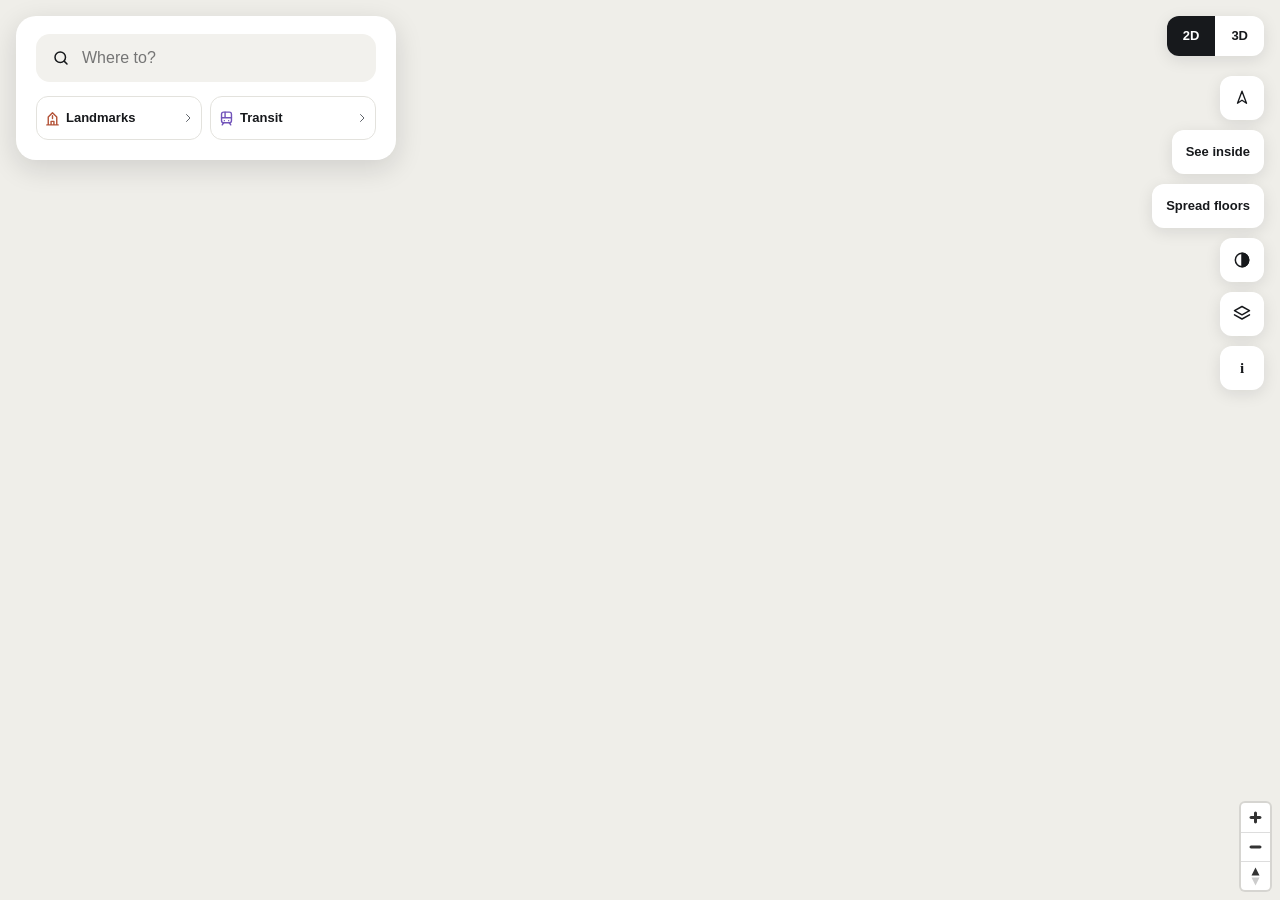
<file: index.html>
<!doctype html>
<html lang="en">
<head>
<meta charset="utf-8">
<meta name="viewport" content="width=device-width, initial-scale=1">
<title>Zed Maps</title>
<!-- The project's home is the global map. The first concept station that used to open here is concept.html. -->
<meta http-equiv="refresh" content="0; url=./map/index.html">
<script>location.replace('./map/index.html' + location.search + location.hash);</script>
</head>
<body>
<p><a href="./map/index.html">Open the map</a> · <a href="./concept.html">Concept station</a></p>
</body>
</html>
</file>
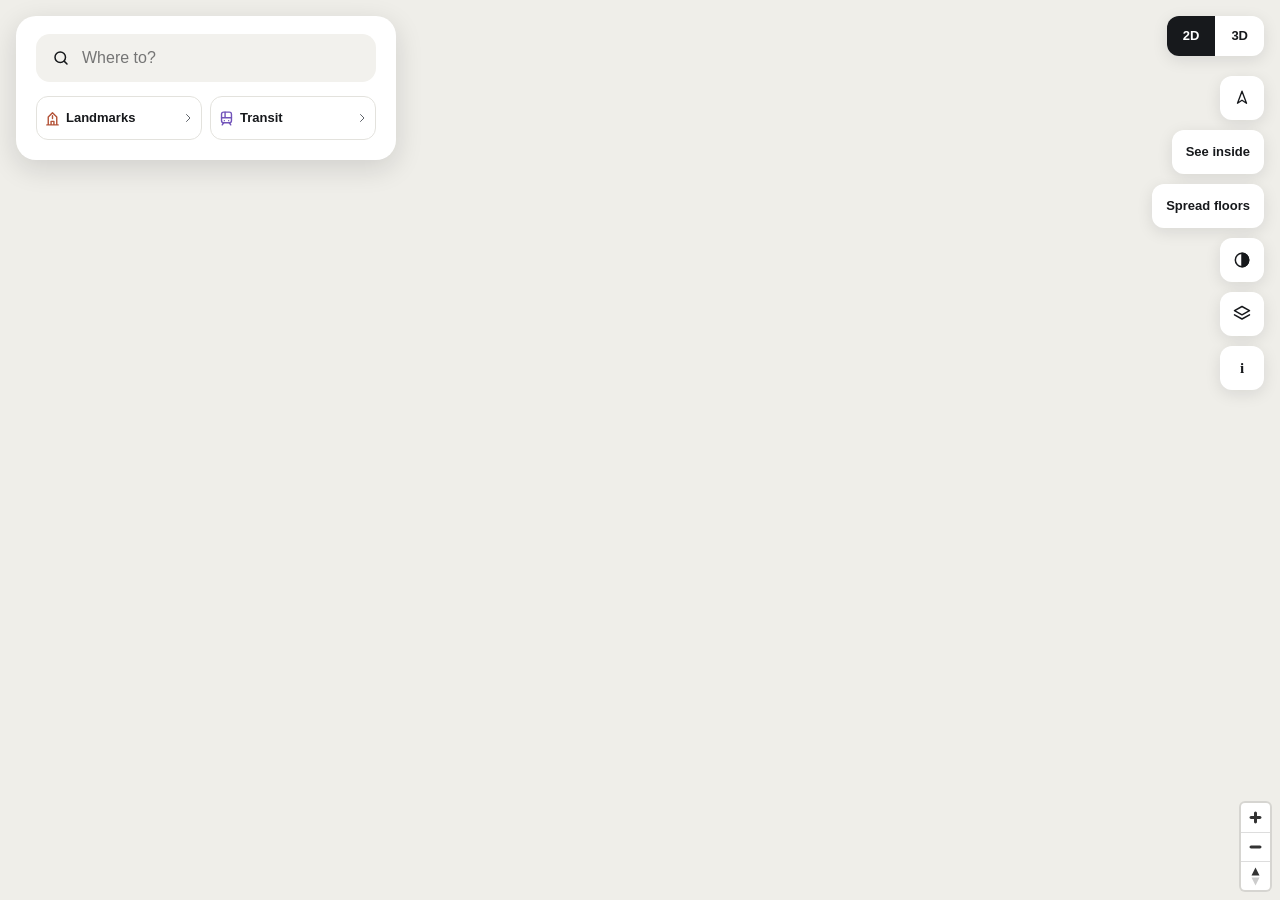
<file: map/index.html>
<!doctype html>
<html lang="en">
<head>
  <meta charset="utf-8">
  <meta name="viewport" content="width=device-width, initial-scale=1, viewport-fit=cover">
  <title>Zed Maps</title>
  <!-- display choice, settled before anything is drawn: interface (light / dark) and scene (day / night), each Auto unless chosen.
       Auto interface follows the device. Auto scene follows the interface: day with light, night with dark, so on Auto the two agree -->
  <script>
    (function () {
      var get = function (k) { try { return localStorage.getItem(k); } catch (e) { return null; } };
      var ui = get("zed.ui") || "auto", scene = get("zed.scene") || "auto", e = document.documentElement;
      // the same two rules, kept for the page to ask again when a choice changes (app.js, setDisplay)
      window.zedDisplay = {
        theme: function (p) { return p === "auto" ? (matchMedia("(prefers-color-scheme: dark)").matches ? "dark" : "light") : p; },
        scene: function (p, uiPref) { return p === "auto" ? (window.zedDisplay.theme(uiPref) === "dark" ? "night" : "day") : p; }
      };
      e.dataset.uiPref = ui; e.dataset.scenePref = scene;
      e.dataset.theme = window.zedDisplay.theme(ui);
      e.dataset.scene = window.zedDisplay.scene(scene, ui);
    })();
  </script>
  <meta name="description" content="From the subway to the door: arrival routes to 11 Manhattan landmarks, rebuilt from public evidence.">
  <!-- libraries ship with the site (web/vendor: MapLibre GL 4.7.1, BSD-3; three.js r160, MIT), fetched in parallel -->
  <!-- before any module or modulepreload: a cached preload resolves "three" at once, and fails without this map -->
  <script type="importmap">
    {
      "imports": {
        "three": "./vendor/three@0.160.0/build/three.module.min.js",
        "three/addons/": "./vendor/three@0.160.0/examples/jsm/",
        "../vendor/three.module.min.js": "./vendor/three@0.160.0/build/three.module.min.js",
        "./continuation.js": "./continuation.js?v=5b8f7ca2e3",
        "./penn-continuation.js": "./penn-continuation.js?v=ef05f94948",
        "./station-route-player.js": "./station-route-player.js?v=942fcf81c2",
        "./station-door-preview.js": "./station-door-preview.js?v=9e084ec2a5",
        "./station-fixtures.js": "./station-fixtures.js?v=e7e5880fd4",
        "./landmark.js": "./landmark.js?v=12b75b3168",
        "./entrances3d.js": "./entrances3d.js?v=ee4dd84a46",
        "./walker3d.js": "./walker3d.js?v=28aba42b0a",
        "./station3d.js": "./station3d.js?v=ab33850aa5",
        "./towers3d.js": "./towers3d.js?v=f59a71ef62",
        "./floorkit.js": "./floorkit.js?v=1e65d60056",
        "./symbols.js": "./symbols.js?v=61731e755e",
        "./journey.js": "./journey.js?v=9bc2f5fcc2",
        "./perf.js": "./perf.js?v=65faaaa38f",
        "./penn-map.js": "./penn-map.js?v=5572e8485d",
        "./penn-motion.js": "./penn-motion.js?v=3859ca25a8",
        "./cpt-station/station-fixtures.js": "./cpt-station/station-fixtures.js?v=b217499786",
        "./penn-station/anchors.js": "./penn-station/anchors.js?v=974dae663f",
        "./penn-station/app.js": "./penn-station/app.js?v=cc27887bb9",
        "./penn-station/circulation-layout.js": "./penn-station/circulation-layout.js?v=84020b2902",
        "./penn-station/connection-layout.js": "./penn-station/connection-layout.js?v=d50d7f58b3",
        "./penn-station/entrance-data.js": "./penn-station/entrance-data.js?v=603ab82eac",
        "./penn-station/entrance-model.js": "./penn-station/entrance-model.js?v=a371f87688",
        "./penn-station/exterior.js": "./penn-station/exterior.js?v=bad13c4ced",
        "./penn-station/floorkit.js": "./penn-station/floorkit.js?v=46db4ae176",
        "./penn-station/interior-clearance.js": "./penn-station/interior-clearance.js?v=3a7024638e",
        "./penn-station/journeys.js": "./penn-station/journeys.js?v=c8bd5a293e",
        "./penn-station/penn-interiors.js": "./penn-station/penn-interiors.js?v=6d173f5a48",
        "./penn-station/route-view.js": "./penn-station/route-view.js?v=9d15fada85",
        "./penn-station/scene.js": "./penn-station/scene.js?v=bd0ed01efe",
        "./penn-station/station-massing.js": "./penn-station/station-massing.js?v=3a7460b8b9",
        "./penn-station/subway-layout.js": "./penn-station/subway-layout.js?v=5c87955310",
        "./penn-station/upper-corridors.js": "./penn-station/upper-corridors.js?v=28abaacea8",
        "./hy-world.js": "./hy-world.js?v=2b658509fd",
        "./trip-card.js": "./trip-card.js?v=572c0e8314",
        "./grand-central-terminal/exterior.js": "./grand-central-terminal/exterior.js?v=4c770ef0ba",
        "./grand-central-terminal/architectural-details.js": "./grand-central-terminal/architectural-details.js?v=e3277c3f92",
        "./wtc/tower-exterior.js": "./wtc/tower-exterior.js?v=c2fe045415",
        "./wtc/tower.js": "./wtc/tower.js?v=111780d572",
        "./wtc/oculus-exterior.js": "./wtc/oculus-exterior.js?v=22ed21a34d"
      }
    }
  </script>
  <link rel="preconnect" href="https://tiles.openfreemap.org" crossorigin>
  <link rel="preload" href="vendor/maplibre-gl@4.7.1/dist/maplibre-gl.js" as="script">
  <link rel="modulepreload" href="vendor/three@0.160.0/build/three.module.min.js">
  <link rel="modulepreload" href="vendor/three@0.160.0/examples/jsm/loaders/GLTFLoader.js">
  <link rel="modulepreload" href="vendor/three@0.160.0/examples/jsm/utils/BufferGeometryUtils.js">
  <link rel="stylesheet" href="vendor/maplibre-gl@4.7.1/dist/maplibre-gl.css">
  <link rel="stylesheet" href="style.css?v=0378420141">
</head>
<!-- One question at a time (research/design/ui-spec-2026-11-05.md):
     explore (where to?) -> landmark (where inside?) -> route (from -> to) -> step (one step). Details open on demand. -->
<body data-ui="explore">
  <div id="map"></div>
  <div id="floor-labels" class="floor-labels" aria-hidden="true"></div>

  <!-- The route the router reads: start, destination and the two options. The panel and sheets set these. -->
  <div id="model" hidden>
    <select id="from" aria-label="Start"></select>
    <select id="to" aria-label="Destination"></select>
    <input type="checkbox" id="badge" aria-label="Badge or ticket">
    <input type="checkbox" id="accessible" aria-label="Step-free">
  </div>

  <aside id="panel" class="panel" aria-label="Directions">
    <button type="button" class="handle" id="handle" aria-label="Show or hide the panel" aria-expanded="true"><span></span></button>

    <!-- S0 · explore -->
    <section class="state" data-for="explore">
      <label class="search">
        <svg viewBox="0 0 24 24" aria-hidden="true"><circle cx="11" cy="11" r="7"/><path d="M20 20l-3.5-3.5"/></svg>
        <input id="search" type="search" placeholder="Where to?" autocomplete="off" aria-label="Search landmarks and stations">
      </label>
      <div class="home-categories" role="group" aria-label="Browse places">
        <div class="home-category home-category--landmarks">
          <button class="home-category-bar" type="button" data-home-category="landmarks" aria-expanded="false" aria-controls="chips">
            <svg class="home-category-icon" viewBox="0 0 24 24" aria-hidden="true"><path d="M4 21h16M6 21V10l6-6 6 6v11M10 21v-5h4v5M12 8v4"/></svg>
            <span>Landmarks</span>
            <svg class="home-category-chevron" viewBox="0 0 24 24" aria-hidden="true"><path d="m9 5 7 7-7 7"/></svg>
          </button>
          <div class="home-results" id="chips" role="group" aria-label="Landmark results" hidden></div>
        </div>
        <div class="home-category home-category--transit">
          <button class="home-category-bar" type="button" data-home-category="transit" aria-expanded="false" aria-controls="stations-list">
            <svg class="home-category-icon" viewBox="0 0 24 24" aria-hidden="true"><rect x="5" y="3" width="14" height="15" rx="3"/><path d="M5 11h14m-9-8v8M8 18l-2 3m10-3 2 3M9 15h.01m6 0h.01"/></svg>
            <span>Transit</span>
            <svg class="home-category-chevron" viewBox="0 0 24 24" aria-hidden="true"><path d="m9 5 7 7-7 7"/></svg>
          </button>
          <div class="home-results" id="stations-list" role="group" aria-label="Transit results" hidden></div>
        </div>
      </div>
      <p id="home-empty" role="status" hidden>No matching places</p>
    </section>

    <!-- S1 · landmark -->
    <section class="state" data-for="landmark">
      <div class="head">
        <button type="button" class="icon" data-back aria-label="All landmarks"><svg viewBox="0 0 24 24" aria-hidden="true"><path d="M15 5l-7 7 7 7"/></svg></button>
        <h1 id="lm-name"></h1>
        <button type="button" class="icon info" data-open="about" aria-label="About this landmark">i</button>
      </div>
      <p class="sub" id="lm-sub"></p>
      <p class="eyebrow">Where inside?</p>
      <div id="dests" class="choices" role="radiogroup" aria-label="Destination"></div>
      <button type="button" class="row" data-open="from">
        <span class="k" id="lm-from-k">From</span><span class="v" id="lm-from"></span><span class="act">Change</span>
      </button>
      <button type="button" class="primary" id="show-route">Show route</button>
    </section>

    <!-- S2 + S3 · the trip: from -> to (on phones it floats at the top of the screen) -->
    <section class="trip" data-for="route step" aria-label="Trip">
      <button type="button" class="icon" data-back aria-label="Back"><svg viewBox="0 0 24 24" aria-hidden="true"><path d="M15 5l-7 7 7 7"/></svg></button>
      <div class="ends">
        <button type="button" class="end" data-open="from"><span class="o" aria-hidden="true"></span><span class="lbl" id="trip-from-k">From</span><span id="trip-from"></span></button>
        <button type="button" class="end" data-open="to"><span class="d" aria-hidden="true"></span><span class="lbl" id="trip-to-k">To</span><span id="trip-to"></span></button>
        <div id="third-place-slot" class="trip-stop" hidden></div>
      </div>
      <div class="trip-tools">
      <button type="button" class="icon swap-direction" id="swap" aria-pressed="false" aria-label="Swap: leaving instead of arriving">
        <svg viewBox="0 0 24 24" aria-hidden="true"><path d="M8 4v16M4 8l4-4 4 4M16 20V4M12 16l4 4 4-4"/></svg>
      </button>
      <button type="button" class="icon add-stop" id="add-stop" aria-label="Add another stop" aria-expanded="false" aria-controls="third-place-slot" hidden>
        <svg viewBox="0 0 24 24" aria-hidden="true"><path d="M12 5v14M5 12h14"/></svg>
      </button>
      </div>
    </section>
    <div class="opts" data-for="route" role="group" aria-label="Options">
      <button type="button" class="opt" id="opt-free" aria-pressed="false">Step-free</button>
      <button type="button" class="opt" id="opt-badge" aria-pressed="false">I have a badge</button>
    </div>

    <!-- S2 · route -->
    <section class="state" data-for="route">
      <p class="big"><span id="rt-time"></span><span class="split" id="rt-split"></span></p>
      <p class="note" id="rt-note" hidden></p>
      <button type="button" class="meter" id="rt-meter" data-open="evidence"></button>
      <ol id="segments" class="segments"></ol>
      <div class="actions">
        <button type="button" class="primary" id="start">Start</button>
        <button type="button" class="secondary playbtn" id="play" aria-pressed="false"><svg class="i-play" viewBox="0 0 24 24" aria-hidden="true"><path d="M8 5l11 7-11 7z"/></svg><span>Play</span></button>
      </div>
    </section>

    <!-- S3 · one step -->
    <section class="state" data-for="step">
      <!-- while a preview runs (playing or paused): say so, and offer restart and end -->
      <div class="playbar" id="playbar" hidden>
        <span class="mono" id="pb-label">PREVIEW</span>
        <button type="button" class="pb" id="restart"><svg viewBox="0 0 24 24" aria-hidden="true"><path d="M4 4v6h6"/><path d="M5.5 15a7 7 0 1 0 1.6-7.3L4 10"/></svg>Restart</button>
        <button type="button" class="pb" id="end-play"><svg viewBox="0 0 24 24" aria-hidden="true"><path d="M6 6l12 12M18 6L6 18"/></svg>End preview</button>
      </div>
      <div id="route-view-modes" hidden>
        <button type="button" class="pb" id="route-global" aria-pressed="true">Global</button>
        <button type="button" class="pb" id="route-segmented" aria-pressed="false">Segmented</button>
        <span id="route-scene-name"></span>
        <button type="button" class="pb" id="route-follow">Follow me</button>
        <small id="route-next"></small>
        <input id="route-scrub" type="range" min="0" value="0" aria-label="Route step">
      </div>
      <div class="step-head"><span id="st-seg"></span><span class="mono" id="st-count"></span>
        <button type="button" class="speed" id="speed" title="Playback speed" aria-label="Playback speed: 1 times">1×</button></div>
      <div class="progress" id="st-progress" aria-hidden="true"></div>
      <div class="step-main">
        <p class="step-text" id="st-text" aria-live="polite"></p>
        <button type="button" class="thumb" id="st-thumb" data-open="sources" aria-label="Photo of this spot" hidden><img id="st-img" alt="" decoding="async"></button>
      </div>
      <p class="meta"><span id="st-meta"></span><button type="button" class="mark" id="st-mark" data-open="sources"></button></p>
      <p class="tip" id="st-tip" hidden></p>
      <p class="credit" id="st-credit" hidden></p>
      <button type="button" class="secondary handoff" id="handoff" hidden></button>
      <div class="actions">
        <button type="button" class="secondary square" id="prev" aria-label="Previous step"><svg viewBox="0 0 24 24" aria-hidden="true"><path d="M15 5l-7 7 7 7"/></svg></button>
        <button type="button" class="secondary square playbtn" id="play-step" aria-pressed="false" aria-label="Play the route from here"><svg class="i-play" viewBox="0 0 24 24" aria-hidden="true"><path d="M8 5l11 7-11 7z"/></svg><svg class="i-pause" viewBox="0 0 24 24" aria-hidden="true"><path d="M8 5v14M16 5v14"/></svg><span id="preview-step-label" hidden>Preview route</span></button>
        <button type="button" class="primary" id="next">Next</button>
      </div>
      <button type="button" class="link" data-open="steps">All steps</button>
    </section>
  </aside>

  <!-- map controls: one stack on the right edge -->
  <div class="controls" id="controls">
    <div class="seg" role="group" aria-label="View">
      <button type="button" id="btn2d" aria-pressed="true" title="Floor plan, step by step">2D</button>
      <button type="button" id="btn3d" aria-pressed="false" title="The building and the whole journey in 3D">3D</button>
    </div>
    <div id="levels" class="levels" role="group" aria-label="Floor"></div>
    <button type="button" class="ctl heading" id="heading" data-mode="grid" aria-label="Map turns: grid up. Tap to face your way">
      <svg viewBox="0 0 24 24" aria-hidden="true"><path d="M12 3l6 16-6-4-6 4z"/></svg>
    </button>
    <button type="button" class="ctl text" id="xray" aria-pressed="false">See inside</button>
    <button type="button" class="ctl text" id="explode" aria-pressed="false" title="Spread the route's floors apart at schematic spacing">Spread floors</button>
    <button type="button" class="ctl text" id="floors-btn" hidden title="Every floor of the buildings, with core and layout">All floors</button>
    <button type="button" class="ctl" data-open="display" aria-label="Display: light or dark, day or night">
      <svg viewBox="0 0 24 24" aria-hidden="true"><circle cx="12" cy="12" r="8"/><path d="M12 4a8 8 0 0 1 0 16z" fill="currentColor"/></svg>
    </button>
    <button type="button" class="ctl" data-open="layers" aria-label="Map layers and key">
      <svg viewBox="0 0 24 24" aria-hidden="true"><path d="M12 3l9 5-9 5-9-5 9-5z"/><path d="M3 13l9 5 9-5"/></svg>
    </button>
    <button type="button" class="ctl info" data-open="about" aria-label="About this map">i</button>
  </div>

  <p class="toast" id="toast" role="status" hidden></p>

  <!-- details on demand: a sheet on phones, a drawer on the right on wider screens -->
  <div class="scrim" id="scrim" hidden></div>
  <iframe id="route-scene" title="Route interior" hidden></iframe>
  <div id="floors-view" role="dialog" aria-label="All floors" hidden></div>
  <section class="sheet" id="sheet" role="dialog" aria-labelledby="sheet-title" hidden>
    <div class="sheet-top">
      <h2 id="sheet-title"></h2>
      <button type="button" class="icon" id="sheet-close" aria-label="Close"><svg viewBox="0 0 24 24" aria-hidden="true"><path d="M6 6l12 12M18 6L6 18"/></svg></button>
    </div>
    <div class="sheet-body">
      <div data-pane="from" data-title="Start from">
        <p class="detail" id="from-hint"></p>
        <div id="starts" class="entrances" role="radiogroup" aria-label="Subway entrance"></div>
        <p class="fine" id="from-note"></p>
      </div>
      <div data-pane="to" data-title="Where inside?"><div id="targets" class="list"></div></div>
      <div data-pane="sources" data-title="How we know this step">
        <figure class="photo" id="src-photo" hidden><img id="src-img" alt="" decoding="async"><figcaption id="src-cap"></figcaption></figure>
        <div id="src-tiers" class="tiers"></div>
        <div id="src-detail" class="detail"></div>
      </div>
      <div data-pane="evidence" data-title="How we know this route">
        <div id="ev-route" class="tiers"></div>
        <p class="detail">Every step is labelled twice: <b>what you do</b> (from the operator's or the MTA's own visitor information, or assumed) and <b>where</b> (placed from a public map, or assumed). Indoor layouts are not official building data.</p>
        <p class="links"><a id="evidence-link" href="evidence.html">Every step of this route, with sources →</a></p>
      </div>
      <div data-pane="steps" data-title="All steps"><ol id="steps" class="steps"></ol></div>
      <div data-pane="display" data-title="Display">
        <p class="display-k">Interface</p>
        <div class="display-row" role="group" aria-label="Interface">
          <button type="button" class="opt" data-display="ui:auto">Auto</button>
          <button type="button" class="opt" data-display="ui:light">Light</button>
          <button type="button" class="opt" data-display="ui:dark">Dark</button>
        </div>
        <p class="display-k">Scene</p>
        <div class="display-row" role="group" aria-label="Scene">
          <button type="button" class="opt" data-display="scene:auto">Auto</button>
          <button type="button" class="opt" data-display="scene:day">Day</button>
          <button type="button" class="opt" data-display="scene:night">Night</button>
        </div>
        <p class="display-note">On Auto the interface follows this device, and the scene follows the interface: day with light, night with dark. Changing the scene draws the map again and keeps your place.</p>
      </div>
      <div data-pane="layers" data-title="Map">
        <label class="switch"><input type="checkbox" id="prov"> Colour rooms, doors and lifts by evidence</label>
        <div id="prov-legend" class="prov-legend" hidden></div>
        <ul class="legend">
          <li><span class="sw sw-target"></span>The selected landmark (the other ten in a softer tone)</li>
          <li><span class="ln ln-route"></span>Your route: current step dark blue, next steps light blue, done grey</li>
          <li><span class="dot dot-subway"></span>Subway entrance: stairs (dark), street elevator (blue, step-free), in-building passage (grey); a ring marks your route's exit</li>
          <li><svg class="pin3d" viewBox="0 0 14 20" aria-hidden="true"><path fill-rule="evenodd" d="M7 19.5 L1.6 10.9 A6 6 0 1 1 12.4 10.9 Z M7 4.4 A2.6 2.6 0 1 0 7 9.6 A2.6 2.6 0 1 0 7 4.4 Z"/></svg>In 3D, pins mark the entrances; your route's is larger, in the start colour. Tap one to start from it</li>
          <li><span class="ln ln-gate"></span>Security turnstiles</li>
          <li><span class="ln ln-platform"></span>Subway platforms under the selected station (OpenStreetMap)</li>
          <li><span class="ln ln-passage"></span>Underground passages, where OpenStreetMap maps them</li>
        </ul>
      </div>
      <div data-pane="about" data-title="About this map">
        <div id="exterior-note" class="detail"></div>
        <p class="detail"><b>Every step is labelled by its evidence:</b> official source (NYC, MTA or the operator's own visitor information), rebuilt from public maps (OpenStreetMap), or scenario (assumed). "What you do" and "where" are labelled separately: a step can be officially documented while its exact position inside is approximate.</p>
        <p class="detail">Tower exteriors are built from OpenStreetMap 3D building parts; Avery Hall and the Columbia campus come from the city's own 3D model (NYC 3-D Building Model, 2014), on ground built from USGS LiDAR and the city's surveyed spot heights. Every Manhattan building comes from NYC Building Footprints. Facade patterns and colours are stylised unless a source gives the material.</p>
        <p class="links"><a href="evidence.html">Route evidence tables →</a> · <a id="qa-link" href="qa.html">Data quality report →</a></p>
        <p class="fine">Step photos: Wikimedia Commons contributors (author and licence on each photo). Data: NYC Open Data (Building Footprints, 3-D Building Model, Planimetric elevations) · USGS 3DEP and LiDAR · MTA Subway Entrances and Exits 2024 · © OpenStreetMap contributors (ODbL).</p>
      </div>
    </div>
  </section>

  <script defer src="vendor/maplibre-gl@4.7.1/dist/maplibre-gl.js"></script>
  <script type="module" src="app.js?v=634ee1fea6"></script>
</body>
</html>
</file>
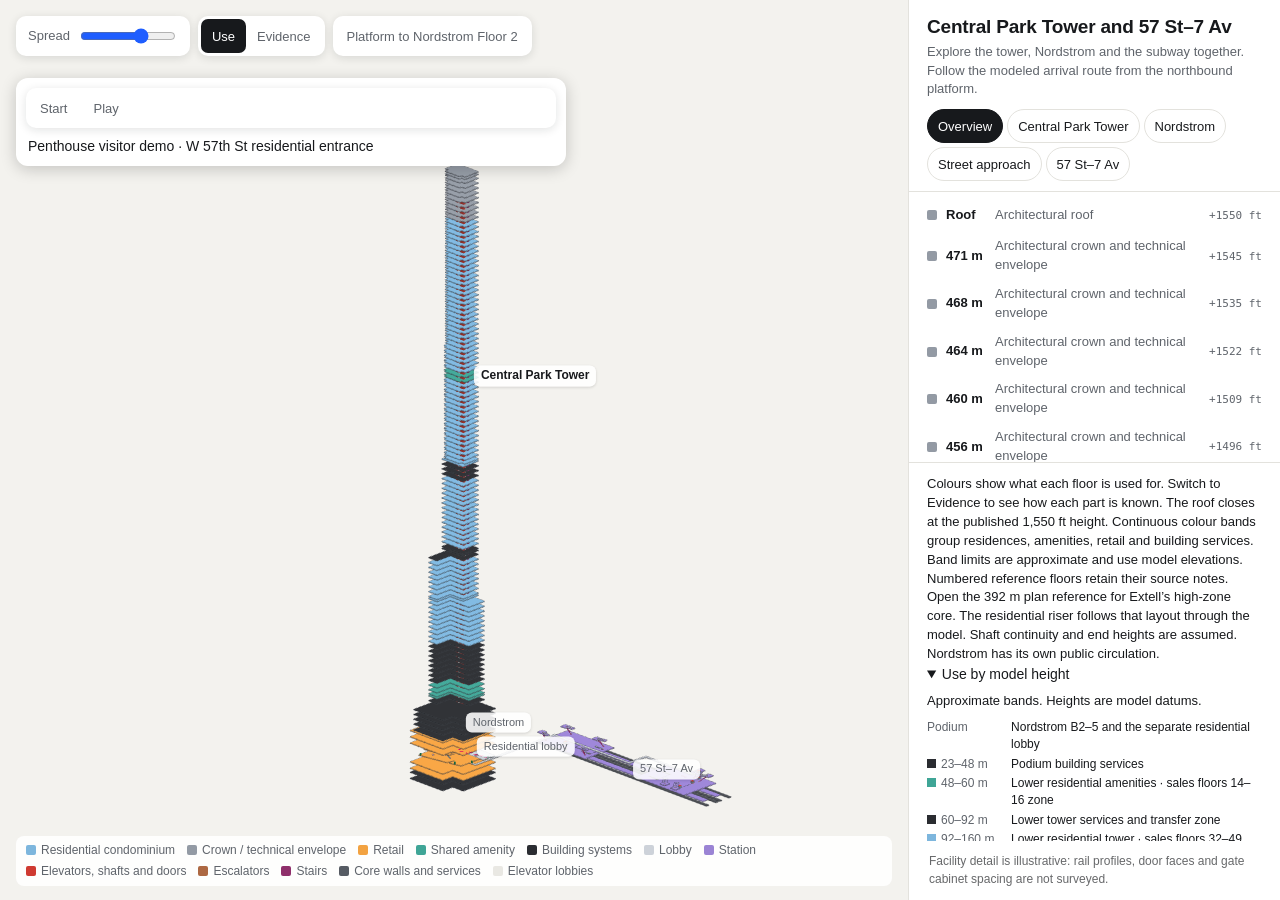
<file: map/cpt-station/index.html>
<!doctype html>
<html lang="en">
<head>
  <base href="../">
  <meta charset="utf-8">
  <meta name="viewport" content="width=device-width, initial-scale=1">
  <title>Floor by Floor</title>
  <style>
    :root {
      color-scheme: light dark;
      --bg: #f3f2ee; --card: #ffffff; --ink: #17191c; --muted: #5f646b; --line: #e3e2dd; --soft: #f2f1ed;
      --action: #1f5eff; --action-ink: #ffffff; --action-soft: #eef3ff; --route: #e0115f;
      --sys-structure: #1f4e8c; --sys-brace: #c8413a; --sys-mep: #2f9e94; --sys-vertical: #e8862e; --sys-facade: #c9b38a; --sys-public: #e3b93c; --sys-tenant: #e7e5df; --lirr: #2f9e94; --office: #7db6dd; --condo: #7db6dd; --unknown: #939aa4; --retail: #f2a241; --dining: #ea8a3f; --plant: #2a2c31; --amenity: #3fa596; --lobby: #cdd2d9; --observation: #ec8d97; --event: #cfa8df; --terrace: #7fb96c; --transit: #9a83d4; --track: #4a4d52;
      --escalators: #ad6842; --elevators: #cf3a31; --stairs: #8f2f6b; --service: #565b63; --restrooms: #b4bcc8; --corelobby: #e9e8e3; --desk: #2f6387; --room: #4d8db5; --meeting: #5f7fd0; --corridor: #fbe3bd; --edgeroom: #e9a9bd; --edgeshaft: #e8590c; --door: #1f7a4d; --gate: #b42318; --steps: #6b4f8f; --glassfloor: #bfe8ff; --glasswall: #9fd4ee;
      --tier-official: #1e7f4f; --tier-rebuilt: #2b6cb0; --tier-scenario: #b45309; --edge: #3f4349;
      --font: -apple-system, BlinkMacSystemFont, "SF Pro Text", "Inter", "Segoe UI", Helvetica, Arial, sans-serif;
      --mono: ui-monospace, "SF Mono", "IBM Plex Mono", Menlo, monospace;
    }
    @media (prefers-color-scheme: dark) {
      :root:not([data-theme="light"]) {
        --bg: #151514; --card: #1c1d20; --ink: #eeede9; --muted: #a3a29d; --line: #2e2f33; --soft: #26272b;
        --action: #6d97ff; --action-ink: #0d1014; --action-soft: #1c2740; --route: #ff5c9a;
        --plant: #55585f; --lobby: #8f949c; --corelobby: #6c6d6b; --corridor: #6d5a3c; --edgeroom: #b5688a; --edgeshaft: #ff8a3d; --door: #3ecf8e; --gate: #f0806f; --steps: #a98fd0; --service: #70757e; --restrooms: #8d95a1; --desk: #a8d3ef; --room: #5f9bc2;
        --tier-official: #5fc48f; --tier-rebuilt: #7fb0e8; --tier-scenario: #f0a457; --edge: #c5c4bf;
      }
    }
    * { box-sizing: border-box; }
    html, body { margin: 0; height: 100%; background: var(--bg); color: var(--ink); font: 14px/1.45 var(--font); }
    #app { display: grid; grid-template-columns: minmax(0, 1fr) 372px; height: 100%; }
    #stage { position: relative; min-height: 0; overflow: hidden; }
    #stage canvas { display: block; position: absolute; inset: 0; touch-action: none; }
    #labels { position: absolute; inset: 0; pointer-events: none; overflow: hidden; }
    .lbl { position: absolute; left: 0; top: 0; white-space: nowrap; font-size: 12px; font-weight: 600; padding: 2px 7px; border-radius: 6px;
      background: color-mix(in srgb, var(--card) 88%, transparent); color: var(--ink); box-shadow: 0 1px 3px rgba(0, 0, 0, .14); }
    .lbl.small { font-weight: 500; font-size: 11px; color: var(--muted); }
    #hover { position: absolute; left: 0; top: 0; pointer-events: none; font-size: 12px; padding: 3px 8px; border-radius: 6px; background: var(--ink); color: var(--card); white-space: nowrap; }
    #toolbar { position: absolute; left: 16px; top: 16px; right: 16px; display: flex; gap: 8px; flex-wrap: wrap; align-items: center; }
    .seg { display: inline-flex; background: var(--card); border-radius: 10px; padding: 3px; box-shadow: 0 2px 10px rgba(20, 22, 26, .12); }
    .seg button { border: 0; background: none; color: var(--muted); font: 500 13px var(--font); padding: 6px 11px; min-height: 34px; border-radius: 7px; cursor: pointer; }
    .seg button[aria-pressed="true"] { background: var(--ink); color: var(--card); }
    .spread { display: inline-flex; align-items: center; gap: 8px; background: var(--card); border-radius: 10px; padding: 3px 12px; min-height: 40px; box-shadow: 0 2px 10px rgba(20, 22, 26, .12); font-size: 13px; color: var(--muted); }
    .spread input { width: 96px; accent-color: var(--action); }
    #close { margin-left: auto; border: 0; background: var(--ink); color: var(--card); font: 500 13px var(--font); padding: 8px 14px; min-height: 40px; border-radius: 10px; cursor: pointer; }
    #close[hidden] { display: none; }
    #legend { position: absolute; left: 16px; bottom: 14px; display: flex; flex-wrap: wrap; gap: 3px 12px; max-width: calc(100% - 32px); padding: 6px 10px; font-size: 12px; color: var(--muted);
      background: color-mix(in srgb, var(--card) 88%, transparent); border-radius: 8px; }
    #legend i { display: inline-block; width: 10px; height: 10px; border-radius: 2px; margin-right: 5px; vertical-align: -1px; }
    #panel { background: var(--card); border-left: 1px solid var(--line); min-height: 0; display: grid; grid-template-rows: auto minmax(120px, 30%) minmax(0, 1fr); }
    #head { padding: 16px 18px 10px; border-bottom: 1px solid var(--line); }
    h1 { font-size: 19px; line-height: 1.2; margin: 0; letter-spacing: -.01em; }
    .sub { color: var(--muted); font-size: 13px; margin: 4px 0 0; }
    #tabs { display: flex; gap: 4px; flex-wrap: wrap; margin-top: 10px; }
    #floor-actions { display: flex; gap: 4px; flex-wrap: wrap; margin-top: 6px; align-items: center; }
    #floor-actions[hidden] { display: none; }
    #floor-actions small { color: var(--muted); }
    #floor-actions button, #tabs button { border: 1px solid var(--line); background: none; color: var(--ink); font: 500 13px var(--font); padding: 5px 10px; min-height: 34px; border-radius: 999px; cursor: pointer; }
    #floor-actions button[aria-pressed="true"], #tabs button[aria-pressed="true"] { background: var(--ink); color: var(--card); border-color: var(--ink); }
    #detail { padding: 12px 18px 24px; overflow-y: auto; min-height: 0; border-top: 1px solid var(--line); }
    #detail h2 { font-size: 16px; margin: 0; }
    #detail .facts { margin: 8px 0 0; display: grid; grid-template-columns: auto 1fr; gap: 2px 10px; font-size: 12px; }
    #detail .facts dt { color: var(--muted); } #detail .facts dd { margin: 0; }
    #detail p { margin: 8px 0 0; font-size: 13px; }
    #detail ul { margin: 6px 0 0; padding-left: 16px; font-size: 12px; } #detail a { color: inherit; }
    #plan { display: block; width: 100%; height: auto; max-height: 340px; margin-top: 10px; background: var(--soft); border-radius: 10px; }
    #plan text { font-family: var(--font); fill: var(--muted); }
    .keys { display: flex; flex-wrap: wrap; gap: 2px 10px; margin-top: 8px; font-size: 11.5px; color: var(--muted); }
    .keys i { display: inline-block; width: 9px; height: 9px; border-radius: 2px; margin-right: 4px; vertical-align: -1px; }
    .tier { display: inline-block; font-size: 11px; font-weight: 600; padding: 1px 7px; border-radius: 999px; margin: 6px 4px 0 0; color: var(--c); background: color-mix(in srgb, var(--c) 13%, transparent); }
    .tier[data-t="official"] { --c: var(--tier-official); } .tier[data-t="rebuilt"] { --c: var(--tier-rebuilt); } .tier[data-t="scenario"] { --c: var(--tier-scenario); }
    #floors { padding: 6px 8px; overflow-y: auto; min-height: 0; }
    .row { display: flex; align-items: center; gap: 9px; width: 100%; padding: 5px 10px; min-height: 34px; border: 0; background: none; color: inherit; font: inherit; font-size: 13px; text-align: left; border-radius: 8px; cursor: pointer; }
    .row:hover { background: var(--soft); }
    .row[aria-pressed="true"] { background: var(--action-soft); }
    .row i { flex: none; width: 10px; height: 10px; border-radius: 2px; }
    .row b { font-weight: 600; min-width: 40px; font-variant-numeric: tabular-nums; } .row span { flex: 1; color: var(--muted); }
    .row small { font: 11px var(--mono); color: var(--muted); }
    @media (max-width: 760px) {
      #app { grid-template-columns: 1fr; grid-template-rows: minmax(300px, 52%) minmax(0, 1fr); }
      #panel { border-left: 0; border-top: 1px solid var(--line); grid-template-rows: auto minmax(96px, 26%) minmax(0, 1fr); }
      #head { padding: 10px 14px 8px; } #head .sub { display: none; } #tabs { margin-top: 0; } #tabs button { padding: 4px 9px; }
      h1 { display: none; }
      #toolbar { left: 8px; right: 8px; top: 8px; gap: 6px; } .spread input { width: 70px; }
      #legend { display: none; }
    }
  </style>
</head>
<body>
  <div id="app">
    <div id="stage">
      <div id="labels" aria-hidden="true"></div>
      <div id="hover" hidden></div>
      <div id="toolbar">
        <label class="spread">Spread <input id="spread" type="range" min="0" max="1.5" step="0.05" value="1" aria-label="Spread the floors apart"></label>
        <div class="seg" id="modes" role="group" aria-label="Colour">
          <button data-mode="use" aria-pressed="true">Use</button>
          <button data-mode="evidence" aria-pressed="false">Evidence</button>
          <button data-mode="systems" aria-pressed="false" hidden>Systems</button>
        </div>
        <div class="seg" role="group" aria-label="Route"><button id="route-btn" aria-pressed="true">Edge route</button></div>
        <button id="close" hidden>Back to map</button>
      </div>
      <div id="legend"></div>
    </div>
    <aside id="panel">
      <div id="head">
        <h1 id="page-title">Floor by floor</h1>
        <p class="sub" id="page-sub"></p>
        <div id="tabs" role="group" aria-label="Building"></div>
        <div id="floor-actions" hidden>
          <button id="floor-context" aria-pressed="false">Isolate floor</button>
          <button id="locate-floor">Locate floor</button>
          <small id="floor-offscreen" hidden>Selected floor is out of view</small>
        </div>
      </div>
      <div id="floors"></div>
      <div id="detail"></div>
    </aside>
  </div>

  <script>
    // Opened as a file, the browser blocks the model's scripts and data: say so instead of showing an empty page
    if (location.protocol === "file:") {
      document.getElementById("detail").innerHTML = "<p style=\"margin:0\"><b>This page needs the local server.</b> Run it from the project folder, then open <code>http://localhost:8767/building.html</code>.</p>";
    }
  </script>
  <script type="importmap">
    {
      "imports": {
        "three": "./vendor/three@0.160.0/build/three.module.min.js",
        "three/addons/": "./vendor/three@0.160.0/examples/jsm/",
        "./continuation.js": "./continuation.js?v=5b8f7ca2e3",
        "./penn-continuation.js": "./penn-continuation.js?v=ef05f94948",
        "./station-route-player.js": "./station-route-player.js?v=0794041c3d",
        "./station-fixtures.js": "./station-fixtures.js?v=36cefa21d2",
        "./landmark.js": "./landmark.js?v=754232c5ce",
        "./entrances3d.js": "./entrances3d.js?v=ee4dd84a46",
        "./walker3d.js": "./walker3d.js?v=db73e1e2a0",
        "./station3d.js": "./station3d.js?v=ab33850aa5",
        "./towers3d.js": "./towers3d.js?v=f59a71ef62",
        "./floorkit.js": "./floorkit.js?v=c44076039d",
        "./symbols.js": "./symbols.js?v=13e20a81fa",
        "./journey.js": "./journey.js?v=9bc2f5fcc2",
        "./perf.js": "./perf.js?v=65faaaa38f",
        "./penn-map.js": "./penn-map.js?v=557b85dc2e",
        "./penn-motion.js": "./penn-motion.js?v=3859ca25a8",
        "./cpt-station/station-fixtures.js": "./cpt-station/station-fixtures.js?v=b217499786",
        "./penn-station/anchors.js": "./penn-station/anchors.js?v=974dae663f",
        "./penn-station/app.js": "./penn-station/app.js?v=caa1bc8408",
        "./penn-station/circulation-layout.js": "./penn-station/circulation-layout.js?v=84020b2902",
        "./penn-station/connection-layout.js": "./penn-station/connection-layout.js?v=d50d7f58b3",
        "./penn-station/entrance-data.js": "./penn-station/entrance-data.js?v=603ab82eac",
        "./penn-station/entrance-model.js": "./penn-station/entrance-model.js?v=a371f87688",
        "./penn-station/exterior.js": "./penn-station/exterior.js?v=bad13c4ced",
        "./penn-station/floorkit.js": "./penn-station/floorkit.js?v=46db4ae176",
        "./penn-station/interior-clearance.js": "./penn-station/interior-clearance.js?v=3a7024638e",
        "./penn-station/journeys.js": "./penn-station/journeys.js?v=c8bd5a293e",
        "./penn-station/penn-interiors.js": "./penn-station/penn-interiors.js?v=6d173f5a48",
        "./penn-station/route-view.js": "./penn-station/route-view.js?v=9d15fada85",
        "./penn-station/scene.js": "./penn-station/scene.js?v=bd0ed01efe",
        "./penn-station/station-massing.js": "./penn-station/station-massing.js?v=3a7460b8b9",
        "./penn-station/subway-layout.js": "./penn-station/subway-layout.js?v=5c87955310",
        "./penn-station/upper-corridors.js": "./penn-station/upper-corridors.js?v=28abaacea8"
      }
    }
  </script>
  <script type="module">
    // A building and its station as an exploded drawing, with a plan of any floor (scripts/build_buildings.py, scripts/build_ov_floors.py).
    import * as THREE from "three";
    import { visitorNavigation } from "./cpt-station/visitor-navigation.js";
    import { OrbitControls } from "three/addons/controls/OrbitControls.js";
    import { stationRoutePlayer } from "./station-route-player.js";
    import { facility, fareGates, openingGuards, landingPortal, heraldRailDetail, FIXTURE_NOTE } from "./cpt-station/station-fixtures.js";
    import { FT, ZONE_GAP, CORE_COLOR, floorOrder, spreadOffset, floorParts, desksMesh, layoutOf, coreBlocks as blocksOf, crownShapes, prism, edgeShaftSpan, edgeShaftGeo, blockGeo, onPlate, wallSegmentsGeo } from "./floorkit.js";

    const $ = (id) => document.getElementById(id);
    const esc = (s) => String(s ?? "").replace(/[&<>"]/g, (c) => ({ "&": "&amp;", "<": "&lt;", ">": "&gt;", '"': "&quot;" }[c]));
    const cssv = (name) => getComputedStyle(document.documentElement).getPropertyValue(name).trim();
    const params = new URLSearchParams(location.search);
    // Which model: each one's own wording and where its camera stands
    const VIEWS = {
      "hudson-yards": {
        title: "Hudson Yards, floor by floor", sub: "Two towers, The Shops between them, and the 7 station below. Tap a floor to open it.",
        tabs: { hy30: "30 Hudson Yards", hy10: "10 Hudson Yards", shops: "The Shops", station: "7 station" }, first: "hy30",
        center: [-20, -150], azimuth: -62, heightFrom: "10th Ave", observation: "Edge", routeWord: "Edge route",
        labels: [["30 Hudson Yards", "", "hy30:60", 8], ["10 Hudson Yards", "", "hy10:30", 8], ["The Shops", "", "shops:L4", 4], ["7 station", "", "station:LM", 6], ["Edge, Level 100", "small", "hy30:100", 14], ["Sky lobby, 35", "small", "hy30:35", 4], ["Lobby", "small", "hy30:1L", 4]],
        streets: { hy30: [["middle", "top", "33rd St"], ["end", "mid", "10th Ave"], ["start", "mid", "Hudson Blvd"]], hy10: [["end", "mid", "10th Ave"], ["middle", "bottom", "High Line, 30th St"]], shops: [["end", "mid", "10th Ave"], ["start", "mid", "Public Square"]] },
      },
      "one-vanderbilt": {
        title: "One Vanderbilt, floor by floor", sub: "Every floor from the building's own plans, Grand Central–42 St below, and the Long Island Rail Road under that. Tap a floor to open it.",
        tabs: { ov: "One Vanderbilt", station: "Grand Central–42 St", lirr: "LIRR" }, first: "ov",
        center: [75, -28], azimuth: -38, heightFrom: "42nd St", observation: "SUMMIT", routeWord: "Route to SUMMIT",
        labels: [["One Vanderbilt", "", "ov:50", 8], ["SUMMIT", "small", "ov:OB2", 8], ["Penthouse floors", "small", "ov:64", 8], ["Tower floors", "small", "ov:50", 8], ["Executive floors", "small", "ov:30", 8], ["Podium floors", "small", "ov:12", 8], ["Lobby", "small", "ov:L1", 6], ["Mezzanine and Shuttle", "small", "station:B2", 6], ["4 5 6", "small", "station:LX", 6], ["7", "small", "station:P7", 6], ["LIRR, Grand Central Madison", "", "lirr:MZ", 8]],
        streets: { ov: [["middle", "bottom", "42nd St"], ["end", "mid", "Vanderbilt Ave"], ["start", "mid", "Madison Ave"], ["middle", "top", "43rd St"]] },
      },
    };
    VIEWS["empire-state"] = {
      title: "Empire State Building, floor by floor", sub: "Every floor, with its setbacks, core and corridors, and 34 St–Herald Sq to the west. Four floors are measured from plans: the rest are labelled. Tap a floor to open it.",
      tabs: { esb: "Empire State Building", station: "34 St–Herald Sq" }, first: "esb",
      center: [0, -30], azimuth: -38, heightFrom: "the street", observation: "Observatory", routeWord: "Route to the 86th", legendSkip: ["Retail", "Shared amenity", "Terrace"], otherOperator: "PATH hall",
      labels: [["Empire State Building", "", "esb:50", 8], ["102nd Floor", "small", "esb:102", 6], ["86th Floor", "small", "esb:86", 8], ["Floors 72 to 85", "small", "esb:76", 8], ["Floors 30 to 71", "small", "esb:40", 8], ["Floors 25 to 29", "small", "esb:27", 8], ["Floors 21 to 24", "small", "esb:22", 8], ["Floors 6 to 20", "small", "esb:12", 8], ["Base and lobby", "small", "esb:3", 8], ["Herald Sq mezzanine and PATH hall", "small", "station:MZ", 6], ["N Q R W", "small", "station:BM", 6], ["B D F M", "small", "station:IP", 6]],
      streets: { esb: [["middle", "bottom", "33rd St"], ["end", "mid", "Fifth Ave"], ["middle", "top", "34th St"]] },
    };
    VIEWS["central-park-tower"] = {
      title:"Central Park Tower, floor by floor",
      sub:"Explore the residential core, elevator shafts and Nordstrom floor plans.",
      tabs:{cpt:"Central Park Tower",retail:"Nordstrom",site:"Street approach"},first:"cpt",
      center:[47,-29],azimuth:-45,heightFrom:"W 57th St",observation:"Observation deck",routeWord:"Route to Nordstrom Floor 2",
      legendSkip:["Office","Observation deck","Station","Terrace"],
      labels:[["Central Park Tower","","cpt:s300",8],["Residential lobby","small","cpt:lobby",4],["Nordstrom","small","retail:1",4]],
      streets:{cpt:[["middle","bottom","W 57th St"],["middle","top","W 58th St"]],retail:[["start","mid","Broadway"],["middle","top","W 58th St"]]}
    };
    VIEWS["57-st-7-av"] = {
      title:"57 St–7 Av, floor by floor",
      sub:"N Q R W · BMT Broadway Line. Explore entrances, fare control and the two island platforms.",
      tabs:{station:"57 St–7 Av"},first:"station",
      center:[166,101],azimuth:-47,heightFrom:"street",observation:"Observation deck",routeWord:"Northbound platform to W 55th St",
      legendSkip:["Office","Retail","Shared amenity","Building systems","Lobby","Terrace","Escalators","Core services","Observation deck"],
      labels:[["Street entrances","small","station:street",3],["Mezzanine","small","station:UM",3],["Island platforms","small","station:P",4]],
    };
    VIEWS["central-park-tower-station"] = {
      ...VIEWS["central-park-tower"],
      title:"Central Park Tower and 57 St–7 Av",
      sub:"Explore the tower, Nordstrom and the subway together. Follow the modeled arrival route from the northbound platform.",
      tabs:{...VIEWS["central-park-tower"].tabs,station:"57 St–7 Av"},
      legendSkip:VIEWS["central-park-tower"].legendSkip.filter(label => label !== "Station"),
      routeWord:"Platform to Nordstrom Floor 2",
      labels:[...VIEWS["central-park-tower"].labels,["57 St–7 Av","small","station:P",4]],
    };
    const MODEL = "central-park-tower-station";
    const joinedCpt = MODEL === "central-park-tower-station";
    const isCpt = MODEL === "central-park-tower" || joinedCpt;
    const stationEvidence = MODEL === "57-st-7-av" || joinedCpt;
    const VIEW = VIEWS[MODEL];
    const data = await (await fetch("cpt-station/model.json")).json();
    document.title = VIEW.title.replace(", floor by floor", " Floors");
    $("page-title").textContent = VIEW.title;
    $("page-sub").textContent = VIEW.sub;
    $("route-btn").textContent = VIEW.routeWord;
    const phone = matchMedia("(max-width: 760px)").matches;

    const refs = Object.fromEntries(data.references.map((r) => [r.id, r]));
    const floors = data.floors;
    const byId = Object.fromEntries(floors.map((f) => [f.id, f]));
    const BUILDINGS = Object.keys(VIEW.tabs);
    const USE_WORD = { condo: "Residential condominium", unknown: "Crown / technical envelope", service: "Core and services", office: VIEW.officeWord || "Office", retail: "Retail", dining: "Dining", plant: "Building systems", amenity: "Shared amenity", lobby: "Lobby", observation: "Observation deck", event: "Event space", transit: "Station" };

    const order = floorOrder(floors);

    const state = { spread: +(params.get("spread") ?? 1), mode: "use", route: !joinedCpt, tab: VIEW.first, scoped: false, focus: null, isolate: false };
    $("route-btn").setAttribute("aria-pressed", String(state.route));

    $("spread").value=state.spread;
    const stage = $("stage");
    const facilityNote=document.createElement("p"); facilityNote.textContent=FIXTURE_NOTE; facilityNote.style.cssText="font-size:12px;opacity:.65;padding:0 20px"; document.querySelector("aside")?.append(facilityNote);
    const renderer = new THREE.WebGLRenderer({ antialias: true, alpha: true, preserveDrawingBuffer: true });
    renderer.setPixelRatio(Math.min(devicePixelRatio, 2));
    stage.prepend(renderer.domElement);
    const scene = new THREE.Scene();
    scene.add(new THREE.HemisphereLight(0xffffff, 0xb8b8b8, 2.3));
    const sun = new THREE.DirectionalLight(0xffffff, 1.2);
    sun.position.set(100, 300, 160);
    scene.add(sun);
    const camera = new THREE.OrthographicCamera(-1, 1, 1, -1, -6000, 9000);
    const controls = new OrbitControls(camera, renderer.domElement);
    controls.enableDamping = true;
    controls.zoomToCursor = true;
    controls.dampingFactor = 0.12;
    controls.minPolarAngle = 0.05;
    controls.maxPolarAngle = Math.PI / 2;
    const root = new THREE.Group();
    scene.add(root);

    // --- materials, shared and cached ------------------------------------------------------------------------------
    const mats = new Map();
    function solid(color, opacity = 1) {
      const key = `${color}|${opacity}`;
      if (!mats.has(key)) mats.set(key, new THREE.MeshStandardMaterial({ color, roughness: 0.8, transparent: opacity < 1, opacity, depthWrite: opacity >= 1 }));
      return mats.get(key);
    }
    const lines = new Map();
    function lineMat(opacity) {
      const key = String(opacity);
      if (!lines.has(key)) lines.set(key, new THREE.LineBasicMaterial({ color: cssv("--edge"), transparent: true, opacity }));
      return lines.get(key);
    }
    const TIER = { official: "--tier-official", rebuilt: "--tier-rebuilt", scenario: "--tier-scenario" };
    // Systems view: each part by what it does in the building, as on the giantA cutaway
    const SYSTEM_OF = { transit: "public", lirr: "public", track: "mep", elevators: "vertical", escalators: "vertical", edgeshaft: "vertical", stairs: "vertical", service: "mep", plant: "mep", restrooms: "public", corelobby: "public", lobby: "public", observation: "public", corridor: "public", edgeroom: "public", event: "public", dining: "public", retail: "public", terrace: "public" };
    const colorOf = (key, tier) => {
      if (state.mode === "systems") return cssv(`--sys-${SYSTEM_OF[key] || "tenant"}`);
      return cssv(state.mode === "evidence" && tier ? TIER[tier] : `--${key}`);
    };

    // --- floors -----------------------------------------------------------------------------------------------------
    const groups = new Map();
    const pickables = [];
    function buildFloor(f) {
      const g = new THREE.Group();
      g.userData.floor = f;
      if (params.has("map") && f.id === "site:street") return g;
      const towerCore = isCpt && f.core_height_m;
      const visitorLobby = f.id === "cpt:lobby";
      const sourceFloor = visitorLobby ? {...f, features:f.features.filter(x => x.kind !== "door" && x.kind !== "gate")} : f;
      for (const p of floorParts(data, towerCore ? {...sourceFloor, core:null} : sourceFloor)) {
        const m = new THREE.Mesh(p.geo, solid(colorOf(p.key, p.tier), p.opacity ?? 1));
        if (p.opacity) { m.material.side = THREE.DoubleSide; m.material.depthWrite = false; }
        m.position.y = p.y;
        m.userData.circulationLanding = p.circulationLanding;
        m.userData.opaqueSlab = isCpt && f.building !== "station" && p.slab;
        g.add(m);
        if (p.edges) {
          const e = new THREE.LineSegments(p.edges, lineMat(0.42));
          e.position.y = p.y;
          g.add(e);
        }
        if (p.slab) { m.userData.floor = f; pickables.push(m); }
      }
      if (visitorLobby) {
        const frame = [[65.12,-.09,65.27,.09,2.4],[66.73,-.09,66.88,.09,2.4]];
        g.add(new THREE.Mesh(blockGeo(frame,2.4),solid(colorOf("door","scenario"))));
        g.add(new THREE.Mesh(blockGeo([[65.12,-.09,66.88,.09,.15]],.15,2.25),solid(colorOf("door","scenario"))));
        g.add(new THREE.Mesh(blockGeo([[64.62,23.82,64.98,24.18,.98]],.98),solid(colorOf("gate","scenario"))));
      }
      if (towerCore) {
        const parts = new Map();
        for (const b of blocksOf(data,f)) {
          const [x0,y0,x1,y1] = b.rect;
          const height = b.kind === "lobby" ? .12 : f.core_height_m;
          const tier = b.tier || f.evidence.core;
          const key = CORE_COLOR[b.kind];
          // Keep the enclosure separate from the solid service rooms. Its
          // continuous shell otherwise hides the circulation in Use view.
          const ghost = state.mode === "use" && b.name === "Core enclosure wall";
          const id = key + ":" + tier + (ghost ? ":enclosure" : "");
          if (!parts.has(id)) parts.set(id,{key,tier,ghost,boxes:[]});
          const boxes = parts.get(id).boxes;
          if (b.kind === "elevators") {
            const t=.13; // Match the inset of the slab opening in the floor data.
            const portal = f.core_portals?.find(p => p.shaft === b.name);
            const walls = {west:[x0,y0,x0+t,y1], east:[x1-t,y0,x1,y1],
                           south:[x0+t,y0,x1-t,y0+t], north:[x0+t,y1-t,x1-t,y1]};
            for (const [side,wall] of Object.entries(walls)) {
              if (side !== portal?.side) { boxes.push([...wall,height]); continue; }
              const axis = side === "east" ? 1 : 0;
              const lo = portal.seg[0][axis], hi = portal.seg[1][axis];
              const before = [...wall], after = [...wall], opening = [...wall];
              before[axis+2] = lo;
              after[axis] = hi;
              opening[axis] = lo;
              opening[axis+2] = hi;
              boxes.push([...before,height],[...after,height]);
              const head = Math.min(2.2,height);
              if (height > head) g.add(new THREE.Mesh(blockGeo([[...opening,height-head]],height-head,head),solid(colorOf(key,tier))));
              // Closed two-panel doors at the landing. Panel height and finish are indicative.
              const cross = 1-axis, mid = (opening[cross]+opening[cross+2])/2;
              opening[cross] = mid-.025;
              opening[cross+2] = mid+.025;
              const left = [...opening], right = [...opening], seam = (lo+hi)/2;
              left[axis+2] = seam-.009;
              right[axis] = seam+.009;
              if (!portal.demo_open) g.add(new THREE.Mesh(blockGeo([[...left,head],[...right,head]],head),solid(colorOf(CORE_COLOR.elevators,portal.tier))));
            }
          } else {
            boxes.push([...b.rect,height]);
          }
        }
        for (const {key,tier,ghost,boxes} of parts.values()) {
          const material = solid(colorOf(key,tier),ghost ? .16 : 1);
          if (ghost) material.depthWrite = false;
          g.add(new THREE.Mesh(blockGeo(boxes,f.core_height_m),material));
        }
      }
      for (const foyer of f.core_foyers || []) {
        const [x,y] = foyer.point;
        const [dx,dy] = foyer.direction;
        const arrow = new THREE.ArrowHelper(new THREE.Vector3(dx,0,-dy),
          new THREE.Vector3(x,.2,-y),1.05,colorOf("door",foyer.tier),.35,.32);
        arrow.name = foyer.name;
        g.add(arrow);
      }
      for (const path of f.core_paths || []) {
        const points = path.map(([x,y]) => new THREE.Vector3(x,.18,-y));
        const segments = points.slice(1).flatMap((point,i) => [points[i],point]);
        g.add(dashed(segments,cssv(state.mode === "evidence" ? "--tier-scenario" : "--route")));
      }
      if (f.layout) {
        g.userData.deskTier = f.evidence.layout;
        if (!phone) addDesks(g);
      }
      if (state.mode === "systems" && data.systems && f.building === "esb") addSystems(g, f);
      return g;
    }
    // What only the Systems view shows. What is assumed is drawn in dashes, so that it cannot pass for a measurement.
    function dashed(pts, color, opacity = 1) {
      const l = new THREE.LineSegments(new THREE.BufferGeometry().setFromPoints(pts), new THREE.LineDashedMaterial({ color, dashSize: 0.7, gapSize: 0.45, transparent: true, opacity, depthTest: false }));
      l.computeLineDistances();
      l.renderOrder = 6;
      return l;
    }
    function addSystems(g, f) {
      const S = data.systems, n = Number(f.label), inTower = Number.isFinite(n) && n <= 85;
      const up = Math.min(f.height_m * 0.9, 3.6), half = S.column_m / 2;
      if (inTower) {
        const list = S.columns.filter(([x, y]) => onPlate(f, x, y)).map(([x, y]) => [x - half, y - half, x + half, y + half, up]);
        if (list.length) g.add(new THREE.Mesh(blockGeo(list, up), solid(cssv("--sys-structure"))));
      }
      if (inTower && n >= S.bracing.from && n <= S.bracing.to) {
        const b = blocksOf(data, f).map((q) => q.rect);
        const [a0, c0, a1, c1] = [Math.min(...b.map((r) => r[0])), Math.min(...b.map((r) => r[1])), Math.max(...b.map((r) => r[2])), Math.max(...b.map((r) => r[3]))];
        const pts = [];
        for (const y of [c0, c1]) {
          const bays = Math.max(1, Math.round((a1 - a0) / 7));
          for (let i = 0; i < bays; i++) {
            const p = a0 + ((a1 - a0) * i) / bays, q = a0 + ((a1 - a0) * (i + 1)) / bays;
            pts.push(new THREE.Vector3(p, 0, -y), new THREE.Vector3(q, up, -y), new THREE.Vector3(q, 0, -y), new THREE.Vector3(p, up, -y));
          }
        }
        g.add(dashed(pts, cssv("--sys-brace")));
      }
      if (inTower || f.id === "esb:86") {
        const ring = f.plate[0], cx = ring.reduce((a, p) => a + p[0], 0) / ring.length, cy = ring.reduce((a, p) => a + p[1], 0) / ring.length;
        const segs = ring.map((p, i) => [p, ring[(i + 1) % ring.length]]).filter(([p, q]) => (p[0] + q[0]) / 2 > cx + 2 || (p[1] + q[1]) / 2 > cy + 2);
        const m = new THREE.Mesh(wallSegmentsGeo(segs, up), new THREE.MeshStandardMaterial({ color: cssv("--sys-facade"), transparent: true, opacity: 0.42, side: THREE.DoubleSide, depthWrite: false }));
        g.add(m);
      }
      if (f.id === "esb:C") {
        const depth = S.foundations.depth_m - f.height_m, w = 2.4, pts = [];
        const list = S.columns.map(([x, y]) => [x - w, y - w, x + w, y + w, depth]);
        const piers = new THREE.Mesh(blockGeo(list.map((q) => [q[0], q[1], q[2], q[3], depth - 0.7]), depth - 0.7, -depth), new THREE.MeshStandardMaterial({ color: cssv("--sys-structure"), transparent: true, opacity: 0.22, depthWrite: false }));
        g.add(piers);
        for (const [x0, y0, x1, y1] of list) {
          for (const [x, y] of [[x0, y0], [x1, y0], [x1, y1], [x0, y1]]) pts.push(new THREE.Vector3(x, 0, -y), new THREE.Vector3(x, -depth, -y));
          for (const [p, q] of [[[x0, y0], [x1, y0]], [[x1, y0], [x1, y1]], [[x1, y1], [x0, y1]], [[x0, y1], [x0, y0]]]) pts.push(new THREE.Vector3(p[0], -depth, -p[1]), new THREE.Vector3(q[0], -depth, -q[1]));
        }
        g.add(dashed(pts, cssv("--sys-structure")));
      }
    }
    function addDesks(g) {
      if (g.userData.deskMesh) return;
      const mesh = desksMesh(data, g.userData.floor, solid(colorOf("desk", g.userData.deskTier)));
      if (!mesh) return;
      g.add(mesh);
      g.userData.deskMesh = mesh;
    }

    const offsetOf = (f) => f.id === "site:street" || (joinedCpt && f.id === "station:street") ? spreadOffset(byId["retail:1"], order, state.spread) : spreadOffset(f, order, state.spread);
    // Selection changes emphasis and camera only. Spread is the sole height control.
    const yOf = (f) => f.elev_m + offsetOf(f);

    // --- the station's machines, its vault and the shafts ---------------------------------------------------------------
    const links = new THREE.Group();
    root.add(links);
    const LEVEL_FLOOR = data.station.level_floors || { street: "shops:L1", upper: "station:UM", lower: "station:LM", platform: "station:P" };
    const LEVEL_ID = Object.fromEntries(Object.entries(LEVEL_FLOOR).map(([k, v]) => [v, k]));
    function levelY(l) {
      if (l === "street" && !data.station.level_floors) return data.floors.find((f) => f.id === "station:UM").elev_m + 8.41 + offsetOf(byId["station:UM"]) + state.spread * ZONE_GAP * 0.75;
      return yOf(byId[LEVEL_FLOOR[l]]);
    }
    function band(a, b, width, thick, color, opacity = 1) {
      const mesh = new THREE.Mesh(new THREE.BoxGeometry(width, thick, a.distanceTo(b)), solid(color, opacity));
      mesh.position.copy(a).lerp(b, 0.5);
      mesh.lookAt(b);
      return mesh;
    }
    function buildLinks() {
      links.traverse((o) => { if (o.isMesh) { o.geometry.dispose(); if(o.isInstancedMesh) { o.material.dispose(); o.dispose(); } } });
      links.clear();
      const inScope = id => !state.scoped || byId[id]?.building === state.tab;
      const shafts = {};
      const here = state.focus && LEVEL_ID[state.focus];
      for (const it of data.station.items) {
        if (!inScope(LEVEL_FLOOR[it.a]) || !inScope(LEVEL_FLOOR[it.b])) continue;
        if (state.focus && data.station.level_floors && it.a !== here && it.b !== here) continue; // on one open floor, only what touches it
        const a = new THREE.Vector3(it.from[0], levelY(it.a), -it.from[1]), b = new THREE.Vector3(it.to[0], levelY(it.b), -it.to[1]);
        const tier = it.evidence.place;
        const access=l=>it.access?.[l]?new THREE.Vector3(it.access[l][0],levelY(l),-it.access[l][1]):undefined;
        links.add(facility({a,b,accessA:access(it.a),accessB:access(it.b),kind:it.kind,width:it.width_m,flushUpperLanding:it.flush_upper_landing,railDetail:MODEL==="empire-state"?heraldRailDetail(it.id):undefined,color:colorOf(it.kind==="stairs"||it.kind==="ramp"?"stairs":it.kind==="escalator"?"escalators":"elevators",tier),rise:Math.abs((byId[LEVEL_FLOOR[it.a]]?.elev_m??a.y)-(byId[LEVEL_FLOOR[it.b]]?.elev_m??b.y))}));
        if (data.station.section && it.link && Math.abs(a.y - b.y) > 15) (shafts[it.link] ||= []).push([a, b]);
      }
      for(const f of data.station.fare_lines||[]) {
        if(!inScope(LEVEL_FLOOR[f.level]) || here && f.level!==here) continue;
        links.add(fareGates(new THREE.Vector3(f.a[0],levelY(f.level),-f.a[1]),new THREE.Vector3(f.b[0],levelY(f.level),-f.b[1]),colorOf("stairs",f.evidence?.place||"scenario")));
      }
      for(const f of floors.filter(f=>inScope(f.id) && (f.zones || f.context_zones) && (!here || LEVEL_ID[f.id]===here || f.zones?.some(z=>z.circulation_landing)))) {
        const lv=LEVEL_ID[f.id], v=p=>new THREE.Vector3(p[0],levelY(lv),-p[1]);
        const portals=data.station.items.flatMap(it=>[[it.a,it.from],[it.b,it.to]].filter(([l])=>l===lv).map(([,p])=>landingPortal(v(p),v(p===it.from?it.to:it.from),it.kind,it.width_m,MODEL==="empire-state"?heraldRailDetail(it.id):undefined,levelY(lv)<=levelY(p===it.from?it.b:it.a))));
        const guardLevel={posts:[],beams:[]};
        for(const z of [...(f.zones||[]),...(f.context_zones||[])].filter(z=>z.kind!=="track")) {
          for(const r of z.shape) for(const h of z.guard_holes === false ? [] : r.holes||[]) links.add(openingGuards(h.map(v),portals,1,true,false,false,guardLevel));
          for(const path of z.flush_stair_guards||[]) links.add(openingGuards(path.map(v),[],1,false,false,true));
          for(const path of z.guard_paths||[]) links.add(openingGuards(path.map(v),portals,1,false,!!z.circulation_landing,false,guardLevel));
        }
      }
      for (const f of floors.filter(f => inScope(f.id) && f.guard_paths && (!here || here === "retail1" || LEVEL_ID[f.id] === here))) {
        for (const path of f.guard_paths) links.add(openingGuards(path.map(([x,y]) => new THREE.Vector3(x,yOf(f),-y)),[],1,false));
      }
      // The long shafts as Dattner draws them: a tube round the machines
      for (const list of Object.values(shafts)) {
        const a = new THREE.Vector3(), b = new THREE.Vector3();
        for (const [p, q] of list) { a.add(p); b.add(q); }
        a.divideScalar(list.length); b.divideScalar(list.length);
        const lift = new THREE.Vector3(0, 2.6, 0);
        const m = band(a.clone().add(lift), b.clone().add(lift), 11, 6.2, cssv("--transit"), 0.13);
        links.add(m);
      }
      // The vault over the lower mezzanine, from the scaled section
      if (data.station.section) {
      const [p0, p1] = data.station.axis, sec = data.station.section;
      const A = new THREE.Vector3(p0[0], 0, -p0[1]), B = new THREE.Vector3(p1[0], 0, -p1[1]);
      const along = new THREE.Vector3().subVectors(B, A), dir = along.clone().normalize();
      const east = new THREE.Vector3(-dir.z, 0, dir.x);
      if (east.x < 0) east.negate();
      const y0 = yOf(byId["station:LM"]);
      const pts = sec.vault.map(([x, y]) => A.clone().addScaledVector(east, x).add(new THREE.Vector3(0, y0 + y, 0)));
      const skin = prism(pts, along);
      links.add(new THREE.Mesh(skin, new THREE.MeshBasicMaterial({ color: cssv("--transit"), transparent: true, opacity: 0.1, side: THREE.DoubleSide, depthWrite: false })));
      const ribs = [];
      const L = along.length();
      for (let d = 0; d <= L; d += 8) for (let i = 1; i < pts.length; i++) {
        const u = pts[i - 1].clone().addScaledVector(dir, d), v = pts[i].clone().addScaledVector(dir, d);
        ribs.push(u, v);
      }
      links.add(new THREE.LineSegments(new THREE.BufferGeometry().setFromPoints(ribs), lineMat(0.16)));
      }
      // A cavern's shell, from its measured section
      for (const c of data.station.caverns || []) {
        const [p0, p1] = c.axis;
        const A = new THREE.Vector3(p0[0], 0, -p0[1]), along = new THREE.Vector3(p1[0] - p0[0], 0, -(p1[1] - p0[1]));
        const dir = along.clone().normalize(), east = new THREE.Vector3(-dir.z, 0, dir.x);
        if (east.x < 0) east.negate();
        const y0 = levelY(c.level);
        const pts = c.profile.map(([x, y]) => A.clone().addScaledVector(east, x).add(new THREE.Vector3(0, y0 + y, 0)));
        links.add(new THREE.Mesh(prism(pts, along), new THREE.MeshBasicMaterial({ color: cssv("--lirr"), transparent: true, opacity: 0.14, side: THREE.DoubleSide, depthWrite: false })));
        const ribs = [];
        for (let d = 0; d <= along.length(); d += 24) for (let i = 1; i < pts.length; i++) ribs.push(pts[i - 1].clone().addScaledVector(dir, d), pts[i].clone().addScaledVector(dir, d));
        links.add(new THREE.LineSegments(new THREE.BufferGeometry().setFromPoints(ribs), lineMat(0.2)));
      }
      // Entrance canopies at the street, as Dattner draws them
      const sy = data.station.entrances?.length ? levelY("street") : 0;
      for (const e of data.station.entrances || []) {
        if (e.id === "entrance-elevator") continue;
        const big = e.id === "entrance-main";
        const dome = new THREE.Mesh(new THREE.SphereGeometry(1, 16, 8, 0, Math.PI * 2, 0, Math.PI / 2), solid(cssv("--transit"), 0.32));
        dome.scale.set(big ? 15 : 9, big ? 5 : 4, big ? 11 : 7);
        dome.position.set(e.p[0], sy, -e.p[1]);
        links.add(dome);
      }
      // Edge's elevator shaft, from Level 4 up past Level 101
      const span = edgeShaftSpan(data, yOf);
      if (span) {
        const m = new THREE.Mesh(edgeShaftGeo(span).clone(), solid(colorOf("edgeshaft", span.evidence.place), 0.65));
        m.position.y = span.y0;
        links.add(m);
      }
      // The underground link to 30 Hudson Yards
      const c = data.connection;
      const cy = c ? yOf(byId["station:UM"]) : 0;
      for (let i = 1; c && i < c.line.length; i++) {
        const a = new THREE.Vector3(c.line[i - 1][0], cy + 0.2, -c.line[i - 1][1]), b = new THREE.Vector3(c.line[i][0], cy + 0.2, -c.line[i][1]);
        links.add(band(a, b, 5, 0.25, cssv("--transit"), 0.5));
      }
    }

    // --- crowns ---------------------------------------------------------------------------------------------------------
    const crownGroups = [];
    function buildCrowns() {
      for (const c of crownShapes(data)) {
        const g = new THREE.Group();
        g.userData.top = c.top;
        const pts = c.points, along = c.along;
        const geo = prism(pts, along);
        g.add(new THREE.Mesh(geo, new THREE.MeshStandardMaterial({ color: cssv("--lobby"), transparent: true, opacity: 0.35, side: THREE.DoubleSide, depthWrite: false })));
        const ribs = new THREE.EdgesGeometry(geo, 1);
        g.add(new THREE.LineSegments(ribs, lineMat(0.6)));
        // a diagonal lattice on the sloping faces, as on KPF's drawing
        const lat = [];
        const a = pts[1], b = pts[2], d = along;
        for (let t = 1; t < 6; t++) {
          const p = a.clone().lerp(b, t / 6);
          lat.push(p, p.clone().add(d));
          lat.push(a.clone().addScaledVector(d, t / 6), b.clone().addScaledVector(d, 1 - t / 6));
        }
        g.add(new THREE.LineSegments(new THREE.BufferGeometry().setFromPoints(lat), lineMat(0.35)));
        root.add(g);
        crownGroups.push(g);
      }
    }

    // --- the route --------------------------------------------------------------------------------------------------------
    const routeGroup = new THREE.Group();
    root.add(routeGroup);
    const showRoutePath = () => state.route || (state.scoped && state.tab === "site");
    function buildRoute() {
      routeGroup.traverse((o) => { if (o.isMesh) o.geometry.dispose(); });
      routeGroup.clear();
      if (!showRoutePath()) return;
      const mat = new THREE.MeshBasicMaterial({ color: cssv("--route"), depthTest: false, transparent: true });
      const cpt = isCpt;
      const path = data.route.path;
      const visible = step => state.focus && cpt ? step.floor === state.focus
        : !state.scoped || byId[step.floor].building === state.tab;
      if (!path.length) return;
      const pts = path.map((s) => new THREE.Vector3(s.p[0], yOf(byId[s.floor]) + (cpt || MODEL === "57-st-7-av" ? .24 : 1.5), -s.p[1]));
      const r = MODEL === "57-st-7-av" ? .28 : cpt ? .22 : state.focus ? 0.55 : Math.max(0.8, (camera.top - camera.bottom) / camera.zoom / 520);
      for (let i = 1; i < pts.length; i++) {
        if (!visible(path[i-1]) || !visible(path[i])) continue;
        const d = new THREE.Vector3().subVectors(pts[i], pts[i - 1]);
        const len = d.length();
        if (len < 0.01) continue;
        const t = new THREE.Mesh(new THREE.CylinderGeometry(r, r, len, 8), mat);
        t.position.copy(pts[i - 1]).addScaledVector(d, 0.5);
        t.quaternion.setFromUnitVectors(new THREE.Vector3(0, 1, 0), d.clone().normalize());
        t.renderOrder = 20;
        routeGroup.add(t);
      }
      [0, pts.length - 1].forEach((index, i) => {
        if (!visible(path[index])) return;
        const p = pts[index];
        const s = new THREE.Mesh(new THREE.SphereGeometry(r * (i ? 3 : 2.4), 16, 12), mat);
        s.position.copy(p);
        s.renderOrder = 21;
        routeGroup.add(s);
      });
    }

    // --- everything together -------------------------------------------------------------------------------------------
    function rebuildAll() {
      root.children.filter((c) => c !== links && c !== routeGroup).forEach((c) => root.remove(c));
      crownGroups.length = 0;
      pickables.length = 0;
      groups.clear();
      mats.clear(); lines.clear(); dimmed.clear();
      for (const f of floors) {
        const g = buildFloor(f);
        groups.set(f.id, g);
        root.add(g);
      }
      buildCrowns();
      placeAll();
      buildLegend();
    }
    function placeAll() {
      for (const [id, g] of groups) g.position.y = yOf(byId[id]);
      for (const g of crownGroups) g.position.y = yOf(g.userData.top) - g.userData.top.elev_m;
      buildLinks();
      buildRoute();
      fade();
    }
    // An open floor stays solid. Its neighbours fade, and everything else steps back, so the floor can be read.
    const dimmed = new Map();
    function dimOf(mat) {
      if (!dimmed.has(mat)) { const d = mat.clone(); d.transparent = true; d.opacity = (mat.opacity ?? 1) * (mat.isLineBasicMaterial ? 0.25 : 0.2); d.depthWrite = false; dimmed.set(mat, d); }
      return dimmed.get(mat);
    }
    function setDim(g, dim, fadeSlab = false) {
      g.traverse((o) => {
        if (!o.material) return;
        if (o.userData.circulationLanding && !fadeSlab) return;
        if (!o.userData.base) o.userData.base = o.material;
        const dimPart = dim && (fadeSlab || !o.userData.opaqueSlab);
        o.material = dimPart ? dimOf(o.userData.base) : o.userData.base;
        o.renderOrder = dimPart ? 5 : 0;
      });
    }
    function fade() {
      const foc = state.focus && byId[state.focus];
      for (const [id, g] of groups) {
        const f = byId[id];
        const near = foc && f.building === foc.building && Math.abs(order[id] - order[foc.id]) <= 1;
        g.visible = foc ? id === foc.id || (!state.isolate && near) : !state.scoped || f.building === state.tab;
        if (foc && near) setDim(g, id !== foc.id, true);
        else setDim(g, !foc && (MODEL === "57-st-7-av" ? id !== "station:P" : !state.scoped && (state.tab === "station" || state.tab === "lirr")));
        if (phone && id === state.focus) addDesks(g);
      }
      if (isCpt && state.route && !foc && !state.scoped) {
        for (const [id,g] of groups) {
          g.visible = ["site:street","retail:1","retail:2","cpt:lobby"].includes(id)
            || (joinedCpt && byId[id].building === "station");
          if (joinedCpt && byId[id].building === "station") setDim(g, id !== "station:P");
        }
        setDim(groups.get("retail:2"),true);
      }
      for (const g of crownGroups) g.visible = !foc && (!state.scoped || g.userData.top.building === state.tab) && !(isCpt && state.route && !state.scoped);
      links.visible = !foc || (isCpt && foc.building === "retail") || foc.building === "station" || foc.building === "lirr" || ["shops:L4", "hy30:100", "hy30:101", "ov:B1"].includes(foc.id);
      routeGroup.visible = !foc || data.route.path.some((p) => p.floor === foc.id);
      $("labels").style.display = foc ? "none" : "";
    }

    // --- framing ----------------------------------------------------------------------------------------------------------
    const CENTER = new THREE.Vector3(VIEW.center[0], 0, VIEW.center[1]);
    function modelSpan() {
      const ys = floors.map(yOf);
      return [Math.min(...ys) - 70, Math.max(...ys) + 130];
    }
    function setCam(target, viewH) {
      const w = stage.clientWidth, h = stage.clientHeight, aspect = w / h;
      const minWidth = MODEL === "57-st-7-av" ? 155 : isCpt && state.focus ? 24 : state.focus ? 90 : 280;
      const hh = Math.max(viewH / 2, minWidth / aspect);
      camera.left = -hh * aspect; camera.right = hh * aspect; camera.top = hh; camera.bottom = -hh;
      camera.zoom = 1;
      camera.updateProjectionMatrix();
      renderer.setSize(w, h);
      controls.target.copy(target);
      // Hudson Yards: from the west-south-west, above the Public Square, 30 Hudson Yards on the left, 10 Hudson Yards on the right
      const az = THREE.MathUtils.degToRad(VIEW.azimuth), el = THREE.MathUtils.degToRad(state.focus ? 34 : 22);
      camera.position.set(target.x + Math.sin(az) * Math.cos(el) * 2000, target.y + Math.sin(el) * 2000, target.z + Math.cos(az) * Math.cos(el) * 2000);
      controls.update();
    }
    const overview = () => { if (MODEL === "57-st-7-av") { stationOverviewCam(); return; } const [a, b] = modelSpan(); setCam(new THREE.Vector3(CENTER.x, (a + b) / 2, CENTER.z), (b - a) * 1.06); };
    function stationOverviewCam() {
      const fs=floors.filter(f=>f.zones && f.building===state.tab);
      const pts=fs.flatMap(f=>floorArea(f).map(p=>new THREE.Vector3(p[0],yOf(f),-p[1])));
      const bounds=new THREE.Box3().setFromPoints(pts),size=bounds.getSize(new THREE.Vector3());
      setCam(bounds.getCenter(new THREE.Vector3()),Math.max(size.x,size.z,size.y)*(MODEL === "57-st-7-av" ? .67 : 1.15));
    }
    function sectionCam() {
      const selected = floors.filter(f => f.building === state.tab);
      const points = selected.flatMap(f => floorArea(f).map(([x,y]) => new THREE.Vector3(x, yOf(f), -y)));
      if (!points.length) return overview();
      const bounds = new THREE.Box3().setFromPoints(points);
      setCam(bounds.getCenter(new THREE.Vector3()), Math.max(12, bounds.getSize(new THREE.Vector3()).length()));
      camera.updateMatrixWorld();
      const extent = Math.max(...points.map(p => {
        const q = p.project(camera);
        return Math.max(Math.abs(q.x), Math.abs(q.y));
      }));
      camera.zoom = .78 / Math.max(.01, extent);
      camera.updateProjectionMatrix();
    }
    function frameSelection() {
      if (state.focus) focusCam(byId[state.focus]);
      else if (state.scoped) sectionCam();
      else if (isCpt && state.route) cptRouteCam();
      else overview();
    }
    const sectionViews = new Map();
    const sectionKey = () => state.scoped ? state.tab : "overview";
    const rememberView = () => sectionViews.set(sectionKey(), {
      position: camera.position.clone(), target: controls.target.clone(), zoom: camera.zoom, half: camera.top,
    });
    function restoreView() {
      const saved = sectionViews.get(sectionKey());
      if (!saved) return frameSelection();
      camera.position.copy(saved.position); controls.target.copy(saved.target);
      camera.zoom = saved.zoom; camera.top = saved.half; camera.bottom = -saved.half;
      resizeView(); controls.update();
    }
    function resizeView() {
      const w = stage.clientWidth, h = stage.clientHeight;
      camera.right = camera.top * w / h; camera.left = -camera.right;
      camera.updateProjectionMatrix(); renderer.setSize(w, h);
    }
    const floorFrustum = new THREE.Frustum(), floorProjection = new THREE.Matrix4();
    function updateFloorControls() {
      $("floor-actions").hidden = !state.focus;
      if (!state.focus) return;
      $("floor-context").setAttribute("aria-pressed", String(state.isolate));
      camera.updateMatrixWorld();
      floorFrustum.setFromProjectionMatrix(floorProjection.multiplyMatrices(camera.projectionMatrix,camera.matrixWorldInverse));
      const f = byId[state.focus], y = yOf(f);
      const bounds = new THREE.Box3().setFromPoints(floorArea(f).map(([x,v])=>new THREE.Vector3(x,y,-v)));
      $("floor-offscreen").hidden = floorFrustum.intersectsBox(bounds);
    }
    let locating = 0;
    function locateFloor() {
      if (!state.focus) return;
      cancelAnimationFrame(locating);
      const f = byId[state.focus], y = yOf(f);
      const target = new THREE.Box3().setFromPoints(floorArea(f).map(([x,v])=>new THREE.Vector3(x,y,-v))).getCenter(new THREE.Vector3());
      const origin = controls.target.clone(), position = camera.position.clone(), start = performance.now();
      function move(now) {
        const t = Math.min(1,(now-start)/360);
        controls.target.copy(origin).lerp(target,1-(1-t)**3);
        camera.position.copy(position).add(controls.target).sub(origin);
        controls.update(); updateFloorControls();
        if (t < 1) locating = requestAnimationFrame(move);
      }
      locating = requestAnimationFrame(move);
    }
    controls.addEventListener("start", () => cancelAnimationFrame(locating));
    controls.addEventListener("change", updateFloorControls);
    function focusCam(f) {
      const g = groups.get(f.id);
      const area = edgeArea(f) || floorArea(f);
      const xs = area.map((p) => p[0]), ys = area.map((p) => p[1]);
      const span = Math.max(Math.max(...xs) - Math.min(...xs), Math.max(...ys) - Math.min(...ys));
      setCam(new THREE.Vector3((Math.min(...xs) + Math.max(...xs)) / 2, g.position.y + 4, -(Math.min(...ys) + Math.max(...ys)) / 2), Math.max(span * 1.25, isCpt ? 25 : 120));
    }

    // --- labels -------------------------------------------------------------------------------------------------------------
    const labels = [];
    function buildLabels() {
      labels.length = 0;
      const host = $("labels");
      host.textContent = "";
      const add = (html, cls, pos, floor) => { const d = document.createElement("div"); d.className = `lbl ${cls}`; d.innerHTML = html; host.append(d); labels.push({ d, pos, floor }); };
      const at = (fid, dx = 0, dy = 0) => () => { const f = byId[fid], g = groups.get(fid), p = f.plate[0]; const xs = p.map((q) => q[0]), ys = p.map((q) => q[1]); return new THREE.Vector3(Math.max(...xs) + dx, g.position.y + dy, -(Math.min(...ys) + Math.max(...ys)) / 2); };
      for (const [text, cls, fid, dx] of VIEW.labels) if (byId[fid]) add(text, cls, at(fid, dx), fid);
      if (isCpt && state.route) {
        for (const [step, name] of [[data.route.path[0],data.route.start],[data.route.path.at(-1),data.route.end]]) {
          add(esc(name),"small",() => new THREE.Vector3(step.p[0],yOf(byId[step.floor])+2,-step.p[1]),step.floor);
        }
      }
      if (state.mode === "systems" && data.systems) {
        add("Wind bracing: ASSUMED", "small", at("esb:60", 8));
        add("Footings: depth 55 ft, positions ASSUMED", "small", at("esb:C", 8, -8));
      }
    }
    const v = new THREE.Vector3();
    function placeLabels() {
      const w = stage.clientWidth, h = stage.clientHeight, placed = [];
      for (const { d, pos, floor } of labels) {
        if (state.scoped && (!floor || byId[floor].building !== state.tab)) { d.style.display = "none"; continue; }
        v.copy(pos()).project(camera);
        if (Math.abs(v.x) > 1 || Math.abs(v.y) > 1) { d.style.display = "none"; continue; }
        d.style.display = "";
        const lw = d.offsetWidth, lh = d.offsetHeight;
        const x = Math.max(4, Math.min(w - lw - 4, ((v.x + 1) / 2) * w));
        let y = ((1 - v.y) / 2) * h - lh / 2;
        for (let pass = 0; pass <= placed.length; pass++) {
          const hit = placed.find((p) => x < p.x + p.w + 4 && p.x < x + lw + 4 && y < p.y + p.h + 3 && p.y < y + lh + 3);
          if (!hit) break;
          y = hit.y - lh - 4;
        }
        placed.push({ x, y, w: lw, h: lh });
        d.style.transform = `translate(${x}px, ${y}px)`;
      }
    }

    function buildLegend() {
      const rows = state.mode === "systems"
        ? [["--sys-structure", "Structure (columns; footings assumed)"], ["--sys-brace", "Wind bracing, assumed: dashed"], ["--sys-mep", "Mechanical"], ["--sys-vertical", "Elevators and stairs"], ["--sys-facade", "Facade"], ["--sys-public", "Public"], ["--sys-tenant", "Office space"]]
        : state.mode === "evidence"
        ? [["--tier-official", "Official"], ["--tier-rebuilt", "Rebuilt from a drawing or data"], ["--tier-scenario", "Assumed or illustrative"]]
        : [["--office", VIEW.officeWord || "Office"], ["--retail", "Retail"], ["--amenity", "Shared amenity"], ["--plant", "Building systems"], ["--lobby", "Lobby"], ["--observation", VIEW.observation], ["--terrace", "Terrace"], ["--transit", "Station"], ...(VIEW.tabs.lirr ? [["--lirr", "LIRR"]] : VIEW.otherOperator ? [["--lirr", VIEW.otherOperator]] : []), ["--elevators", "Elevators (vertical / inclined)"], ["--escalators", "Escalators"], ["--stairs", "Stairs"], ["--service", "Core services"]];
      if (isCpt && state.mode === "use") {
        const elevator = rows.find(([color]) => color === "--elevators");
        elevator[1] = "Elevators, shafts and doors";
        const services = rows.find(([color]) => color === "--service");
        services[1] = "Core walls and services";
        rows.unshift(["--condo", "Residential condominium"], ["--unknown", "Crown / technical envelope"]);
        rows.push([`--${CORE_COLOR.lobby}`, "Elevator lobbies"]);
      }
      if (showRoutePath()) rows.push(["--route", VIEW.routeWord]);
      $("legend").innerHTML = rows.filter(([, t]) => !VIEW.legendSkip?.includes(t)).map(([c, t]) => `<span><i style="background:var(${c})"></i>${t}</span>`).join("");
    }

    // --- panel: floors and one floor's plan -----------------------------------------------------------------------------------
    function tabs() {
      const overview = BUILDINGS.length > 1
        ? `<button data-tab="overview" aria-pressed="${!state.scoped && !state.focus}">Overview</button>` : "";
      $("tabs").innerHTML = overview + BUILDINGS.map((b) => `<button data-tab="${b}" aria-pressed="${state.tab === b && (BUILDINGS.length === 1 || state.scoped || Boolean(state.focus))}">${VIEW.tabs[b]}</button>`).join("");
    }
    function list() {
      const rows = floors.filter((f) => f.building === state.tab).sort((a, b) => b.elev_m - a.elev_m);
      $("floors").innerHTML = rows.map((f) => {
        const ft = Math.round(f.street_ft ?? f.elev_m / FT);
        const col = f.building === "lirr" ? "lirr" : f.deck ? "observation" : f.use;
        return `<button class="row" data-floor="${f.id}" aria-pressed="${state.focus === f.id}"><i style="background:var(--${col})"></i><b>${esc(f.label)}</b><span>${esc(f.name)}</span><small>${ft >= 0 ? "+" : ""}${ft} ft</small></button>`;
      }).join("");
    }
    const KEY = { edgeshaft: "Edge elevator shaft", elevators: "Elevators", stairs: "Stairs", service: "Core services", restrooms: "Restrooms", lobby: "Elevator lobby and corridors" };
    // Level 4 of The Shops: the plan and the camera go to the part that is Edge's, from its entrance to its elevators
    function edgeArea(f) {
      if (f.id !== "shops:L4" || !data.edge_shaft) return null;
      const r = data.edge_shaft.rect;
      return [...f.features.filter((x) => x.kind === "room").flatMap((x) => x.poly), [r[0], r[1]], [r[2], r[3]]];
    }
    // What a floor covers: a station level has several halls, far apart, and no one outline
    function floorArea(f) {
      if (f.zones && data.station.level_floors) return f.zones.filter((z) => z.kind !== "track").flatMap((z) => z.shape.flatMap((r) => r.outer));
      return joinedCpt && f.id === "site:street" ? f.plate.flat() : f.plate[0];
    }
    function planSvg(f) {
      const all = edgeArea(f) || [...floorArea(f), ...(f.terrace?.[0] || []), ...(f.deck?.[0] || [])];
      const xs = all.map((p) => p[0]), ys = all.map((p) => p[1]);
      const padX = (Math.max(...xs) - Math.min(...xs)) * (f.building === "ov" ? 0.4 : 0.3), padY = (Math.max(...ys) - Math.min(...ys)) * 0.12 + 8;
      const x0 = Math.min(...xs) - padX, x1 = Math.max(...xs) + padX, y0 = Math.min(...ys) - padY, y1 = Math.max(...ys) + padY;
      const P = (p) => `${(p[0] - x0).toFixed(1)},${(y1 - p[1]).toFixed(1)}`;
      const poly = (r, fill, extra = "") => `<polygon points="${r.map(P).join(" ")}" fill="${fill}" stroke="var(--edge)" stroke-width="0.5" ${extra}/>`;
      const rect = (r, fill, extra = "") => `<rect x="${(Math.min(r[0], r[2]) - x0).toFixed(1)}" y="${(y1 - Math.max(r[1], r[3])).toFixed(1)}" width="${Math.abs(r[2] - r[0]).toFixed(1)}" height="${Math.abs(r[3] - r[1]).toFixed(1)}" fill="${fill}" ${extra}/>`;
      let s = "";
      const fillFor = (k) => `var(--${k})`;
      if (f.zones) {
        for (const z of f.zones) for (const r of z.shape) {
          const path = [r.outer, ...(r.holes || [])].map((h) => `M${h.map(P).join("L")}Z`).join("");
          s += `<path d="${path}" fill-rule="evenodd" fill="${z.kind === "track" ? "var(--track)" : z.operator ? "var(--lirr)" : "var(--transit)"}" fill-opacity="${z.kind === "track" ? 1 : 0.55}" stroke="var(--edge)" stroke-width="0.4"/>`;
        }
        if (stationEvidence && f.id === "station:UM") {
          for (const line of data.station.fare_lines) {
            s += `<path d="M${P(line.a)}L${P(line.b)}" stroke="var(--stairs)" stroke-width="1.2" stroke-dasharray="1.2 .7"><title>W 55th St fare control · approximate position</title></path>`;
          }
          for (const label of data.station.mezzanine_labels) {
            const [x, y] = P(label.p).split(",");
            s += `<text x="${x}" y="${y}" font-size="3.6" text-anchor="middle">${esc(label.name)}</text>`;
          }
        }
        for (const it of data.station.items) {
          const lv = data.station.level_floors ? Object.keys(LEVEL_FLOOR).find((k) => LEVEL_FLOOR[k] === f.id) : f.label === "UM" ? "upper" : f.label === "LM" ? "lower" : "platform";
          if (it.a !== lv && it.b !== lv) continue;
          const col = it.kind === "stairs" ? "var(--stairs)" : "var(--elevators)";
          if (stationEvidence && f.building === "station" && it.kind === "elevator") {
            const [cx,cy] = P(it.from).split(",");
            s += `<circle cx="${cx}" cy="${cy}" r="1.35" fill="${col}"><title>${esc(it.id)}</title></circle>`;
            continue;
          }
          s += `<line x1="${it.from[0] - x0}" y1="${y1 - it.from[1]}" x2="${it.to[0] - x0}" y2="${y1 - it.to[1]}" stroke="${col}" stroke-width="${it.kind === "elevator" ? 2.6 : 1.1}"/>`;
        }
      } else {
        if (f.terrace) s += poly(f.terrace[0], fillFor("terrace"));
        if (f.deck) s += poly(f.deck[0], fillFor("observation"));
        for (const shape of (joinedCpt && f.id === "site:street" ? f.plate : [(f.indoor || f.plate)[0]])) s += poly(shape, `color-mix(in srgb, var(--${f.use}) 26%, var(--card))`);
        for (const h of (f.hole || []).slice(0, isCpt ? undefined : 1)) s += poly(h, "var(--soft)", 'stroke-dasharray="2 2"');
        if (f.atrium_floor) s += poly(f.atrium_floor[0], "var(--corridor)", 'stroke-dasharray="2 2"');
        for (const c of f.corridors || []) s += poly(c, "var(--corridor)", 'stroke="none"');
        const feats = f.features || [];
        for (const x of feats) if (x.kind === "room") s += poly(x.poly, "var(--edgeroom)", 'fill-opacity=".55"');
        const systemsOn = state.mode === "systems" && data.systems && f.building === "esb";
        for (const b of blocksOf(data, f)) {
          const tier = b.tier || f.evidence.core;
          const color = f.core_height_m && state.mode === "evidence" ? `tier-${tier}` :
            systemsOn ? `sys-${SYSTEM_OF[CORE_COLOR[b.kind]] || "tenant"}` : CORE_COLOR[b.kind];
          s += rect(b.rect,`var(--${color})`,'stroke="var(--edge)" stroke-width="0.25"');
        }
        for (const path of f.core_paths || []) {
          const color = state.mode === "evidence" ? "--tier-scenario" : "--route";
          s += `<polyline points="${path.map(P).join(" ")}" fill="none" stroke="var(${color})" stroke-width=".35" stroke-dasharray=".7 .45"/>`;
        }
        for (const foyer of f.core_foyers || []) {
          const [x,y] = foyer.point, [dx,dy] = foyer.direction;
          const color = state.mode === "evidence" ? "--tier-scenario" : "--door";
          const head = [x+dx,y+dy];
          const left = [x+dx*.62-dy*.23,y+dy*.62+dx*.23];
          const right = [x+dx*.62+dy*.23,y+dy*.62-dx*.23];
          s += `<path d="M${P(foyer.point)}L${P(head)}M${P(left)}L${P(head)}L${P(right)}" fill="none" stroke="var(${color})" stroke-width=".27"><title>${esc(foyer.name)} · approximate registration</title></path>`;
        }
        for (const portal of f.core_portals || []) {
          const color = state.mode === "evidence" ? `--tier-${portal.tier}` : `--${CORE_COLOR.elevators}`;
          s += `<polyline points="${portal.seg.map(P).join(" ")}" fill="none" stroke="var(${color})" stroke-width=".5"><title>${esc(portal.shaft)} door · ${portal.tier}</title></polyline>`;
        }
        if (systemsOn && Number(f.label) <= 85) for (const [cx, cy] of data.systems.columns) if (onPlate(f, cx, cy)) s += `<rect x="${(cx - 0.9 - x0).toFixed(1)}" y="${(y1 - cy - 0.9).toFixed(1)}" width="1.8" height="1.8" fill="var(--sys-structure)"/>`;
        if (f.layout) {
          const lay = layoutOf(data, f);
          for (const r of lay.rooms) s += rect(r.slice(1), `var(--${r[0] === "office" ? "room" : "meeting"})`, 'fill-opacity=".62" stroke="var(--edge)" stroke-width="0.25"');
          for (const d of lay.desks) s += `<rect x="${(d[0] - 0.8 - x0).toFixed(1)}" y="${(y1 - d[1] - 0.4).toFixed(1)}" width="1.6" height="0.8" fill="var(--desk)"/>`;
        }
        // Inside Edge: steps with their treads, glass floor and walls, doors, the ticket line, and a name on each
        const small = Math.max(x1 - x0, y1 - y0) / 46;
        const label = (px, py, text) => `<text x="${(px - x0).toFixed(1)}" y="${(y1 - py).toFixed(1)}" font-size="${small}" text-anchor="middle" style="fill:var(--ink)">${esc(text)}</text>`;
        const centre = (pts) => [pts.reduce((a, p) => a + p[0], 0) / pts.length, pts.reduce((a, p) => a + p[1], 0) / pts.length];
        for (const x of feats) {
          if (x.kind === "steps") {
            s += poly(x.poly, "var(--steps)", 'fill-opacity=".7"');
            const ys = x.poly.map((p) => p[1]), a = Math.min(...ys), b = Math.max(...ys), left = Math.min(...x.poly.map((p) => p[0]));
            const right = (y) => { const t = (y - a) / (b - a); return Math.max(...x.poly.filter((p) => p[1] === a).map((p) => p[0])) * (1 - t) + Math.max(...x.poly.filter((p) => p[1] === b).map((p) => p[0])) * t; };
            for (let i = 1; i < x.treads; i++) { const y = a + ((b - a) * i) / x.treads; s += `<line x1="${left - x0}" y1="${y1 - y}" x2="${right(y) - x0}" y2="${y1 - y}" stroke="var(--card)" stroke-width="${small / 12}"/>`; }
          } else if (x.kind === "glass-floor") s += poly(x.poly, "var(--glassfloor)");
          else if (x.kind === "glass-wall") s += `<polyline points="${x.line.map(P).join(" ")}" fill="none" stroke="var(--glasswall)" stroke-width="${small / 2.4}"/>`;
          else if (x.kind === "door" || x.kind === "gate") s += `<line x1="${x.seg[0][0] - x0}" y1="${y1 - x.seg[0][1]}" x2="${x.seg[1][0] - x0}" y2="${y1 - x.seg[1][1]}" stroke="var(--${x.kind})" stroke-width="${small / 2.2}" ${x.kind === "gate" ? `stroke-dasharray="${small} ${small / 2}"` : ""}/>`;
        }
        if (data.edge_shaft && (f.id === "hy30:100" || f.id === "hy30:101" || f.id === "shops:L4")) {
          const r = data.edge_shaft.rect, mid = (r[1] + r[3]) / 2;
          s += rect([r[0], r[1], r[2], mid], "var(--edgeshaft)", 'stroke="var(--edge)" stroke-width="0.25"') + rect([r[0], mid, r[2], r[3]], "var(--edgeshaft)", 'stroke="var(--edge)" stroke-width="0.25"');
        }
        for (const x of feats) {
          if (x.kind === "room" || x.kind === "steps" || x.kind === "glass-floor") { const [cx, cy] = centre(x.poly); s += label(cx, cy, x.name.replace(/ \(.*\)$/, "")); }
          else if (x.kind === "door" || x.kind === "gate") { const [cx, cy] = centre(x.seg); s += label(cx, cy + small * 1.1, x.name); }
        }
        if (f.deck) { const d = f.deck[0]; s += label(d[2][0] - (d[2][0] - d[0][0]) * 0.28, d[2][1] + (d[1][1] - d[2][1]) * 0.42, data.deck_label || "Sky deck"); }
      }
      // Streets, scale and north: the plan is drawn on the street grid, so true north leans 29 degrees to the left
      if (isCpt) {
        for (const it of data.station.items) {
          const lv=LEVEL_ID[f.id];
          if ((lv !== it.a && lv !== it.b) || f.building === "station") continue;
          const [px,py]=P(lv === it.a ? it.from : it.to).split(",");
          s += `<circle cx="${px}" cy="${py}" r=".65" fill="var(--${it.kind === "escalator" ? "escalators" : "elevators"})" stroke="var(--ink)" stroke-width=".2" stroke-dasharray=".45 .3"><title>${it.kind === "escalator" ? "Escalator" : "Elevator"} · assumed landing</title></circle>`;
        }
        const points=data.route.path.filter(step=>step.floor===f.id).map(step=>P(step.p));
        if (state.route && points.length) s += `<polyline points="${points.join(" ")}" fill="none" stroke="var(--route)" stroke-width=".65" stroke-linejoin="round" stroke-linecap="round"/>`;
      }
      if (MODEL === "57-st-7-av" && state.route) {
        const points = data.route.path.filter(step => step.floor === f.id).map(step => P(step.p));
        if (points.length) s += `<polyline points="${points.join(" ")}" fill="none" stroke="var(--route)" stroke-width=".75" stroke-linecap="round"/>`;
      }
      const W = x1 - x0, H = y1 - y0, fs = Math.max(W, H) / 34;
      const t = [];
      for (const [anchor, side, text] of VIEW.streets?.[f.building] || []) {
        const at = side === "mid" ? H / 2 : side === "top" ? fs * 1.2 : H - fs * 0.3;
        t.push([anchor === "end" ? W - 2 : anchor === "start" ? 2 : W / 2, at, text, anchor]);
      }
      for (const [a, b, l, anchor] of t) s += `<text x="${a}" y="${b}" font-size="${fs}" text-anchor="${anchor || (a < 10 ? "start" : "middle")}">${l}</text>`;
      const bar = 50 * FT;
      s += `<g transform="translate(${fs * 0.6} ${H - fs * 0.8})"><line x1="0" y1="0" x2="${bar}" y2="0" stroke="var(--muted)" stroke-width="${fs / 7}"/><text x="0" y="${-fs / 3}" font-size="${fs}">50 ft</text></g>`;
      s += `<g transform="translate(${W - fs * 1.6} ${H - fs * 1.8}) rotate(-29) scale(${fs / 8})"><path d="M0 7 L0 -7 M-2.5 -3 L0 -7 L2.5 -3" fill="none" stroke="var(--muted)" stroke-width="0.9"/><text x="-2.8" y="-9" font-size="8">N</text></g>`;
      return `<svg id="plan" data-origin="${x0},${y1}" viewBox="0 0 ${W} ${H}" role="img" aria-label="Plan of ${esc(f.name)}">${s}</svg>`;
    }
    const tierWord = { height: "Height", outline: "Outline", core: "Core", layout: "Interior" };
    function detail(f) {
      const box = $("detail");
      if (!f && state.scoped && BUILDINGS.length > 1) {
        const section = floors.filter(f => f.building === state.tab);
        box.innerHTML = `<h2>${esc(VIEW.tabs[state.tab])}</h2><p>${section.length} modeled levels. Select a level to see its plan and sources.</p>`;
        return;
      }
      const southSection = stationEvidence && (!f || f.id === "station:UM")
        ? `<p><b>W 55th St · relative section</b><br>Street → mezzanine ${data.station.south_rises_m[0].toFixed(2)} m down (EL604).<br>Mezzanine → either platform ${data.station.south_rises_m[1].toFixed(2)} m down (EL282 / EL283).<br>Derived from MTA lift travel. The north end uses the same display levels provisionally.</p>`
        : "";
      if (!f && stationEvidence && state.tab === "station" && !joinedCpt) {
        box.innerHTML = `<p>Ten street entrances from the MTA inventory. Purple marks station floors. The street and mezzanine are translucent in the overview so both island platforms remain visible.</p>
          <p><b>Demonstrated route</b><br>Northbound island → EL283 → mezzanine and fare exit → EL604 → W 55th Street.</p>
          <p>The two ends are shown separately. A direct mezzanine connection remains unverified. W 57th St's EL281 reaches the mezzanine only.</p>
          <p>W 55th St's northeast stair and EL604 share a landing area in the MTA photographs. The south fare-control boundary is supported by the inventory, with approximate gate placement. W 57th St has a documented paid area, with its gate line unlocated.</p>
          ${southSection}
          <ul>${data.references.map(r => `<li><a href="${esc(r.url)}" target="_blank" rel="noopener">${esc(r.name)}</a></li>`).join("")}</ul>`;
        return;
      }
      if (!f) {
        const c = data.checks;
        const closes = MODEL === "empire-state"
          ? `34 St–Herald Sq's depths come from the MTA's own list of elevators and escalators, and no plan with dimensions was found for it. The floors add up to ${c.closure_to}${Math.abs(c.closure_ft) >= 1 ? `, within ${Math.abs(c.closure_ft)} ft` : ""}, and all the outlines to ${Math.round(100 * Math.abs(c.area_sf / c.published_sf - 1))} per cent of the published total area. Floors 41, 64, 68 and 78 are measured from plans, and they show the elevator banks dropping away with height. Everything else inside is marked assumed.`
          : MODEL === "one-vanderbilt"
          ? `The floors of One Vanderbilt add up to within ${Math.abs(c.closure_ft)} ft of ${c.closure_to}, and the station's depths come from the MTA's own list of escalators and elevators.`
          : isCpt
          ? "The roof closes at the published 1,550 ft height. Continuous colour bands group residences, amenities, retail and building services. Band limits are approximate and use model elevations. Numbered reference floors retain their source notes. Open the 392 m plan reference for Extell’s high-zone core. The residential riser follows that layout through the model. Shaft continuity and end heights are assumed. Nordstrom has its own public circulation."
          : `The floors of 30 Hudson Yards add up to within ${Math.abs(c.closure_ft)} ft of the leasing deck's height mark for Edge.`;
        if (state.mode === "systems" && data.systems) {
          box.innerHTML = `<h2>Systems view</h2><p style="margin:0">The building by what each part does. <b>Dashed lines are assumed.</b> Elements with no drawing behind them are only there to show that they exist.</p>
            <dl class="facts" style="grid-template-columns:1fr">${data.systems.rows.map((r) => `<dt style="margin-top:8px"><i style="display:inline-block;width:10px;height:10px;border-radius:2px;background:var(--${r.key});margin-right:6px"></i><b>${esc(r.name)}</b> <span class="tier" data-t="${r.tier}">${r.tier === "scenario" ? "assumed" : "rebuilt"}</span></dt><dd style="margin:2px 0 0">${esc(r.basis)}</dd>`).join("")}</dl>
            <p>Steel: ${data.systems.steel_short_tons.toLocaleString("en-US")} short tons ordered (secondary source). The idea of this view comes from a whiteboard by giantA, and nothing is measured from it.</p>`;
          return;
        }
        box.innerHTML = `<p style="margin:0">Colours show what each floor is used for. Switch to Evidence to see how each part is known. ${closes}</p>${MODEL === "one-vanderbilt" ? `<p><b>Not the subway:</b> the deep twin halls under the long escalators are the Long Island Rail Road's Grand Central Madison, though one of KPF's drawings labels them subway. They are in their own colour and tab, built from KPF's section and secondary sources. You can start the route from their platforms, by stairs and escalators only: where their elevators stand is not published.</p>` : ""}`;
        if (isCpt && data.occupancy_schedule) {
          box.innerHTML += `<details open><summary>Use by model height</summary>
            <p>Approximate bands. Heights are model datums.</p>
            <dl class="facts"><dt>Podium</dt><dd>Nordstrom B2–5 and the separate residential lobby</dd>
            ${data.use_bands.map(([lo,hi,use,name]) =>
              `<dt><i style="display:inline-block;width:9px;height:9px;margin-right:5px;background:var(--${use})"></i>${lo}–${hi > 472.44 ? "roof" : hi+" m"}</dt><dd>${esc(name)}</dd>`).join("")}</dl></details>`;
          const source = refs["dob-use"];
          box.innerHTML += `<details><summary>Certificate floor uses</summary>
            <p>DOB floor IDs are separate from sales labels. Model heights are indicative.</p>
            <dl class="facts">${data.occupancy_schedule.map(([floor,use,pages]) =>
              `<dt>${esc(floor)}</dt><dd>${esc(use)} (pp. ${esc(pages)})</dd>`).join("")}</dl>
            <p><a href="${esc(source.url)}" target="_blank" rel="noopener">${esc(source.name)}</a></p></details>`;
        }
        if (joinedCpt) box.innerHTML += `${southSection}
          <p>The direct W 55th–W 57th mezzanine link is unverified. The demo uses the W 55th St street exit.</p>`;
        if (joinedCpt && state.route) box.insertAdjacentHTML("afterbegin", `<h2>Platform to Nordstrom Floor 2</h2><ol>
          <li>From the northbound island, take EL283 to the W 55th St mezzanine.</li>
          <li>Exit fare control and take EL604 to the northeast corner.</li>
          <li>Follow sidewalks and crossings to the W 57th St Nordstrom door (about ${data.route.street_m} m).</li>
          <li>Take the modeled store elevator from Floor 1 to Floor 2 and continue to Beauty Services.</li></ol>
          <p>Lift connections in the station are documented. Gate placement, street tie-ins and store landings are approximate. This route illustrates an arrival and does not establish step-free access.</p>`);
        if (isCpt && !joinedCpt && state.route) box.innerHTML += `<ol><li>Start at the 57 St–7 Av street exit.</li><li>Follow the mapped sidewalks to the W 57th St retail entrance (about ${data.route.street_m} m).</li><li>Cross Floor 1 to the modeled elevator.</li><li>Exit the elevator on Floor 2 and follow the Beauty Services aisle.</li></ol><p>Indoor route is a reconstruction. Door alignment, elevator stops, exact landings and step-free access are unverified.</p>`;
        return;
      }
      const ev = f.evidence || {};
      const chips = Object.keys(tierWord).filter((k) => ev[k]).map((k) => `<span class="tier" data-t="${ev[k]}">${tierWord[k]}: ${ev[k]}</span>`).join("");
      const b = data.buildings[f.building].name;
      const facts = [];
      const ftUp = Math.round(f.street_ft ?? f.elev_m / FT);
      facts.push(["Height", ftUp >= 0 ? `${ftUp} ft above ${VIEW.heightFrom}` : `${-ftUp} ft below ${VIEW.heightFrom}`]);
      if (isCpt) {
        const reference = f.use === "condo" && /reference/i.test(f.name);
        const use = f.id === "site:street" ? "Street approach" : USE_WORD[f.use];
        facts.push(["Use", use + (f.use === "condo" ? reference ? " · plan reference" : " · indicative zone" : "")]);
      }
      if (!f.zones) facts.push(["Floor to floor", `${(f.height_ft ?? f.height_m / FT).toFixed(1)} ft`]);
      if (f.area_sf) facts.push(["Traced area", `about ${f.area_sf.toLocaleString("en-US")} sq ft`]);
      if (f.rsf) facts.push(["Rentable area", `${f.rsf.toLocaleString("en-US")} RSF (published)`]);
      if (f.width_ft && f.building === "hy30") facts.push(["Width", `${Math.round(f.width_ft)} ft, Hudson Blvd to the east face`]);
      const keys = new Set(blocksOf(data, f).map((x) => x.kind));
      const lay = f.layout && data.layouts[f.layout.template];
      const shown = f.layout ? layoutOf(data, f) : null;
      const counts = lay ? `<p>Desks and rooms show one possible layout, not a real tenant's office: they match the counts of ${MODEL === "hudson-yards" ? "the deck's test layout" : "the building's published test layout"} (${lay.from_test_fit.workstations} desks, ${lay.from_test_fit.offices} offices, ${lay.from_test_fit.meeting} meeting rooms)${MODEL === "hudson-yards" ? "" : ` on the floor it was drawn for. This floor shows the ${shown.desks.length} desks and ${shown.rooms.length} rooms that fit its own outline${MODEL === "one-vanderbilt" ? ". The number of meeting rooms is counted from the picture" : ""}`}.</p>` : "";
      const coreNote = f.core_note ? `<p>${esc(f.core_note)}</p>` : ev.core === "scenario" ? (MODEL === "empire-state" ? `<p>${esc(f.core_note || "No plan of this floor is available here: its core is assumed.")}</p>` : MODEL === "one-vanderbilt" ? `<p>No plan is published for this floor: its core block is assumed.</p>` : `<p>No plan is published for this floor: it uses the core of floors 37 to 51, keeping the banks the deck's section shows reaching this high.</p>`)
        : MODEL === "empire-state" && f.plan_floors ? `<p>${esc(f.plan_note)}</p>`
        : MODEL === "one-vanderbilt" && f.plan_floors ? `<p>Outline and core measured from the building's plan of floors ${esc(f.plan_floors)}, whose core-to-glass dimensions are printed on it. The banks inside the core are drawn as blocks. ${esc(data.plan_orientation)}</p>`
        : MODEL === "one-vanderbilt" && f.layout ? `<p>No plan is published for this floor: its outline is the nearest plan's, moved in or out on all sides to follow the published areas. The real facade slopes, so this is an approximation.</p>` : "";
      const edgeNotes = (f.features || []).filter((x) => x.note).map((x) => `<p><b>${esc(x.name)}.</b> ${esc(x.note)}</p>`).join("")
        + (["hy30:100", "shops:L4"].includes(f.id) ? `<p><b>${esc(data.edge_shaft.name)}.</b> ${esc(data.edge_shaft.note)}</p>` : "");
      const sysOn = state.mode === "systems" && data.systems && f.building === "esb";
      const key = sysOn ? `<div class="keys"><span><i style="background:var(--sys-vertical)"></i>Elevators and stairs</span><span><i style="background:var(--sys-mep)"></i>Mechanical</span><span><i style="background:var(--sys-public)"></i>Public</span><span><i style="background:var(--sys-structure)"></i>Columns</span>${f.label !== "C" && Number(f.label) >= 6 && Number(f.label) <= 85 ? `<span><i style="background:var(--sys-brace)"></i>Wind bracing, assumed: dashed in 3D</span>` : ""}${f.id === "esb:C" ? `<span><i style="background:var(--sys-structure)"></i>Footings, positions assumed: dashed in 3D</span>` : ""}</div>` : `<div class="keys">${[...keys].map((k) => `<span><i style="background:var(--${CORE_COLOR[k]})"></i>${KEY[k]}</span>`).join("")}${lay ? `<span><i style="background:var(--room)"></i>Offices</span><span><i style="background:var(--meeting)"></i>Meeting rooms</span><span><i style="background:var(--desk)"></i>Desks</span>` : ""}${f.terrace ? `<span><i style="background:var(--terrace)"></i>Terrace</span>` : ""}${f.corridors ? `<span><i style="background:var(--corridor)"></i>Public corridors</span>` : ""}${f.features?.some((x) => x.kind === "room") ? `<span><i style="background:var(--edgeroom)"></i>${MODEL === "hudson-yards" ? "Edge rooms (places assumed)" : "Rooms on the route (places approximate)"}</span>` : ""}${f.features?.some((x) => x.kind === "door") ? `<span><i style="background:var(--door)"></i>Doors</span>` : ""}${f.features?.some((x) => x.kind === "gate") ? `<span><i style="background:var(--gate)"></i>Ticket scan</span>` : ""}${f.features?.some((x) => x.kind === "steps") ? `<span><i style="background:var(--steps)"></i>Skyline steps</span><span><i style="background:var(--glassfloor)"></i>Glass floor</span><span><i style="background:var(--glasswall)"></i>Glass walls</span>` : ""}${f.id === "shops:L4" ? `<span><i style="background:var(--edgeshaft)"></i>Edge elevator shaft</span>` : ""}</div>`;
      const liftNotes = stationEvidence && f.building === "station" ? data.station.items.filter(it => it.kind === "elevator" &&
        [it.a,it.b].includes(LEVEL_ID[f.id])).map(it => `<li><b>${esc(it.id)}</b> · ${esc(it.note)}${it.rise_source ? ` · reported rise ${esc(it.rise_source)}` : ""}</li>`).join("") : "";
      const filingNote = f.core_height_m && data.residential_elevator_filings?.length
        ? `<p><a href="${esc(refs["dob-r1-r2"].url)}" target="_blank" rel="noopener">DOB filing M00664841-I1</a> reports Otis R1 and R2 from SC3 to 92 in filing labels, with 90 stops and 90 front openings each. The record gives no individual stop list, compass direction or assignment to these model shafts.</p>` : "";
      const src = (ev.sources || []).map((id) => refs[id] || refs[`st-${id}`]).filter(Boolean);
      box.innerHTML = `<h2>${esc(b)}, ${f.building === "shops" || f.zones ? esc(f.name) : `floor ${esc(f.label)}`}</h2>
        <p style="margin-top:2px;color:var(--muted)">${esc(f.zones ? "" : f.name)}</p>
        ${planSvg(f)}${key}
        <div>${chips}</div>
        <dl class="facts">${facts.map(([a, c]) => `<dt>${a}</dt><dd>${esc(c)}</dd>`).join("")}</dl>
        ${f.note ? `<p>${esc(f.note)}</p>` : ""}${f.corridor_note ? `<p><b>Corridors.</b> ${esc(f.corridor_note)}</p>` : ""}${counts}${coreNote}${filingNote}${edgeNotes}${southSection}${liftNotes ? `<ul>${liftNotes}</ul>` : ""}
        ${src.length ? `<ul>${src.map((r) => r.url ? `<li><a href="${esc(r.url)}" target="_blank" rel="noopener">${esc(r.publisher || r.name)}</a></li>` : `<li>${esc(r.publisher || r.name)}</li>`).join("")}</ul>` : ""}`;
    }

    function selectFloor(id, { scroll = true, frame = false } = {}) {
      cancelAnimationFrame(locating);
      state.focus = id && id !== state.focus ? id : (id === state.focus ? null : null);
      const f = state.focus && byId[state.focus];
      if (f) state.tab = f.building;
      tabs(); list(); detail(f || null);
      placeAll(); buildLegend();
      if (frame) frameSelection();
      updateFloorControls();
      if (f && scroll) document.querySelector(`#floors [data-floor="${CSS.escape(f.id)}"]`)?.scrollIntoView({ block: "nearest" });
    }
    // --- input ----------------------------------------------------------------------------------------------------------------
    $("tabs").addEventListener("click", (e) => {
      const button = e.target.closest("[data-tab]");
      if (!button) return;
      const tab = button.dataset.tab;
      cancelAnimationFrame(locating); rememberView();
      state.focus = null;
      state.scoped = tab !== "overview";
      state.tab = state.scoped ? tab : VIEW.first;
      tabs(); list(); detail(null); placeAll(); buildLegend();
      if (state.scoped) restoreView(); else frameSelection();
      updateFloorControls();
    });
    $("locate-floor").onclick = locateFloor;
    $("floor-context").onclick = () => { state.isolate = !state.isolate; fade(); updateFloorControls(); };
    $("floors").addEventListener("click", (e) => { const b = e.target.closest("[data-floor]"); if (b) selectFloor(b.dataset.floor, { scroll: false }); });
    $("modes").addEventListener("click", (e) => {
      const b = e.target.closest("[data-mode]"); if (!b) return;
      state.mode = b.dataset.mode;
      for (const x of document.querySelectorAll("#modes button")) x.setAttribute("aria-pressed", String(x === b));
      rebuildAll();
      buildLabels();
      detail(state.focus ? byId[state.focus] : null);
    });
    function cptRouteCam() {
      const points = data.route.path.map(s => new THREE.Vector3(s.p[0], yOf(byId[s.floor]), -s.p[1]));
      const bounds = new THREE.Box3().setFromPoints(points);
      setCam(bounds.getCenter(new THREE.Vector3()), Math.max(65,bounds.getSize(new THREE.Vector3()).length()*.72));
      if (joinedCpt) {
        camera.updateMatrixWorld();
        const extent = Math.max(...points.map(p => {
          const q = p.project(camera);
          return Math.max(Math.abs(q.x), Math.abs(q.y));
        }));
        camera.zoom = Math.min(.81 / extent, 3);
      } else camera.zoom = Math.min(stage.clientWidth / stage.clientHeight * (camera.top-camera.bottom) / 145, 3);
      camera.updateProjectionMatrix();
    }
    $("route-btn").addEventListener("click", (e) => {
      state.route = !state.route; e.currentTarget.setAttribute("aria-pressed", String(state.route));
      if (state.route && state.scoped) {
        state.scoped = false; state.focus = null;
        tabs(); list(); placeAll(); detail(null); frameSelection();
      }
      if (isCpt) {
        state.focus = null; state.tab = "retail";
        if (state.route) { state.spread = 0; $("spread").value = 0; }
        tabs(); list(); placeAll(); buildLabels(); detail(null);
        if (state.route) cptRouteCam(); else overview();
      }
      buildRoute(); buildLegend(); updateFloorControls();
      if (MODEL === "57-st-7-av") detail(state.focus ? byId[state.focus] : null);
    });
    $("spread").addEventListener("input", (e) => { state.spread = +e.target.value; placeAll(); updateFloorControls(); });

    const ray = new THREE.Raycaster();
    const canvas = renderer.domElement;
    function floorAt(ev) {
      const box = canvas.getBoundingClientRect();
      ray.setFromCamera(new THREE.Vector2(((ev.clientX - box.left) / box.width) * 2 - 1, 1 - ((ev.clientY - box.top) / box.height) * 2), camera);
      return ray.intersectObjects(pickables, false).find(hit => groups.get(hit.object.userData.floor?.id)?.visible)?.object.userData.floor ?? null;
    }
    let down = null;
    canvas.addEventListener("pointerdown", (e) => { down = [e.clientX, e.clientY]; });
    canvas.addEventListener("pointerup", (e) => {
      if (down && Math.hypot(e.clientX - down[0], e.clientY - down[1]) < 5) {
        const f = floorAt(e);
        if (f) selectFloor(f.id);
      }
      down = null;
    });
    let lastMove = 0;
    canvas.addEventListener("pointermove", (e) => {
      if (e.buttons || performance.now() - lastMove < 50 || e.pointerType === "touch") return;
      lastMove = performance.now();
      const f = floorAt(e);
      const hover = $("hover");
      hover.hidden = !f;
      canvas.style.cursor = f ? "pointer" : "grab";
      if (f) {
        const box = stage.getBoundingClientRect();
        hover.textContent = f.building === "shops" || f.zones ? `${data.buildings[f.building].name}: ${f.name}` : `${data.buildings[f.building].name}, ${f.label}: ${f.name}`;
        hover.style.transform = `translate(${Math.min(e.clientX - box.left + 12, box.width - 240)}px, ${e.clientY - box.top + 12}px)`;
      }
    });
    canvas.addEventListener("pointerleave", () => { $("hover").hidden = true; });

    // In the app this page opens over the map: the button goes back
    if (window.parent !== window) {
      $("close").hidden = false;
      $("close").addEventListener("click", () => window.parent.postMessage({ type: "close-floors" }, location.origin));
    }

    new ResizeObserver(() => { resizeView(); updateFloorControls(); }).observe(stage);
    matchMedia("(prefers-color-scheme: dark)").addEventListener("change", () => { rebuildAll(); buildLabels(); });

    root.add(links, routeGroup);
    if (data.systems) document.querySelector('[data-mode="systems"]').hidden = false;
    tabs(); list(); detail(null);
    rebuildAll();
    buildLabels();
    overview();
    placeAll();
    const startFloor = params.get("floor");
    if (startFloor && byId[startFloor]) selectFloor(startFloor, {frame: true});

    let stationPlayer;
    if(data.station_journeys){
      const btn=document.createElement('button');btn.textContent='Herald Route Play';btn.className='pill';btn.style.cssText='position:absolute;left:16px;top:78px;z-index:9;padding:10px 16px;border-radius:12px';stage.append(btn);
      stationPlayer=stationRoutePlayer({journeys:data.station_journeys,elevations:Object.fromEntries(floors.map(f=>[f.id,f.elev_m])),scene,camera,controls,stage,
        activate(on){if(on){state.spread=0;state.focus=null;state.scoped=false;state.tab='station';state.route=false;$('spread').value=0;$('route-btn').setAttribute('aria-pressed','false');tabs();list();detail(null);placeAll();buildRoute();buildLegend();} $('spread').disabled=on;}});
      btn.onclick=()=>stationPlayer.open();
    }
    const visitor = params.has("map") || window.parent !== window ? null : visitorNavigation({stage, scene, camera, controls, floors:byId, journey:data.visitor_journey, planSvg,
      prepare() {
        state.route = false; state.spread = 0; $("spread").value = 0; $("spread").disabled = true;
        $("route-btn").setAttribute("aria-pressed","false"); placeAll(); buildLabels(); buildLegend();
      },
      select(floor) {
        if (state.focus !== floor) selectFloor(floor,{frame:true});
      },
      close() { $("spread").disabled = false; },
    });
    renderer.setAnimationLoop((now) => {
      visitor?.update(now);
      stationPlayer?.update(now);
      controls.update();
      renderer.render(scene, camera);
      placeLabels();
    });

    window.floorsView = { data, state, camera, controls, selectFloor, overview, groups, ready: true };
  </script>
</body>
</html>
</file>
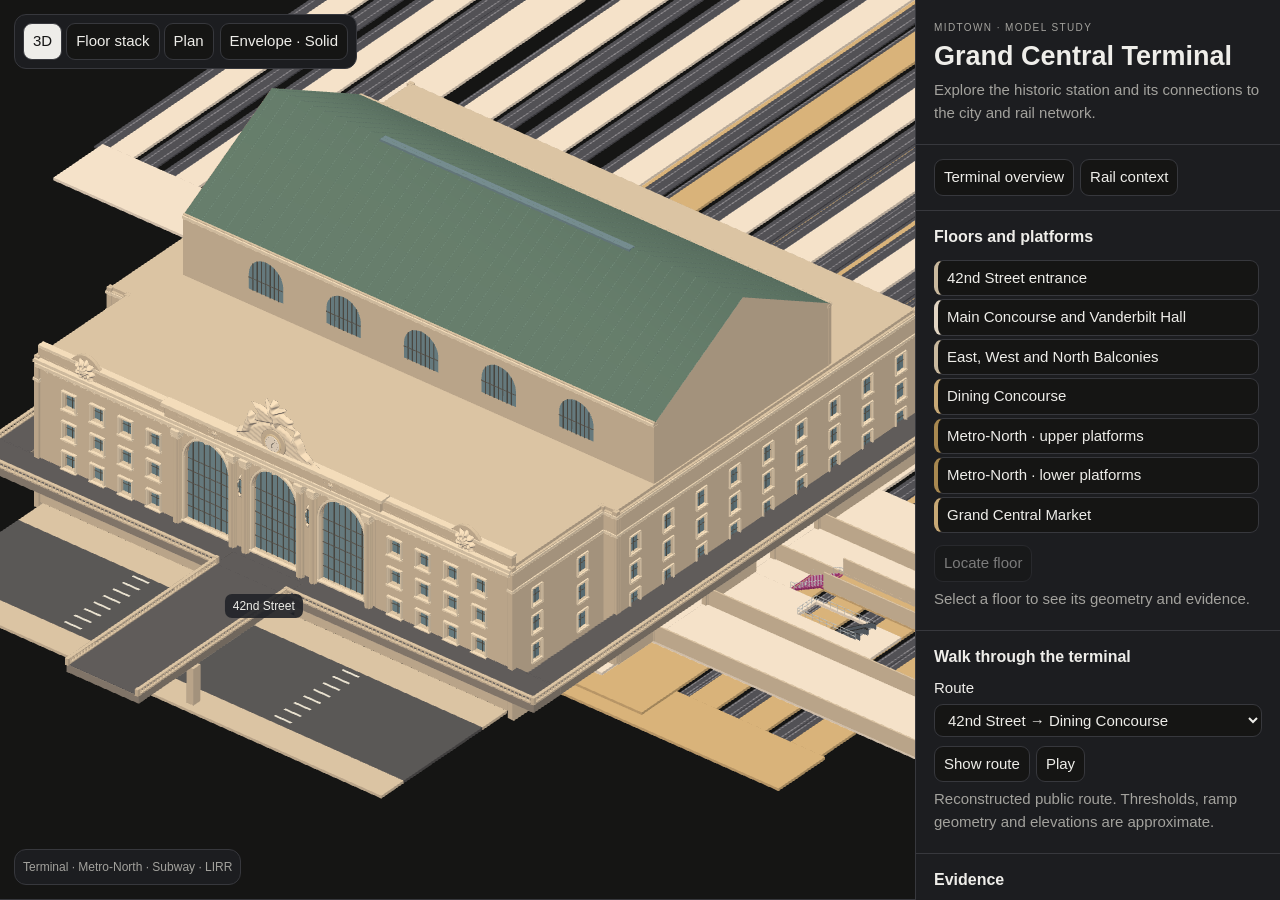
<file: map/grand-central-terminal/index.html>
<!doctype html>
<html lang="en">
<head>
<meta charset="utf-8">
<meta name="viewport" content="width=device-width, initial-scale=1">
<title>Grand Central Terminal · Model study</title>
<link rel="stylesheet" href="../wtc/style.css">
<style>#levels button[hidden]{display:none}</style>
<script type="importmap">{"imports":{"three":"../vendor/three@0.160.0/build/three.module.min.js","three/addons/":"../vendor/three@0.160.0/examples/jsm/"}}</script>
</head>
<body>
<main>
  <section id="stage" aria-label="Grand Central Terminal interactive model">
    <div class="toolbar">
      <button id="back" hidden>Back to map</button>
      <button id="view" aria-pressed="false">Plan view</button>
      <button id="shell" title="Cycle envelope display between solid, transparent, and hidden">Envelope · Solid</button>
      <label>Spread <input id="spread" type="range" min="0" max="12" value="0"></label>
    </div>
    <div id="labels" aria-hidden="true"></div>
    <div class="legend">Terminal · Metro-North · Subway · LIRR</div>
  </section>
  <aside>
    <header><p class="kicker">MIDTOWN · MODEL STUDY</p><h1>Grand Central Terminal</h1>
      <p>Explore the historic station and its connections to the city and rail network.</p></header>
    <nav aria-label="Model areas"><button id="terminal">Terminal overview</button><button id="context" aria-pressed="false">Rail context</button></nav>
    <section><h2>Floors and platforms</h2><div id="levels"></div>
      <div class="actions"><button id="locate" disabled>Locate floor</button></div>
      <p id="level-note" aria-live="polite">Select a floor to see its geometry and evidence.</p>
    </section>
    <section><h2>Walk through the terminal</h2>
      <label for="journey">Route</label> <select id="journey"></select>
      <div class="actions"><button id="route" aria-pressed="false">Show route</button><button id="play">Play</button></div>
      <p id="status" aria-live="polite">Reconstructed public route. Thresholds, ramp geometry and elevations are approximate.</p>
    </section>
    <section><h2>Evidence</h2>
      <p><a href="./interior-plan.svg">Open the interior floor plan</a>. The plan and 3D use the same circulation geometry. The East and West grand stairs follow the three-flight form in the balcony plan and landmark designation. The north balcony and side returns are modeled as architectural space; public access across tenant areas is unverified.</p>
      <p>The directory establishes public spaces and their connections. The supplied cutaway informs the balcony and ramp treatment. The model uses local metres. The section geometry, openings and dimensions remain approximate. Historic proposals are excluded from the current rail network.</p>
      <p>NYC Building Footprints BIN 1035381 sets the station outline and 45.8 m roof height. The 2010 building sections inform the pitched roof above the interior vault and the viaduct over the entrance. The 42nd Street route shares its threshold with the façade opening. Window spacing, sculpture, viaduct deck elevations and other architectural details are reconstructed. The viaduct shows the local approach.</p>
      <p>The 2010 Main and Lower Concourse plans locate the east and west escalator banks and the Biltmore, Graybar and Lexington passages. The model estimates the paired escalators at 11 m long in plan and 1.82 m per unit. Physical inclines are modeled separately from operating direction, which is unverified. The elevator shaft and its served levels are a reconstruction.</p>
      <p>The clock crest and surrounding ornaments use continuous relief surfaces reconstructed from BCA’s elevation and photos. Stone rails and interior columns use representative profiles. Bay spacing and molding dimensions are model estimates.</p>
      <p>The B1/B2 display decks merge overlapping slab surfaces and align the Shuttle threshold and two stair landings. The east branches terminate at modeled stair exits for the Chrysler Building and the south side of 42nd Street. The Third Avenue escalators connect the eastern 7 mezzanine to a separate street landing. Street landings and grades are reconstructed. The subway uses the project’s registered station geometry, including the fare lines and two stair connections from the Shuttle Passage and 42nd Street Passage to the historic terminal. The 4 5 6 islands run along Lexington Avenue. Island direction labels use the project’s reconstruction of track order. The 7 and Shuttle run across the street grid, with the Shuttle heading toward Times Square. Stair and escalator slope indicates which landing is higher. The two terminal approaches descend below the street deck before reaching the subway stairs. The approach profile is reconstructed using the terminal section and the mapped access points; exact clearances and escalator operating directions remain unverified.
      </p><p>Metro-North platform mouths continue north from the Main and Dining concourses. The directory establishes the gates and track order. Gibbs pages 2–4 establish the staggered platforms, track pairs and the shared southern lower-level approach to Dining, with two opposing flights. The 2010 section establishes the level order. The model uses a locally registered plan scale and a reconstructed 4 m drop; track widths, platform runs and the stair dimensions are estimates. The LIRR platforms use separate stacked caverns and connect through their mezzanine and long escalator banks to Madison Concourse. The MTA diagram reproduced in the State Comptroller audit identifies the 201–204 upper and 301–304 lower track groups, and locates the Metro-North connections relative to Madison Concourse.
      </p><p>MTA documents direct Madison access from the west side of the Dining Concourse, Track 112 and the 45th and 47th Street cross passages. The exact connecting geometry at these interfaces is still unverified. The rail walkthroughs show the documented terminal corridors and separate Madison access. Exact boarding edges, concourse junctions and gate locations remain reconstructed.</p>
      <ul>
        <li><a href="https://grandcentralterminal.com/wp-content/uploads/2023/05/23063-MTA-GCT-Map-Update_Digital-Directory_V5.1.pdf">Official terminal directory</a></li>
        <li><a href="https://www.nyc.gov/assets/planning/download/pdf/plans/east-midtown/presentation_042213.pdf">NYC Planning · Main Concourse dimensions</a></li>
        <li><a href="https://s-media.nyc.gov/agencies/lpc/lp/1099.pdf">NYC LPC · Interior designation</a></li>
        <li><a href="https://www.beyerblinderbelle.com/work/view/grand-central-terminal/">Terminal restoration · Beyer Blinder Belle</a></li>
        <li><a href="https://data.cityofnewyork.us/City-Government/Building-Footprints/5zhs-2jue">NYC Building Footprints</a></li>
        <li><a href="https://grandcentralterminal.com/wp-content/uploads/2024/01/GCT_RETAIL_ArchDesign_Guidelines_100720-20-July-2010.pdf#page=11">Terminal architectural guidelines · Building sections</a></li>
        <li><a href="https://bcausa.com/grand-central-terminal">BCA · Restoration photos and south elevation</a></li>
        <li><a href="https://www.meherbabatravels.com/location-gallery/usa/grand-central-station-new-york-ny-usa/">Historical and visitor photo gallery</a></li>
        <li><a href="https://npgallery.nps.gov/NRHP/GetAsset/NHLS/75001206_text">National Register · Terminal exterior</a></li>
        <li><a href="https://s-media.nyc.gov/agencies/lpc/lp/1127.pdf">NYC LPC · Pershing Square Viaduct</a></li>
        <li><a href="https://jasongibbs.com/grandcentral/">Jason Gibbs · Seven floor plans, rev. 2026-05-18</a></li>
        <li><a href="https://www.mta.info/document/22126#page=8">MTA · Subway platform topology</a></li>
        <li><a href="https://data.ny.gov/d/94fv-bak7">MTA · Elevator and escalator inventory</a></li>
        <li><a href="https://www.osc.ny.gov/files/state-agencies/audits/pdf/sga-2025-23s28.pdf#page=14">MTA Grand Central Madison map · State Comptroller audit, Exhibit A</a></li>
        <li><a href="https://aecom.com/projects/grand-central-madison/">AECOM · Dining Concourse and cross-passage connections</a></li>
        <li><a href="https://www.mta.info/agency/long-island-rail-road/grand-central-madison-guide">MTA · Madison connections</a></li>
      </ul>
    </section>
  </aside>
</main>
<script type="module" src="./view.js"></script>
</body>
</html>
</file>
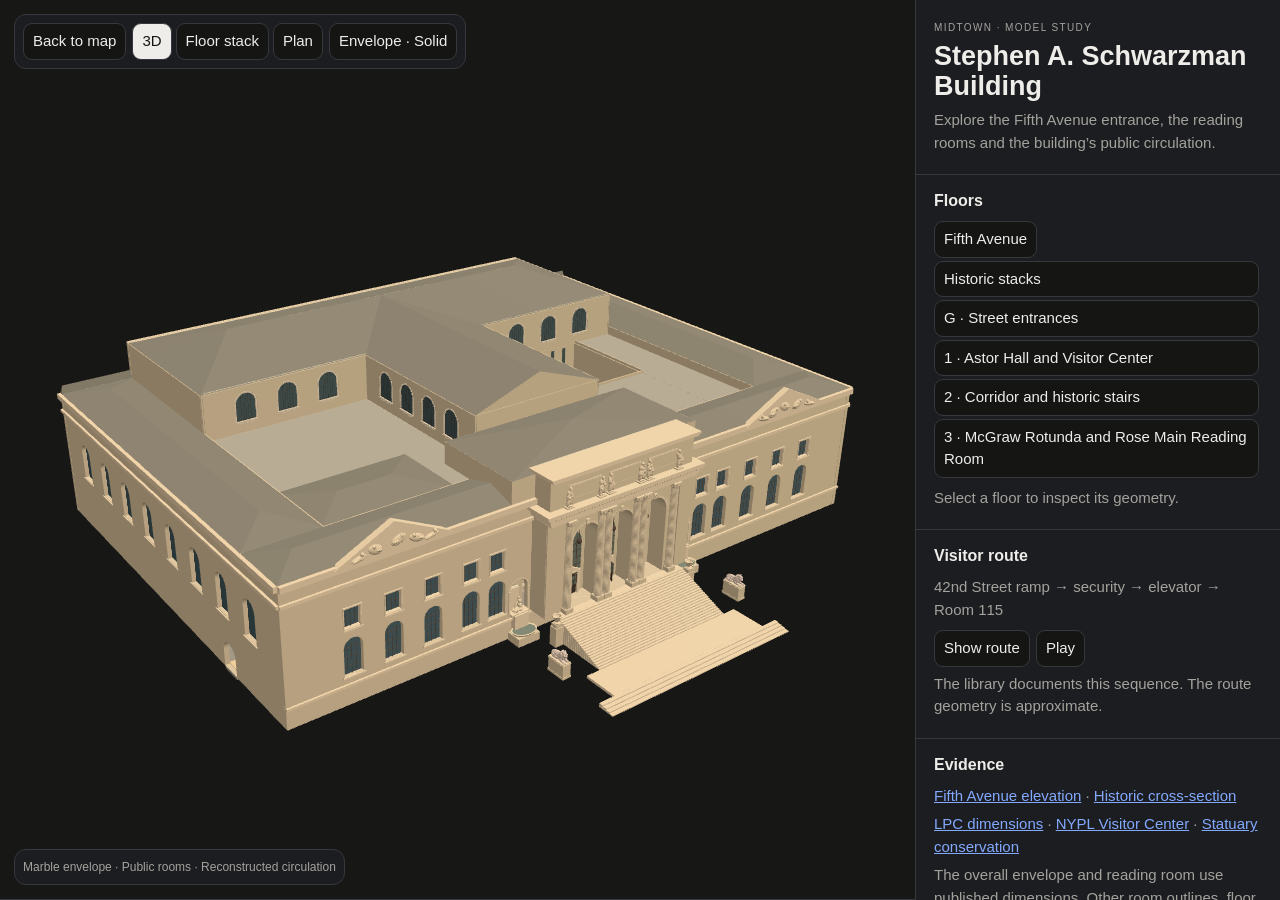
<file: map/nypl-schwarzman/index.html>
<!doctype html>
<html lang="en">
<meta charset="utf-8">
<meta name="viewport" content="width=device-width, initial-scale=1">
<title>NYPL · Schwarzman Building study</title>
<link rel="stylesheet" href="../wtc/style.css">
<script type="importmap">{"imports":{"three":"../vendor/three@0.160.0/build/three.module.min.js","three/addons/":"../vendor/three@0.160.0/examples/jsm/"}}</script>
<main>
<section id="stage" aria-label="Interactive Schwarzman Building model">
  <div class="toolbar">
    <button id="back-to-map" type="button">Back to map</button>
    <button id="view" aria-pressed="false">Plan view</button>
    <button id="shell">Envelope · Solid</button>
    <label>Spread <input id="spread" type="range" min="0" max="10" value="0"></label>
  </div>
  <div class="legend">Marble envelope · Public rooms · Reconstructed circulation</div>
</section>
<aside>
  <header><p class="kicker">MIDTOWN · MODEL STUDY</p><h1>Stephen A. Schwarzman Building</h1><p>Explore the Fifth Avenue entrance, the reading rooms and the building’s public circulation.</p></header>
  <section><h2>Floors</h2><button id="portico">Fifth Avenue</button><div id="levels"></div><p id="note" aria-live="polite">Select a floor to inspect its geometry.</p></section>
  <section><h2>Visitor route</h2><p>42nd Street ramp → security → elevator → Room 115</p><div class="actions"><button id="route" aria-pressed="false">Show route</button><button id="play">Play</button></div><p id="status" aria-live="polite">The library documents this sequence. The route geometry is approximate.</p></section>
  <section><h2>Evidence</h2>
    <p><a href="https://old-digitalcollections.nypl.org/items/510d47db-e2a2-a3d9-e040-e00a18064a99">Fifth Avenue elevation</a> · <a href="https://old-digitalcollections.nypl.org/items/510d47db-e2af-a3d9-e040-e00a18064a99">Historic cross-section</a></p>
    <p><a href="https://s-media.nyc.gov/agencies/lpc/lp/2592.pdf">LPC dimensions</a> · <a href="https://visitorcenter.nypl.org/">NYPL Visitor Center</a> · <a href="https://evergreene.com/projects/new-york-public-library/">Statuary conservation</a></p>
    <p>The overall envelope and reading room use published dimensions. Other room outlines, floor elevations, entrance landings and sculptural details are study geometry. Six attic figures use photo-guided poses and a published height. The pediment compositions and sculpture depths are reconstructed studies.</p>
  </section>
</aside>
</main>
<script type="module" src="./view.js"></script>
</html>
</file>
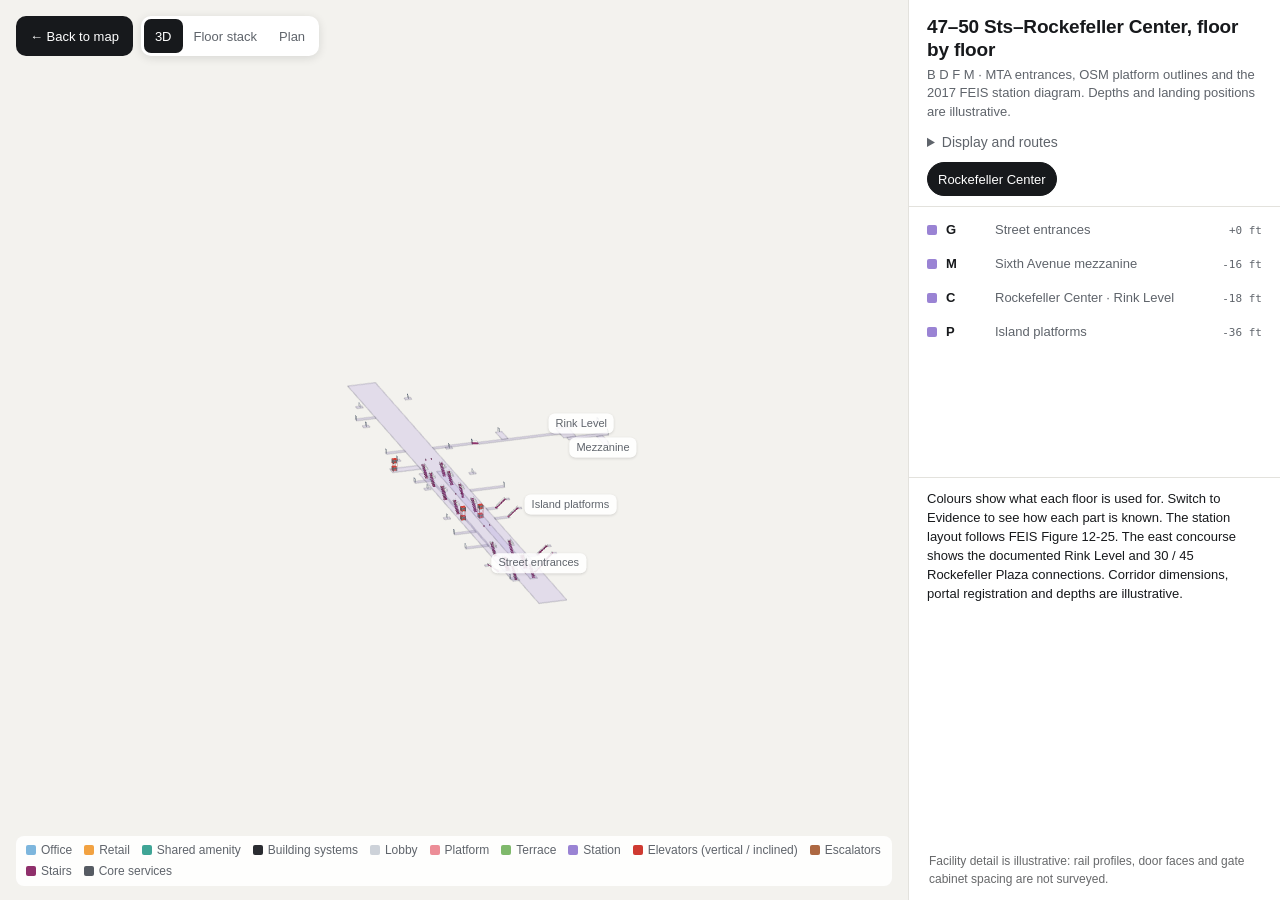
<file: map/rockefeller-station/index.html>
<!doctype html>
<html lang="en">
<meta charset="utf-8">
<title>47–50 Sts–Rockefeller Center</title>
<script>location.replace("../building.html?model=rockefeller-station");</script>
<a href="../building.html?model=rockefeller-station">Open Rockefeller Center station</a>
</html>
</file>
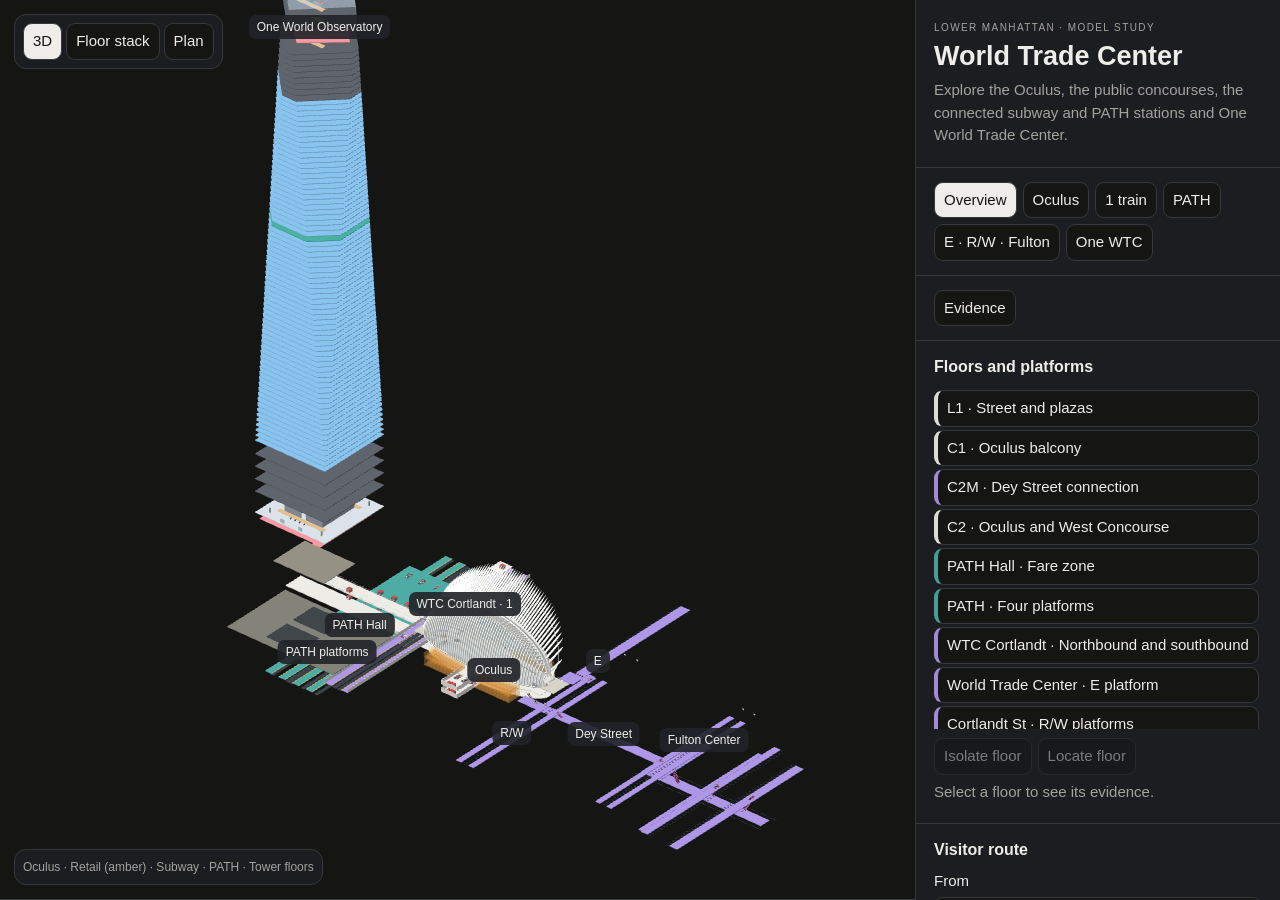
<file: map/wtc/index.html>
<!doctype html>
<html lang="en">
<head>
<meta charset="utf-8">
<meta name="viewport" content="width=device-width,initial-scale=1">
<title>World Trade Center · Model study</title>
<link rel="stylesheet" href="style.css">
<script type="importmap">{"imports":{"three":"../vendor/three@0.160.0/build/three.module.min.js","three/addons/":"../vendor/three@0.160.0/examples/jsm/"}}</script>
</head>
<body>
<main>
  <section id="stage" aria-label="World Trade Center interactive model">
    <div class="toolbar">
      <button id="back" hidden>Back to map</button>
      <button id="view" type="button" aria-pressed="false">Plan view</button>
      <button id="shell-mode" type="button">Envelope · Solid</button>
      <label>Spread <input id="spread" type="range" min="0" max="18" value="0" step="1"></label>
    </div>
    <div id="labels" aria-hidden="true"></div>
    <div class="legend" id="layer-key">Oculus · Retail (amber) · Subway · PATH · Tower floors</div>
  </section>
  <aside>
    <header><p class="kicker">LOWER MANHATTAN · MODEL STUDY</p><h1>World Trade Center</h1>
    <p>Explore the Oculus, the public concourses, the connected subway and PATH stations and One World Trade Center.</p></header>
    <nav id="districts" aria-label="Model areas"></nav>
    <section><button id="evidence" type="button" aria-pressed="false">Evidence</button></section>
    <section><h2>Floors and platforms</h2><div id="levels"></div>
      <div class="actions"><button id="isolate" disabled aria-pressed="false">Isolate floor</button><button id="locate" disabled>Locate floor</button></div>
      <p id="level-note">Select a floor to see the evidence for its layout.</p>
    </section>
    <section><h2>Visitor route</h2>
      <label for="journey">From</label><select id="journey"></select>
      <div id="path-destination" hidden><label for="destination">To</label>
        <select id="destination"><option value="path">One World Observatory</option></select></div>
      <div class="actions"><button id="show-route" aria-pressed="false">Show route</button><button id="play">Play</button></div>
      <p id="route-note" aria-live="polite"></p>
    </section>
    <section><h2>Evidence</h2>
      <p><strong>Reconstructed</strong> indicates a relationship supported by public references. <strong>Scenario</strong> marks modeled geometry or a route segment awaiting confirmation. Positions and heights are approximate.</p>
      <p>Oculus retail follows the campus directory. Apple spans the northwest side of C1 and C2. Both floors have a public entrance. The internal stair is on the left from the storefront. Door positions, stair dimensions and the modeled PATH gate lane are approximate.</p>
      <p>Official C1 and C2 photos show two escalators flanking the North Concourse walking aisle. Operating directions are unconfirmed. The Port Authority C2 photo shows a straight aisle through the South Concourse, with an escalator and an outer stair on either side. The C1 map locates both banks. Exact upper thresholds and escalator operating directions are unconfirmed. Passage widths, shafts and landing dimensions are reconstructed. Lifts 23 and 19/20 show their C2–C1 segments. The modeled doors for lifts 19 and 20 face the Oculus hall.</p>
      <p>Station detail: WTC Cortlandt shows two tracks, directional platform labels and its Oculus access. PATH shows four platform slabs, the fare hall and eight modeled lift connections. Platform-edge markings, wall and column positions and furniture are illustrative. PATH track relationships are reconstructed as A (1/2), B (2/3), C (4/5) and D (5, side platform). Geographic alignment, platform outlines, individual lift positions and the gate lane remain approximate. The public map confirms eight lifts between the platforms and the paid hall. The 1 train north mezzanine is below the tracks, with stairs from both platforms and a northbound escalator. The model approximates its boundaries and fare control. West Concourse lift 11 connects C2 and C1. Opening-day photos and observations identify the northbound C1 fare-control entry and a separate southbound middle stair to C2, as well as southbound stairs and an elevator to Vesey Street. Opening-day footage shows curvature along the 1 train platform edges. The model uses straight approximations until a dimensioned track or platform plan locates that curvature. Exact equipment landings remain unverified. This study shows the subway exits and documented lift 11. Opening-day observations document stairs, escalators and a lift between Greenwich Street and the west C1 headhouse. Lift 14 is shown on the Port Authority map. The modeled bank and landings are approximate. The north crossover and separate southbound exit have modeled fare boundaries. The Vesey Street elevator connects the street to the southbound platform. Port Authority lift 12 serves C1, C2UL and C2LL. Its shaft and doors await location verification. C2 access from the subway uses separate exits below the tracks.</p>
      <h3>PATH stair and escalator orientation</h3>
      <p>The model places the upper landing north of the lower landing for all 18 platform stairs and escalators. This orientation is a scenario. Escalator operating direction is also unverified.</p>
      <ul>
        <li><strong>A.</strong> Port Authority records confirm escalators. The two modeled units are representative. Individual landings and the fixed stairs await verification.</li>
        <li><strong>B.</strong> FTA records three escalators and two northern stair openings. It also describes emergency egress stairs at the north end during the opening phase. Public access for the modeled north stair route remains unverified.</li>
        <li><strong>C and D.</strong> FTA locates stairs 9 and 10 on C and stairs 4 and 5 on D at their south ends. Seven escalators are documented across the two platforms. The four on C and three on D are a provisional distribution.</li>
      </ul>
      <p>One WTC uses the podium and tapered floor outline described by SOM. Floors 59 and 73 use block-level core and elevator-bank geometry from Durst leasing plans. Floor 59 is an as-built reference. Floor 73 is a suggested layout. Floor 64 is a tenant amenity with illustrative internal zoning. Other floor interiors, exact elevations and elevator service remain approximate.</p>
      <p>Oculus envelope: the steel ribs remain at street level. Glazing fills the enclosed shell between the ribs, with the steel tips projecting outside. Spread moves the facade panels outward, raises the central skylight and separates the floors below. Layers at the same model elevation stay aligned. The twin arches, central skylight and 114 rafters follow the architect and FTA construction record. The transverse section and completed photographs inform the steel profile, glazing and recessed end portals. Wing blades and entrance returns are fitted to completed photographs. Wing ties and the curved end portals follow the published model views. Tie positions, portal profiles, blade angles and glazing divisions are approximate. Transit stair runs are fitted to model elevations with level approaches. Platform outlines and equipment coordinates remain approximate.</p>
      <ul id="sources"></ul>
    </section>
  </aside>
</main>
<script type="module" src="view.js"></script>
</body>
</html>
</file>
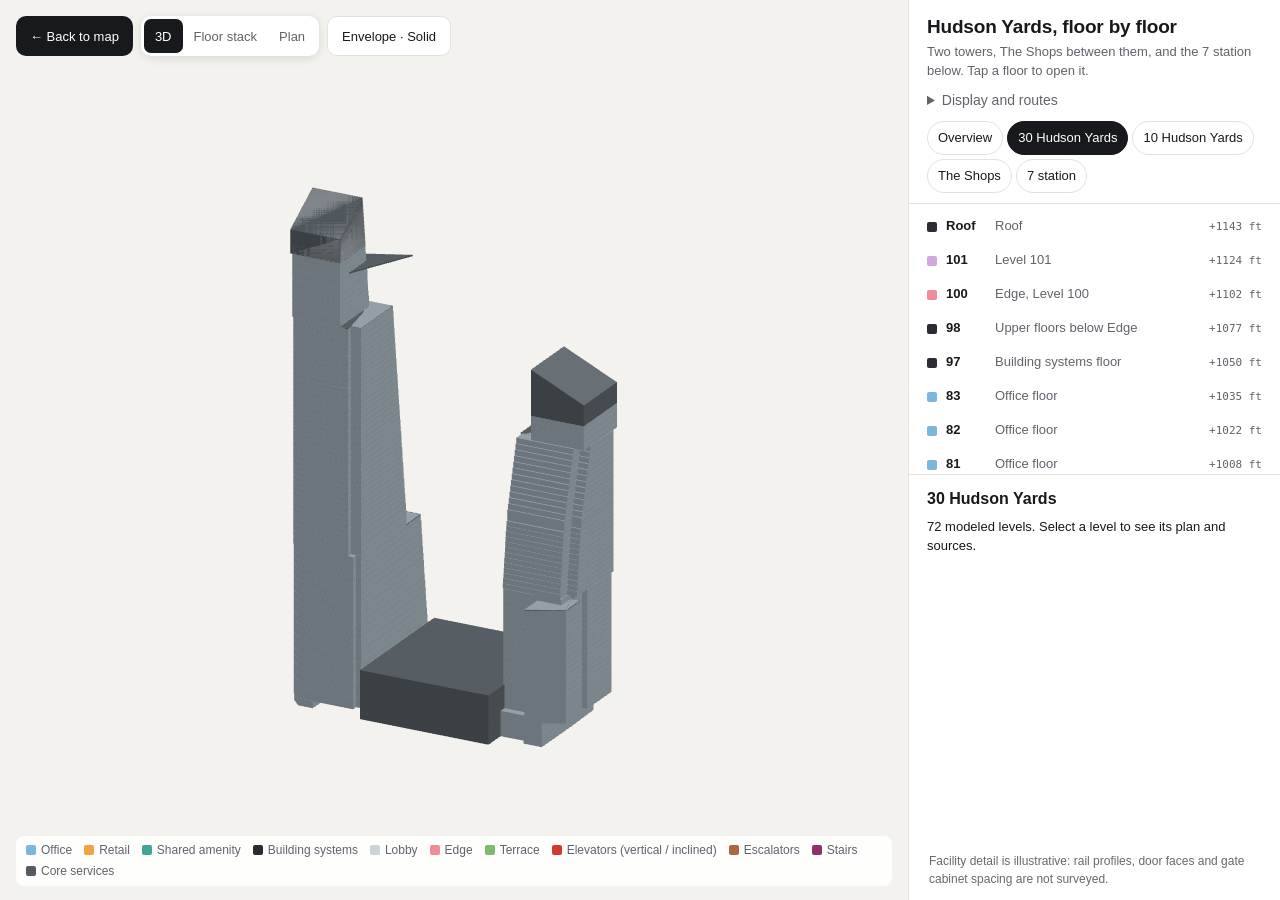
<file: map/building.html>
<!doctype html>
<html lang="en">
<head>
  <meta charset="utf-8">
  <meta name="viewport" content="width=device-width, initial-scale=1">
  <title>Floor by Floor</title>
  <style>
    :root {
      color-scheme: light dark;
      --bg: #f3f2ee; --card: #ffffff; --ink: #17191c; --muted: #5f646b; --line: #e3e2dd; --soft: #f2f1ed;
      --action: #1f5eff; --action-ink: #ffffff; --action-soft: #eef3ff; --route: #e0115f;
      --sys-structure: #1f4e8c; --sys-brace: #c8413a; --sys-mep: #2f9e94; --sys-vertical: #e8862e; --sys-facade: #c9b38a; --sys-public: #e3b93c; --sys-tenant: #e7e5df; --lirr: #2f9e94; --office: #7db6dd; --condo: #7db6dd; --unknown: #939aa4; --retail: #f2a241; --dining: #ea8a3f; --plant: #2a2c31; --amenity: #3fa596; --lobby: #cdd2d9; --observation: #ec8d97; --event: #cfa8df; --terrace: #7fb96c; --transit: #9a83d4; --track: #b9bdc3;
      --escalators: #ad6842; --elevators: #cf3a31; --stairs: #8f2f6b; --service: #565b63; --restrooms: #b4bcc8; --corelobby: #e9e8e3; --desk: #2f6387; --room: #4d8db5; --meeting: #5f7fd0; --corridor: #fbe3bd; --edgeroom: #e9a9bd; --edgeshaft: #e8590c; --door: #1f7a4d; --gate: #b42318; --steps: #6b4f8f; --glassfloor: #bfe8ff; --glasswall: #9fd4ee;
      --tier-official: #1e7f4f; --tier-rebuilt: #2b6cb0; --tier-scenario: #b45309; --edge: #3f4349;
      --font: -apple-system, BlinkMacSystemFont, "SF Pro Text", "Inter", "Segoe UI", Helvetica, Arial, sans-serif;
      --mono: ui-monospace, "SF Mono", "IBM Plex Mono", Menlo, monospace;
    }
    @media (prefers-color-scheme: dark) {
      :root:not([data-theme="light"]) {
        --bg: #151514; --card: #1c1d20; --ink: #eeede9; --muted: #a3a29d; --line: #2e2f33; --soft: #26272b;
        --action: #6d97ff; --action-ink: #0d1014; --action-soft: #1c2740; --route: #ff5c9a;
        --plant: #55585f; --lobby: #8f949c; --corelobby: #6c6d6b; --corridor: #6d5a3c; --edgeroom: #b5688a; --edgeshaft: #ff8a3d; --door: #3ecf8e; --gate: #f0806f; --steps: #a98fd0; --service: #70757e; --restrooms: #8d95a1; --desk: #a8d3ef; --room: #5f9bc2;
        --tier-official: #5fc48f; --tier-rebuilt: #7fb0e8; --tier-scenario: #f0a457; --edge: #c5c4bf;
      }
    }
    * { box-sizing: border-box; }
    html, body { margin: 0; height: 100%; background: var(--bg); color: var(--ink); font: 14px/1.45 var(--font); }
    #app { display: grid; grid-template-columns: minmax(0, 1fr) 372px; height: 100%; }
    #stage { position: relative; min-height: 0; overflow: hidden; }
    #stage canvas { display: block; position: absolute; inset: 0; touch-action: none; }
    #labels { position: absolute; inset: 0; pointer-events: none; overflow: hidden; }
    .lbl { position: absolute; left: 0; top: 0; white-space: nowrap; font-size: 12px; font-weight: 600; padding: 2px 7px; border-radius: 6px;
      background: color-mix(in srgb, var(--card) 88%, transparent); color: var(--ink); box-shadow: 0 1px 3px rgba(0, 0, 0, .14); }
    .lbl.small { font-weight: 500; font-size: 11px; color: var(--muted); }
    #hover { position: absolute; left: 0; top: 0; pointer-events: none; font-size: 12px; padding: 3px 8px; border-radius: 6px; background: var(--ink); color: var(--card); white-space: nowrap; }
    #toolbar { position: absolute; left: 16px; top: 16px; right: 16px; display: flex; gap: 8px; flex-wrap: wrap; align-items: center; }
    .seg { display: inline-flex; background: var(--card); border-radius: 10px; padding: 3px; box-shadow: 0 2px 10px rgba(20, 22, 26, .12); }
    .seg button { border: 0; background: none; color: var(--muted); font: 500 13px var(--font); padding: 6px 11px; min-height: 34px; border-radius: 7px; cursor: pointer; }
    .toolbar-action { flex: none; min-height: 40px; padding: 6px 14px; border: 1px solid var(--line); border-radius: 10px; background: var(--card); color: var(--ink); font: 500 13px var(--font); cursor: pointer; }
    .seg button[aria-pressed="true"] { background: var(--ink); color: var(--card); }
    .spread { display: inline-flex; align-items: center; gap: 8px; background: var(--card); border-radius: 10px; padding: 3px 12px; min-height: 40px; box-shadow: 0 2px 10px rgba(20, 22, 26, .12); font-size: 13px; color: var(--muted); }
    .spread input { width: 96px; accent-color: var(--action); }
    #close { margin-left: auto; border: 0; background: var(--ink); color: var(--card); font: 500 13px var(--font); padding: 8px 14px; min-height: 40px; border-radius: 10px; cursor: pointer; }
    #close[hidden] { display: none; }
    #legend { position: absolute; left: 16px; bottom: 14px; display: flex; flex-wrap: wrap; gap: 3px 12px; max-width: calc(100% - 32px); padding: 6px 10px; font-size: 12px; color: var(--muted);
      background: color-mix(in srgb, var(--card) 88%, transparent); border-radius: 8px; }
    #viewer-modes[hidden], #toolbar .spread[hidden] { display: none; }
    .shared-floor-view #toolbar { z-index: 2; }
    .shared-floor-view #close { margin-left: 0; }
    .shared-floor-view #toolbar :focus-visible, #viewer-options :focus-visible { outline: 2px solid var(--action); outline-offset: 2px; }
    #viewer-options { margin-top: 10px; }
    .route-segment #app { display: block; }
    .route-segment #stage { height: 100%; }
    .route-segment :is(#panel, #toolbar, #legend) { display: none; }
    .route-segment #app[data-view="plan"] :is(canvas, #labels) { visibility: hidden; }
    .route-segment #main-plan { inset: 48px 16px 16px; }
    #viewer-routes[hidden] { display: none; }
    #viewer-options summary { cursor: pointer; color: var(--muted); }
    #viewer-options > div { display: flex; flex-wrap: wrap; gap: 6px; margin-top: 6px; }
    #main-plan { background: var(--bg); position: absolute; inset: 64px 16px 16px; display: grid; place-items: center; overflow: auto; }
    .shared-floor-view[data-view="plan"] #main-plan { bottom: 82px; }
    #main-plan[hidden], .shared-floor-view[data-view="plan"] :is(#stage canvas, #labels, #legend, #locate-floor, #floor-context, #floor-offscreen) { display: none; }
    .shared-floor-view[data-view="plan"] #stage canvas { visibility: hidden; }
    .route-segment #main-plan svg { width: 100%; height: 100%; min-height: 0; }
    .route-segment #main-plan svg [stroke]:not([stroke="none"]) {
      vector-effect: non-scaling-stroke;
      stroke-linecap: butt;
      stroke-linejoin: round;
    }
    .route-segment #main-plan svg [stroke="var(--edge)"] { stroke-width: 1px; }
    .route-segment #main-plan svg [stroke="var(--glasswall)"],
    .route-segment #main-plan svg [stroke="var(--door)"] { stroke-width: 2px; }
    .route-segment #main-plan svg [stroke="var(--gate)"] { stroke-width: 1.5px; stroke-dasharray: 3 2; }
    .route-segment #main-plan svg .plan-treads line { stroke-width: .75px; }
    .route-segment #main-plan svg [stroke="var(--segment-route)"] { stroke-width: 3px; }
    #main-plan text { font-family: var(--font); fill: var(--ink); }
    #plan-kind[hidden], #plan-leader[hidden] { display: none !important; }
    #main-plan { cursor: grab; user-select: none; }
    #main-plan [data-plan-kind] { cursor: pointer; }
    #main-plan.is-panning, #main-plan.is-panning * { cursor: grabbing; }
    #main-plan .plan-selected { stroke: var(--ink); stroke-width: 2; vector-effect: non-scaling-stroke; }
    #plan-leader { position: absolute; inset: 0; width: 100%; height: 100%; pointer-events: none; }
    #plan-leader[hidden], .shared-floor-view:not([data-view="plan"]) #plan-leader { display: none; }
    #plan-leader polyline { fill: none; stroke: var(--muted); stroke-width: 1; }
    #plan-kind { position: absolute; box-sizing: border-box; width: max-content; max-width: calc(100% - 24px); padding: 7px 12px; border: 1px solid var(--line); border-inline-start: 3px solid var(--plan-swatch, var(--action)); border-radius: 6px; background: var(--card); pointer-events: none; }
    #plan-kind strong, #plan-kind small { display: block; }
    #plan-kind small { color: var(--muted); }
    @media (prefers-reduced-motion: no-preference) {
      #plan-kind:not([hidden]) { animation: plan-note-in .16s ease-out; }
      #plan-leader:not([hidden]) polyline { stroke-dasharray: 1; animation: plan-leader-in .16s ease-out; }
    }
    @keyframes plan-note-in { from { opacity: 0; transform: translateY(3px); } }
    @keyframes plan-leader-in { from { stroke-dashoffset: 1; } }
    #plan-controls { position: absolute; bottom: 16px; right: 16px; }
    .route-segment #plan-controls { bottom: 20px; }
    #plan-controls[hidden] { display: none; }
    #main-plan svg { max-width: 100%; max-height: 100%; width: min(100%, 760px); height: auto; margin: 0; }
    #legend i { display: inline-block; width: 10px; height: 10px; border-radius: 2px; margin-right: 5px; vertical-align: -1px; }
    #panel { background: var(--card); border-left: 1px solid var(--line); min-height: 0; display: grid; grid-template-rows: auto minmax(120px, 30%) minmax(0, 1fr); }
    #head { padding: 16px 18px 10px; border-bottom: 1px solid var(--line); }
    h1 { font-size: 19px; line-height: 1.2; margin: 0; letter-spacing: -.01em; }
    .sub { color: var(--muted); font-size: 13px; margin: 4px 0 0; }
    #tabs { display: flex; gap: 4px; flex-wrap: wrap; margin-top: 10px; }
    #floor-actions { display: flex; gap: 4px; flex-wrap: wrap; margin-top: 6px; align-items: center; }
    #floor-actions[hidden] { display: none; }
    #floor-actions small { color: var(--muted); }
    #floor-actions button, #tabs button { border: 1px solid var(--line); background: none; color: var(--ink); font: 500 13px var(--font); padding: 5px 10px; min-height: 34px; border-radius: 999px; cursor: pointer; }
    #floor-actions button[aria-pressed="true"], #tabs button[aria-pressed="true"] { background: var(--ink); color: var(--card); border-color: var(--ink); }
    #detail { padding: 12px 18px 24px; overflow-y: auto; min-height: 0; border-top: 1px solid var(--line); }
    #detail h2 { font-size: 16px; margin: 0; }
    #detail .facts { margin: 8px 0 0; display: grid; grid-template-columns: auto 1fr; gap: 2px 10px; font-size: 12px; }
    #detail .facts dt { color: var(--muted); } #detail .facts dd { margin: 0; }
    #detail p { margin: 8px 0 0; font-size: 13px; }
    #detail ul { margin: 6px 0 0; padding-left: 16px; font-size: 12px; } #detail a { color: inherit; }
    #plan { display: block; width: 100%; height: auto; max-height: 340px; margin-top: 10px; background: var(--soft); border-radius: 10px; }
    #plan text { font-family: var(--font); fill: var(--muted); }
    .keys { display: flex; flex-wrap: wrap; gap: 2px 10px; margin-top: 8px; font-size: 11.5px; color: var(--muted); }
    .keys i { display: inline-block; width: 9px; height: 9px; border-radius: 2px; margin-right: 4px; vertical-align: -1px; }
    .tier { display: inline-block; font-size: 11px; font-weight: 600; padding: 1px 7px; border-radius: 999px; margin: 6px 4px 0 0; color: var(--c); background: color-mix(in srgb, var(--c) 13%, transparent); }
    .tier[data-t="official"] { --c: var(--tier-official); } .tier[data-t="rebuilt"] { --c: var(--tier-rebuilt); } .tier[data-t="scenario"] { --c: var(--tier-scenario); }
    #floors { padding: 6px 8px; overflow-y: auto; min-height: 0; }
    .row { display: flex; align-items: center; gap: 9px; width: 100%; padding: 5px 10px; min-height: 34px; border: 0; background: none; color: inherit; font: inherit; font-size: 13px; text-align: left; border-radius: 8px; cursor: pointer; }
    .row:hover { background: var(--soft); }
    .row[aria-pressed="true"] { background: var(--action-soft); }
    .row i { flex: none; width: 10px; height: 10px; border-radius: 2px; }
    .row b { font-weight: 600; min-width: 40px; font-variant-numeric: tabular-nums; } .row span { flex: 1; color: var(--muted); }
    .row small { font: 11px var(--mono); color: var(--muted); }
    @media (max-width: 760px) {
      #app { grid-template-columns: 1fr; grid-template-rows: minmax(300px, 52%) minmax(0, 1fr); }
      #panel { border-left: 0; border-top: 1px solid var(--line); grid-template-rows: auto minmax(96px, 26%) minmax(0, 1fr); }
      #head { padding: 10px 14px 8px; } #head .sub { display: none; } #tabs { margin-top: 0; } #tabs button { padding: 4px 9px; }
      h1 { display: none; }
      #toolbar { left: 8px; right: 8px; top: 8px; gap: 6px; } .spread input { width: 70px; }
      #legend { display: none; }
    }
  </style>
</head>
<body>
  <div id="app">
    <div id="stage">
      <div id="labels" aria-hidden="true"></div>
      <div id="hover" hidden></div>
      <div id="main-plan" hidden></div>
      <svg id="plan-leader" aria-hidden="true" hidden><polyline pathLength="1"/></svg>
      <output id="plan-kind" aria-live="polite" hidden><strong></strong><small></small></output>
      <div class="seg" id="plan-controls" role="group" aria-label="Plan zoom" hidden>
        <button type="button" data-zoom="out" aria-label="Zoom out">−</button>
        <button type="button" data-zoom="in" aria-label="Zoom in">+</button>
        <button type="button" data-zoom="fit">Fit</button>
      </div>
      <div id="toolbar">
        <div class="seg" id="viewer-modes" role="group" aria-label="View" hidden>
          <button data-view="3d" aria-pressed="true">3D</button>
          <button data-view="stack" aria-pressed="false">Floor stack</button>
          <button data-view="plan" aria-pressed="false">Plan</button>
        </div>
        <label class="spread">Spread <input id="spread" type="range" min="0" max="1.5" step="0.05" value="1" aria-label="Spread the floors apart"></label>
        <div class="seg" id="modes" role="group" aria-label="Colour">
          <button data-mode="use" aria-pressed="true">Use</button>
          <button data-mode="evidence" aria-pressed="false">Evidence</button>
          <button data-mode="systems" aria-pressed="false" hidden>Systems</button>
        </div>
        <div class="seg" role="group" aria-label="Route"><button id="route-btn" aria-pressed="true">Edge route</button></div>
        <button id="empire-envelope" class="toolbar-action" hidden>Envelope · Transparent</button>
        <button id="close" hidden>Back to map</button>
      </div>
      <div id="legend"></div>
    </div>
    <aside id="panel">
      <div id="head">
        <h1 id="page-title">Floor by floor</h1>
        <p class="sub" id="page-sub"></p>
        <details id="viewer-options" hidden>
          <summary>Display and routes</summary>
          <div id="viewer-display" role="group" aria-label="Display"></div>
          <div id="viewer-routes" role="group" aria-label="Routes"></div>
        </details>
        <div id="tabs" role="group" aria-label="Building"></div>
        <div id="floor-actions" hidden>
          <button id="floor-context" aria-pressed="false">Isolate floor</button>
          <button id="locate-floor">Locate floor</button>
          <small id="floor-offscreen" hidden>Selected floor is out of view</small>
        </div>
      </div>
      <div id="floors"></div>
      <div id="detail"></div>
    </aside>
  </div>

  <script>
    // Opened as a file, the browser blocks the model's scripts and data: say so instead of showing an empty page
    if (location.protocol === "file:") {
      document.getElementById("detail").innerHTML = "<p style=\"margin:0\"><b>This page needs the local server.</b> Run it from the project folder, then open <code>http://localhost:8767/building.html</code>.</p>";
    }
  </script>
  <script type="importmap">
    {
      "imports": {
        "three": "./vendor/three@0.160.0/build/three.module.min.js",
        "three/addons/": "./vendor/three@0.160.0/examples/jsm/",
        "../vendor/three.module.min.js": "./vendor/three@0.160.0/build/three.module.min.js",
        "./continuation.js": "./continuation.js?v=5b8f7ca2e3",
        "./penn-continuation.js": "./penn-continuation.js?v=ef05f94948",
        "./station-route-player.js": "./station-route-player.js?v=942fcf81c2",
        "./station-door-preview.js": "./station-door-preview.js?v=9e084ec2a5",
        "./station-fixtures.js": "./station-fixtures.js?v=e7e5880fd4",
        "./landmark.js": "./landmark.js?v=12b75b3168",
        "./entrances3d.js": "./entrances3d.js?v=ee4dd84a46",
        "./walker3d.js": "./walker3d.js?v=28aba42b0a",
        "./station3d.js": "./station3d.js?v=ab33850aa5",
        "./towers3d.js": "./towers3d.js?v=f59a71ef62",
        "./floorkit.js": "./floorkit.js?v=1e65d60056",
        "./symbols.js": "./symbols.js?v=61731e755e",
        "./journey.js": "./journey.js?v=9bc2f5fcc2",
        "./perf.js": "./perf.js?v=65faaaa38f",
        "./penn-map.js": "./penn-map.js?v=5572e8485d",
        "./penn-motion.js": "./penn-motion.js?v=3859ca25a8",
        "./cpt-station/station-fixtures.js": "./cpt-station/station-fixtures.js?v=b217499786",
        "./penn-station/anchors.js": "./penn-station/anchors.js?v=974dae663f",
        "./penn-station/app.js": "./penn-station/app.js?v=cc27887bb9",
        "./penn-station/circulation-layout.js": "./penn-station/circulation-layout.js?v=84020b2902",
        "./penn-station/connection-layout.js": "./penn-station/connection-layout.js?v=d50d7f58b3",
        "./penn-station/entrance-data.js": "./penn-station/entrance-data.js?v=603ab82eac",
        "./penn-station/entrance-model.js": "./penn-station/entrance-model.js?v=a371f87688",
        "./penn-station/exterior.js": "./penn-station/exterior.js?v=bad13c4ced",
        "./penn-station/floorkit.js": "./penn-station/floorkit.js?v=46db4ae176",
        "./penn-station/interior-clearance.js": "./penn-station/interior-clearance.js?v=3a7024638e",
        "./penn-station/journeys.js": "./penn-station/journeys.js?v=c8bd5a293e",
        "./penn-station/penn-interiors.js": "./penn-station/penn-interiors.js?v=6d173f5a48",
        "./penn-station/route-view.js": "./penn-station/route-view.js?v=9d15fada85",
        "./penn-station/scene.js": "./penn-station/scene.js?v=bd0ed01efe",
        "./penn-station/station-massing.js": "./penn-station/station-massing.js?v=3a7460b8b9",
        "./penn-station/subway-layout.js": "./penn-station/subway-layout.js?v=5c87955310",
        "./penn-station/upper-corridors.js": "./penn-station/upper-corridors.js?v=28abaacea8",
        "./hy-world.js": "./hy-world.js?v=2b658509fd",
        "./trip-card.js": "./trip-card.js?v=572c0e8314",
        "./grand-central-terminal/exterior.js": "./grand-central-terminal/exterior.js?v=4c770ef0ba",
        "./grand-central-terminal/architectural-details.js": "./grand-central-terminal/architectural-details.js?v=e3277c3f92",
        "./wtc/tower-exterior.js": "./wtc/tower-exterior.js?v=c2fe045415",
        "./wtc/tower.js": "./wtc/tower.js?v=111780d572",
        "./wtc/oculus-exterior.js": "./wtc/oculus-exterior.js?v=22ed21a34d"
      }
    }
  </script>
  <script type="module">
    // A building and its station as an exploded drawing, with a plan of any floor (scripts/build_buildings.py, scripts/build_ov_floors.py).
    import * as THREE from "three";
    import { GLTFLoader } from "three/addons/loaders/GLTFLoader.js";
    import { OrbitControls } from "three/addons/controls/OrbitControls.js";
    import { stationRoutePlayer } from "./station-route-player.js";
    import { facility, fareGates, openingGuards, landingPortal, heraldRailDetail, FIXTURE_NOTE } from "./station-fixtures.js";
    import { FT, ZONE_GAP, CORE_COLOR, floorOrder, spreadOffset, floorParts, desksMesh, layoutOf, coreBlocks as blocksOf, crownShapes, prism, edgeShaftSpan, edgeShaftGeo, blockGeo, onPlate, wallSegmentsGeo } from "./floorkit.js";

    const $ = (id) => document.getElementById(id);
    const esc = (s) => String(s ?? "").replace(/[&<>"]/g, (c) => ({ "&": "&amp;", "<": "&lt;", ">": "&gt;", '"': "&quot;" }[c]));
    const cssv = (name) => getComputedStyle(document.documentElement).getPropertyValue(name).trim();
    const params = new URLSearchParams(location.search);
    // Which model: each one's own wording and where its camera stands
    const VIEWS = {
      "hudson-yards": {
        title: "Hudson Yards, floor by floor", sub: "Two towers, The Shops between them, and the 7 station below. Tap a floor to open it.",
        tabs: { hy30: "30 Hudson Yards", hy10: "10 Hudson Yards", shops: "The Shops", station: "7 station" }, first: "hy30",
        center: [-20, -150], azimuth: -62, heightFrom: "10th Ave", observation: "Edge", routeWord: "Edge route",
        labels: [["30 Hudson Yards", "", "hy30:60", 8], ["10 Hudson Yards", "", "hy10:30", 8], ["The Shops", "", "shops:L4", 4], ["7 station", "", "station:LM", 6], ["Edge, Level 100", "small", "hy30:100", 14], ["Sky lobby, 35", "small", "hy30:35", 4], ["Lobby", "small", "hy30:1L", 4]],
        streets: { hy30: [["middle", "top", "33rd St"], ["end", "mid", "10th Ave"], ["start", "mid", "Hudson Blvd"]], hy10: [["end", "mid", "10th Ave"], ["middle", "bottom", "High Line, 30th St"]], shops: [["end", "mid", "10th Ave"], ["start", "mid", "Public Square"]] },
      },
      "one-vanderbilt": {
        title: "One Vanderbilt, floor by floor", sub: "Every floor from the building's own plans, Grand Central–42 St below, and the Long Island Rail Road under that. Tap a floor to open it.",
        tabs: { ov: "One Vanderbilt", station: "Grand Central–42 St", lirr: "LIRR" }, first: "ov",
        center: [75, -28], azimuth: -38, heightFrom: "42nd St", observation: "SUMMIT", routeWord: "Route to SUMMIT",
        labels: [["One Vanderbilt", "", "ov:50", 8], ["SUMMIT", "small", "ov:OB2", 8], ["Penthouse floors", "small", "ov:64", 8], ["Tower floors", "small", "ov:50", 8], ["Executive floors", "small", "ov:30", 8], ["Podium floors", "small", "ov:12", 8], ["Lobby", "small", "ov:L1", 6], ["Mezzanine and Shuttle", "small", "station:B2", 6], ["4 5 6", "small", "station:LX", 6], ["7", "small", "station:P7", 6], ["LIRR, Grand Central Madison", "", "lirr:MZ", 8]],
        streets: { ov: [["middle", "bottom", "42nd St"], ["end", "mid", "Vanderbilt Ave"], ["start", "mid", "Madison Ave"], ["middle", "top", "43rd St"]] },
      },
    };
    VIEWS["empire-state"] = {
      title: "Empire State Building, floor by floor", sub: "Every floor, with its setbacks, core and corridors, and 34 St–Herald Sq to the west. Four floors are measured from plans: the rest are labelled. Tap a floor to open it.",
      tabs: { esb: "Empire State Building", station: "34 St–Herald Sq" }, first: "esb",
      center: [0, -30], azimuth: -38, heightFrom: "the street", observation: "Observatory", routeWord: "Route to the 86th", legendSkip: ["Retail", "Shared amenity", "Terrace"], otherOperator: "PATH hall",
      labels: [["Empire State Building", "", "esb:50", 8], ["102nd Floor", "small", "esb:102", 6], ["86th Floor", "small", "esb:86", 8], ["Floors 72 to 85", "small", "esb:76", 8], ["Floors 30 to 71", "small", "esb:40", 8], ["Floors 25 to 29", "small", "esb:27", 8], ["Floors 21 to 24", "small", "esb:22", 8], ["Floors 6 to 20", "small", "esb:12", 8], ["Base and lobby", "small", "esb:3", 8], ["Herald Sq mezzanine and PATH hall", "small", "station:MZ", 6], ["N Q R W", "small", "station:BM", 6], ["B D F M", "small", "station:IP", 6]],
      streets: { esb: [["middle", "bottom", "33rd St"], ["end", "mid", "Fifth Ave"], ["middle", "top", "34th St"]] },
    };
    VIEWS["central-park-tower"] = {
      title:"Central Park Tower, floor by floor",
      sub:"Explore the residential core, elevator shafts and Nordstrom floor plans.",
      tabs:{cpt:"Central Park Tower",retail:"Nordstrom",site:"Street approach"},first:"cpt",
      center:[47,-29],azimuth:-45,heightFrom:"W 57th St",observation:"Observation deck",routeWord:"Route to Nordstrom Floor 2",
      legendSkip:["Office","Observation deck","Station","Terrace"],
      labels:[["Central Park Tower","","cpt:s300",8],["Residential lobby","small","cpt:lobby",4],["Nordstrom","small","retail:1",4]],
      streets:{cpt:[["middle","bottom","W 57th St"],["middle","top","W 58th St"]],retail:[["start","mid","Broadway"],["middle","top","W 58th St"]]}
    };
    VIEWS["57-st-7-av"] = {
      title:"57 St–7 Av, floor by floor",
      sub:"N Q R W · BMT Broadway Line. Explore entrances, fare control and the two island platforms.",
      tabs:{station:"57 St–7 Av"},first:"station",
      center:[166,101],azimuth:-47,heightFrom:"street",observation:"Observation deck",routeWord:"Northbound platform to W 55th St",
      legendSkip:["Office","Retail","Shared amenity","Building systems","Lobby","Terrace","Escalators","Core services","Observation deck"],
      labels:[["Street entrances","small","station:street",3],["Mezzanine","small","station:UM",3],["Island platforms","small","station:P",4]],
    };
    VIEWS["central-park-tower-station"] = {
      ...VIEWS["central-park-tower"],
      title:"Central Park Tower and 57 St–7 Av",
      sub:"Explore the tower, Nordstrom and the subway together. Follow the modeled arrival route from the northbound platform.",
      tabs:{...VIEWS["central-park-tower"].tabs,station:"57 St–7 Av"},
      legendSkip:VIEWS["central-park-tower"].legendSkip.filter(label => label !== "Station"),
      routeWord:"Platform to Nordstrom Floor 2",
      labels:[...VIEWS["central-park-tower"].labels,["57 St–7 Av","small","station:P",4]],
    };
    VIEWS["rockefeller-station"] = {
      title:"47–50 Sts–Rockefeller Center, floor by floor",
      sub:"B D F M · MTA entrances, OSM platform outlines and the 2017 FEIS station diagram. Depths and landing positions are illustrative.",
      tabs:{station:"Rockefeller Center"},first:"station",center:[0,0],azimuth:-47,
      heightFrom:"street",observation:"Platform",routeWord:"Station route",legendSkip:[],
      labels:[["Street entrances","small","station:street",3],["Mezzanine","small","station:mezz",3],["Island platforms","small","station:platform",3],["Rink Level","small","station:concourse",3]],
    };
    const requestedModel = params.get("model") || "";
    const surveyStation = requestedModel.startsWith("survey-")
      ? Object.values(await (await fetch("data/buildings/survey-stations.json")).json()).find(s => s.model === requestedModel)
      : null;
    if (surveyStation) VIEWS[requestedModel] = {
      ...VIEWS["rockefeller-station"], title: surveyStation.name + ", floor by floor",
      sub:"MTA entrance points and OSM platform outlines. Depths are illustrative; interior connections are unverified.",
      tabs:{station:surveyStation.name},
      legendSkip:["Office","Retail","Shared amenity","Building systems","Lobby","Platform","Terrace","Elevators (vertical / inclined)","Escalators","Stairs","Core services"],
    };
    if (requestedModel === "survey-50-st-bway") {
      const view = VIEWS[requestedModel];
      view.labels = [["Street entrances","small","station:street",3],["Side platforms","small","station:platform",3]];
      view.legendSkip = view.legendSkip.filter(label => label !== "Stairs");
    }
    if (requestedModel === "survey-5av-53") {
      Object.assign(VIEWS[requestedModel], {
        sub: "Historical section study · two mezzanines and stacked E/M platforms. Facility positions and display depths are approximate.",
        labels: [["Street entrances","small","station:street",3],["Fifth Avenue","small","station:fifth",3],
          ["Madison Avenue","small","station:madison",3],["Southbound","small","station:upper",3],
          ["Northbound","small","station:lower",3]],
      });
      VIEWS[requestedModel].legendSkip = VIEWS[requestedModel].legendSkip.filter(label => !["Stairs","Escalators"].includes(label));
    }
    if (surveyStation && requestedModel === "survey-bryant-5av") {
      const view = VIEWS[requestedModel];
      view.sub = "2017 station reconstruction · north and south mezzanines, paid transfer passage and two platform depths.";
      view.labels = [["Street entrances","small","station:street",3],["North mezzanine","small","station:north",3],
        ["South mezzanine","small","station:south",3],["B/D/F/M","small","station:sixth",3],["7","small","station:flushing",3]];
      view.legendSkip = view.legendSkip.filter(label => label !== "Stairs");
    }
    if (surveyStation && requestedModel === "survey-lex-53-51") {
      const view = VIEWS[requestedModel];
      view.sub = "2017 station reconstruction · Lexington and Third Avenue halls, 6 platforms and deep E/M platform.";
      view.labels = [["Street entrances","small","station:street",3],["6 platforms","small","station:six",3],
        ["Lexington hall","small","station:west",3],["Third Avenue hall","small","station:east",3],["E/M platform","small","station:em",3]];
      view.legendSkip = view.legendSkip.filter(label => !["Stairs","Escalators","Elevators (vertical / inclined)"].includes(label));
    }
    if (surveyStation && requestedModel === "survey-times-sq") {
      const view = VIEWS[requestedModel];
      view.sub = "Mapped station levels · platforms, concourse areas and registered stair axes. Display depths are illustrative.";
      view.labels = [["Street","small","station:street",3],["−1","small","station:-1",3],
        ["−2","small","station:-2",3],["−3","small","station:-3",3],["−4","small","station:-4",3]];
      view.legendSkip = view.legendSkip.filter(label => label !== "Stairs");
    }
    const MODEL = VIEWS[params.get("model")] ? params.get("model") : "hudson-yards";
    const rockefeller = MODEL === "rockefeller-station";
    const joinedCpt = MODEL === "central-park-tower-station";
    const isCpt = MODEL === "central-park-tower" || joinedCpt;
    const stationEvidence = MODEL === "57-st-7-av" || joinedCpt;
    const VIEW = VIEWS[MODEL];
    const data = await (await fetch(`data/buildings/${MODEL}.json`)).json();
    document.title = VIEW.title.replace(", floor by floor", " Floors");
    $("page-title").textContent = VIEW.title;
    $("page-sub").textContent = VIEW.sub;
    $("route-btn").textContent = VIEW.routeWord;
    const phone = matchMedia("(max-width: 760px)").matches;

    const refs = Object.fromEntries(data.references.map((r) => [r.id, r]));
    const floors = data.floors;
    const byId = Object.fromEntries(floors.map((f) => [f.id, f]));
    const BUILDINGS = Object.keys(VIEW.tabs);
    const USE_WORD = { condo: "Residential condominium", unknown: "Crown / technical envelope", service: "Core and services", office: VIEW.officeWord || "Office", retail: "Retail", dining: "Dining", plant: "Building systems", amenity: "Shared amenity", lobby: "Lobby", observation: "Observation deck", event: "Event space", transit: "Station" };

    const order = floorOrder(floors);

    const empireExperience = MODEL === "empire-state" ? params.get("experience") : null;
    const routeSegmentView = params.get("experience") === "segment" && ["empire-state", "one-vanderbilt", "hudson-yards", "central-park-tower-station"].includes(MODEL);
    const empirePreview = empireExperience === "preview";
    const stationOnly = params.get("experience") === "station";
    const heraldOnly = stationOnly && MODEL === "empire-state";
    if (stationOnly && VIEW.tabs.station) {
      document.title = VIEW.tabs.station;
      $("page-title").textContent = VIEW.tabs.station;
      $("page-sub").textContent = "Explore the station levels, plans and connections.";
    }
    const empireScope = empireExperience === "building" ? "esb" : params.get("experience") === "station" || routeSegmentView ? "station" : null;
    if (routeSegmentView) document.body.classList.add("route-segment");
    const buildingMapEntry = ["one-vanderbilt", "hudson-yards", "central-park-tower-station"].includes(MODEL) && !routeSegmentView;
    const state = { spread: routeSegmentView ? 0 : +(params.get("spread") ?? 0), mode: "use", route: !rockefeller && !surveyStation && (empirePreview || (!routeSegmentView && !empireScope && !joinedCpt && !buildingMapEntry)), tab: empireScope || VIEW.first, scoped: Boolean(empireScope || buildingMapEntry), focus: null, isolate: false };
    $("route-btn").setAttribute("aria-pressed", String(state.route));

    $("spread").value=state.spread;
    const stage = $("stage");
    const facilityNote=document.createElement("p"); facilityNote.textContent=FIXTURE_NOTE; facilityNote.style.cssText="font-size:12px;opacity:.65;padding:0 20px"; document.querySelector("aside")?.append(facilityNote);
    const renderer = new THREE.WebGLRenderer({ antialias: true, alpha: true, preserveDrawingBuffer: true });
    renderer.setPixelRatio(Math.min(devicePixelRatio, 2));
    stage.prepend(renderer.domElement);
    const scene = new THREE.Scene();
    scene.add(new THREE.HemisphereLight(0xffffff, 0xb8b8b8, 2.3));
    const sun = new THREE.DirectionalLight(0xffffff, 1.2);
    sun.position.set(100, 300, 160);
    scene.add(sun);
    const camera = new THREE.OrthographicCamera(-1, 1, 1, -1, -6000, 9000);
    const controls = new OrbitControls(camera, renderer.domElement);
    controls.enableDamping = true;
    controls.dampingFactor = 0.12;
    controls.minPolarAngle = 0.05;
    controls.maxPolarAngle = Math.PI / 2;
    const root = new THREE.Group();
    scene.add(root);

    const exteriorAsset = { "one-vanderbilt": "one-vanderbilt", "hudson-yards": "hudson-yards-edge", "central-park-tower-station": "central-park-tower" }[MODEL];
    let exterior = null;
    if (exteriorAsset && !routeSegmentView && !stationOnly) {
      try {
        exterior = (await new GLTFLoader().loadAsync(`data/landmarks/${exteriorAsset}.glb`)).scene;
        const frame = joinedCpt
          ? (await (await fetch("data/buildings/cpt-map.json")).json()).model.frame
          : data.frame;
        exterior.rotation.y = -THREE.MathUtils.degToRad(frame.u_bearing_deg);
      } catch (error) {
        console.warn("Building exterior could not load", error);
      }
    }
    const empireEnvelope = MODEL === "empire-state" && !heraldOnly
      ? (await import("./empire-envelope.js")).createEmpireEnvelope(floors) : exterior;
    let envelopeMode = 0;
    let viewerMode = state.spread ? "stack" : "3d";
    let stackSpread = params.has("spread") || empireEnvelope ? state.spread : 1;
    let planZoom = 1;
    let planPan = [0, 0];
    let planFloor = null;
    let selectedPlanBlock = null;

    function selectPlanBlock(block) {
      selectedPlanBlock?.classList.remove("plan-selected");
      selectedPlanBlock = block;
      const note = $("plan-kind");
      note.hidden = true;
      $("plan-leader").setAttribute("hidden", "");
      $("plan-leader").querySelector("polyline").removeAttribute("points");
      if (!block) {
        note.querySelector("strong").textContent = "";
        note.querySelector("small").textContent = "";
        return;
      }
      block.classList.add("plan-selected");
      note.querySelector("strong").textContent = block.dataset.planKind;
      const floor = byId[planFloor];
      note.querySelector("small").textContent = block.dataset.planDetail || [floor.label,
        floor.name.length <= 32 ? floor.name : floor.evidence?.core === "scenario" ? "Illustrative layout" : null].filter(Boolean).join(" · ");
      note.style.setProperty("--plan-swatch", getComputedStyle(block)[block.tagName === "line" ? "stroke" : "fill"]);
      positionPlanNote();
    }

    function positionPlanNote() {
      if (!selectedPlanBlock) return;
      const note = $("plan-kind");
      const leader = $("plan-leader");
      const bounds = $("main-plan").getBoundingClientRect();
      const stageBounds = stage.getBoundingClientRect();
      const block = selectedPlanBlock.getBoundingClientRect();
      const visible = block.right > bounds.left && block.left < bounds.right &&
        block.bottom > bounds.top && block.top < bounds.bottom;
      note.hidden = !visible;
      leader.toggleAttribute("hidden", !visible);
      if (!visible) return;
      const width = note.offsetWidth, height = note.offsetHeight;
      const gap = 16;
      const anchorX = (Math.max(block.left, bounds.left) + Math.min(block.right, bounds.right)) / 2;
      const anchorY = (Math.max(block.top, bounds.top) + Math.min(block.bottom, bounds.bottom)) / 2;
      const clamp = (value, min, max) => Math.max(min, Math.min(max, value));
      const sideTop = clamp(anchorY - height / 2, bounds.top, bounds.bottom - height);
      const centeredLeft = clamp(anchorX - width / 2, bounds.left, bounds.right - width);
      const candidates = [
        [block.left - width - gap, sideTop], [block.right + gap, sideTop],
        [centeredLeft, block.top - height - gap], [centeredLeft, block.bottom + gap],
      ];
      const [left, top] = candidates.find(([x, y]) => x >= bounds.left && y >= bounds.top &&
        x + width <= bounds.right && y + height <= bounds.bottom) ||
        [bounds.left, stageBounds.bottom - height - 12];
      const edgeX = clamp(anchorX, left, left + width);
      const edgeY = clamp(anchorY, top, top + height);
      const startX = clamp(edgeX, block.left, block.right);
      const startY = clamp(edgeY, block.top, block.bottom);
      note.style.left = `${left - stageBounds.left}px`;
      note.style.top = `${top - stageBounds.top}px`;
      leader.querySelector("polyline").setAttribute("points", [
        [startX, startY], [(startX + edgeX) / 2, edgeY], [edgeX, edgeY],
      ].map(([x, y]) => `${x - stageBounds.left},${y - stageBounds.top}`).join(" "));
    }

    let segmentPlanCenter;
    function zoomPlan(factor) {
      const svg = $("main-plan").querySelector("svg");
      if (!svg) return;
      if (!factor) planPan = [0, 0];
      planZoom = Math.max(1, Math.min(4, factor ? planZoom * factor : 1));
      const [, , width, height] = svg.dataset.fitBox.split(" ").map(Number);
      if (routeSegmentView && segmentPlanCenter) {
        const aspect = svg.clientWidth / Math.max(1, svg.clientHeight);
        const h = Math.max(48, 72 / Math.max(.01, aspect)) / planZoom;
        const w = h * aspect;
        const [cx, cy] = segmentPlanCenter;
        svg.setAttribute("viewBox", `${cx - w / 2 + planPan[0]} ${cy - h / 2 + planPan[1]} ${w} ${h}`);
        return;
      }
      const w = width / planZoom, h = height / planZoom;
      const [cx, cy] = segmentPlanCenter || [width / 2, height / 2];
      const left = Math.max(0, Math.min(width - w, cx - w / 2)) + planPan[0];
      const top = Math.max(0, Math.min(height - h, cy - h / 2)) + planPan[1];
      svg.setAttribute("viewBox", `${left} ${top} ${w} ${h}`);
      positionPlanNote();
    }
    $("app").classList.add("shared-floor-view");
    $("toolbar").prepend($("close"));
    $("close").textContent = "← Back to map";
    $("close").hidden = false;
    $("viewer-modes").hidden = false;
    $("viewer-options").hidden = false;
    $("viewer-display").append($("modes"));
    $("viewer-routes").append($("route-btn").parentElement);
    $("toolbar").append($("spread").parentElement);

    $("plan-controls").onclick = (event) => {
      const action = event.target.closest("[data-zoom]")?.dataset.zoom;
      if (action && routeSegmentView) segmentFollowing = false;
      if (action) zoomPlan({ in: 1.25, out: 0.8, fit: 0 }[action]);
    };
    const planViewport = $("main-plan");
    let planDrag;
    let suppressPlanClick = false;
    planViewport.addEventListener("pointerdown", (event) => {
      if (!event.isPrimary || event.button !== 0 || event.pointerType !== "mouse") return;
      suppressPlanClick = false;
      const svg = planViewport.querySelector("svg");
      const matrix = svg?.getScreenCTM();
      if (!matrix) return;
      planDrag = { id: event.pointerId, svg, matrix: matrix.inverse(),
        x: event.clientX, y: event.clientY, pan: [...planPan] };
    });
    planViewport.addEventListener("pointermove", (event) => {
      if (event.pointerId !== planDrag?.id) return;
      if (!event.buttons || !planDrag.svg.isConnected || planViewport.hidden) {
        endPlanDrag(event);
        return;
      }
      const dx = event.clientX - planDrag.x, dy = event.clientY - planDrag.y;
      if (!suppressPlanClick && Math.hypot(dx, dy) < 5) return;
      if (!suppressPlanClick) {
        suppressPlanClick = true;
        planViewport.setPointerCapture(event.pointerId);
        planViewport.classList.add("is-panning");
        if (routeSegmentView) segmentFollowing = false;
      }
      const { a, b, c, d } = planDrag.matrix;
      planPan = [planDrag.pan[0] - (a * dx + c * dy), planDrag.pan[1] - (b * dx + d * dy)];
      zoomPlan(1);
    });
    function endPlanDrag(event) {
      if (event.pointerId !== planDrag?.id) return;
      planDrag = null;
      planViewport.classList.remove("is-panning");
    }
    for (const type of ["pointerup", "pointercancel", "lostpointercapture"]) {
      planViewport.addEventListener(type, endPlanDrag);
    }
    planViewport.addEventListener("click", (event) => {
      if (suppressPlanClick && event.detail) return;
      const block = event.target.closest("[data-plan-kind]");
      selectPlanBlock(block === selectedPlanBlock ? null : block);
    });
    document.addEventListener("keydown", (event) => {
      if (event.key === "Escape" && selectedPlanBlock) selectPlanBlock(null);
    });
    $("main-plan").addEventListener("wheel", (event) => {
      if (!event.deltaY || !planFloor) return;
      event.preventDefault();
      if (routeSegmentView) segmentFollowing = false;
      zoomPlan(event.deltaY < 0 ? 1.1 : 1 / 1.1);
    }, { passive: false });
    $("viewer-modes").onclick = (event) => {
      const button = event.target.closest("[data-view]");
      if (button && button.dataset.view !== viewerMode) setViewerMode(button.dataset.view);
    };


    function syncViewerMode() {
      $("app").dataset.view = viewerMode;
      $("spread").parentElement.hidden = viewerMode !== "stack";
      $("empire-envelope").hidden = !empireEnvelope || viewerMode === "plan";
      $("main-plan").hidden = viewerMode !== "plan";
      for (const button of $("viewer-modes").children) {
        button.setAttribute("aria-pressed", String(button.dataset.view === viewerMode));
      }
    }

    function setViewerMode(mode) {
      if (mode !== "plan") selectPlanBlock(null);
      if (viewerMode === "stack") stackSpread = state.spread;
      viewerMode = mode;
      state.spread = mode === "stack" ? stackSpread : 0;
      $("spread").value = state.spread;
      syncViewerMode();
      placeAll();
      if (!state.focus && mode !== "plan") frameSelection();
      detail(state.focus ? byId[state.focus] : null);
      updateFloorControls();
    }
    if (empireEnvelope) {
      root.add(empireEnvelope);
      $("empire-envelope").hidden = false;
      $("empire-envelope").onclick = () => {
        envelopeMode = (envelopeMode + 1) % 3;
        fade();
      };
    }

    function updateEmpireEnvelope() {
      if (!empireEnvelope) return;
      const hideEnvelope = viewerMode === "stack" || state.focus || (state.scoped && state.tab !== VIEW.first);
      const mode = hideEnvelope ? 2 : envelopeMode;
      empireEnvelope.visible = mode !== 2;
      $("empire-envelope").textContent = "Envelope · " + ["Solid","Transparent","Hidden"][mode];
      $("empire-envelope").disabled = Boolean(hideEnvelope);
      empireEnvelope.traverse(({material}) => {
        if (!material) return;
        material.opacity = mode === 1 ? .14 : 1;
        material.transparent = mode === 1;
        material.depthWrite = mode !== 1;
        material.needsUpdate = true;
      });
    }

    // --- materials, shared and cached ------------------------------------------------------------------------------
    const mats = new Map();
    function solid(color, opacity = 1) {
      const key = `${color}|${opacity}`;
      if (!mats.has(key)) mats.set(key, new THREE.MeshStandardMaterial({ color, roughness: 0.8, transparent: opacity < 1, opacity, depthWrite: opacity >= 1 }));
      return mats.get(key);
    }
    const lines = new Map();
    function lineMat(opacity) {
      const key = String(opacity);
      if (!lines.has(key)) lines.set(key, new THREE.LineBasicMaterial({ color: cssv("--edge"), transparent: true, opacity }));
      return lines.get(key);
    }
    const TIER = { official: "--tier-official", rebuilt: "--tier-rebuilt", scenario: "--tier-scenario" };
    // Systems view: each part by what it does in the building, as on the giantA cutaway
    const SYSTEM_OF = { transit: "public", lirr: "public", track: "mep", elevators: "vertical", escalators: "vertical", edgeshaft: "vertical", stairs: "vertical", service: "mep", plant: "mep", restrooms: "public", corelobby: "public", lobby: "public", observation: "public", corridor: "public", edgeroom: "public", event: "public", dining: "public", retail: "public", terrace: "public" };
    const colorOf = (key, tier) => {
      if (state.mode === "systems") return cssv(`--sys-${SYSTEM_OF[key] || "tenant"}`);
      return cssv(state.mode === "evidence" && tier ? TIER[tier] : `--${key}`);
    };

    // --- floors -----------------------------------------------------------------------------------------------------
    const groups = new Map();
    const pickables = [];
    function buildFloor(f) {
      const g = new THREE.Group();
      g.userData.floor = f;
      const towerCore = isCpt && f.core_height_m;
      for (const p of floorParts(data, towerCore ? {...f, core:null} : f)) {
        const m = new THREE.Mesh(p.geo, solid(colorOf(p.key, p.tier), p.opacity ?? 1));
        if (p.opacity) { m.material.side = THREE.DoubleSide; m.material.depthWrite = false; }
        m.position.y = p.y;
        m.userData.circulationLanding = p.circulationLanding;
        m.userData.opaqueSlab = isCpt && f.building !== "station" && p.slab;
        g.add(m);
        if (p.edges) {
          const e = new THREE.LineSegments(p.edges, lineMat(0.42));
          e.position.y = p.y;
          g.add(e);
        }
        if (p.slab) { m.userData.floor = f; pickables.push(m); }
      }
      if (towerCore) {
        const parts = new Map();
        for (const b of blocksOf(data,f)) {
          const [x0,y0,x1,y1] = b.rect;
          const height = b.kind === "lobby" ? .12 : f.core_height_m;
          const tier = b.tier || f.evidence.core;
          const key = CORE_COLOR[b.kind];
          // Keep the enclosure separate from the solid service rooms. Its
          // continuous shell otherwise hides the circulation in Use view.
          const ghost = state.mode === "use" && b.name === "Core enclosure wall";
          const id = key + ":" + tier + (ghost ? ":enclosure" : "");
          if (!parts.has(id)) parts.set(id,{key,tier,ghost,boxes:[]});
          const boxes = parts.get(id).boxes;
          if (b.kind === "elevators") {
            const t=.13; // Match the inset of the slab opening in the floor data.
            const portal = f.core_portals?.find(p => p.shaft === b.name);
            const walls = {west:[x0,y0,x0+t,y1], east:[x1-t,y0,x1,y1],
                           south:[x0+t,y0,x1-t,y0+t], north:[x0+t,y1-t,x1-t,y1]};
            for (const [side,wall] of Object.entries(walls)) {
              if (side !== portal?.side) { boxes.push([...wall,height]); continue; }
              const axis = side === "east" ? 1 : 0;
              const lo = portal.seg[0][axis], hi = portal.seg[1][axis];
              const before = [...wall], after = [...wall], opening = [...wall];
              before[axis+2] = lo;
              after[axis] = hi;
              opening[axis] = lo;
              opening[axis+2] = hi;
              boxes.push([...before,height],[...after,height]);
              const head = Math.min(2.2,height);
              if (height > head) g.add(new THREE.Mesh(blockGeo([[...opening,height-head]],height-head,head),solid(colorOf(key,tier))));
              // Closed two-panel doors at the landing. Panel height and finish are indicative.
              const cross = 1-axis, mid = (opening[cross]+opening[cross+2])/2;
              opening[cross] = mid-.025;
              opening[cross+2] = mid+.025;
              const left = [...opening], right = [...opening], seam = (lo+hi)/2;
              left[axis+2] = seam-.009;
              right[axis] = seam+.009;
              g.add(new THREE.Mesh(blockGeo([[...left,head],[...right,head]],head),solid(colorOf(CORE_COLOR.elevators,portal.tier))));
            }
          } else {
            boxes.push([...b.rect,height]);
          }
        }
        for (const {key,tier,ghost,boxes} of parts.values()) {
          const material = solid(colorOf(key,tier),ghost ? .16 : 1);
          if (ghost) material.depthWrite = false;
          g.add(new THREE.Mesh(blockGeo(boxes,f.core_height_m),material));
        }
      }
      for (const foyer of f.core_foyers || []) {
        const [x,y] = foyer.point;
        const [dx,dy] = foyer.direction;
        const arrow = new THREE.ArrowHelper(new THREE.Vector3(dx,0,-dy),
          new THREE.Vector3(x,.2,-y),1.05,colorOf("door",foyer.tier),.35,.32);
        arrow.name = foyer.name;
        g.add(arrow);
      }
      for (const path of f.core_paths || []) {
        const points = path.map(([x,y]) => new THREE.Vector3(x,.18,-y));
        const segments = points.slice(1).flatMap((point,i) => [points[i],point]);
        g.add(dashed(segments,cssv(state.mode === "evidence" ? "--tier-scenario" : "--route")));
      }
      if (f.layout) {
        g.userData.deskTier = f.evidence.layout;
        if (!phone) addDesks(g);
      }
      if (state.mode === "systems" && data.systems && f.building === "esb") addSystems(g, f);
      return g;
    }
    // What only the Systems view shows. What is assumed is drawn in dashes, so that it cannot pass for a measurement.
    function dashed(pts, color, opacity = 1) {
      const l = new THREE.LineSegments(new THREE.BufferGeometry().setFromPoints(pts), new THREE.LineDashedMaterial({ color, dashSize: 0.7, gapSize: 0.45, transparent: true, opacity, depthTest: false }));
      l.computeLineDistances();
      l.renderOrder = 6;
      return l;
    }
    function addSystems(g, f) {
      const S = data.systems, n = Number(f.label), inTower = Number.isFinite(n) && n <= 85;
      const up = Math.min(f.height_m * 0.9, 3.6), half = S.column_m / 2;
      if (inTower) {
        const list = S.columns.filter(([x, y]) => onPlate(f, x, y)).map(([x, y]) => [x - half, y - half, x + half, y + half, up]);
        if (list.length) g.add(new THREE.Mesh(blockGeo(list, up), solid(cssv("--sys-structure"))));
      }
      if (inTower && n >= S.bracing.from && n <= S.bracing.to) {
        const b = blocksOf(data, f).map((q) => q.rect);
        const [a0, c0, a1, c1] = [Math.min(...b.map((r) => r[0])), Math.min(...b.map((r) => r[1])), Math.max(...b.map((r) => r[2])), Math.max(...b.map((r) => r[3]))];
        const pts = [];
        for (const y of [c0, c1]) {
          const bays = Math.max(1, Math.round((a1 - a0) / 7));
          for (let i = 0; i < bays; i++) {
            const p = a0 + ((a1 - a0) * i) / bays, q = a0 + ((a1 - a0) * (i + 1)) / bays;
            pts.push(new THREE.Vector3(p, 0, -y), new THREE.Vector3(q, up, -y), new THREE.Vector3(q, 0, -y), new THREE.Vector3(p, up, -y));
          }
        }
        g.add(dashed(pts, cssv("--sys-brace")));
      }
      if (inTower || f.id === "esb:86") {
        const ring = f.plate[0], cx = ring.reduce((a, p) => a + p[0], 0) / ring.length, cy = ring.reduce((a, p) => a + p[1], 0) / ring.length;
        const segs = ring.map((p, i) => [p, ring[(i + 1) % ring.length]]).filter(([p, q]) => (p[0] + q[0]) / 2 > cx + 2 || (p[1] + q[1]) / 2 > cy + 2);
        const m = new THREE.Mesh(wallSegmentsGeo(segs, up), new THREE.MeshStandardMaterial({ color: cssv("--sys-facade"), transparent: true, opacity: 0.42, side: THREE.DoubleSide, depthWrite: false }));
        g.add(m);
      }
      if (f.id === "esb:C") {
        const depth = S.foundations.depth_m - f.height_m, w = 2.4, pts = [];
        const list = S.columns.map(([x, y]) => [x - w, y - w, x + w, y + w, depth]);
        const piers = new THREE.Mesh(blockGeo(list.map((q) => [q[0], q[1], q[2], q[3], depth - 0.7]), depth - 0.7, -depth), new THREE.MeshStandardMaterial({ color: cssv("--sys-structure"), transparent: true, opacity: 0.22, depthWrite: false }));
        g.add(piers);
        for (const [x0, y0, x1, y1] of list) {
          for (const [x, y] of [[x0, y0], [x1, y0], [x1, y1], [x0, y1]]) pts.push(new THREE.Vector3(x, 0, -y), new THREE.Vector3(x, -depth, -y));
          for (const [p, q] of [[[x0, y0], [x1, y0]], [[x1, y0], [x1, y1]], [[x1, y1], [x0, y1]], [[x0, y1], [x0, y0]]]) pts.push(new THREE.Vector3(p[0], -depth, -p[1]), new THREE.Vector3(q[0], -depth, -q[1]));
        }
        g.add(dashed(pts, cssv("--sys-structure")));
      }
    }
    function addDesks(g) {
      if (g.userData.deskMesh) return;
      const mesh = desksMesh(data, g.userData.floor, solid(colorOf("desk", g.userData.deskTier)));
      if (!mesh) return;
      g.add(mesh);
      g.userData.deskMesh = mesh;
    }

    const offsetOf = (f) => (rockefeller || surveyStation) ? state.spread * 18 * order[f.id] : f.id === "site:street" || (joinedCpt && f.id === "station:street") ? spreadOffset(byId["retail:1"], order, state.spread) : spreadOffset(f, order, state.spread);
    // Selection changes emphasis and camera only. Spread is the sole height control.
    const yOf = (f) => f.elev_m + offsetOf(f);

    // --- the station's machines, its vault and the shafts ---------------------------------------------------------------
    const links = new THREE.Group();
    root.add(links);
    const LEVEL_FLOOR = data.station.level_floors || { street: "shops:L1", upper: "station:UM", lower: "station:LM", platform: "station:P" };
    const LEVEL_ID = Object.fromEntries(Object.entries(LEVEL_FLOOR).map(([k, v]) => [v, k]));
    function levelY(l) {
      if (l === "street" && !data.station.level_floors) return data.floors.find((f) => f.id === "station:UM").elev_m + 8.41 + offsetOf(byId["station:UM"]) + state.spread * ZONE_GAP * 0.75;
      return yOf(byId[LEVEL_FLOOR[l]]);
    }
    function band(a, b, width, thick, color, opacity = 1) {
      const mesh = new THREE.Mesh(new THREE.BoxGeometry(width, thick, a.distanceTo(b)), solid(color, opacity));
      mesh.position.copy(a).lerp(b, 0.5);
      mesh.lookAt(b);
      return mesh;
    }
    function buildLinks() {
      links.traverse((o) => { if (o.isMesh) { o.geometry.dispose(); if(o.isInstancedMesh) { o.material.dispose(); o.dispose(); } } });
      links.clear();
      const inScope = id => !state.scoped || byId[id]?.building === state.tab;
      const shafts = {};
      const here = state.focus && LEVEL_ID[state.focus];
      for (const it of data.station.items) {
        if (!inScope(LEVEL_FLOOR[it.a]) || !inScope(LEVEL_FLOOR[it.b])) continue;
        if (state.focus && data.station.level_floors && it.a !== here && it.b !== here) continue;
        if (rockefeller && state.focus && viewerMode === "stack" && state.isolate && it.a !== it.b) continue; // on one open floor, only what touches it
        const a = new THREE.Vector3(it.from[0], levelY(it.a), -it.from[1]), b = new THREE.Vector3(it.to[0], levelY(it.b), -it.to[1]);
        const tier = it.evidence.place;
        const access=l=>it.access?.[l]?new THREE.Vector3(it.access[l][0],levelY(l),-it.access[l][1]):undefined;
        links.add(facility({a,b,accessA:access(it.a),accessB:access(it.b),kind:it.kind,width:it.width_m,railDetail:MODEL==="empire-state"?heraldRailDetail(it.id):undefined,color:colorOf(it.kind==="stairs"||it.kind==="ramp"?"stairs":it.kind==="escalator"?"escalators":"elevators",tier),rise:Math.abs((byId[LEVEL_FLOOR[it.a]]?.elev_m??a.y)-(byId[LEVEL_FLOOR[it.b]]?.elev_m??b.y))}));
        if (data.station.section && it.link && Math.abs(a.y - b.y) > 15) (shafts[it.link] ||= []).push([a, b]);
      }
      for (const portal of data.station.portals || []) {
        if (here && here !== portal.level) continue;
        const frame = new THREE.Group();
        frame.position.set(portal.p[0], levelY(portal.level), -portal.p[1]);
        frame.rotation.y = Math.atan2(portal.axis[1], portal.axis[0]);
        const material = new THREE.MeshStandardMaterial({color:0x687584});
        for (const [x,y,w,h] of [[-1.16,1.2,.16,2.4],[1.16,1.2,.16,2.4],[0,2.4,2.48,.18]]) {
          const piece = new THREE.Mesh(new THREE.BoxGeometry(w,h,.22), material);
          piece.position.set(x,y,0);
          frame.add(piece);
        }
        links.add(frame);
      }
      for(const f of data.station.fare_lines||[]) {
        if(!inScope(LEVEL_FLOOR[f.level]) || here && f.level!==here) continue;
        links.add(fareGates(new THREE.Vector3(f.a[0],levelY(f.level),-f.a[1]),new THREE.Vector3(f.b[0],levelY(f.level),-f.b[1]),colorOf("stairs",f.evidence?.place||"scenario"),1,f.lane_count));
      }
      for(const f of floors.filter(f=>inScope(f.id) && (f.zones || f.context_zones) && (!here || LEVEL_ID[f.id]===here || f.zones?.some(z=>z.circulation_landing)))) {
        const lv=LEVEL_ID[f.id], v=p=>new THREE.Vector3(p[0],levelY(lv),-p[1]);
        const portals=data.station.items.flatMap(it=>[[it.a,it.from],[it.b,it.to]].filter(([l])=>l===lv).map(([,p])=>landingPortal(v(p),v(p===it.from?it.to:it.from),it.kind,it.width_m,MODEL==="empire-state"?heraldRailDetail(it.id):undefined,levelY(lv)<=levelY(p===it.from?it.b:it.a))));
        const guardLevel={posts:[],beams:[]};
        for(const z of [...(f.zones||[]),...(f.context_zones||[])].filter(z=>z.kind!=="track")) {
          for(const r of z.shape) for(const h of z.guard_holes === false ? [] : r.holes||[]) links.add(openingGuards(h.map(v),portals,1,true,false,false,guardLevel));
          for(const path of z.guard_paths||[]) links.add(openingGuards(path.map(v),portals,1,false,!!z.circulation_landing,false,guardLevel));
        }
      }
      for (const f of floors.filter(f => inScope(f.id) && f.guard_paths && (!here || here === "retail1" || LEVEL_ID[f.id] === here))) {
        for (const path of f.guard_paths) links.add(openingGuards(path.map(([x,y]) => new THREE.Vector3(x,yOf(f),-y)),[],1,false));
      }
      // The long shafts as Dattner draws them: a tube round the machines
      for (const list of Object.values(shafts)) {
        const a = new THREE.Vector3(), b = new THREE.Vector3();
        for (const [p, q] of list) { a.add(p); b.add(q); }
        a.divideScalar(list.length); b.divideScalar(list.length);
        const lift = new THREE.Vector3(0, 2.6, 0);
        const m = band(a.clone().add(lift), b.clone().add(lift), 11, 6.2, cssv("--transit"), 0.13);
        links.add(m);
      }
      // The vault over the lower mezzanine, from the scaled section
      if (data.station.section && inScope("station:LM")) {
      const [p0, p1] = data.station.axis, sec = data.station.section;
      const A = new THREE.Vector3(p0[0], 0, -p0[1]), B = new THREE.Vector3(p1[0], 0, -p1[1]);
      const along = new THREE.Vector3().subVectors(B, A), dir = along.clone().normalize();
      const east = new THREE.Vector3(-dir.z, 0, dir.x);
      if (east.x < 0) east.negate();
      const y0 = yOf(byId["station:LM"]);
      const pts = sec.vault.map(([x, y]) => A.clone().addScaledVector(east, x).add(new THREE.Vector3(0, y0 + y, 0)));
      const skin = prism(pts, along);
      links.add(new THREE.Mesh(skin, new THREE.MeshBasicMaterial({ color: cssv("--transit"), transparent: true, opacity: 0.1, side: THREE.DoubleSide, depthWrite: false })));
      const ribs = [];
      const L = along.length();
      for (let d = 0; d <= L; d += 8) for (let i = 1; i < pts.length; i++) {
        const u = pts[i - 1].clone().addScaledVector(dir, d), v = pts[i].clone().addScaledVector(dir, d);
        ribs.push(u, v);
      }
      links.add(new THREE.LineSegments(new THREE.BufferGeometry().setFromPoints(ribs), lineMat(0.16)));
      }
      // A cavern's shell, from its measured section
      for (const c of data.station.caverns || []) {
        if (!inScope(LEVEL_FLOOR[c.level])) continue;
        const [p0, p1] = c.axis;
        const A = new THREE.Vector3(p0[0], 0, -p0[1]), along = new THREE.Vector3(p1[0] - p0[0], 0, -(p1[1] - p0[1]));
        const dir = along.clone().normalize(), east = new THREE.Vector3(-dir.z, 0, dir.x);
        if (east.x < 0) east.negate();
        const y0 = levelY(c.level);
        const pts = c.profile.map(([x, y]) => A.clone().addScaledVector(east, x).add(new THREE.Vector3(0, y0 + y, 0)));
        links.add(new THREE.Mesh(prism(pts, along), new THREE.MeshBasicMaterial({ color: cssv("--lirr"), transparent: true, opacity: 0.14, side: THREE.DoubleSide, depthWrite: false })));
        const ribs = [];
        for (let d = 0; d <= along.length(); d += 24) for (let i = 1; i < pts.length; i++) ribs.push(pts[i - 1].clone().addScaledVector(dir, d), pts[i].clone().addScaledVector(dir, d));
        links.add(new THREE.LineSegments(new THREE.BufferGeometry().setFromPoints(ribs), lineMat(0.2)));
      }
      // Entrance canopies at the street, as Dattner draws them
      const sy = data.station.entrances?.length ? levelY("street") : 0;
      for (const e of data.station.entrances || []) {
        if (state.scoped && state.tab !== "station") continue;
        if (e.id === "entrance-elevator") continue;
        const big = e.id === "entrance-main";
        const dome = new THREE.Mesh(new THREE.SphereGeometry(1, 16, 8, 0, Math.PI * 2, 0, Math.PI / 2), solid(cssv("--transit"), 0.32));
        dome.scale.set(big ? 15 : 9, big ? 5 : 4, big ? 11 : 7);
        dome.position.set(e.p[0], sy, -e.p[1]);
        links.add(dome);
      }
      // Edge's elevator shaft, from Level 4 up past Level 101
      const span = edgeShaftSpan(data, yOf);
      if (span) {
        const m = new THREE.Mesh(edgeShaftGeo(span).clone(), solid(colorOf("edgeshaft", span.evidence.place), 0.65));
        m.position.y = span.y0;
        links.add(m);
      }
      // The underground link to 30 Hudson Yards
      const c = !state.scoped ? data.connection : null;
      const cy = c ? yOf(byId["station:UM"]) : 0;
      for (let i = 1; c && i < c.line.length; i++) {
        const a = new THREE.Vector3(c.line[i - 1][0], cy + 0.2, -c.line[i - 1][1]), b = new THREE.Vector3(c.line[i][0], cy + 0.2, -c.line[i][1]);
        links.add(band(a, b, 5, 0.25, cssv("--transit"), 0.5));
      }
    }

    // --- crowns ---------------------------------------------------------------------------------------------------------
    const crownGroups = [];
    function buildCrowns() {
      if (MODEL === "empire-state") return;
      for (const c of crownShapes(data)) {
        const g = new THREE.Group();
        g.userData.top = c.top;
        const pts = c.points, along = c.along;
        const geo = prism(pts, along);
        g.add(new THREE.Mesh(geo, new THREE.MeshStandardMaterial({ color: cssv("--lobby"), transparent: true, opacity: 0.35, side: THREE.DoubleSide, depthWrite: false })));
        const ribs = new THREE.EdgesGeometry(geo, 1);
        g.add(new THREE.LineSegments(ribs, lineMat(0.6)));
        // a diagonal lattice on the sloping faces, as on KPF's drawing
        const lat = [];
        const a = pts[1], b = pts[2], d = along;
        for (let t = 1; t < 6; t++) {
          const p = a.clone().lerp(b, t / 6);
          lat.push(p, p.clone().add(d));
          lat.push(a.clone().addScaledVector(d, t / 6), b.clone().addScaledVector(d, 1 - t / 6));
        }
        g.add(new THREE.LineSegments(new THREE.BufferGeometry().setFromPoints(lat), lineMat(0.35)));
        root.add(g);
        crownGroups.push(g);
      }
    }

    // --- the route --------------------------------------------------------------------------------------------------------
    const routeGroup = new THREE.Group();
    root.add(routeGroup);
    const showRoutePath = () => state.route || (state.scoped && state.tab === "site");
    function buildRoute() {
      routeGroup.traverse((o) => { if (o.isMesh) o.geometry.dispose(); });
      routeGroup.clear();
      if (!showRoutePath()) return;
      const mat = new THREE.MeshBasicMaterial({ color: cssv("--route"), depthTest: false, transparent: true });
      const cpt = isCpt;
      const path = data.route.path;
      const visible = step => state.focus && cpt ? step.floor === state.focus
        : !state.scoped || byId[step.floor].building === state.tab;
      if (!path.length) return;
      const pts = path.map((s) => new THREE.Vector3(s.p[0], yOf(byId[s.floor]) + (cpt || MODEL === "57-st-7-av" ? .24 : 1.5), -s.p[1]));
      const r = MODEL === "57-st-7-av" ? .28 : cpt ? .22 : state.focus ? 0.55 : Math.max(0.8, (camera.top - camera.bottom) / camera.zoom / 520);
      for (let i = 1; i < pts.length; i++) {
        if (!visible(path[i-1]) || !visible(path[i])) continue;
        const d = new THREE.Vector3().subVectors(pts[i], pts[i - 1]);
        const len = d.length();
        if (len < 0.01) continue;
        const t = new THREE.Mesh(new THREE.CylinderGeometry(r, r, len, 8), mat);
        t.position.copy(pts[i - 1]).addScaledVector(d, 0.5);
        t.quaternion.setFromUnitVectors(new THREE.Vector3(0, 1, 0), d.clone().normalize());
        t.renderOrder = 20;
        routeGroup.add(t);
      }
      [0, pts.length - 1].forEach((index, i) => {
        if (!visible(path[index])) return;
        const p = pts[index];
        const s = new THREE.Mesh(new THREE.SphereGeometry(r * (i ? 3 : 2.4), 16, 12), mat);
        s.position.copy(p);
        s.renderOrder = 21;
        routeGroup.add(s);
      });
    }

    // --- everything together -------------------------------------------------------------------------------------------
    function rebuildAll() {
      root.children.filter((c) => c !== links && c !== routeGroup && c !== empireEnvelope).forEach((c) => root.remove(c));
      crownGroups.length = 0;
      pickables.length = 0;
      groups.clear();
      mats.clear(); lines.clear(); dimmed.clear();
      for (const f of floors) {
        const g = buildFloor(f);
        groups.set(f.id, g);
        root.add(g);
      }
      buildCrowns();
      placeAll();
      buildLegend();
    }
    function placeAll() {
      for (const [id, g] of groups) g.position.y = yOf(byId[id]);
      for (const g of crownGroups) g.position.y = yOf(g.userData.top) - g.userData.top.elev_m;
      buildLinks();
      buildRoute();
      fade();
    }
    // An open floor stays solid. Its neighbours fade, and everything else steps back, so the floor can be read.
    const dimmed = new Map();
    function dimOf(mat) {
      if (!dimmed.has(mat)) { const d = mat.clone(); d.transparent = true; d.opacity = (mat.opacity ?? 1) * (mat.isLineBasicMaterial ? 0.25 : 0.2); d.depthWrite = false; dimmed.set(mat, d); }
      return dimmed.get(mat);
    }
    function setDim(g, dim, fadeSlab = false) {
      g.traverse((o) => {
        if (!o.material) return;
        if (o.userData.circulationLanding && !fadeSlab) return;
        if (!o.userData.base) o.userData.base = o.material;
        const dimPart = dim && (fadeSlab || !o.userData.opaqueSlab);
        o.material = dimPart ? dimOf(o.userData.base) : o.userData.base;
        o.renderOrder = dimPart ? 5 : 0;
      });
    }
    function fade() {
      updateEmpireEnvelope();
      const foc = state.focus && byId[state.focus];
      for (const [id, g] of groups) {
        const f = byId[id];
        const near = foc && (rockefeller
          ? data.station.items.some(it => (LEVEL_FLOOR[it.a] === foc.id && LEVEL_FLOOR[it.b] === id) ||
              (LEVEL_FLOOR[it.b] === foc.id && LEVEL_FLOOR[it.a] === id))
          : f.building === foc.building && Math.abs(order[id] - order[foc.id]) <= 1);
        const singleLevel = rockefeller && viewerMode === "3d";
        g.visible = foc ? id === foc.id || (!singleLevel && !state.isolate && near) : !state.scoped || f.building === state.tab;
        if (exterior?.visible && envelopeMode === 0 && f.building === VIEW.first) g.visible = false;
        if (foc && near) setDim(g, id !== foc.id, true);
        else setDim(g, !foc && MODEL !== "survey-bryant-5av" && (MODEL === "57-st-7-av" ? id !== "station:P" : !state.scoped && (state.tab === "station" || state.tab === "lirr")));
        if (phone && id === state.focus) addDesks(g);
      }
      if (isCpt && state.route && !foc && !state.scoped) {
        for (const [id,g] of groups) {
          g.visible = ["site:street","retail:1","retail:2","cpt:lobby"].includes(id)
            || (joinedCpt && byId[id].building === "station");
          if (joinedCpt && byId[id].building === "station") setDim(g, id !== "station:P");
        }
        setDim(groups.get("retail:2"),true);
      }
      for (const g of crownGroups) g.visible = !foc && (!state.scoped || g.userData.top.building === state.tab) && !(isCpt && state.route && !state.scoped);
      links.visible = !(MODEL === "one-vanderbilt" && state.scoped && state.tab === "ov") && (!foc || (isCpt && foc.building === "retail") || foc.building === "station" || foc.building === "lirr" || ["shops:L4", "hy30:100", "hy30:101", "ov:B1"].includes(foc.id));
      routeGroup.visible = !foc || data.route.path.some((p) => p.floor === foc.id);
      $("labels").style.display = foc || (exterior?.visible && envelopeMode === 0) ? "none" : "";
    }

    // --- framing ----------------------------------------------------------------------------------------------------------
    const CENTER = new THREE.Vector3(VIEW.center[0], 0, VIEW.center[1]);
    function modelSpan() {
      const ys = floors.map(yOf);
      return [Math.min(...ys) - 70, Math.max(...ys) + 130];
    }
    function setCam(target, viewH) {
      const w = stage.clientWidth, h = stage.clientHeight, aspect = w / h;
      const minWidth = MODEL === "57-st-7-av" ? 155 : isCpt && state.focus ? 24 : state.focus ? 90 : 280;
      const hh = Math.max(viewH / 2, minWidth / aspect);
      camera.left = -hh * aspect; camera.right = hh * aspect; camera.top = hh; camera.bottom = -hh;
      camera.zoom = 1;
      camera.updateProjectionMatrix();
      renderer.setSize(w, h);
      controls.target.copy(target);
      // Hudson Yards: from the west-south-west, above the Public Square, 30 Hudson Yards on the left, 10 Hudson Yards on the right
      const az = THREE.MathUtils.degToRad(VIEW.azimuth), el = THREE.MathUtils.degToRad(state.focus ? 34 : 22);
      camera.position.set(target.x + Math.sin(az) * Math.cos(el) * 2000, target.y + Math.sin(el) * 2000, target.z + Math.cos(az) * Math.cos(el) * 2000);
      controls.update();
    }
    const overview = () => { if (MODEL === "57-st-7-av") { stationOverviewCam(); return; } const [a, b] = modelSpan(); setCam(new THREE.Vector3(CENTER.x, (a + b) / 2, CENTER.z), (b - a) * 1.06); };
    function stationOverviewCam() {
      const fs=floors.filter(f=>f.zones && f.building===state.tab);
      const pts=fs.flatMap(f=>floorArea(f).map(p=>new THREE.Vector3(p[0],yOf(f),-p[1])));
      const bounds=new THREE.Box3().setFromPoints(pts),size=bounds.getSize(new THREE.Vector3());
      setCam(bounds.getCenter(new THREE.Vector3()),Math.max(size.x,size.z,size.y)*(MODEL === "57-st-7-av" ? .67 : 1.15));
    }
    function sectionCam() {
      const selected = floors.filter(f => f.building === state.tab);
      const points = selected.flatMap(f => floorArea(f).map(([x,y]) => new THREE.Vector3(x, yOf(f), -y)));
      if (state.tab === VIEW.first && exterior?.visible) {
        const { min, max } = new THREE.Box3().setFromObject(exterior);
        for (const x of [min.x, max.x]) for (const y of [min.y, max.y]) for (const z of [min.z, max.z]) {
          points.push(new THREE.Vector3(x, y, z));
        }
      }
      if (!points.length) return overview();
      const bounds = new THREE.Box3().setFromPoints(points);
      setCam(bounds.getCenter(new THREE.Vector3()), Math.max(12, bounds.getSize(new THREE.Vector3()).length()));
      camera.updateMatrixWorld();
      const extent = Math.max(...points.map(p => {
        const q = p.project(camera);
        return Math.max(Math.abs(q.x), Math.abs(q.y));
      }));
      camera.zoom = .78 / Math.max(.01, extent);
      camera.updateProjectionMatrix();
    }
    function frameSelection() {
      if (state.focus) focusCam(byId[state.focus]);
      else if (state.scoped) sectionCam();
      else if (isCpt && state.route) cptRouteCam();
      else overview();
    }
    const sectionViews = new Map();
    const sectionKey = () => state.scoped ? state.tab : "overview";
    const rememberView = () => sectionViews.set(sectionKey(), {
      position: camera.position.clone(), target: controls.target.clone(), zoom: camera.zoom, half: camera.top,
    });
    function restoreView() {
      const saved = sectionViews.get(sectionKey());
      if (!saved) return frameSelection();
      camera.position.copy(saved.position); controls.target.copy(saved.target);
      camera.zoom = saved.zoom; camera.top = saved.half; camera.bottom = -saved.half;
      resizeView(); controls.update();
    }
    function resizeView() {
      const w = stage.clientWidth, h = stage.clientHeight;
      camera.right = camera.top * w / h; camera.left = -camera.right;
      camera.updateProjectionMatrix(); renderer.setSize(w, h);
    }
    const floorFrustum = new THREE.Frustum(), floorProjection = new THREE.Matrix4();
    function updateFloorControls() {
      $("floor-actions").hidden = !state.focus;
      if (!state.focus) return;
      $("floor-context").setAttribute("aria-pressed", String(state.isolate));
      camera.updateMatrixWorld();
      floorFrustum.setFromProjectionMatrix(floorProjection.multiplyMatrices(camera.projectionMatrix,camera.matrixWorldInverse));
      const f = byId[state.focus], y = yOf(f);
      const bounds = new THREE.Box3().setFromPoints(floorArea(f).map(([x,v])=>new THREE.Vector3(x,y,-v)));
      $("floor-offscreen").hidden = floorFrustum.intersectsBox(bounds);
    }
    let locating = 0;
    function locateFloor() {
      if (!state.focus) return;
      cancelAnimationFrame(locating);
      const f = byId[state.focus], y = yOf(f);
      const target = new THREE.Box3().setFromPoints(floorArea(f).map(([x,v])=>new THREE.Vector3(x,y,-v))).getCenter(new THREE.Vector3());
      const origin = controls.target.clone(), position = camera.position.clone(), start = performance.now();
      function move(now) {
        const t = Math.min(1,(now-start)/360);
        controls.target.copy(origin).lerp(target,1-(1-t)**3);
        camera.position.copy(position).add(controls.target).sub(origin);
        controls.update(); updateFloorControls();
        if (t < 1) locating = requestAnimationFrame(move);
      }
      locating = requestAnimationFrame(move);
    }
    controls.addEventListener("start", () => cancelAnimationFrame(locating));
    controls.addEventListener("change", updateFloorControls);
    function focusCam(f) {
      const g = groups.get(f.id);
      const area = edgeArea(f) || floorArea(f);
      const xs = area.map((p) => p[0]), ys = area.map((p) => p[1]);
      const span = Math.max(Math.max(...xs) - Math.min(...xs), Math.max(...ys) - Math.min(...ys));
      setCam(new THREE.Vector3((Math.min(...xs) + Math.max(...xs)) / 2, g.position.y + 4, -(Math.min(...ys) + Math.max(...ys)) / 2), Math.max(span * 1.25, isCpt ? 25 : 120));
    }

    // --- labels -------------------------------------------------------------------------------------------------------------
    const labels = [];
    function buildLabels() {
      labels.length = 0;
      const host = $("labels");
      host.textContent = "";
      const add = (html, cls, pos, floor) => { const d = document.createElement("div"); d.className = `lbl ${cls}`; d.innerHTML = html; host.append(d); labels.push({ d, pos, floor }); };
      const at = (fid, dx = 0, dy = 0) => () => { const f = byId[fid], g = groups.get(fid), p = f.plate[0]; const xs = p.map((q) => q[0]), ys = p.map((q) => q[1]); return new THREE.Vector3(Math.max(...xs) + dx, g.position.y + dy, -(Math.min(...ys) + Math.max(...ys)) / 2); };
      for (const [text, cls, fid, dx] of VIEW.labels) if (byId[fid]) add(text, cls, at(fid, dx), fid);
      if (isCpt && state.route) {
        for (const [step, name] of [[data.route.path[0],data.route.start],[data.route.path.at(-1),data.route.end]]) {
          add(esc(name),"small",() => new THREE.Vector3(step.p[0],yOf(byId[step.floor])+2,-step.p[1]),step.floor);
        }
      }
      if (state.mode === "systems" && data.systems) {
        add("Wind bracing: ASSUMED", "small", at("esb:60", 8));
        add("Footings: depth 55 ft, positions ASSUMED", "small", at("esb:C", 8, -8));
      }
    }
    const v = new THREE.Vector3();
    function placeLabels() {
      const w = stage.clientWidth, h = stage.clientHeight, placed = [];
      for (const { d, pos, floor } of labels) {
        if (state.scoped && (!floor || byId[floor].building !== state.tab)) { d.style.display = "none"; continue; }
        v.copy(pos()).project(camera);
        if (Math.abs(v.x) > 1 || Math.abs(v.y) > 1) { d.style.display = "none"; continue; }
        d.style.display = "";
        const lw = d.offsetWidth, lh = d.offsetHeight;
        const x = Math.max(4, Math.min(w - lw - 4, ((v.x + 1) / 2) * w));
        let y = ((1 - v.y) / 2) * h - lh / 2;
        for (let pass = 0; pass <= placed.length; pass++) {
          const hit = placed.find((p) => x < p.x + p.w + 4 && p.x < x + lw + 4 && y < p.y + p.h + 3 && p.y < y + lh + 3);
          if (!hit) break;
          y = hit.y - lh - 4;
        }
        placed.push({ x, y, w: lw, h: lh });
        d.style.transform = `translate(${x}px, ${y}px)`;
      }
    }

    function buildLegend() {
      const rows = state.mode === "systems"
        ? [["--sys-structure", "Structure (columns; footings assumed)"], ["--sys-brace", "Wind bracing, assumed: dashed"], ["--sys-mep", "Mechanical"], ["--sys-vertical", "Elevators and stairs"], ["--sys-facade", "Facade"], ["--sys-public", "Public"], ["--sys-tenant", "Office space"]]
        : state.mode === "evidence"
        ? [["--tier-official", "Official"], ["--tier-rebuilt", "Rebuilt from a drawing or data"], ["--tier-scenario", "Assumed or illustrative"]]
        : [["--office", VIEW.officeWord || "Office"], ["--retail", "Retail"], ["--amenity", "Shared amenity"], ["--plant", "Building systems"], ["--lobby", "Lobby"], ["--observation", VIEW.observation], ["--terrace", "Terrace"], ["--transit", "Station"], ...(VIEW.tabs.lirr ? [["--lirr", "LIRR"]] : VIEW.otherOperator ? [["--lirr", VIEW.otherOperator]] : []), ["--elevators", "Elevators (vertical / inclined)"], ["--escalators", "Escalators"], ["--stairs", "Stairs"], ["--service", "Core services"]];
      if (isCpt && state.mode === "use") {
        const elevator = rows.find(([color]) => color === "--elevators");
        elevator[1] = "Elevators, shafts and doors";
        const services = rows.find(([color]) => color === "--service");
        services[1] = "Core walls and services";
        rows.unshift(["--condo", "Residential condominium"], ["--unknown", "Crown / technical envelope"]);
        rows.push([`--${CORE_COLOR.lobby}`, "Elevator lobbies"]);
      }
      if (showRoutePath()) rows.push(["--route", VIEW.routeWord]);
      $("legend").innerHTML = rows.filter(([color, t]) => !VIEW.legendSkip?.includes(t) &&
        (!state.scoped || (color !== "--transit" || state.tab === "station") && (color !== "--lirr" || state.tab === "lirr"))).map(([c, t]) => `<span><i style="background:var(${c})"></i>${t}</span>`).join("");
    }

    // --- panel: floors and one floor's plan -----------------------------------------------------------------------------------
    function tabs() {
      if (empireScope) {
        $("tabs").replaceChildren();
        return;
      }
      const overview = BUILDINGS.length > 1
        ? `<button data-tab="overview" aria-pressed="${!state.scoped && !state.focus}">Overview</button>` : "";
      $("tabs").innerHTML = overview + BUILDINGS.map((b) => `<button data-tab="${b}" aria-pressed="${state.tab === b && (BUILDINGS.length === 1 || state.scoped || Boolean(state.focus))}">${VIEW.tabs[b]}</button>`).join("");
    }
    function list() {
      const rows = floors.filter((f) => f.building === state.tab).sort((a, b) => b.elev_m - a.elev_m);
      $("floors").innerHTML = rows.map((f) => {
        const ft = Math.round(f.street_ft ?? f.elev_m / FT);
        const col = f.building === "lirr" ? "lirr" : f.deck ? "observation" : f.use;
        return `<button class="row" data-floor="${f.id}" aria-pressed="${state.focus === f.id}"><i style="background:var(--${col})"></i><b>${esc(f.label)}</b><span>${esc(f.name)}</span><small>${ft >= 0 ? "+" : ""}${ft} ft</small></button>`;
      }).join("");
    }
    const KEY = { edgeshaft: "Edge elevator shaft", elevators: "Elevators", stairs: "Stairs", service: "Core services", restrooms: "Restrooms", lobby: "Elevator lobby and corridors" };
    // Level 4 of The Shops: the plan and the camera go to the part that is Edge's, from its entrance to its elevators
    function edgeArea(f) {
      if (f.id !== "shops:L4" || !data.edge_shaft) return null;
      const r = data.edge_shaft.rect;
      return [...f.features.filter((x) => x.kind === "room").flatMap((x) => x.poly), [r[0], r[1]], [r[2], r[3]]];
    }
    // What a floor covers: a station level has several halls, far apart, and no one outline
    function floorArea(f) {
      if (f.zones && data.station.level_floors) return f.zones.filter((z) => z.kind !== "track").flatMap((z) => z.shape.flatMap((r) => r.outer));
      return joinedCpt && f.id === "site:street" ? f.plate.flat() : f.plate[0];
    }
    let segmentPoints = [];
    let segmentPlanProject;
    function planSvg(f, inspect = false) {
      const tag = (label, detail = "") => inspect && label ? ` data-plan-kind="${esc(label)}" data-plan-detail="${esc(detail)}"` : "";
      const coreLabels = { elevators: "Elevator", stairs: "Stairs", restrooms: "Restroom", service: "Core services", corridor: "Corridor", corelobby: "Elevator lobby" };
      const all = edgeArea(f) || [...floorArea(f), ...(f.terrace?.[0] || []), ...(f.deck?.[0] || [])];
      const xs = all.map((p) => p[0]), ys = all.map((p) => p[1]);
      const padX = (Math.max(...xs) - Math.min(...xs)) * (f.building === "ov" ? 0.4 : 0.3), padY = (Math.max(...ys) - Math.min(...ys)) * 0.12 + 8;
      const x0 = Math.min(...xs) - padX, x1 = Math.max(...xs) + padX, y0 = Math.min(...ys) - padY, y1 = Math.max(...ys) + padY;
      const P = (p) => `${(p[0] - x0).toFixed(1)},${(y1 - p[1]).toFixed(1)}`;
      if (routeSegmentView) segmentPlanProject = P;
      const poly = (r, fill, extra = "") => `<polygon points="${r.map(P).join(" ")}" fill="${fill}" stroke="var(--edge)" stroke-width="0.5" ${extra}/>`;
      const rect = (r, fill, extra = "") => `<rect x="${(Math.min(r[0], r[2]) - x0).toFixed(1)}" y="${(y1 - Math.max(r[1], r[3])).toFixed(1)}" width="${Math.abs(r[2] - r[0]).toFixed(1)}" height="${Math.abs(r[3] - r[1]).toFixed(1)}" fill="${fill}" ${extra}/>`;
      let s = "";
      const fillFor = (k) => `var(--${k})`;
      if (f.zones) {
        for (const z of f.zones) for (const r of z.shape) {
          const path = [r.outer, ...(r.holes || [])].map((h) => `M${h.map(P).join("L")}Z`).join("");
          s += `<path d="${path}" fill-rule="evenodd" fill="${z.kind === "survey-stair-trace" ? "var(--stairs)" : z.kind === "track" ? "var(--track)" : z.operator ? "var(--lirr)" : "var(--transit)"}" fill-opacity="${z.kind === "track" ? 1 : 0.55}" stroke="var(--edge)" stroke-width="0.4"${(rockefeller || surveyStation) ? tag(z.name, z.note) : ""}/>`;
        }
        if (stationEvidence && f.id === "station:UM") {
          for (const line of data.station.fare_lines) {
            s += `<path d="M${P(line.a)}L${P(line.b)}" stroke="var(--stairs)" stroke-width="1.2" stroke-dasharray="1.2 .7"${tag(line.name || "Fare gates", "Approximate location")}><title>W 55th St fare control · approximate position</title></path>`;
          }
          for (const label of data.station.mezzanine_labels) {
            const [x, y] = P(label.p).split(",");
            s += `<text x="${x}" y="${y}" font-size="3.6" text-anchor="middle">${esc(label.name)}</text>`;
          }
        }
        const lv = data.station.level_floors ? LEVEL_ID[f.id] : f.label === "UM" ? "upper" : f.label === "LM" ? "lower" : "platform";
        if (inspect && !(stationEvidence && f.id === "station:UM")) {
          for (const gate of data.station.fare_lines || []) {
            if (gate.level !== lv) continue;
            const [x1,y1] = P(gate.a).split(",");
            const [x2,y2] = P(gate.b).split(",");
            s += `<line x1="${x1}" y1="${y1}" x2="${x2}" y2="${y2}" stroke="var(--stairs)" stroke-width="1.4" stroke-dasharray="1.2 .7"${tag(gate.name || "Fare gates", gate.note || "Fare control")}/>`;
          }
        }
        if (routeSegmentView) {
          const shapes = f.zones.filter(z => !["track", "survey-stair-trace"].includes(z.kind))
            .flatMap(z => z.shape).map(r => `<path clip-rule="evenodd" d="${[r.outer, ...(r.holes || [])].map(ring => `M${ring.map(P).join("L")}Z`).join("")}"/>`).join("");
          s += `<defs><clipPath id="segment-walkable">${shapes}</clipPath></defs>`;
        }
        for (const it of data.station.items) {
          if (it.a !== lv && it.b !== lv) continue;
          const kind = {stairs:"Stairs", escalator:"Escalator", elevator:"Elevator", ramp:"Ramp"}[it.kind] || it.kind;
          const other = it.a === lv ? it.b : it.a;
          const detail = [it.name, byId[LEVEL_FLOOR[other]]?.name, surveyStation && it.width_m ? `Model width ${it.width_m.toFixed(2)} m` : null, it.evidence?.place === "scenario" ? "Approximate location" : null].filter(Boolean).join(" · ");
          const attrs = tag(`${kind} · ${it.id}`, detail);
          const col = it.kind === "stairs" || it.kind === "ramp" ? "var(--stairs)" : it.kind === "escalator" ? "var(--escalators)" : "var(--elevators)";
          if (it.kind === "elevator" && (inspect || stationEvidence)) {
            const [cx,cy] = P(it.a === lv ? it.from : it.to).split(",");
            if (it.access?.[lv]) {
              const [ax, ay] = P(it.access[lv]).split(",").map(Number);
              const angle = Math.atan2(ay - Number(cy), ax - Number(cx)) * 180 / Math.PI;
              s += `<rect x="${Number(cx)-1.4}" y="${Number(cy)-1.1}" width="2.8" height="2.2" transform="rotate(${angle} ${cx} ${cy})" fill="${col}"${attrs}><title>${esc(it.id)}</title></rect>`;
            } else {
              s += `<circle cx="${cx}" cy="${cy}" r="1.35" fill="${col}"${attrs}><title>${esc(it.id)}</title></circle>`;
            }
            continue;
          }
          s += `<line x1="${it.from[0] - x0}" y1="${y1 - it.from[1]}" x2="${it.to[0] - x0}" y2="${y1 - it.to[1]}" stroke="${col}" stroke-width="${it.kind === "elevator" ? 2.6 : 1.1}"${routeSegmentView ? ' clip-path="url(#segment-walkable)"' : ""}${attrs}/>`;
        }
      } else {
        if (f.terrace) s += poly(f.terrace[0], fillFor("terrace"));
        if (f.deck) s += poly(f.deck[0], fillFor("observation"));
        for (const shape of (joinedCpt && f.id === "site:street" ? f.plate : [(f.indoor || f.plate)[0]])) s += poly(shape, `color-mix(in srgb, var(--${f.use}) 26%, var(--card))`, tag(USE_WORD[f.use]));
        for (const h of (f.hole || []).slice(0, isCpt ? undefined : 1)) s += poly(h, "var(--soft)", 'stroke-dasharray="2 2"');
        if (f.atrium_floor) s += poly(f.atrium_floor[0], "var(--corridor)", 'stroke-dasharray="2 2"');
        for (const c of f.corridors || []) s += poly(c, "var(--corridor)", 'stroke="none"' + tag('Corridor'));
        const feats = f.features || [];
        for (const x of feats) if (x.kind === "room") s += poly(x.poly, "var(--edgeroom)", 'fill-opacity=".55"');
        const systemsOn = state.mode === "systems" && data.systems && f.building === "esb";
        for (const b of blocksOf(data, f)) {
          const tier = b.tier || f.evidence.core;
          const color = f.core_height_m && state.mode === "evidence" ? `tier-${tier}` :
            systemsOn ? `sys-${SYSTEM_OF[CORE_COLOR[b.kind]] || "tenant"}` : CORE_COLOR[b.kind];
          s += rect(b.rect,`var(--${color})`,'stroke="var(--edge)" stroke-width="0.25"' + tag(coreLabels[CORE_COLOR[b.kind]]));
        }
        for (const path of f.core_paths || []) {
          const color = state.mode === "evidence" ? "--tier-scenario" : "--route";
          s += `<polyline points="${path.map(P).join(" ")}" fill="none" stroke="var(${color})" stroke-width=".35" stroke-dasharray=".7 .45"/>`;
        }
        for (const foyer of f.core_foyers || []) {
          const [x,y] = foyer.point, [dx,dy] = foyer.direction;
          const color = state.mode === "evidence" ? "--tier-scenario" : "--door";
          const head = [x+dx,y+dy];
          const left = [x+dx*.62-dy*.23,y+dy*.62+dx*.23];
          const right = [x+dx*.62+dy*.23,y+dy*.62-dx*.23];
          s += `<path d="M${P(foyer.point)}L${P(head)}M${P(left)}L${P(head)}L${P(right)}" fill="none" stroke="var(${color})" stroke-width=".27"><title>${esc(foyer.name)} · approximate registration</title></path>`;
        }
        for (const portal of f.core_portals || []) {
          const color = state.mode === "evidence" ? `--tier-${portal.tier}` : `--${CORE_COLOR.elevators}`;
          s += `<polyline points="${portal.seg.map(P).join(" ")}" fill="none" stroke="var(${color})" stroke-width=".5"><title>${esc(portal.shaft)} door · ${portal.tier}</title></polyline>`;
        }
        if (systemsOn && Number(f.label) <= 85) for (const [cx, cy] of data.systems.columns) if (onPlate(f, cx, cy)) s += `<rect x="${(cx - 0.9 - x0).toFixed(1)}" y="${(y1 - cy - 0.9).toFixed(1)}" width="1.8" height="1.8" fill="var(--sys-structure)"/>`;
        if (f.layout) {
          const lay = layoutOf(data, f);
          for (const r of lay.rooms) s += rect(r.slice(1), `var(--${r[0] === "office" ? "room" : "meeting"})`, 'fill-opacity=".62" stroke="var(--edge)" stroke-width="0.25"' + tag(r[0] === "office" ? "Office" : "Meeting room"));
          for (const d of lay.desks) s += `<rect x="${(d[0] - 0.8 - x0).toFixed(1)}" y="${(y1 - d[1] - 0.4).toFixed(1)}" width="1.6" height="0.8" fill="var(--desk)"${tag("Desk")}/>`;
        }
        // Inside Edge: steps with their treads, glass floor and walls, doors, the ticket line, and a name on each
        const small = Math.max(x1 - x0, y1 - y0) / 46;
        const label = (px, py, text) => `<text x="${(px - x0).toFixed(1)}" y="${(y1 - py).toFixed(1)}" font-size="${small}" text-anchor="middle" style="fill:var(--ink)">${esc(text)}</text>`;
        const centre = (pts) => [pts.reduce((a, p) => a + p[0], 0) / pts.length, pts.reduce((a, p) => a + p[1], 0) / pts.length];
        let treadIndex = 0;
        for (const x of feats) {
          if (x.kind === "steps") {
            const clip = `plan-treads-${inspect ? "main" : "detail"}-${treadIndex++}`;
            s += poly(x.poly, "var(--steps)", 'fill-opacity=".7"');
            const ys = x.poly.map((p) => p[1]), a = Math.min(...ys), b = Math.max(...ys), left = Math.min(...x.poly.map((p) => p[0]));
            const right = (y) => { const t = (y - a) / (b - a); return Math.max(...x.poly.filter((p) => p[1] === a).map((p) => p[0])) * (1 - t) + Math.max(...x.poly.filter((p) => p[1] === b).map((p) => p[0])) * t; };
            s += `<defs><clipPath id="${clip}"><polygon points="${x.poly.map(P).join(" ")}"/></clipPath></defs><g class="plan-treads" clip-path="url(#${clip})">`;
            for (let i = 1; i < x.treads; i++) { const y = a + ((b - a) * i) / x.treads; s += `<line x1="${left - x0}" y1="${y1 - y}" x2="${right(y) - x0}" y2="${y1 - y}" stroke="var(--card)" stroke-width="${small / 12}"/>`; }
            s += "</g>";
          } else if (x.kind === "glass-floor") s += poly(x.poly, "var(--glassfloor)");
          else if (x.kind === "glass-wall") s += `<polyline points="${x.line.map(P).join(" ")}" fill="none" stroke="var(--glasswall)" stroke-width="${small / 2.4}"/>`;
          else if (x.kind === "door" || x.kind === "gate") s += `<line x1="${x.seg[0][0] - x0}" y1="${y1 - x.seg[0][1]}" x2="${x.seg[1][0] - x0}" y2="${y1 - x.seg[1][1]}" stroke="var(--${x.kind})" stroke-width="${small / 2.2}" ${x.kind === "gate" ? `stroke-dasharray="${small} ${small / 2}"` : ""}/>`;
        }
        if (data.edge_shaft && (f.id === "hy30:100" || f.id === "hy30:101" || f.id === "shops:L4")) {
          const r = data.edge_shaft.rect, mid = (r[1] + r[3]) / 2;
          s += rect([r[0], r[1], r[2], mid], "var(--edgeshaft)", 'stroke="var(--edge)" stroke-width="0.25"') + rect([r[0], mid, r[2], r[3]], "var(--edgeshaft)", 'stroke="var(--edge)" stroke-width="0.25"');
        }
        if (!routeSegmentView) for (const x of feats) {
          if (x.kind === "room" || x.kind === "steps" || x.kind === "glass-floor") { const [cx, cy] = centre(x.poly); s += label(cx, cy, x.name.replace(/ \(.*\)$/, "")); }
          else if (x.kind === "door" || x.kind === "gate") { const [cx, cy] = centre(x.seg); s += label(cx, cy + small * 1.1, x.name); }
        }
        if (!routeSegmentView && f.deck) { const d = f.deck[0]; s += label(d[2][0] - (d[2][0] - d[0][0]) * 0.28, d[2][1] + (d[1][1] - d[2][1]) * 0.42, data.deck_label || "Sky deck"); }
      }
      // Streets, scale and north: the plan is drawn on the street grid, so true north leans 29 degrees to the left
      if (isCpt) {
        for (const it of data.station.items) {
          const lv=LEVEL_ID[f.id];
          if ((lv !== it.a && lv !== it.b) || f.building === "station") continue;
          const [px,py]=P(lv === it.a ? it.from : it.to).split(",");
          s += `<circle cx="${px}" cy="${py}" r=".65" fill="var(--${it.kind === "escalator" ? "escalators" : "elevators"})" stroke="var(--ink)" stroke-width=".2" stroke-dasharray=".45 .3"><title>${it.kind === "escalator" ? "Escalator" : "Elevator"} · assumed landing</title></circle>`;
        }
        const points=data.route.path.filter(step=>step.floor===f.id).map(step=>P(step.p));
        if (state.route && points.length) s += `<polyline points="${points.join(" ")}" fill="none" stroke="var(--route)" stroke-width=".65" stroke-linejoin="round" stroke-linecap="round"/>`;
      }
      if (MODEL === "57-st-7-av" && state.route) {
        const points = data.route.path.filter(step => step.floor === f.id).map(step => P(step.p));
        if (points.length) s += `<polyline points="${points.join(" ")}" fill="none" stroke="var(--route)" stroke-width=".75" stroke-linecap="round"/>`;
      }
      if (empirePreview) {
        const path = data.route.path;
        for (let i = 1; i < path.length; i++) {
          if (path[i - 1].floor === f.id && path[i].floor === f.id) {
            s += `<line x1="${P(path[i - 1].p).split(",")[0]}" y1="${P(path[i - 1].p).split(",")[1]}" x2="${P(path[i].p).split(",")[0]}" y2="${P(path[i].p).split(",")[1]}" stroke="var(--route)" stroke-width=".65"/>`;
          }
        }
      }
      if (routeSegmentView) {
        for (let i = 1; i < segmentPoints.length; i++) {
          const a = segmentPoints[i - 1], b = segmentPoints[i];
          if (a.floor === f.id && b.floor === f.id) {
            s += `<polyline points="${P(a.p)} ${P(b.p)}" fill="none" stroke="var(--segment-route)" stroke-width=".65"/>`;
          }
        }
        s += '<defs><radialGradient id="segment-beam" gradientUnits="userSpaceOnUse" cx="0" cy="0" r="4"><stop offset="0" stop-color="var(--segment-route)" stop-opacity=".55"/><stop offset="1" stop-color="var(--segment-route)" stop-opacity="0"/></radialGradient></defs><g id="segment-dot"><path d="M0 0 L-1.8 -3.6 Q0 -4.5 1.8 -3.6 Z" fill="url(#segment-beam)"/><circle r="1.1" fill="white"/><circle r=".79" fill="var(--segment-route)"/></g>';
      }
      const W = x1 - x0, H = y1 - y0, fs = Math.max(W, H) / 34;
      const t = [];
      for (const [anchor, side, text] of (routeSegmentView ? [] : VIEW.streets?.[f.building] || [])) {
        const at = side === "mid" ? H / 2 : side === "top" ? fs * 1.2 : H - fs * 0.3;
        t.push([anchor === "end" ? W - 2 : anchor === "start" ? 2 : W / 2, at, text, anchor]);
      }
      for (const [a, b, l, anchor] of t) s += `<text x="${a}" y="${b}" font-size="${fs}" text-anchor="${anchor || (a < 10 ? "start" : "middle")}">${l}</text>`;
      const bar = 50 * FT;
      s += `<g transform="translate(${fs * 0.6} ${H - fs * 0.8})"><line x1="0" y1="0" x2="${bar}" y2="0" stroke="var(--muted)" stroke-width="${fs / 7}"/><text x="0" y="${-fs / 3}" font-size="${fs}">50 ft</text></g>`;
      s += `<g transform="translate(${W - fs * 1.6} ${H - fs * 1.8}) rotate(-29) scale(${fs / 8})"><path d="M0 7 L0 -7 M-2.5 -3 L0 -7 L2.5 -3" fill="none" stroke="var(--muted)" stroke-width="0.9"/><text x="-2.8" y="-9" font-size="8">N</text></g>`;
      return `<svg id="plan" viewBox="0 0 ${W} ${H}" role="img" aria-label="Plan of ${esc(f.name)}">${s}</svg>`;
    }
    const tierWord = { height: "Height", outline: "Outline", core: "Core", layout: "Interior" };
    function detail(f) {
      selectPlanBlock(null);
      $("main-plan").innerHTML = viewerMode !== "plan" ? "" : f
        ? planSvg(f, true) : "<p>Select a floor to view its plan.</p>";
      const svg = $("main-plan").querySelector("svg");
      $("plan-controls").hidden = !svg;
      if (svg) {
        if (planFloor !== f.id) {
          planZoom = 1;
          planPan = [0, 0];
        }
        planFloor = f.id;
        svg.removeAttribute("id");
        svg.dataset.fitBox = svg.getAttribute("viewBox");
        zoomPlan(1);
      }

      const box = $("detail");
      if (surveyStation && !f) {
        const inventory = data.station.inventory || [];
        const topology = data.station.historical_topology || [];
        box.innerHTML = `<p>Street points and platform outlines share one horizontal frame. Stair traces show the mapped approach; station depths and lower landings still need verification.</p>
          ${topology.length ? `<h2>Documented historical connections</h2><ul>${topology.map(t => `<li><b>${esc(t.name)}</b> · ${esc(t.detail)} <a href="${esc(t.source)}" target="_blank" rel="noopener">${esc(t.locator)}</a></li>`).join("")}</ul>` : ""}
          <h2>Elevator and escalator inventory</h2>
          <p>Equipment records do not establish door direction, measured clear width or current service.</p>
          ${inventory.length ? `<ul>${inventory.map(m => `<li><b>${esc(m.id)} · ${esc(m.kind)}</b> — ${esc(m.notes || "Landing description unavailable")}${m.rise_m == null ? "" : ` · reported travel ${m.rise_m.toFixed(2)} m`}</li>`).join("")}</ul>` : "<p>No matched equipment record in this snapshot.</p>"}
          <p><a href="https://data.ny.gov/d/94fv-bak7" target="_blank" rel="noopener">MTA equipment inventory</a></p>`;
        return;
      }
      if (!f && state.scoped && BUILDINGS.length > 1) {
        const section = floors.filter(f => f.building === state.tab);
        box.innerHTML = `<h2>${esc(VIEW.tabs[state.tab])}</h2><p>${section.length} modeled levels. Select a level to see its plan and sources.</p>`;
        return;
      }
      const southSection = stationEvidence && (!f || f.id === "station:UM")
        ? `<p><b>W 55th St · relative section</b><br>Street → mezzanine ${data.station.south_rises_m[0].toFixed(2)} m down (EL604).<br>Mezzanine → either platform ${data.station.south_rises_m[1].toFixed(2)} m down (EL282 / EL283).<br>Derived from MTA lift travel. The north end uses the same display levels provisionally.</p>`
        : "";
      if (!f && stationEvidence && state.tab === "station" && !joinedCpt) {
        box.innerHTML = `<p>Ten street entrances from the MTA inventory. Purple marks station floors. The street and mezzanine are translucent in the overview so both island platforms remain visible.</p>
          <p><b>Demonstrated route</b><br>Northbound island → EL283 → mezzanine and fare exit → EL604 → W 55th Street.</p>
          <p>The two ends are shown separately. A direct mezzanine connection remains unverified. W 57th St's EL281 reaches the mezzanine only.</p>
          <p>W 55th St's northeast stair and EL604 share a landing area in the MTA photographs. The south fare-control boundary is supported by the inventory, with approximate gate placement. W 57th St has a documented paid area, with its gate line unlocated.</p>
          ${southSection}
          <ul>${data.references.map(r => `<li><a href="${esc(r.url)}" target="_blank" rel="noopener">${esc(r.name)}</a></li>`).join("")}</ul>`;
        return;
      }
      if (!f) {
        const c = data.checks;
        const closes = surveyStation ? "Entrance markers show MTA coordinates. Platform outlines come from OSM. Displayed depths are illustrative." : rockefeller ? "The station layout follows FEIS Figure 12-25. The east concourse shows the documented Rink Level and 30 / 45 Rockefeller Plaza connections. Corridor dimensions, portal registration and depths are illustrative." : MODEL === "empire-state"
          ? `34 St–Herald Sq's depths come from the MTA's own list of elevators and escalators, and no plan with dimensions was found for it. The floors add up to ${c.closure_to}${Math.abs(c.closure_ft) >= 1 ? `, within ${Math.abs(c.closure_ft)} ft` : ""}, and all the outlines to ${Math.round(100 * Math.abs(c.area_sf / c.published_sf - 1))} per cent of the published total area. Floors 41, 64, 68 and 78 are measured from plans, and they show the elevator banks dropping away with height. Everything else inside is marked assumed.`
          : MODEL === "one-vanderbilt"
          ? `The floors of One Vanderbilt add up to within ${Math.abs(c.closure_ft)} ft of ${c.closure_to}, and the station's depths come from the MTA's own list of escalators and elevators.`
          : isCpt
          ? "The roof closes at the published 1,550 ft height. Continuous colour bands group residences, amenities, retail and building services. Band limits are approximate and use model elevations. Numbered reference floors retain their source notes. Open the 392 m plan reference for Extell’s high-zone core. The residential riser follows that layout through the model. Shaft continuity and end heights are assumed. Nordstrom has its own public circulation."
          : `The floors of 30 Hudson Yards add up to within ${Math.abs(c.closure_ft)} ft of the leasing deck's height mark for Edge.`;
        if (state.mode === "systems" && data.systems) {
          box.innerHTML = `<h2>Systems view</h2><p style="margin:0">The building by what each part does. <b>Dashed lines are assumed.</b> Elements with no drawing behind them are only there to show that they exist.</p>
            <dl class="facts" style="grid-template-columns:1fr">${data.systems.rows.map((r) => `<dt style="margin-top:8px"><i style="display:inline-block;width:10px;height:10px;border-radius:2px;background:var(--${r.key});margin-right:6px"></i><b>${esc(r.name)}</b> <span class="tier" data-t="${r.tier}">${r.tier === "scenario" ? "assumed" : "rebuilt"}</span></dt><dd style="margin:2px 0 0">${esc(r.basis)}</dd>`).join("")}</dl>
            <p>Steel: ${data.systems.steel_short_tons.toLocaleString("en-US")} short tons ordered (secondary source). The idea of this view comes from a whiteboard by giantA, and nothing is measured from it.</p>`;
          return;
        }
        box.innerHTML = `<p style="margin:0">Colours show what each floor is used for. Switch to Evidence to see how each part is known. ${closes}</p>${MODEL === "one-vanderbilt" ? `<p><b>Not the subway:</b> the deep twin halls under the long escalators are the Long Island Rail Road's Grand Central Madison, though one of KPF's drawings labels them subway. They are in their own colour and tab, built from KPF's section and secondary sources. You can start the route from their platforms, by stairs and escalators only: where their elevators stand is not published.</p>` : ""}`;
        if (isCpt && data.occupancy_schedule) {
          box.innerHTML += `<details open><summary>Use by model height</summary>
            <p>Approximate bands. Heights are model datums.</p>
            <dl class="facts"><dt>Podium</dt><dd>Nordstrom B2–5 and the separate residential lobby</dd>
            ${data.use_bands.map(([lo,hi,use,name]) =>
              `<dt><i style="display:inline-block;width:9px;height:9px;margin-right:5px;background:var(--${use})"></i>${lo}–${hi > 472.44 ? "roof" : hi+" m"}</dt><dd>${esc(name)}</dd>`).join("")}</dl></details>`;
          const source = refs["dob-use"];
          box.innerHTML += `<details><summary>Certificate floor uses</summary>
            <p>DOB floor IDs are separate from sales labels. Model heights are indicative.</p>
            <dl class="facts">${data.occupancy_schedule.map(([floor,use,pages]) =>
              `<dt>${esc(floor)}</dt><dd>${esc(use)} (pp. ${esc(pages)})</dd>`).join("")}</dl>
            <p><a href="${esc(source.url)}" target="_blank" rel="noopener">${esc(source.name)}</a></p></details>`;
        }
        if (joinedCpt) box.innerHTML += `${southSection}
          <p>The direct W 55th–W 57th mezzanine link is unverified. The demo uses the W 55th St street exit.</p>`;
        if (joinedCpt && state.route) box.insertAdjacentHTML("afterbegin", `<h2>Platform to Nordstrom Floor 2</h2><ol>
          <li>From the northbound island, take EL283 to the W 55th St mezzanine.</li>
          <li>Exit fare control and take EL604 to the northeast corner.</li>
          <li>Follow sidewalks and crossings to the W 57th St Nordstrom door (about ${data.route.street_m} m).</li>
          <li>Take the modeled store elevator from Floor 1 to Floor 2 and continue to Beauty Services.</li></ol>
          <p>Lift connections in the station are documented. Gate placement, street tie-ins and store landings are approximate. This route illustrates an arrival and does not establish step-free access.</p>`);
        if (isCpt && !joinedCpt && state.route) box.innerHTML += `<ol><li>Start at the 57 St–7 Av street exit.</li><li>Follow the mapped sidewalks to the W 57th St retail entrance (about ${data.route.street_m} m).</li><li>Cross Floor 1 to the modeled elevator.</li><li>Exit the elevator on Floor 2 and follow the Beauty Services aisle.</li></ol><p>Indoor route is a reconstruction. Door alignment, elevator stops, exact landings and step-free access are unverified.</p>`;
        return;
      }
      const ev = f.evidence || {};
      const chips = Object.keys(tierWord).filter((k) => ev[k]).map((k) => `<span class="tier" data-t="${ev[k]}">${tierWord[k]}: ${ev[k]}</span>`).join("");
      const b = data.buildings[f.building].name;
      const facts = [];
      const ftUp = Math.round(f.street_ft ?? f.elev_m / FT);
      facts.push(["Height", ftUp >= 0 ? `${ftUp} ft above ${VIEW.heightFrom}` : `${-ftUp} ft below ${VIEW.heightFrom}`]);
      if (isCpt) {
        const reference = f.use === "condo" && /reference/i.test(f.name);
        const use = f.id === "site:street" ? "Street approach" : USE_WORD[f.use];
        facts.push(["Use", use + (f.use === "condo" ? reference ? " · plan reference" : " · indicative zone" : "")]);
      }
      if (!f.zones) facts.push(["Floor to floor", `${(f.height_ft ?? f.height_m / FT).toFixed(1)} ft`]);
      if (f.area_sf) facts.push(["Traced area", `about ${f.area_sf.toLocaleString("en-US")} sq ft`]);
      if (f.rsf) facts.push(["Rentable area", `${f.rsf.toLocaleString("en-US")} RSF (published)`]);
      if (f.width_ft && f.building === "hy30") facts.push(["Width", `${Math.round(f.width_ft)} ft, Hudson Blvd to the east face`]);
      const keys = new Set(blocksOf(data, f).map((x) => x.kind));
      const lay = f.layout && data.layouts[f.layout.template];
      const shown = f.layout ? layoutOf(data, f) : null;
      const counts = lay ? `<p>Desks and rooms show one possible layout, not a real tenant's office: they match the counts of ${MODEL === "hudson-yards" ? "the deck's test layout" : "the building's published test layout"} (${lay.from_test_fit.workstations} desks, ${lay.from_test_fit.offices} offices, ${lay.from_test_fit.meeting} meeting rooms)${MODEL === "hudson-yards" ? "" : ` on the floor it was drawn for. This floor shows the ${shown.desks.length} desks and ${shown.rooms.length} rooms that fit its own outline${MODEL === "one-vanderbilt" ? ". The number of meeting rooms is counted from the picture" : ""}`}.</p>` : "";
      const coreNote = f.core_note ? `<p>${esc(f.core_note)}</p>` : ev.core === "scenario" ? (MODEL === "empire-state" ? `<p>${esc(f.core_note || "No plan of this floor is available here: its core is assumed.")}</p>` : MODEL === "one-vanderbilt" ? `<p>No plan is published for this floor: its core block is assumed.</p>` : `<p>No plan is published for this floor: it uses the core of floors 37 to 51, keeping the banks the deck's section shows reaching this high.</p>`)
        : MODEL === "empire-state" && f.plan_floors ? `<p>${esc(f.plan_note)}</p>`
        : MODEL === "one-vanderbilt" && f.plan_floors ? `<p>Outline and core measured from the building's plan of floors ${esc(f.plan_floors)}, whose core-to-glass dimensions are printed on it. The banks inside the core are drawn as blocks. ${esc(data.plan_orientation)}</p>`
        : MODEL === "one-vanderbilt" && f.layout ? `<p>No plan is published for this floor: its outline is the nearest plan's, moved in or out on all sides to follow the published areas. The real facade slopes, so this is an approximation.</p>` : "";
      const edgeNotes = (f.features || []).filter((x) => x.note).map((x) => `<p><b>${esc(x.name)}.</b> ${esc(x.note)}</p>`).join("")
        + (["hy30:100", "shops:L4"].includes(f.id) ? `<p><b>${esc(data.edge_shaft.name)}.</b> ${esc(data.edge_shaft.note)}</p>` : "");
      const sysOn = state.mode === "systems" && data.systems && f.building === "esb";
      const key = sysOn ? `<div class="keys"><span><i style="background:var(--sys-vertical)"></i>Elevators and stairs</span><span><i style="background:var(--sys-mep)"></i>Mechanical</span><span><i style="background:var(--sys-public)"></i>Public</span><span><i style="background:var(--sys-structure)"></i>Columns</span>${f.label !== "C" && Number(f.label) >= 6 && Number(f.label) <= 85 ? `<span><i style="background:var(--sys-brace)"></i>Wind bracing, assumed: dashed in 3D</span>` : ""}${f.id === "esb:C" ? `<span><i style="background:var(--sys-structure)"></i>Footings, positions assumed: dashed in 3D</span>` : ""}</div>` : `<div class="keys">${[...keys].map((k) => `<span><i style="background:var(--${CORE_COLOR[k]})"></i>${KEY[k]}</span>`).join("")}${lay ? `<span><i style="background:var(--room)"></i>Offices</span><span><i style="background:var(--meeting)"></i>Meeting rooms</span><span><i style="background:var(--desk)"></i>Desks</span>` : ""}${f.terrace ? `<span><i style="background:var(--terrace)"></i>Terrace</span>` : ""}${f.corridors ? `<span><i style="background:var(--corridor)"></i>Public corridors</span>` : ""}${f.features?.some((x) => x.kind === "room") ? `<span><i style="background:var(--edgeroom)"></i>${MODEL === "hudson-yards" ? "Edge rooms (places assumed)" : "Rooms on the route (places approximate)"}</span>` : ""}${f.features?.some((x) => x.kind === "door") ? `<span><i style="background:var(--door)"></i>Doors</span>` : ""}${f.features?.some((x) => x.kind === "gate") ? `<span><i style="background:var(--gate)"></i>Ticket scan</span>` : ""}${f.features?.some((x) => x.kind === "steps") ? `<span><i style="background:var(--steps)"></i>Skyline steps</span><span><i style="background:var(--glassfloor)"></i>Glass floor</span><span><i style="background:var(--glasswall)"></i>Glass walls</span>` : ""}${f.id === "shops:L4" ? `<span><i style="background:var(--edgeshaft)"></i>Edge elevator shaft</span>` : ""}</div>`;
      const liftNotes = stationEvidence && f.building === "station" ? data.station.items.filter(it => it.kind === "elevator" &&
        [it.a,it.b].includes(LEVEL_ID[f.id])).map(it => `<li><b>${esc(it.id)}</b> · ${esc(it.note)}${it.rise_source ? ` · reported rise ${esc(it.rise_source)}` : ""}</li>`).join("") : "";
      const filingNote = f.core_height_m && data.residential_elevator_filings?.length
        ? `<p><a href="${esc(refs["dob-r1-r2"].url)}" target="_blank" rel="noopener">DOB filing M00664841-I1</a> reports Otis R1 and R2 from SC3 to 92 in filing labels, with 90 stops and 90 front openings each. The record gives no individual stop list, compass direction or assignment to these model shafts.</p>` : "";
      const src = (ev.sources || []).map((id) => refs[id] || refs[`st-${id}`]).filter(Boolean);
      box.innerHTML = `<h2>${esc(b)}, ${f.building === "shops" || f.zones ? esc(f.name) : `floor ${esc(f.label)}`}</h2>
        <p style="margin-top:2px;color:var(--muted)">${esc(f.zones ? "" : f.name)}</p>
        ${viewerMode === "plan" ? "" : planSvg(f)}${key}
        <div>${chips}</div>
        <dl class="facts">${facts.map(([a, c]) => `<dt>${a}</dt><dd>${esc(c)}</dd>`).join("")}</dl>
        ${f.note ? `<p>${esc(f.note)}</p>` : ""}${f.corridor_note ? `<p><b>Corridors.</b> ${esc(f.corridor_note)}</p>` : ""}${counts}${coreNote}${filingNote}${edgeNotes}${southSection}${liftNotes ? `<ul>${liftNotes}</ul>` : ""}
        ${src.length ? `<ul>${src.map((r) => r.url ? `<li><a href="${esc(r.url)}" target="_blank" rel="noopener">${esc(r.publisher || r.name)}</a></li>` : `<li>${esc(r.publisher || r.name)}</li>`).join("")}</ul>` : ""}`;
    }

    function selectFloor(id, { scroll = true, frame = false } = {}) {
      cancelAnimationFrame(locating);
      state.focus = id && id !== state.focus ? id : (id === state.focus ? null : null);
      const f = state.focus && byId[state.focus];
      if (f) state.tab = f.building;
      tabs(); list(); detail(f || null);
      placeAll(); buildLegend();
      if ((rockefeller || surveyStation) && viewerMode === "stack") fitStationStack();
      else if (frame) frameSelection();
      updateFloorControls();
      if (f && scroll) document.querySelector(`#floors [data-floor="${CSS.escape(f.id)}"]`)?.scrollIntoView({ block: "nearest" });
    }
    // --- input ----------------------------------------------------------------------------------------------------------------
    $("tabs").addEventListener("click", (e) => {
      const button = e.target.closest("[data-tab]");
      if (!button) return;
      const tab = button.dataset.tab;
      cancelAnimationFrame(locating); rememberView();
      state.focus = null;
      state.scoped = tab !== "overview";
      state.tab = state.scoped ? tab : VIEW.first;
      tabs(); list(); detail(null); placeAll(); buildLegend();
      if (state.scoped) restoreView(); else frameSelection();
      updateFloorControls();
    });
    $("locate-floor").onclick = locateFloor;
    $("floor-context").onclick = () => { state.isolate = !state.isolate; fade(); updateFloorControls(); };
    $("floors").addEventListener("click", (e) => { const b = e.target.closest("[data-floor]"); if (b) selectFloor(b.dataset.floor, { scroll: false }); });
    $("modes").addEventListener("click", (e) => {
      const b = e.target.closest("[data-mode]"); if (!b) return;
      state.mode = b.dataset.mode;
      for (const x of document.querySelectorAll("#modes button")) x.setAttribute("aria-pressed", String(x === b));
      rebuildAll();
      buildLabels();
      detail(state.focus ? byId[state.focus] : null);
    });
    function cptRouteCam() {
      const points = data.route.path.map(s => new THREE.Vector3(s.p[0], yOf(byId[s.floor]), -s.p[1]));
      const bounds = new THREE.Box3().setFromPoints(points);
      setCam(bounds.getCenter(new THREE.Vector3()), Math.max(65,bounds.getSize(new THREE.Vector3()).length()*.72));
      if (joinedCpt) {
        camera.updateMatrixWorld();
        const extent = Math.max(...points.map(p => {
          const q = p.project(camera);
          return Math.max(Math.abs(q.x), Math.abs(q.y));
        }));
        camera.zoom = Math.min(.81 / extent, 3);
      } else camera.zoom = Math.min(stage.clientWidth / stage.clientHeight * (camera.top-camera.bottom) / 145, 3);
      camera.updateProjectionMatrix();
    }
    $("route-btn").addEventListener("click", (e) => {
      state.route = !state.route; e.currentTarget.setAttribute("aria-pressed", String(state.route));
      if (state.route && state.scoped) {
        state.scoped = false; state.focus = null;
        tabs(); list(); placeAll(); detail(null); frameSelection();
      }
      if (isCpt) {
        state.focus = null; state.tab = "retail";
        if (state.route) { state.spread = 0; $("spread").value = 0; }
        tabs(); list(); placeAll(); buildLabels(); detail(null);
        if (state.route) cptRouteCam(); else overview();
      }
      buildRoute(); buildLegend(); updateFloorControls();
      if (MODEL === "57-st-7-av") detail(state.focus ? byId[state.focus] : null);
    });
    function fitStationStack() {
      const bounds = new THREE.Box3();
      for (const group of [...groups.values(), links]) {
        if (group.visible) bounds.expandByObject(group);
      }
      if (bounds.isEmpty()) return;
      const center = bounds.getCenter(new THREE.Vector3());
      camera.position.add(center.clone().sub(controls.target));
      controls.target.copy(center);
      controls.update();
      camera.updateMatrixWorld();
      let extent = 0;
      for (const x of [bounds.min.x,bounds.max.x]) for (const y of [bounds.min.y,bounds.max.y]) {
        for (const z of [bounds.min.z,bounds.max.z]) {
          const point = new THREE.Vector3(x,y,z).project(camera);
          extent = Math.max(extent,Math.abs(point.x),Math.abs(point.y));
        }
      }
      camera.zoom *= .82 / Math.max(.01,extent);
      camera.updateProjectionMatrix();
    }
    $("spread").addEventListener("input", (e) => {
      state.spread = +e.target.value;
      placeAll();
      if ((rockefeller || surveyStation) && viewerMode === "stack") fitStationStack();
      updateFloorControls();
    });

    const ray = new THREE.Raycaster();
    const canvas = renderer.domElement;
    function floorAt(ev) {
      const box = canvas.getBoundingClientRect();
      ray.setFromCamera(new THREE.Vector2(((ev.clientX - box.left) / box.width) * 2 - 1, 1 - ((ev.clientY - box.top) / box.height) * 2), camera);
      return ray.intersectObjects(pickables, false).find(hit => groups.get(hit.object.userData.floor?.id)?.visible)?.object.userData.floor ?? null;
    }
    let down = null;
    canvas.addEventListener("pointerdown", (e) => { down = [e.clientX, e.clientY]; });
    canvas.addEventListener("pointerup", (e) => {
      if (down && Math.hypot(e.clientX - down[0], e.clientY - down[1]) < 5) {
        const f = floorAt(e);
        if (f) selectFloor(f.id);
      }
      down = null;
    });
    let lastMove = 0;
    canvas.addEventListener("pointermove", (e) => {
      if (e.buttons || performance.now() - lastMove < 50 || e.pointerType === "touch") return;
      lastMove = performance.now();
      const f = floorAt(e);
      const hover = $("hover");
      hover.hidden = !f;
      canvas.style.cursor = f ? "pointer" : "grab";
      if (f) {
        const box = stage.getBoundingClientRect();
        hover.textContent = f.building === "shops" || f.zones ? `${data.buildings[f.building].name}: ${f.name}` : `${data.buildings[f.building].name}, ${f.label}: ${f.name}`;
        hover.style.transform = `translate(${Math.min(e.clientX - box.left + 12, box.width - 240)}px, ${e.clientY - box.top + 12}px)`;
      }
    });
    canvas.addEventListener("pointerleave", () => { $("hover").hidden = true; });

    // In the app this page opens over the map: the button goes back
    if (window.parent !== window) {
      $("close").hidden = false;
      $("close").addEventListener("click", () => window.parent.postMessage({ type: "close-floors" }, location.origin));
    }

    if (window.parent === window) $("close").onclick = () => location.assign("./");
    syncViewerMode();

    new ResizeObserver(() => { resizeView(); updateFloorControls(); positionPlanNote(); }).observe(stage);
    matchMedia("(prefers-color-scheme: dark)").addEventListener("change", () => { rebuildAll(); buildLabels(); });

    root.add(links, routeGroup);
    if (data.systems) document.querySelector('[data-mode="systems"]').hidden = false;
    tabs(); list(); detail(null);
    rebuildAll();
    buildLabels();
    frameSelection();
    placeAll();
    const startFloor = params.get("floor");
    const empireMapEntry = MODEL === "empire-state" && window.parent !== window;
    if (!empireMapEntry && startFloor && byId[startFloor]) selectFloor(startFloor, {frame: true});

    const broadwayStation = MODEL === "57-st-7-av";
    let stationPlayer;
    if(data.station_journeys && !empireScope && !empirePreview){
      const btn=document.createElement('button');btn.textContent=(rockefeller || surveyStation || broadwayStation) ? 'Preview station route' : 'Herald Route Play';btn.id='herald-route-play';btn.className='toolbar-action';$(empireEnvelope || rockefeller || surveyStation || broadwayStation ? 'viewer-routes' : 'toolbar').append(btn);
      const pilot = MODEL === "survey-28-st-bway" && !routeSegmentView
        ? await import("./station-door-preview.js") : null;
      const journeys = pilot ? pilot.doorJourneys(data.station_journeys, floors) : data.station_journeys;
      stationPlayer=stationRoutePlayer({journeys,pilot:pilot && {create:pilot.createDoorPreview},scenarioLabels:rockefeller || Boolean(surveyStation) || broadwayStation,elevations:Object.fromEntries(floors.map(f=>[f.id,f.elev_m])),scene,camera,controls,stage,
        activate(on){if(on){if (empireEnvelope || surveyStation || broadwayStation) setViewerMode("3d");state.spread=0;state.focus=null;state.scoped=false;state.tab='station';state.route=false;$('spread').value=0;$('route-btn').setAttribute('aria-pressed','false');tabs();list();detail(null);placeAll();buildRoute();buildLegend();} $('spread').disabled=on;}});
      btn.onclick=()=>stationPlayer.open();
    }
    if (empireScope || empirePreview) $("viewer-routes").hidden = true;
    if (rockefeller || surveyStation) $("route-btn").hidden = true;
    let routePreview;
    if (empirePreview) {
      envelopeMode = 1;
      updateEmpireEnvelope();
      const path = data.route.path;
      const points = path.map(({p, floor}) => new THREE.Vector3(p[0], yOf(byId[floor]) + 1.5, -p[1]));
      const track = new THREE.CurvePath();
      const segments = [];
      for (let i = 1; i < points.length; i++) {
        if (points[i - 1].distanceToSquared(points[i]) > 0) {
          track.add(new THREE.LineCurve3(points[i - 1], points[i]));
          segments.push([path[i - 1].floor, path[i].floor]);
        }
      }
      const marker = new THREE.Mesh(new THREE.SphereGeometry(3, 12, 8),
        new THREE.MeshBasicMaterial({ color: cssv("--ink"), depthTest: false }));
      marker.renderOrder = 22;
      scene.add(marker);
      const panel = document.createElement("div");
      panel.className = "seg";
      panel.setAttribute("role", "group");
      panel.setAttribute("aria-label", "Route preview");
      panel.innerHTML = '<button type="button">Pause</button><input type="range" min="0" max="1000" value="0" aria-label="Route progress">';
      $("toolbar").append(panel);
      const [play, progress] = panel.children;
      const status = document.createElement("p");
      status.className = "sub";
      $("head").append(status);
      const lengths = track.getCurveLengths();
      const total = lengths.at(-1);
      let shownFloor;
      let previousMode;
      let elapsed = 0;
      let previous = null;
      let playing = true;
      function syncPlayback() {
        play.textContent = playing ? "Pause" : elapsed >= 22000 ? "Replay" : "Play";
      }
      play.onclick = () => {
        if (elapsed >= 22000) elapsed = 0;
        playing = !playing;
        syncPlayback();
      };
      progress.oninput = () => { elapsed = Number(progress.value) * 22; };
      routePreview = (now) => {
        if (playing && previous !== null) elapsed = Math.min(22000, elapsed + now - previous);
        previous = now;
        progress.value = elapsed / 22;
        const fraction = elapsed / 22000;
        marker.position.copy(track.getPoint(fraction));
        const distance = fraction * total;
        const index = lengths.findIndex(length => length >= distance);
        const [from, to] = segments[index < 0 ? segments.length - 1 : index];
        const floor = byId[distance < ((lengths[index - 1] || 0) + lengths[index]) / 2 ? from : to];
        if (shownFloor !== floor.id || previousMode !== viewerMode) {
          status.textContent = `Route preview · ${floor.name}`;
          if (viewerMode === "plan") detail(floor);
          shownFloor = floor.id;
          previousMode = viewerMode;
        }
        if (playing && elapsed >= 22000) {
          playing = false;
          syncPlayback();
        }
        marker.visible = viewerMode === "3d";
      };
      $("viewer-modes").querySelector('[data-view="stack"]').hidden = true;
    }
    let showRouteSegment, resumeRouteFollow, updateSegmentCamera, routeEyeCamera;
    let segmentFollowing = true;
    if (routeSegmentView) {
      envelopeMode = 1;
      const { createWalkerFigure } = await import("./walker3d.js");
      let walker;
      controls.addEventListener("start", () => { segmentFollowing = false; });
      resumeRouteFollow = () => { segmentFollowing = true; };
      let zoomStarted = performance.now();
      const offset = new THREE.Vector3();
      const target = new THREE.Vector3();
      const trail = new THREE.Group();
      const band = new THREE.MeshBasicMaterial({ transparent: true, opacity: .62, depthWrite: false });
      scene.add(trail);
      const cabin = new THREE.Group();
      const cabinMetal = new THREE.MeshStandardMaterial({ color: "#9eabb8", roughness: .6 });
      const cabinGlass = new THREE.MeshStandardMaterial({ color: "#8eb8df", transparent: true, opacity: .34, depthWrite: false });
      for (const [width, height, depth, x, y, z, material] of [
        [2.4, .16, 2.4, 0, -.08, 0, cabinMetal],
        [2.4, .16, 2.4, 0, 2.48, 0, cabinMetal],
        [.10, 2.4, 2.4, -1.15, 1.2, 0, cabinGlass],
        [.10, 2.4, 2.4, 1.15, 1.2, 0, cabinGlass],
        [2.4, 2.4, .10, 0, 1.2, 1.15, cabinGlass],
      ]) {
        const part = new THREE.Mesh(new THREE.BoxGeometry(width, height, depth), material);
        part.position.set(x, y, z);
        cabin.add(part);
      }
      cabin.visible = false;
      scene.add(cabin);
      // The map bundle registers the same CPT floor geometry to the venue frame.
      const frame = joinedCpt
        ? (await (await fetch("data/buildings/cpt-map.json")).json()).model.frame
        : data.frame;
      const [lon, lat] = frame.origin_lonlat;
      const theta = frame.u_bearing_deg * Math.PI / 180;
      const metresX = 111320 * Math.cos(lat * Math.PI / 180);
      function localPoint([lng, latitude]) {
        const x = (lng - lon) * metresX, y = (latitude - lat) * 110540;
        return [x * Math.cos(theta) + y * Math.sin(theta), -x * Math.sin(theta) + y * Math.cos(theta)];
      }
      const towerFloors = floors.filter(f => f.building === VIEW.first).sort((a, b) => b.elev_m - a.elev_m);
      const trainGuide = MODEL === "empire-state"
        ? (await import("./station-door-preview.js")).createDoorPreview(scene) : null;
      trainGuide?.setCarVisible(false);
      const uptownPlatform = byId["station:IP"]?.zones?.find(zone => zone.name === "B D F M platform, uptown side");
      let lastStep;
      showRouteSegment = ({ scope, floor, progress, is3d, coordinates, altitude, heading, color, rim, walking, phase, points, step, doorGuide }) => {
        if (!walker) {
          walker = createWalkerFigure({ color, rim });
          scene.add(walker.fig, walker.marker);
          band.color.set(color);
          stage.style.setProperty("--segment-route", color);
        }
        const { fig, marker, swingLimbs } = walker;
        const floorBuilding = byId[floor]?.building;
        const tab = scope === "station" ? (floorBuilding === "lirr" ? "lirr" : "station")
          : floorBuilding && !["station", "lirr"].includes(floorBuilding) ? floorBuilding : VIEW.first;
        let selected = byId[floor]?.building === tab ? byId[floor] : floors.find(f => f.building === tab);
        const liftStart = byId[points[0]?.floor];
        const liftEnd = byId[points.at(-1)?.floor];
        const ridingLift = is3d && scope === "building" && step.kind === "elevator" &&
          liftStart && liftEnd && !["station", "lirr"].includes(liftStart.building) &&
          !["station", "lirr"].includes(liftEnd.building) && liftStart !== liftEnd;
        if (ridingLift) {
          const elevation = THREE.MathUtils.lerp(liftStart.elev_m, liftEnd.elev_m, progress);
          const low = Math.min(liftStart.elev_m, liftEnd.elev_m);
          selected = progress === 1 ? liftEnd : progress === 0 ? liftStart
            : towerFloors.find(f => f.elev_m >= low && f.elev_m <= elevation + .001) || liftStart;
          altitude = elevation + 1.1;
        }
        const liftOverview = ridingLift && progress < 1;
        const indoorWalk = is3d && scope === "building" && !ridingLift && step.kind !== "escalator" && step.kind !== "stairs";
        if (indoorWalk) altitude = selected.elev_m + .32;
        band.depthTest = scope !== "building";
        marker.traverse(object => { if (object.material) {
          object.material.depthTest = scope !== "building";
          object.renderOrder = 23;
        } });
        const mode = is3d ? "3d" : "plan";
        const changedScope = state.tab !== tab;
        const isolate = is3d && scope === "building";
        const changedFloor = state.focus !== selected.id || changedScope || state.isolate !== isolate;
        const changedMode = viewerMode !== mode;
        if (lastStep !== step || changedMode) {
          segmentPoints = points.map(point => ({ ...point, p: localPoint(point.coordinates) }));
          for (const mesh of trail.children) mesh.geometry.dispose();
          trail.clear();
          const vertices = segmentPoints.map(({p, floor, altitude}) =>
            new THREE.Vector3(p[0], (ridingLift ? byId[floor].elev_m + 1.1 : indoorWalk && byId[floor] ? byId[floor].elev_m + .32 : altitude) - .18, -p[1]));
          for (let i = 1; i < vertices.length; i++) {
            const a = vertices[i - 1], b = vertices[i];
            const direction = new THREE.Vector3().subVectors(b, a);
            const length = direction.length();
            if (length < .01) continue;
            const mesh = new THREE.Mesh(new THREE.BoxGeometry(.95, .22, length), band);
            mesh.position.copy(a).lerp(b, .5);
            mesh.quaternion.setFromUnitVectors(new THREE.Vector3(0, 0, 1), direction.normalize());
            mesh.renderOrder = 22;
            trail.add(mesh);
          }
        }
        if (changedFloor || changedMode || lastStep !== step) {
          state.tab = tab;
          state.focus = selected.id;
          state.isolate = isolate;
          viewerMode = mode;
          syncViewerMode();
          if (changedFloor || changedMode) {
            placeAll();
            if (is3d && (segmentFollowing || changedMode) && (!ridingLift || changedMode || changedScope)) frameSelection();
            if (changedMode) zoomStarted = performance.now();
          }
          if (!is3d) detail(selected);
          lastStep = step;
        }
        if (ridingLift) {
          groups.get(liftStart.id).visible = liftOverview || selected === liftStart;
          groups.get(liftEnd.id).visible = true;
        }
        const p = localPoint(coordinates);
        routeEyeCamera = null;
        if (trainGuide) {
          trainGuide.setCarVisible(false);
          trainGuide.clearArrows();
          const guided = doorGuide && is3d;
          trail.visible = !guided || ridingLift;
          fig.visible = marker.visible = true;
          const doorShot = guided && floor === "station:IP" && step.kind === "start" && uptownPlatform;
          if (doorShot) {
            // The eastern platform edge adjoins the outer uptown track.
            const ring = uptownPlatform.shape[0].outer;
            const edge = ring.map((a, i) => [a, ring[(i + 1) % ring.length]])
              .filter(([a, b]) => p[1] >= Math.min(a[1], b[1]) && p[1] < Math.max(a[1], b[1]))
              .map(([a, b]) => ({ x: THREE.MathUtils.lerp(a[0], b[0], (p[1] - a[1]) / (b[1] - a[1])), edge: [b[0] - a[0], b[1] - a[1]] }))
              .sort((a, b) => b.x - a.x)[0];
            if (edge && edge.x > p[0]) {
              const door = new THREE.Vector3(edge.x, selected.elev_m, -p[1]);
              const end = new THREE.Vector3(p[0], selected.elev_m, -p[1]);
              const toward = end.clone().sub(door);
              trainGuide.reset({doorEdge: edge.edge}, door, toward, true);
              trainGuide.draw(step, door, end, progress, toward.length(), t => door.clone().lerp(end, t));
              routeEyeCamera = trainGuide.camera;
              routeEyeCamera.aspect = stage.clientWidth / Math.max(1, stage.clientHeight);
              routeEyeCamera.updateProjectionMatrix();
              routeEyeCamera.position.copy(door).lerp(end, progress);
              routeEyeCamera.position.y += 1.62;
              routeEyeCamera.position.x += .25 * (1 - progress);
              routeEyeCamera.lookAt(routeEyeCamera.position.clone().add(new THREE.Vector3(-3, -.36, 0)));
              fig.visible = marker.visible = false;
            }
          } else if (guided && !ridingLift && segmentPoints.length > 1) {
            const vertices = segmentPoints.map(point => new THREE.Vector3(point.p[0],
              indoorWalk && byId[point.floor] ? byId[point.floor].elev_m : point.altitude - 1.1, -point.p[1]));
            const spans = vertices.slice(1).map((end, i) => ({start: vertices[i], end, run: end.distanceTo(vertices[i])}));
            let distance = progress * spans.reduce((total, span) => total + span.run, 0);
            const span = spans.find(({run}) => {
              if (distance <= run) return true;
              distance -= run;
              return false;
            });
            if (span?.run > .5) trainGuide.draw(step, span.start, span.end, distance / span.run, span.run,
              t => span.start.clone().lerp(span.end, t));
          }
        }
        // Keep the car at the threshold while the visitor boards or exits on Floor 2.
        const storeLanding = joinedCpt && is3d && selected.id === "retail:2" && step.kind === "walk"
          ? [segmentPoints[0], segmentPoints.at(-1)].find(point => point &&
            point.p[0] > 40.6 && point.p[0] < 43.4 && point.p[1] > 34.41 && point.p[1] < 37.21)
          : null;
        cabin.visible = ridingLift || Boolean(storeLanding);
        const [cabinX, cabinY] = storeLanding?.p || p;
        cabin.position.set(cabinX, storeLanding ? selected.elev_m : altitude - 1.1, -cabinY);
        cabin.rotation.y = joinedCpt ? Math.PI / 2 : 0;
        cabin.scale.set(joinedCpt ? 2.8 / 2.4 : 1, 1, joinedCpt ? 2.8 / 2.4 : 1);
        marker.position.set(p[0], altitude, -p[1]);
        fig.position.copy(marker.position);
        const localHeading = heading + theta;
        fig.rotation.y = marker.rotation.y = -localHeading;
        swingLimbs(walking ? Math.sin(phase) * .6 : 0);
        updateSegmentCamera = () => {
          if (!is3d) return;
          const metresPerPixel = 2 * camera.top / camera.zoom / Math.max(1, stage.clientHeight);
          fig.scale.setScalar(THREE.MathUtils.clamp(30 * metresPerPixel, 1.75, 3));
          marker.scale.setScalar(THREE.MathUtils.clamp(7 * metresPerPixel, .48, 1.3));
          if (!segmentFollowing) return;
          const blend = Math.min(1, (performance.now() - zoomStarted) / 750);
          const ease = .12 + .22 * blend;
          target.set(p[0] + Math.sin(localHeading) * 3, altitude + .6, -p[1] - Math.cos(localHeading) * 3);
          if (liftOverview) {
            const low = Math.min(liftStart.elev_m, liftEnd.elev_m);
            const high = Math.max(liftStart.elev_m, liftEnd.elev_m);
            target.set(p[0], (low + high) / 2, -p[1]);
          }
          offset.subVectors(camera.position, controls.target);
          controls.target.lerp(target, ease);
          camera.position.copy(controls.target).add(offset);
          const aspectHeight = stage.clientHeight / Math.max(1, stage.clientWidth);
          const visibleHeight = liftOverview
            ? Math.max(Math.abs(liftEnd.elev_m - liftStart.elev_m) + 35, 145 * aspectHeight)
            : Math.max(17, 24 * aspectHeight);
          camera.zoom = THREE.MathUtils.lerp(camera.zoom, 2 * camera.top / visibleHeight, ease);
          camera.updateProjectionMatrix();
        };
        if (!is3d) {
          const dot = $("segment-dot");
          const [x, y] = segmentPlanProject(p).split(",");
          dot.setAttribute("transform", `translate(${x} ${y}) rotate(${localHeading * 180 / Math.PI})`);
          if (segmentFollowing) {
            segmentPlanCenter = [Number(x), Number(y)];

            zoomPlan(1);
          }
        }
      };
    }
    renderer.setAnimationLoop((now) => {
      routePreview?.(now);
      stationPlayer?.update(now);
      updateSegmentCamera?.();
      controls.update();
      if (viewerMode === "plan") return;
      const eyeCamera = stationPlayer?.viewCamera || routeEyeCamera;
      $("labels").hidden = Boolean(eyeCamera);
      renderer.render(scene, eyeCamera || camera);
      if (!eyeCamera) placeLabels();
    });

    window.floorsView = { data, state, camera, controls, selectFloor, overview, groups, showRouteSegment, resumeRouteFollow, ready: true };
    if (routeSegmentView && window.frameElement) window.frameElement.dispatchEvent(new Event("route-ready"));
  </script>
</body>
</html>
</file>
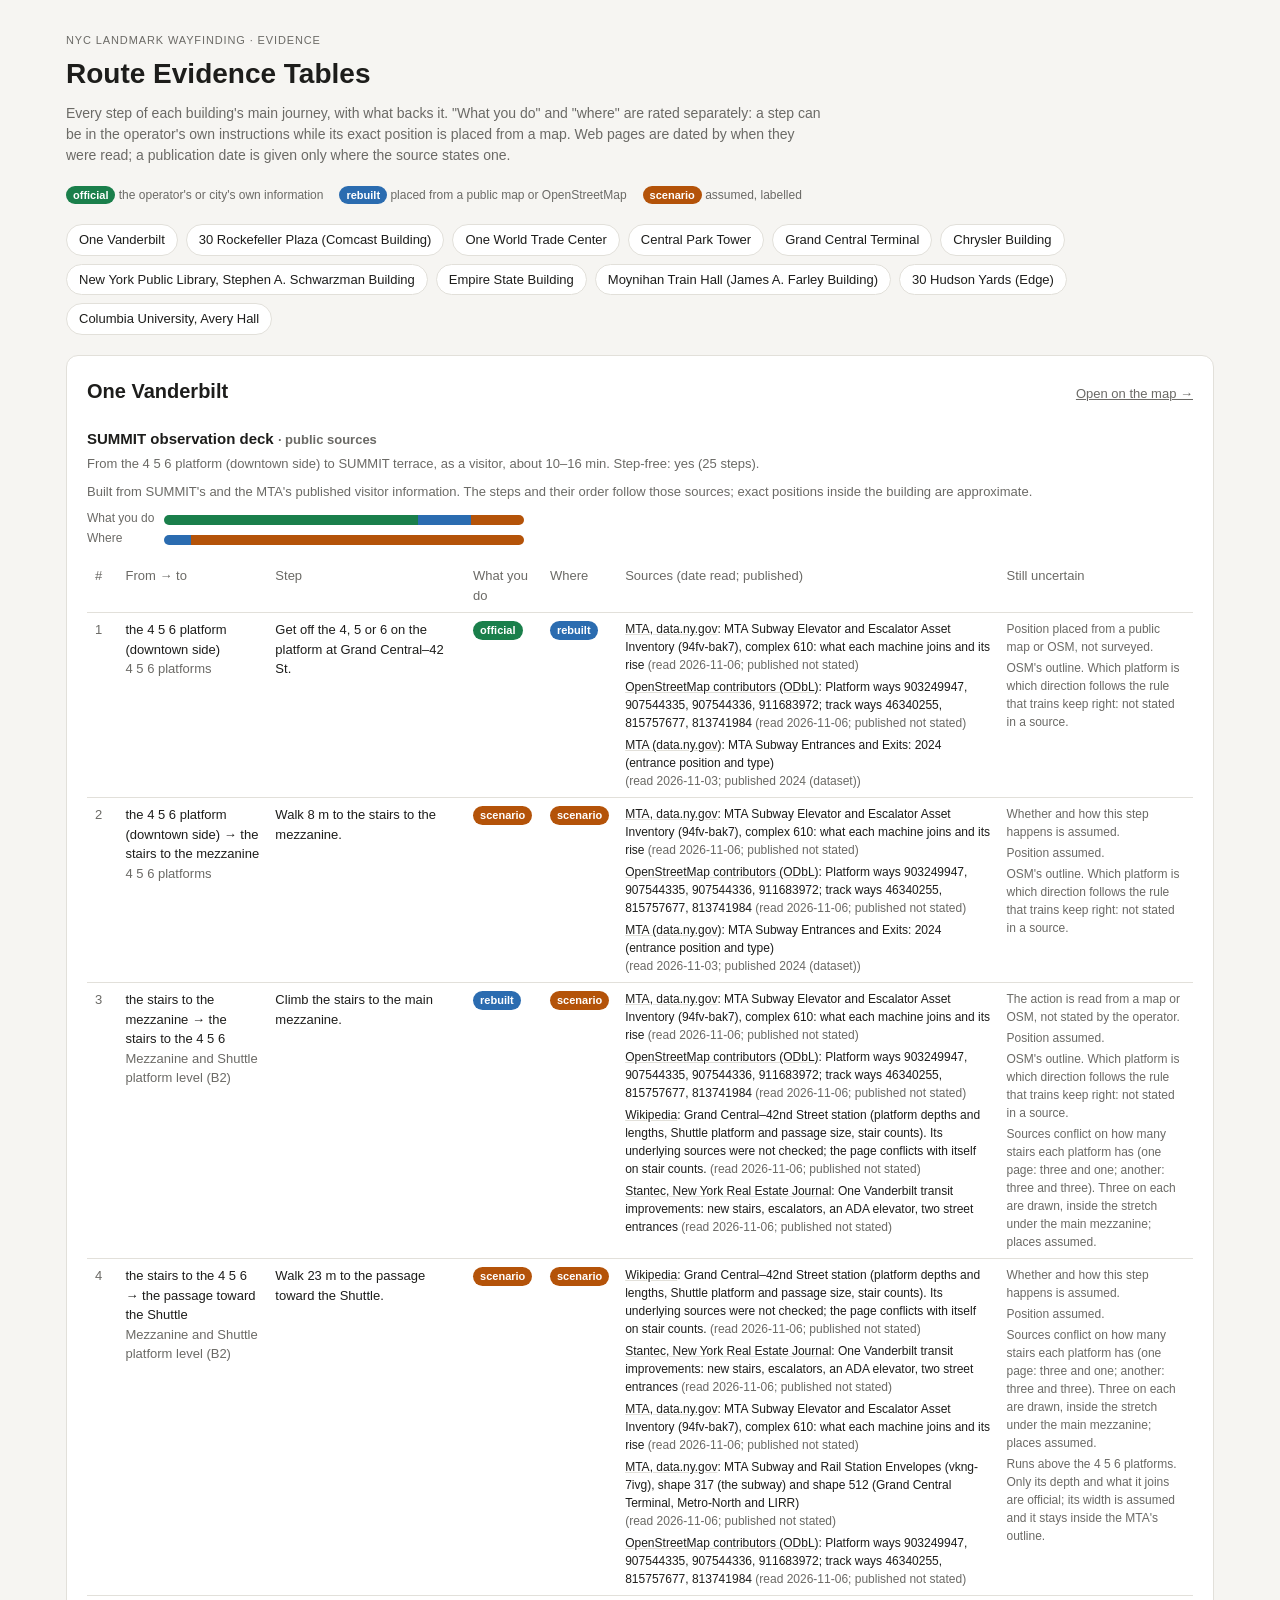
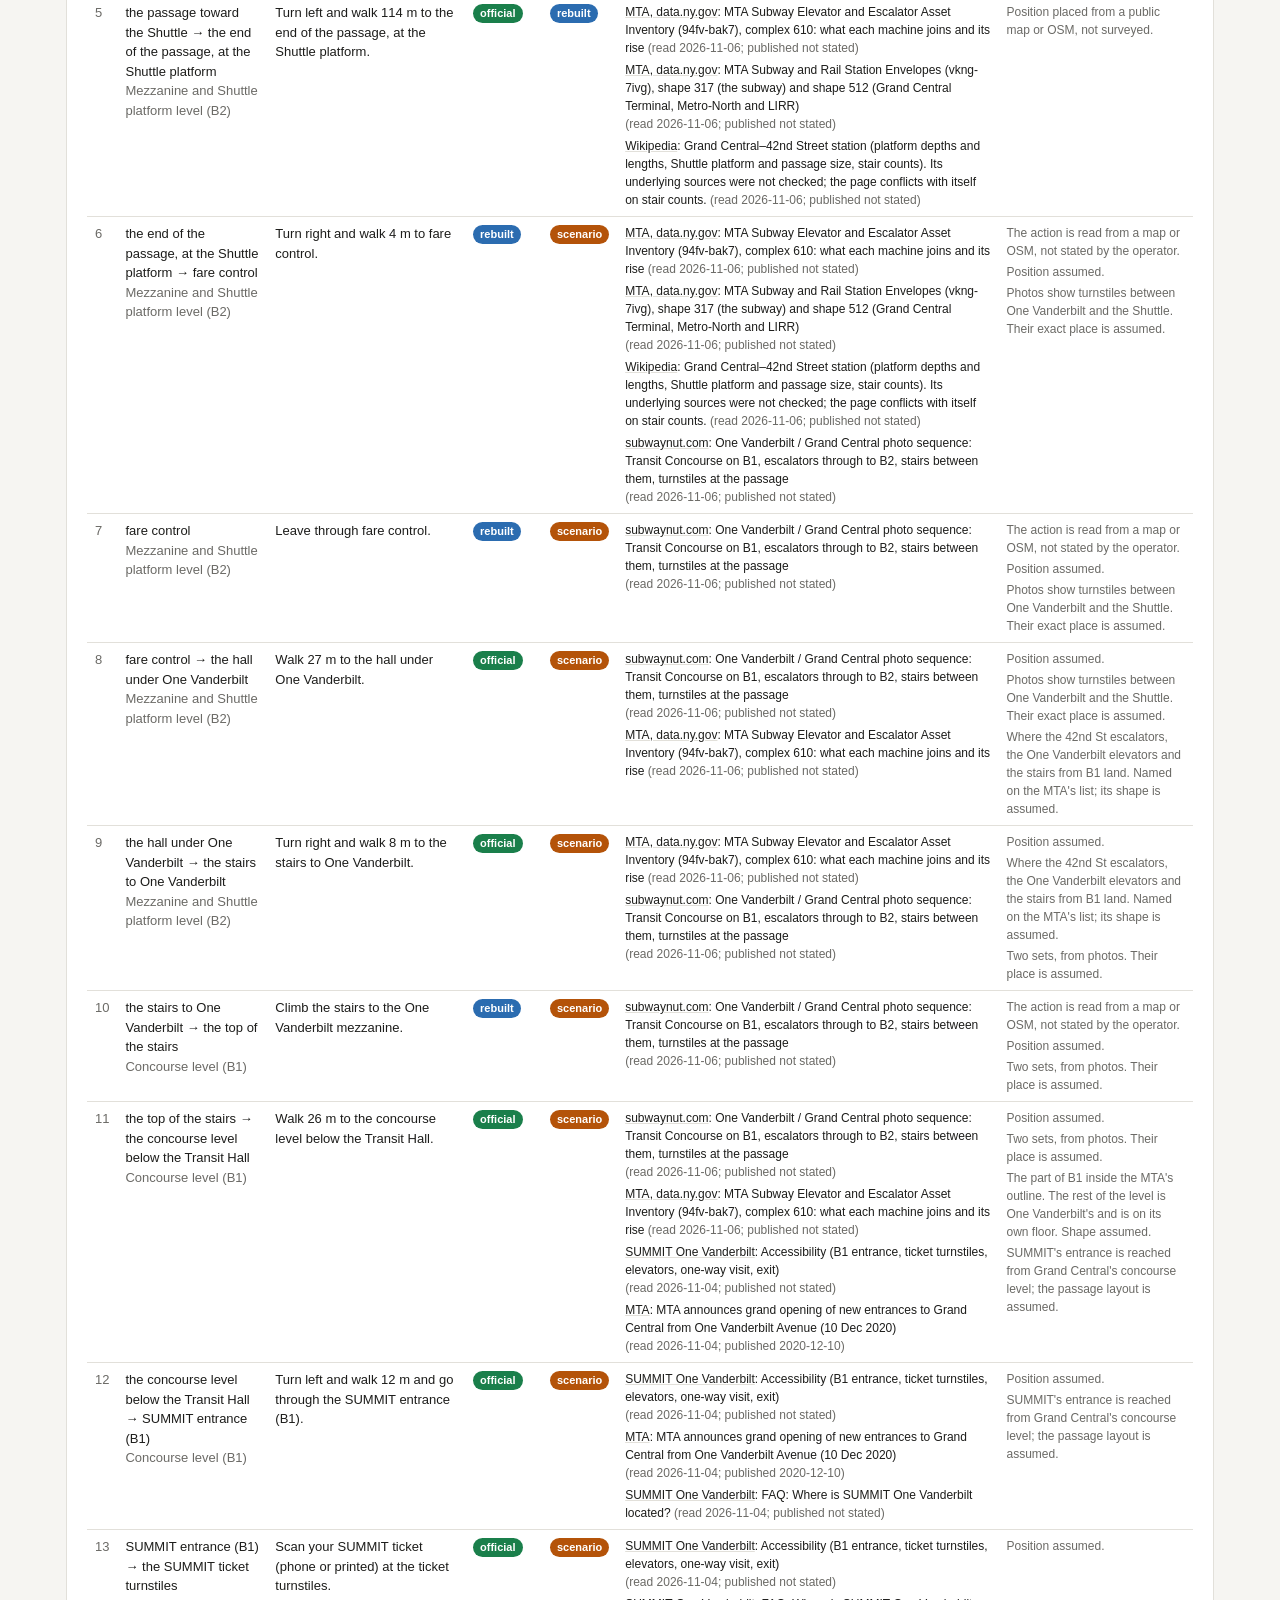
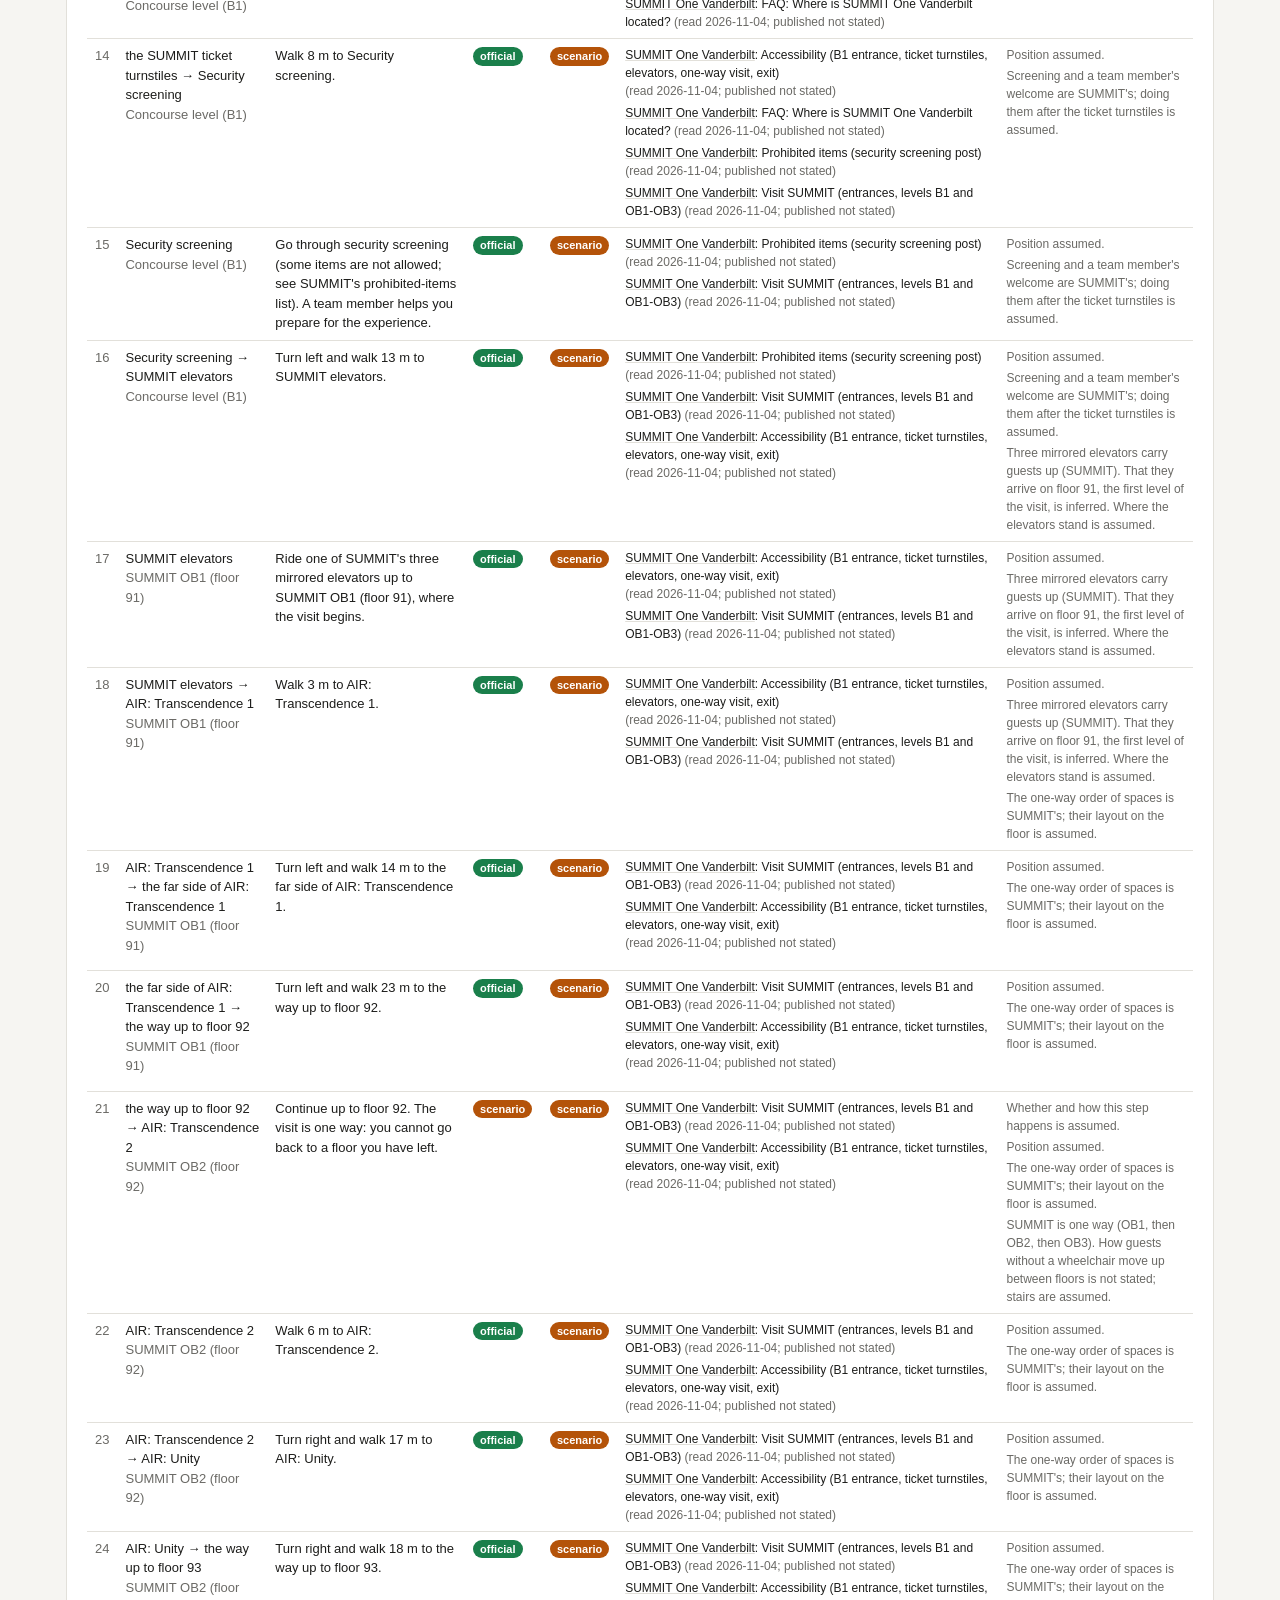
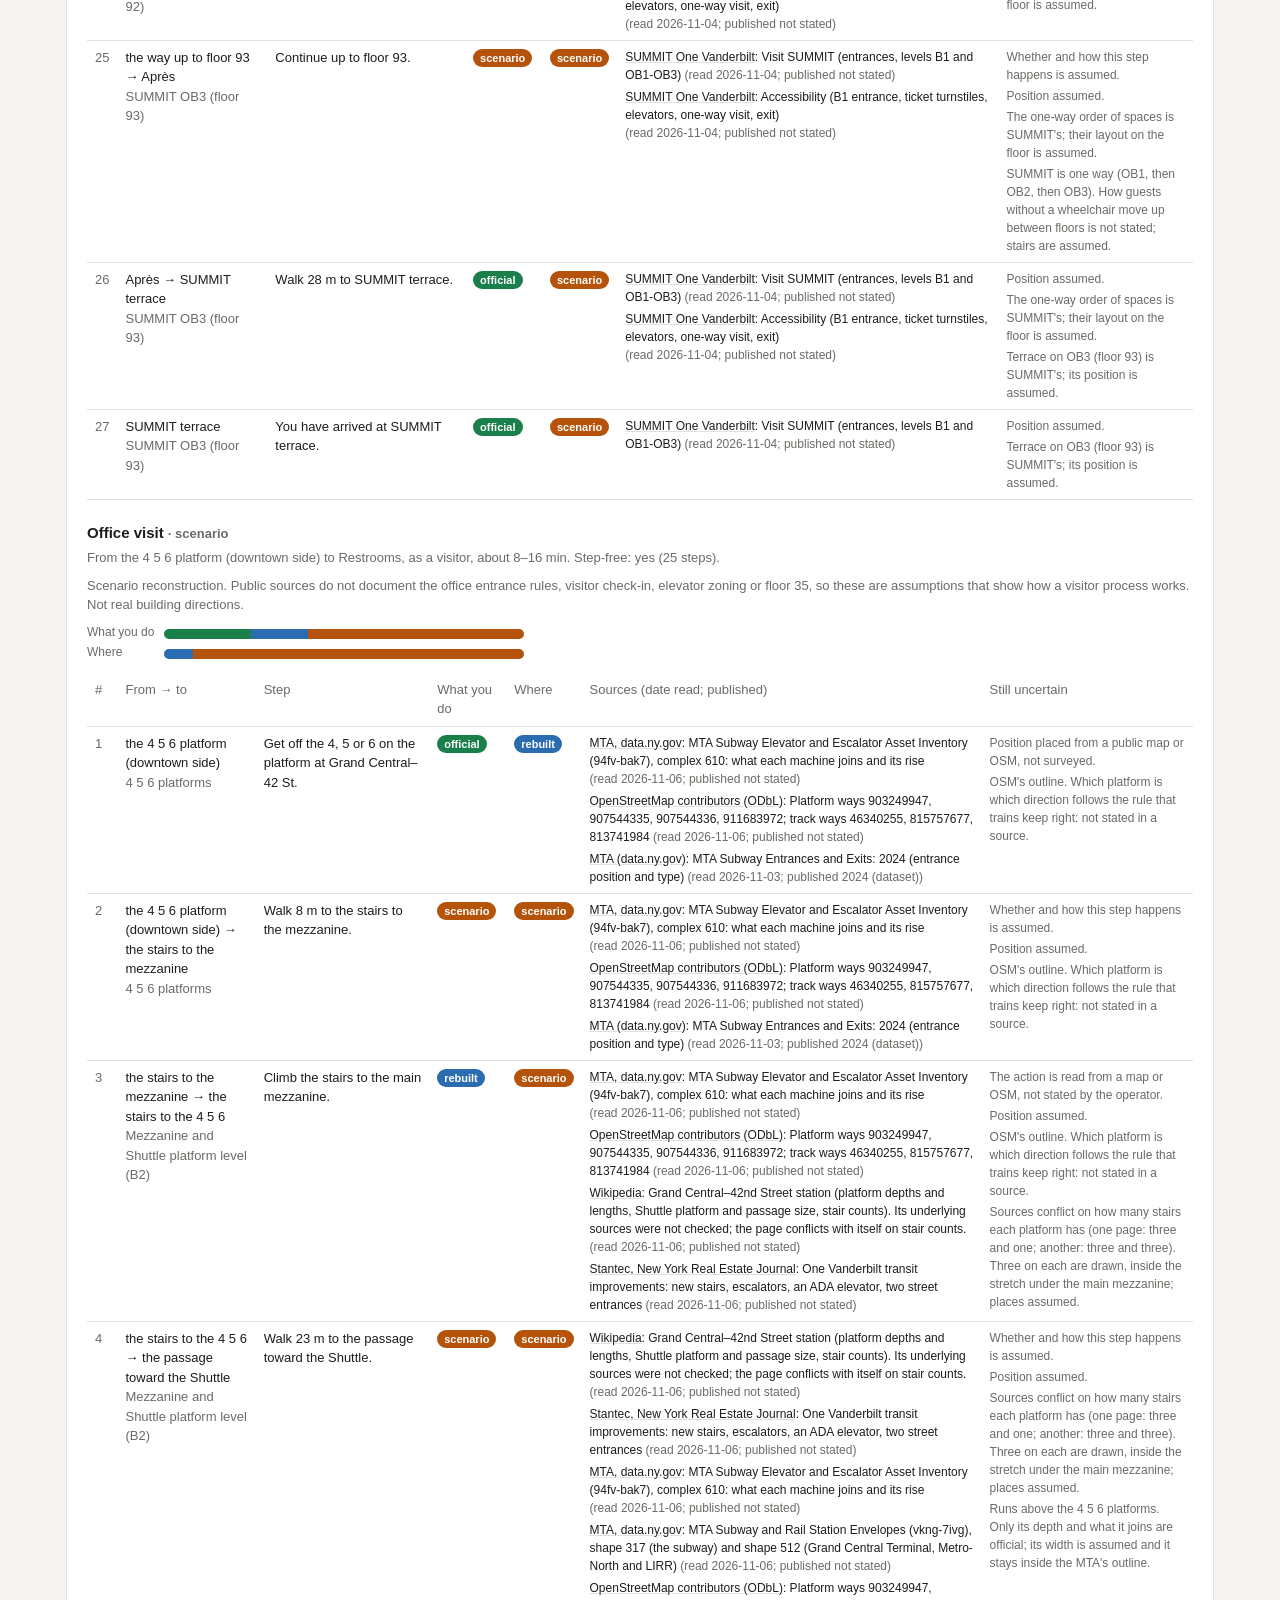
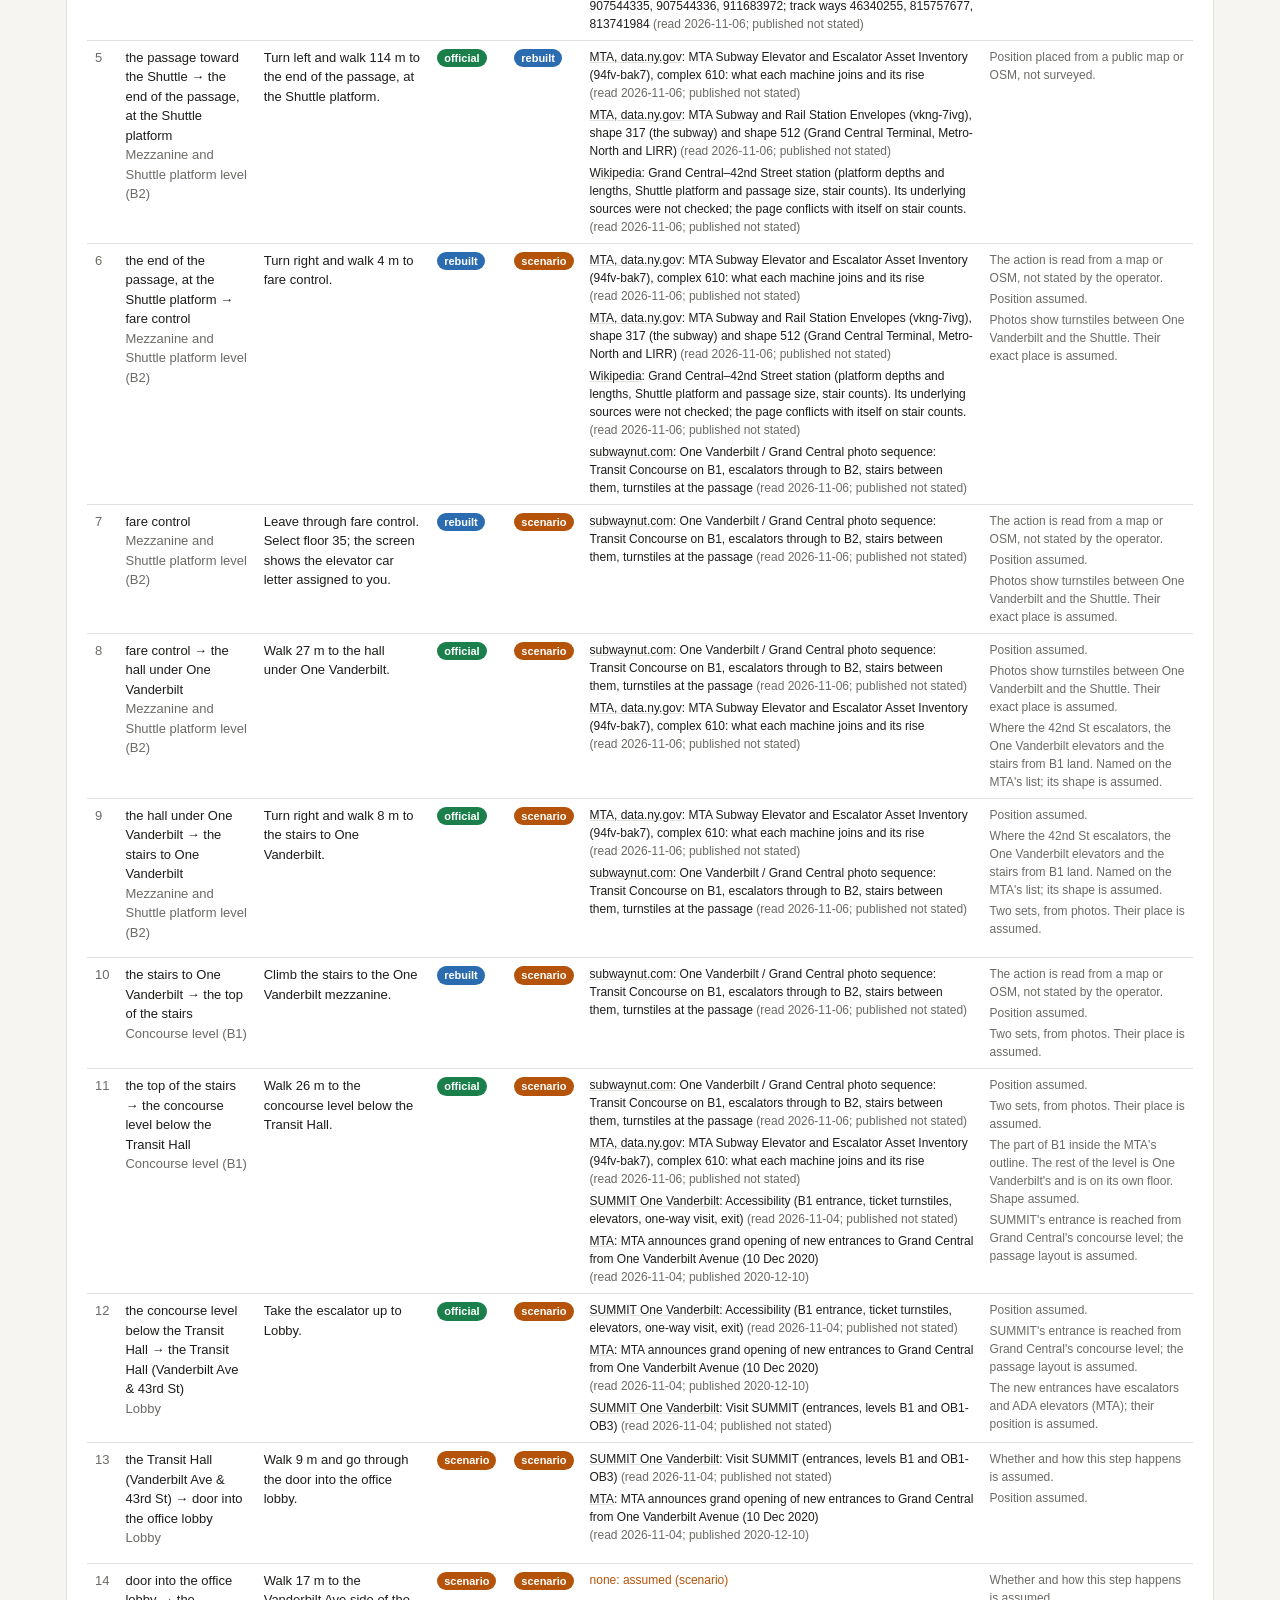
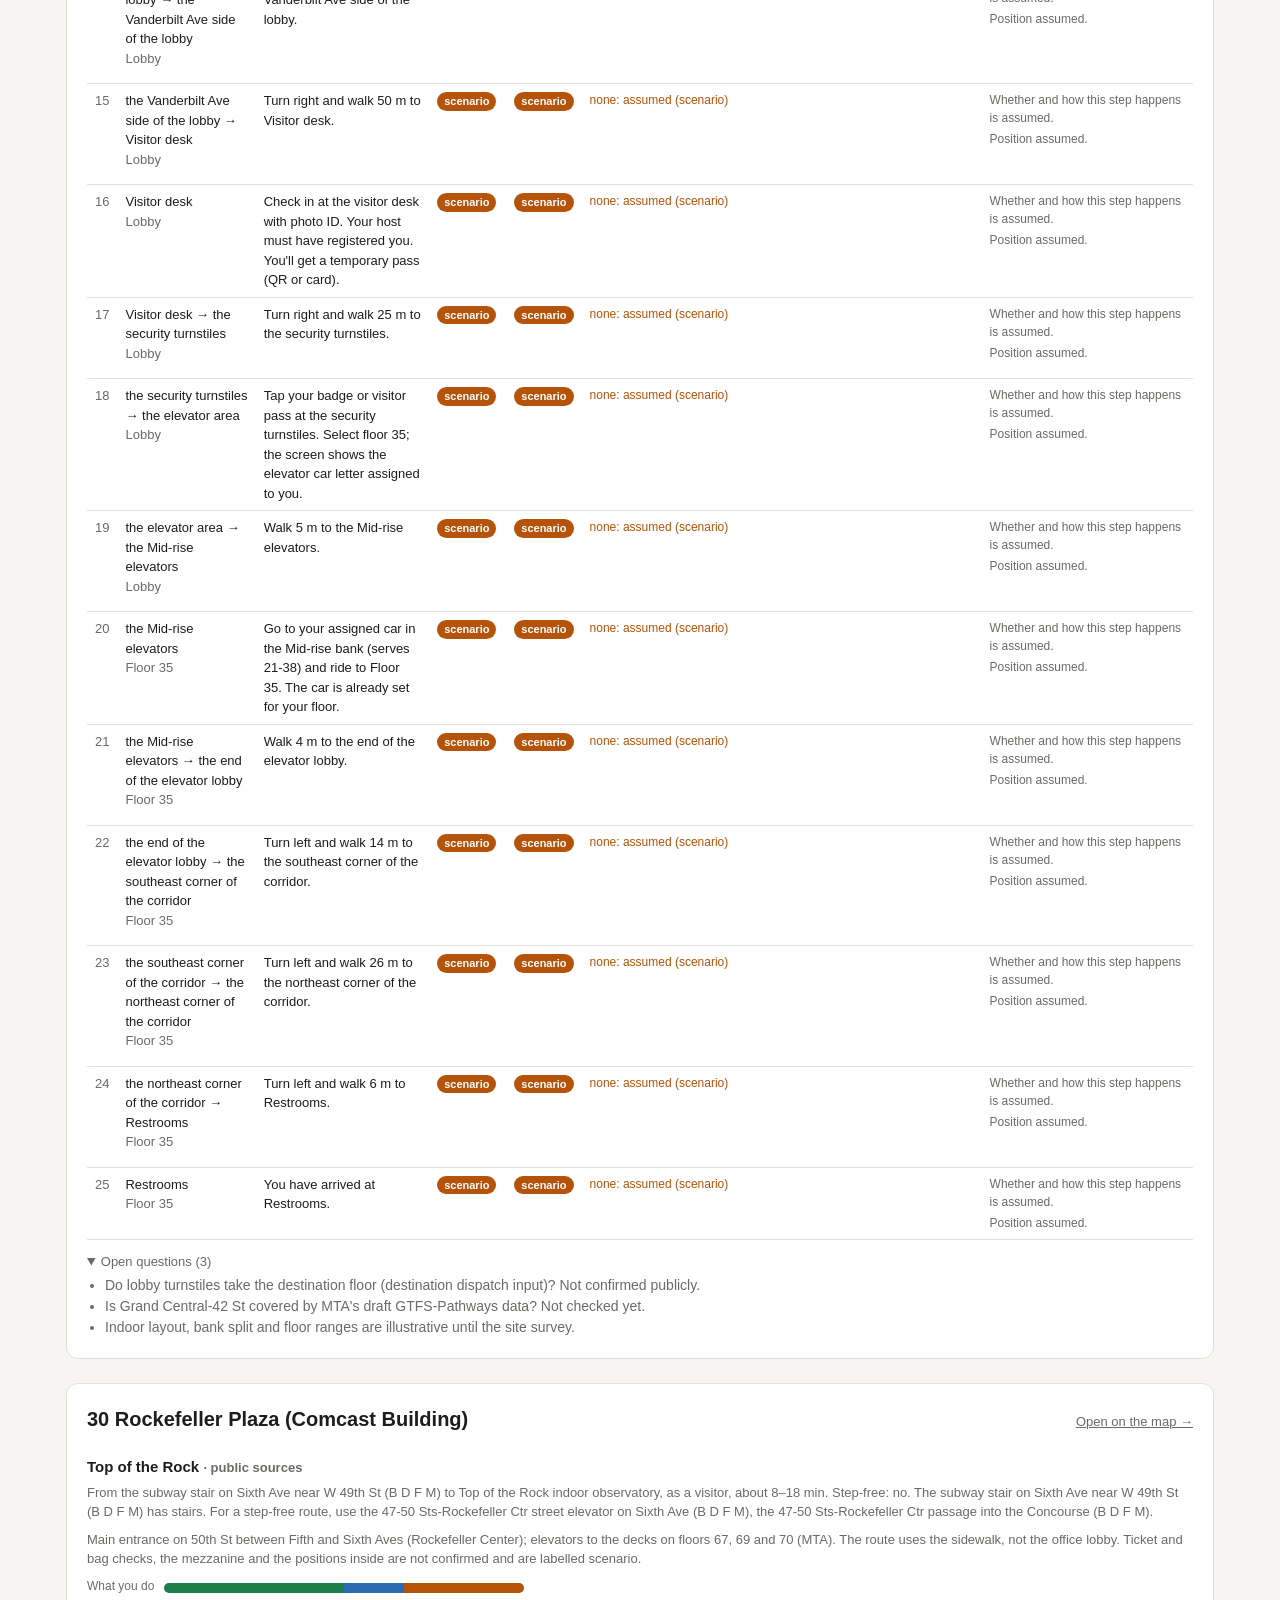
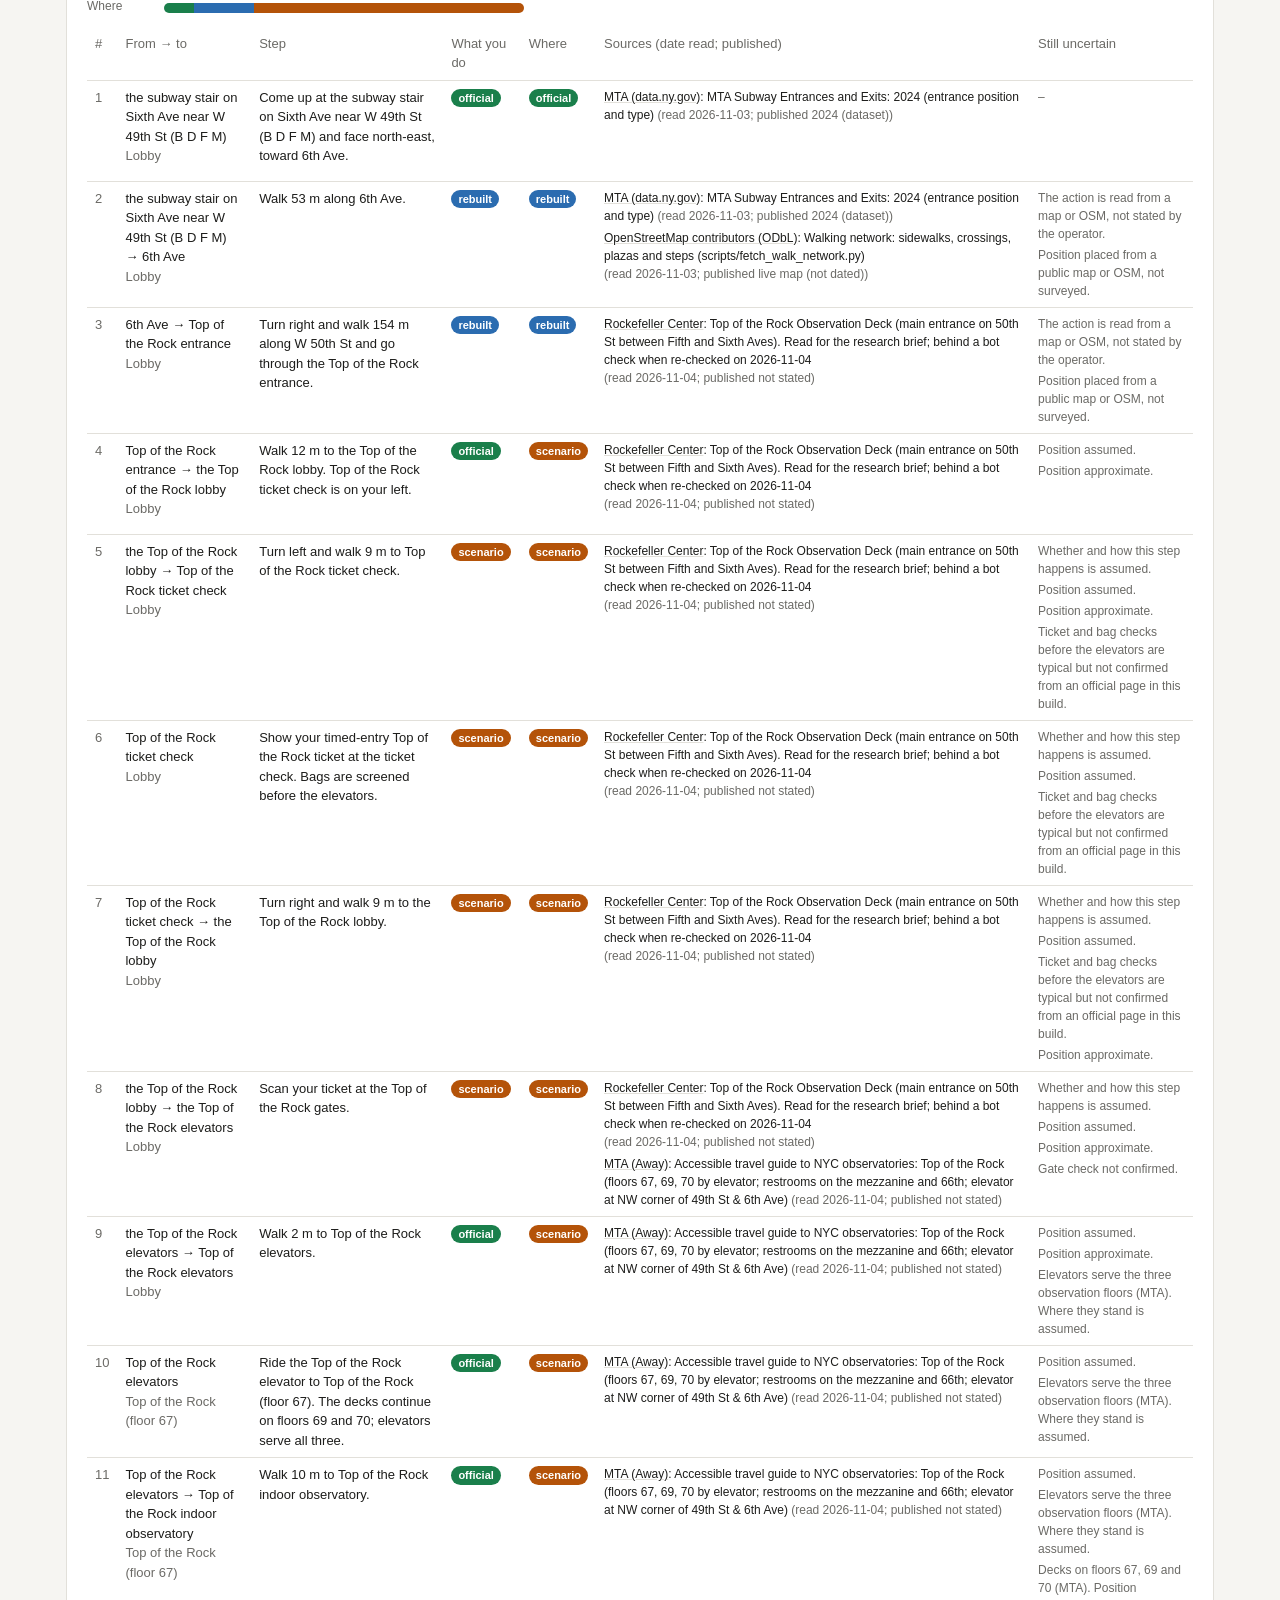
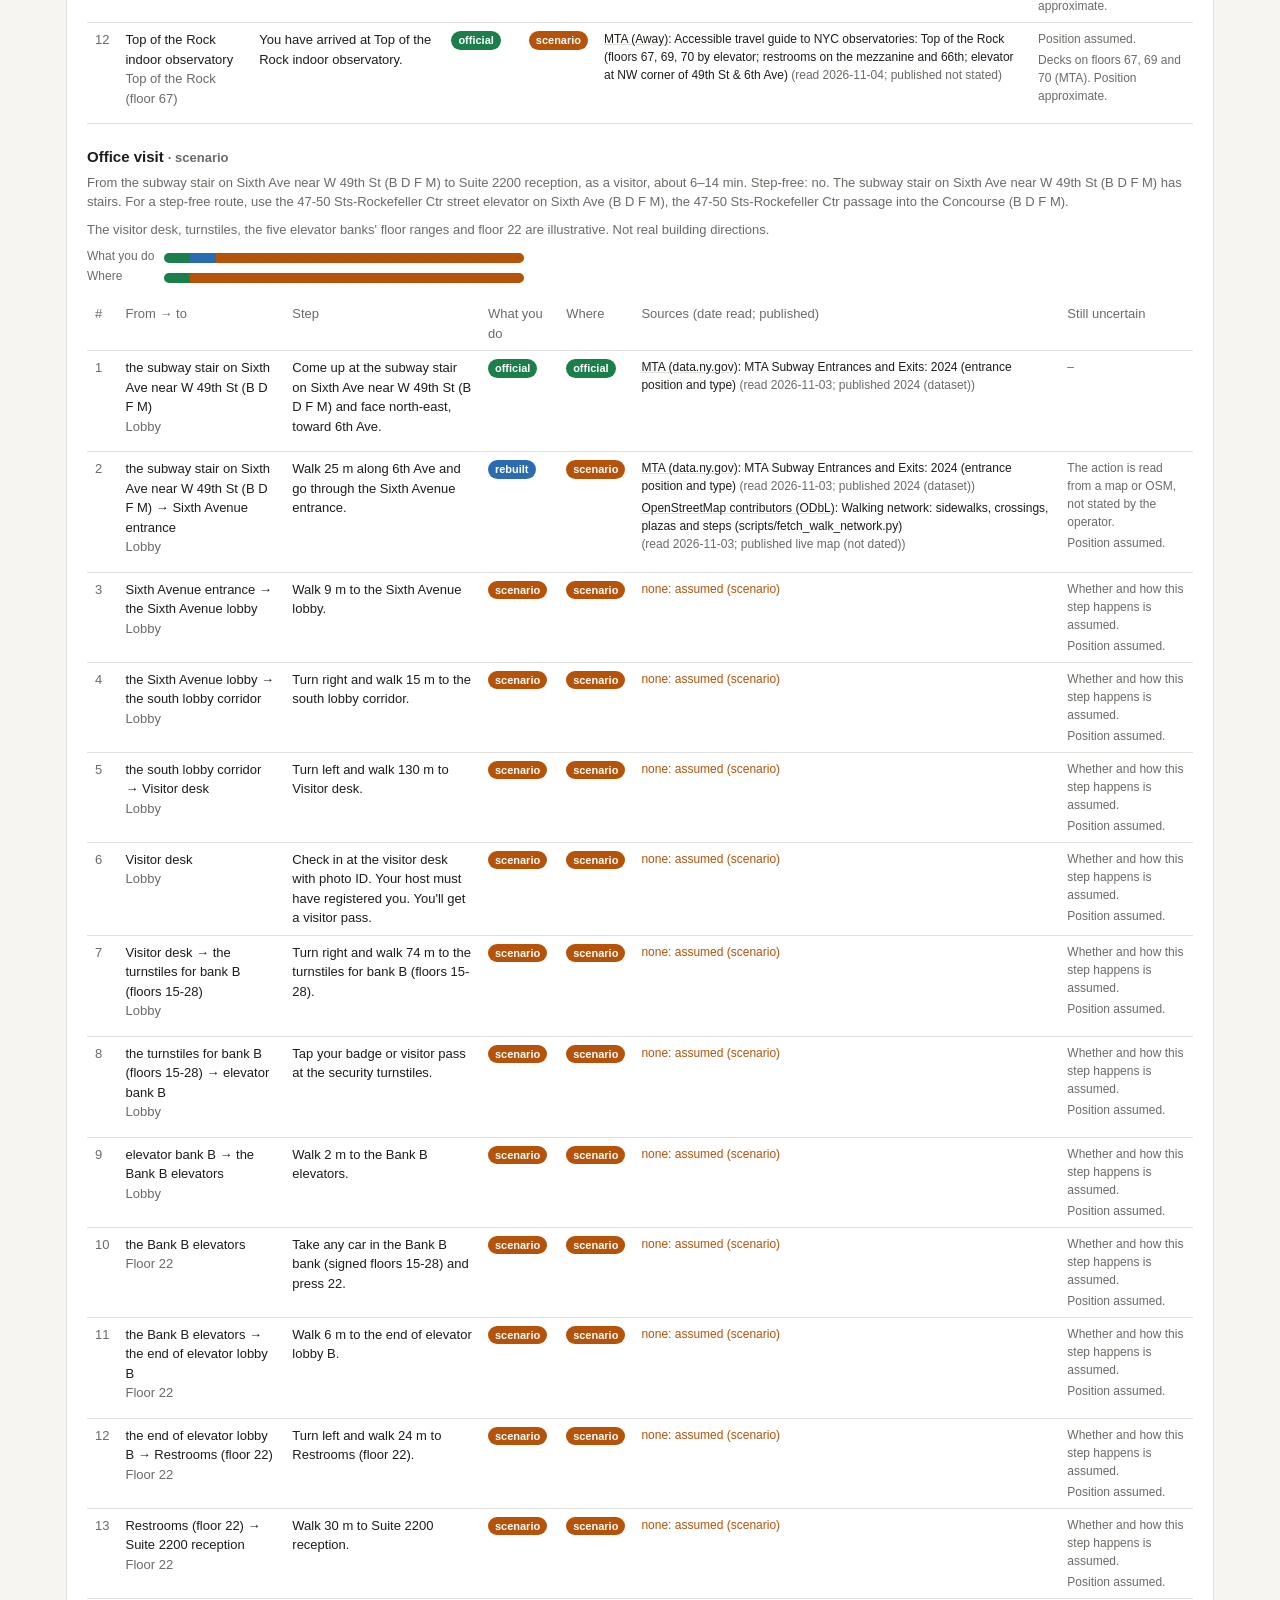
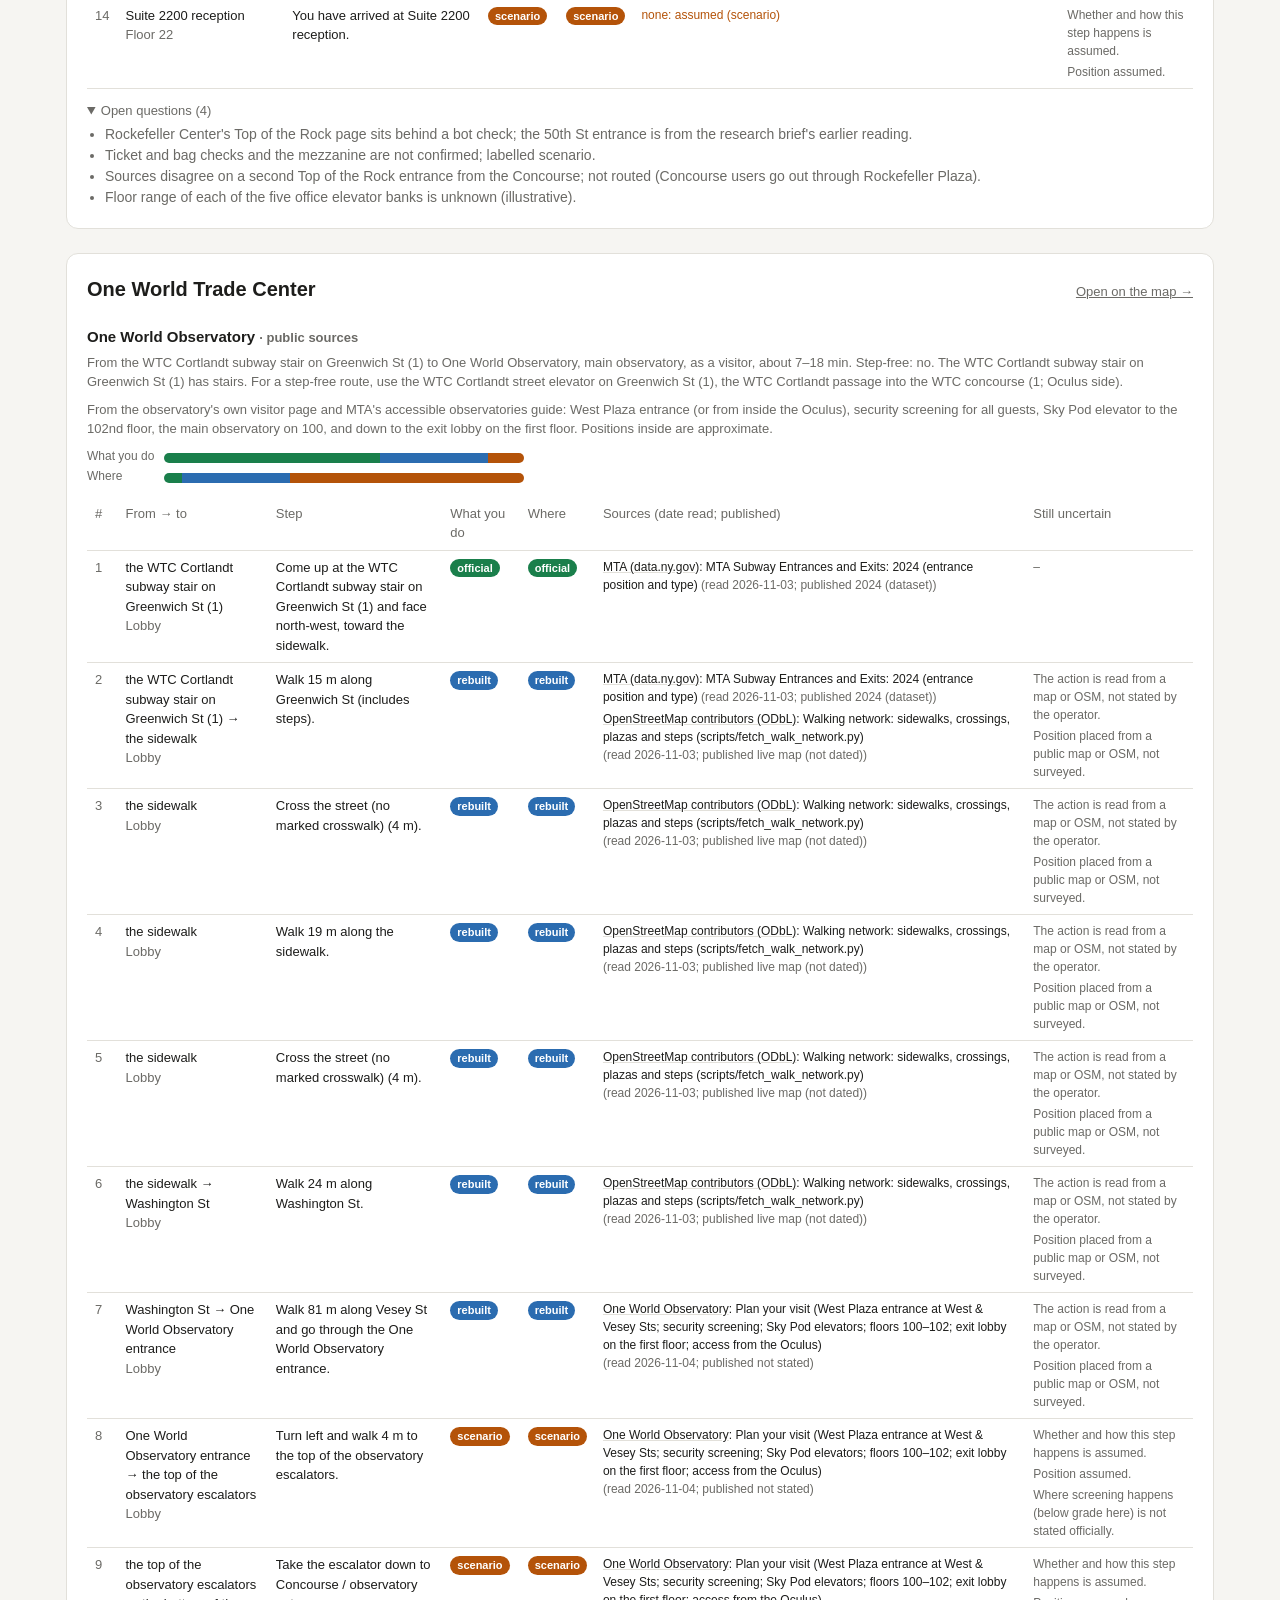
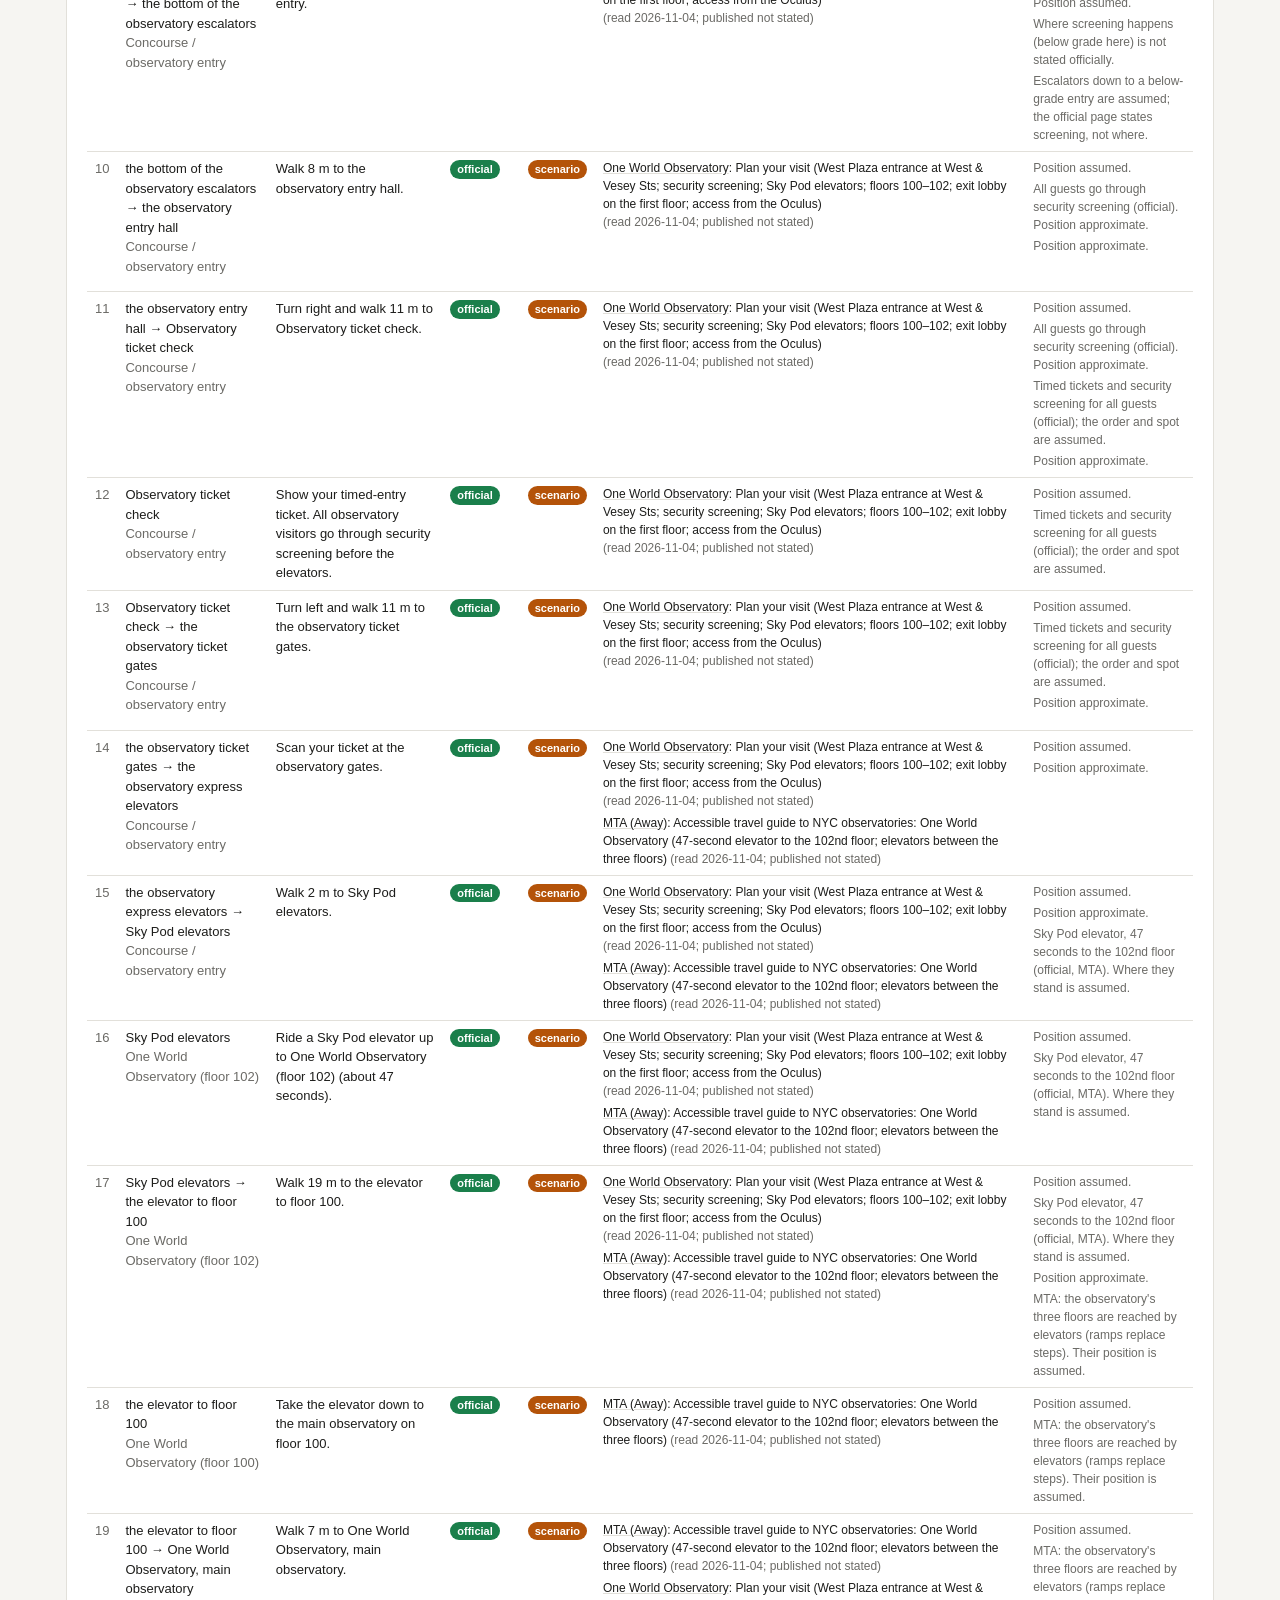
<file: map/evidence.html>
<!doctype html>
<html lang="en">
<head>
  <meta charset="utf-8">
  <meta name="viewport" content="width=device-width, initial-scale=1">
  <title>Route Evidence Tables</title>
  <meta name="description" content="Every step of each landmark journey with the evidence behind it: what you do, where, sources with dates, and what is still uncertain.">
  <style>
    :root {
      --bg: #f6f5f2; --panel: #ffffff; --ink: #1d1d1b; --muted: #6b6a66; --line: #e2e0da;
      --official: #1a7f4b; --rebuilt: #2b6cb0; --scenario: #b45309; --soft: #f1efe9;
    }
    @media (prefers-color-scheme: dark) {
      :root { --bg: #161615; --panel: #1f1f1d; --ink: #eeede9; --muted: #a3a29d; --line: #34332f; --soft: #2a2927;
        --official: #3fb37a; --rebuilt: #6aa5e8; --scenario: #e39a4a; }
    }
    * { box-sizing: border-box; }
    body { margin: 0; background: var(--bg); color: var(--ink); font: 14px/1.5 -apple-system, BlinkMacSystemFont, "Segoe UI", Helvetica, Arial, sans-serif; }
    main { max-width: 1180px; margin: 0 auto; padding: 32px 16px 64px; }
    a { color: inherit; }
    .eyebrow { margin: 0; font-size: 11px; letter-spacing: .08em; text-transform: uppercase; color: var(--muted); }
    h1 { margin: 4px 0 8px; font-size: 28px; }
    .lede { max-width: 760px; color: var(--muted); margin: 0 0 20px; }
    .key { display: flex; flex-wrap: wrap; gap: 16px; font-size: 12px; color: var(--muted); margin: 0 0 20px; }
    nav.venues { display: flex; flex-wrap: wrap; gap: 8px; margin-bottom: 20px; }
    nav.venues a { text-decoration: none; padding: 5px 12px; border: 1px solid var(--line); border-radius: 99px; background: var(--panel); font-size: 13px; }
    section.venue { background: var(--panel); border: 1px solid var(--line); border-radius: 12px; padding: 20px; margin-bottom: 24px; scroll-margin-top: 16px; }
    .venue-head { display: flex; flex-wrap: wrap; justify-content: space-between; gap: 8px; align-items: baseline; }
    .venue-head h2 { margin: 0; font-size: 20px; }
    .venue-head a { font-size: 13px; color: var(--muted); }
    .task { color: var(--muted); margin: 6px 0 0; max-width: 820px; }
    h3 { font-size: 15px; margin: 22px 0 4px; }
    .meta { color: var(--muted); font-size: 13px; margin: 0 0 8px; }
    .bar { display: flex; height: 10px; border-radius: 5px; overflow: hidden; margin: 6px 0 2px; max-width: 360px; }
    .bar span { display: block; }
    .bars { display: grid; grid-template-columns: auto 1fr; gap: 2px 10px; align-items: center; font-size: 12px; color: var(--muted); margin: 8px 0 12px; max-width: 520px; }
    .scroll { overflow-x: auto; }
    table { width: 100%; border-collapse: collapse; font-size: 13px; min-width: 860px; }
    td, th { text-align: left; padding: 7px 8px; border-bottom: 1px solid var(--line); vertical-align: top; }
    th { color: var(--muted); font-weight: 500; position: sticky; top: 0; background: var(--panel); }
    td.n { color: var(--muted); font-variant-numeric: tabular-nums; }
    .t { display: inline-block; font-size: 11px; font-weight: 700; padding: 1px 7px; border-radius: 99px; color: #fff; white-space: nowrap; }
    .t.official { background: var(--official); } .t.rebuilt { background: var(--rebuilt); } .t.scenario { background: var(--scenario); }
    .src { font-size: 12px; } .src a { text-decoration: underline; text-decoration-color: var(--line); }
    .src div + div { margin-top: 4px; }
    .date { color: var(--muted); white-space: nowrap; }
    .unc { font-size: 12px; color: var(--muted); }
    .unc div + div { margin-top: 3px; }
    .none { color: var(--scenario); font-size: 12px; }
    ul.q { margin: 4px 0 0; padding-left: 18px; color: var(--muted); }
    details { margin-top: 12px; } summary { cursor: pointer; color: var(--muted); font-size: 13px; }
    footer { color: var(--muted); font-size: 12px; margin-top: 32px; }
    @media (max-width: 720px) { h1 { font-size: 22px; } section.venue { padding: 14px; } }
  </style>
</head>
<body>
<main>
  <p class="eyebrow">NYC landmark wayfinding · evidence</p>
  <h1>Route Evidence Tables</h1>
  <p class="lede">Every step of each building's main journey, with what backs it. "What you do" and "where" are rated
    separately: a step can be in the operator's own instructions while its exact position is placed from a map.
    Web pages are dated by when they were read; a publication date is given only where the source states one.</p>
  <p class="key"><span><span class="t official">official</span> the operator's or city's own information</span>
    <span><span class="t rebuilt">rebuilt</span> placed from a public map or OpenStreetMap</span>
    <span><span class="t scenario">scenario</span> assumed, labelled</span></p>
  <nav class="venues" id="nav"></nav>
  <div id="venues"></div>
  <footer id="foot"></footer>
</main>
<script>
const esc = (s) => String(s ?? "").replace(/[&<>"]/g, (c) => ({ "&": "&amp;", "<": "&lt;", ">": "&gt;", '"': "&quot;" })[c]);
const tier = (t) => t ? `<span class="t ${esc(t)}">${esc(t)}</span>` : "–";
const COL = { official: "var(--official)", rebuilt: "var(--rebuilt)", scenario: "var(--scenario)" };
function bar(counts) {
  const total = Object.values(counts).reduce((a, b) => a + b, 0) || 1;
  return `<div class="bar">${["official", "rebuilt", "scenario"].map((k) =>
    `<span style="width:${(100 * (counts[k] || 0)) / total}%;background:${COL[k]}" title="${k}: ${counts[k] || 0}"></span>`).join("")}</div>`;
}
function journeyHtml(j) {
  const sf = j.step_free.found ? `Step-free: yes (${j.step_free.steps} steps).` : `Step-free: no. ${esc(j.step_free.why)}`;
  const rows = j.rows.map((r) => `<tr>
    <td class="n">${r.n}</td>
    <td>${r.from === r.to ? esc(r.from) : `${esc(r.from)} → ${esc(r.to)}`}<div class="meta">${esc(r.level)}</div></td>
    <td>${esc(r.text)}</td>
    <td>${tier(r.action)}</td><td>${tier(r.place)}</td>
    <td class="src">${r.sources.length ? r.sources.map((s) => `<div><a href="${esc(s.url)}" target="_blank" rel="noopener">${esc(s.publisher)}</a>: ${esc(s.title)}
      <span class="date">(read ${esc(s.accessed)}; published ${esc(s.published)})</span></div>`).join("")
      : `<span class="none">${esc(r.no_source || "none")}</span>`}</td>
    <td class="unc">${r.uncertain.length ? r.uncertain.map((u) => `<div>${esc(u)}</div>`).join("") : "–"}</td></tr>`).join("");
  return `<h3>${esc(j.name)}${j.basis ? ` <span class="meta">· ${esc(j.basis)}</span>` : ""}</h3>
    <p class="meta">From ${esc(j.start)} to ${esc(j.target)}, as a visitor${j.badge ? " with a badge or ticket" : ""}, about ${j.time_min[0]}–${j.time_min[1]} min. ${sf}</p>
    ${j.note ? `<p class="meta">${esc(j.note)}</p>` : ""}
    <div class="bars"><span>What you do</span>${bar(j.tiers.action)}<span>Where</span>${bar(j.tiers.place)}</div>
    <div class="scroll"><table><thead><tr><th>#</th><th>From → to</th><th>Step</th><th>What you do</th><th>Where</th>
      <th>Sources (date read; published)</th><th>Still uncertain</th></tr></thead><tbody>${rows}</tbody></table></div>`;
}
function venueHtml(v) {
  return `<section class="venue" id="${esc(v.id)}">
    <div class="venue-head"><h2>${esc(v.name)}</h2><a href="index.html#${esc(v.id)}">Open on the map →</a></div>
    ${v.task ? `<p class="task">${esc(v.task)}</p>` : ""}
    ${v.journeys.map(journeyHtml).join("")}
    ${v.open_questions.length ? `<details open><summary>Open questions (${v.open_questions.length})</summary><ul class="q">${v.open_questions.map((q) => `<li>${esc(q)}</li>`).join("")}</ul></details>` : ""}
  </section>`;
}
fetch("data/evidence.json", { cache: "no-cache" }).then((r) => r.json()).then((d) => {
  document.getElementById("nav").innerHTML = d.venues.map((v) => `<a href="#${esc(v.id)}">${esc(v.name)}</a>`).join("");
  document.getElementById("venues").innerHTML = d.venues.map(venueHtml).join("");
  document.getElementById("foot").innerHTML = `Generated ${esc(d.generated)} by scripts/build_evidence.py from the routes the map uses ·
    <a href="index.html">Map</a> · <a href="qa.html">Data quality</a>`;
  if (location.hash) document.querySelector(location.hash)?.scrollIntoView();
});
</script>
</body>
</html>
</file>
<file: map/vendor/maplibre-gl@4.7.1/dist/maplibre-gl.css>
.maplibregl-map{font:12px/20px Helvetica Neue,Arial,Helvetica,sans-serif;overflow:hidden;position:relative;-webkit-tap-highlight-color:rgb(0 0 0/0)}.maplibregl-canvas{left:0;position:absolute;top:0}.maplibregl-map:fullscreen{height:100%;width:100%}.maplibregl-ctrl-group button.maplibregl-ctrl-compass{touch-action:none}.maplibregl-canvas-container.maplibregl-interactive,.maplibregl-ctrl-group button.maplibregl-ctrl-compass{cursor:grab;-webkit-user-select:none;-moz-user-select:none;user-select:none}.maplibregl-canvas-container.maplibregl-interactive.maplibregl-track-pointer{cursor:pointer}.maplibregl-canvas-container.maplibregl-interactive:active,.maplibregl-ctrl-group button.maplibregl-ctrl-compass:active{cursor:grabbing}.maplibregl-canvas-container.maplibregl-touch-zoom-rotate,.maplibregl-canvas-container.maplibregl-touch-zoom-rotate .maplibregl-canvas{touch-action:pan-x pan-y}.maplibregl-canvas-container.maplibregl-touch-drag-pan,.maplibregl-canvas-container.maplibregl-touch-drag-pan .maplibregl-canvas{touch-action:pinch-zoom}.maplibregl-canvas-container.maplibregl-touch-zoom-rotate.maplibregl-touch-drag-pan,.maplibregl-canvas-container.maplibregl-touch-zoom-rotate.maplibregl-touch-drag-pan .maplibregl-canvas{touch-action:none}.maplibregl-canvas-container.maplibregl-touch-drag-pan.maplibregl-cooperative-gestures,.maplibregl-canvas-container.maplibregl-touch-drag-pan.maplibregl-cooperative-gestures .maplibregl-canvas{touch-action:pan-x pan-y}.maplibregl-ctrl-bottom-left,.maplibregl-ctrl-bottom-right,.maplibregl-ctrl-top-left,.maplibregl-ctrl-top-right{pointer-events:none;position:absolute;z-index:2}.maplibregl-ctrl-top-left{left:0;top:0}.maplibregl-ctrl-top-right{right:0;top:0}.maplibregl-ctrl-bottom-left{bottom:0;left:0}.maplibregl-ctrl-bottom-right{bottom:0;right:0}.maplibregl-ctrl{clear:both;pointer-events:auto;transform:translate(0)}.maplibregl-ctrl-top-left .maplibregl-ctrl{float:left;margin:10px 0 0 10px}.maplibregl-ctrl-top-right .maplibregl-ctrl{float:right;margin:10px 10px 0 0}.maplibregl-ctrl-bottom-left .maplibregl-ctrl{float:left;margin:0 0 10px 10px}.maplibregl-ctrl-bottom-right .maplibregl-ctrl{float:right;margin:0 10px 10px 0}.maplibregl-ctrl-group{background:#fff;border-radius:4px}.maplibregl-ctrl-group:not(:empty){box-shadow:0 0 0 2px rgba(0,0,0,.1)}@media (forced-colors:active){.maplibregl-ctrl-group:not(:empty){box-shadow:0 0 0 2px ButtonText}}.maplibregl-ctrl-group button{background-color:transparent;border:0;box-sizing:border-box;cursor:pointer;display:block;height:29px;outline:none;padding:0;width:29px}.maplibregl-ctrl-group button+button{border-top:1px solid #ddd}.maplibregl-ctrl button .maplibregl-ctrl-icon{background-position:50%;background-repeat:no-repeat;display:block;height:100%;width:100%}@media (forced-colors:active){.maplibregl-ctrl-icon{background-color:transparent}.maplibregl-ctrl-group button+button{border-top:1px solid ButtonText}}.maplibregl-ctrl button::-moz-focus-inner{border:0;padding:0}.maplibregl-ctrl-attrib-button:focus,.maplibregl-ctrl-group button:focus{box-shadow:0 0 2px 2px #0096ff}.maplibregl-ctrl button:disabled{cursor:not-allowed}.maplibregl-ctrl button:disabled .maplibregl-ctrl-icon{opacity:.25}.maplibregl-ctrl button:not(:disabled):hover{background-color:rgb(0 0 0/5%)}.maplibregl-ctrl-group button:focus:focus-visible{box-shadow:0 0 2px 2px #0096ff}.maplibregl-ctrl-group button:focus:not(:focus-visible){box-shadow:none}.maplibregl-ctrl-group button:focus:first-child{border-radius:4px 4px 0 0}.maplibregl-ctrl-group button:focus:last-child{border-radius:0 0 4px 4px}.maplibregl-ctrl-group button:focus:only-child{border-radius:inherit}.maplibregl-ctrl button.maplibregl-ctrl-zoom-out .maplibregl-ctrl-icon{background-image:url("data:image/svg+xml;charset=utf-8,%3Csvg xmlns='http://www.w3.org/2000/svg' width='29' height='29' fill='%23333' viewBox='0 0 29 29'%3E%3Cpath d='M10 13c-.75 0-1.5.75-1.5 1.5S9.25 16 10 16h9c.75 0 1.5-.75 1.5-1.5S19.75 13 19 13z'/%3E%3C/svg%3E")}.maplibregl-ctrl button.maplibregl-ctrl-zoom-in .maplibregl-ctrl-icon{background-image:url("data:image/svg+xml;charset=utf-8,%3Csvg xmlns='http://www.w3.org/2000/svg' width='29' height='29' fill='%23333' viewBox='0 0 29 29'%3E%3Cpath d='M14.5 8.5c-.75 0-1.5.75-1.5 1.5v3h-3c-.75 0-1.5.75-1.5 1.5S9.25 16 10 16h3v3c0 .75.75 1.5 1.5 1.5S16 19.75 16 19v-3h3c.75 0 1.5-.75 1.5-1.5S19.75 13 19 13h-3v-3c0-.75-.75-1.5-1.5-1.5'/%3E%3C/svg%3E")}@media (forced-colors:active){.maplibregl-ctrl button.maplibregl-ctrl-zoom-out .maplibregl-ctrl-icon{background-image:url("data:image/svg+xml;charset=utf-8,%3Csvg xmlns='http://www.w3.org/2000/svg' width='29' height='29' fill='%23fff' viewBox='0 0 29 29'%3E%3Cpath d='M10 13c-.75 0-1.5.75-1.5 1.5S9.25 16 10 16h9c.75 0 1.5-.75 1.5-1.5S19.75 13 19 13z'/%3E%3C/svg%3E")}.maplibregl-ctrl button.maplibregl-ctrl-zoom-in .maplibregl-ctrl-icon{background-image:url("data:image/svg+xml;charset=utf-8,%3Csvg xmlns='http://www.w3.org/2000/svg' width='29' height='29' fill='%23fff' viewBox='0 0 29 29'%3E%3Cpath d='M14.5 8.5c-.75 0-1.5.75-1.5 1.5v3h-3c-.75 0-1.5.75-1.5 1.5S9.25 16 10 16h3v3c0 .75.75 1.5 1.5 1.5S16 19.75 16 19v-3h3c.75 0 1.5-.75 1.5-1.5S19.75 13 19 13h-3v-3c0-.75-.75-1.5-1.5-1.5'/%3E%3C/svg%3E")}}@media (forced-colors:active) and (prefers-color-scheme:light){.maplibregl-ctrl button.maplibregl-ctrl-zoom-out .maplibregl-ctrl-icon{background-image:url("data:image/svg+xml;charset=utf-8,%3Csvg xmlns='http://www.w3.org/2000/svg' width='29' height='29' viewBox='0 0 29 29'%3E%3Cpath d='M10 13c-.75 0-1.5.75-1.5 1.5S9.25 16 10 16h9c.75 0 1.5-.75 1.5-1.5S19.75 13 19 13z'/%3E%3C/svg%3E")}.maplibregl-ctrl button.maplibregl-ctrl-zoom-in .maplibregl-ctrl-icon{background-image:url("data:image/svg+xml;charset=utf-8,%3Csvg xmlns='http://www.w3.org/2000/svg' width='29' height='29' viewBox='0 0 29 29'%3E%3Cpath d='M14.5 8.5c-.75 0-1.5.75-1.5 1.5v3h-3c-.75 0-1.5.75-1.5 1.5S9.25 16 10 16h3v3c0 .75.75 1.5 1.5 1.5S16 19.75 16 19v-3h3c.75 0 1.5-.75 1.5-1.5S19.75 13 19 13h-3v-3c0-.75-.75-1.5-1.5-1.5'/%3E%3C/svg%3E")}}.maplibregl-ctrl button.maplibregl-ctrl-fullscreen .maplibregl-ctrl-icon{background-image:url("data:image/svg+xml;charset=utf-8,%3Csvg xmlns='http://www.w3.org/2000/svg' width='29' height='29' fill='%23333' viewBox='0 0 29 29'%3E%3Cpath d='M24 16v5.5c0 1.75-.75 2.5-2.5 2.5H16v-1l3-1.5-4-5.5 1-1 5.5 4 1.5-3zM6 16l1.5 3 5.5-4 1 1-4 5.5 3 1.5v1H7.5C5.75 24 5 23.25 5 21.5V16zm7-11v1l-3 1.5 4 5.5-1 1-5.5-4L6 13H5V7.5C5 5.75 5.75 5 7.5 5zm11 2.5c0-1.75-.75-2.5-2.5-2.5H16v1l3 1.5-4 5.5 1 1 5.5-4 1.5 3h1z'/%3E%3C/svg%3E")}.maplibregl-ctrl button.maplibregl-ctrl-shrink .maplibregl-ctrl-icon{background-image:url("data:image/svg+xml;charset=utf-8,%3Csvg xmlns='http://www.w3.org/2000/svg' width='29' height='29' viewBox='0 0 29 29'%3E%3Cpath d='M18.5 16c-1.75 0-2.5.75-2.5 2.5V24h1l1.5-3 5.5 4 1-1-4-5.5 3-1.5v-1zM13 18.5c0-1.75-.75-2.5-2.5-2.5H5v1l3 1.5L4 24l1 1 5.5-4 1.5 3h1zm3-8c0 1.75.75 2.5 2.5 2.5H24v-1l-3-1.5L25 5l-1-1-5.5 4L17 5h-1zM10.5 13c1.75 0 2.5-.75 2.5-2.5V5h-1l-1.5 3L5 4 4 5l4 5.5L5 12v1z'/%3E%3C/svg%3E")}@media (forced-colors:active){.maplibregl-ctrl button.maplibregl-ctrl-fullscreen .maplibregl-ctrl-icon{background-image:url("data:image/svg+xml;charset=utf-8,%3Csvg xmlns='http://www.w3.org/2000/svg' width='29' height='29' fill='%23fff' viewBox='0 0 29 29'%3E%3Cpath d='M24 16v5.5c0 1.75-.75 2.5-2.5 2.5H16v-1l3-1.5-4-5.5 1-1 5.5 4 1.5-3zM6 16l1.5 3 5.5-4 1 1-4 5.5 3 1.5v1H7.5C5.75 24 5 23.25 5 21.5V16zm7-11v1l-3 1.5 4 5.5-1 1-5.5-4L6 13H5V7.5C5 5.75 5.75 5 7.5 5zm11 2.5c0-1.75-.75-2.5-2.5-2.5H16v1l3 1.5-4 5.5 1 1 5.5-4 1.5 3h1z'/%3E%3C/svg%3E")}.maplibregl-ctrl button.maplibregl-ctrl-shrink .maplibregl-ctrl-icon{background-image:url("data:image/svg+xml;charset=utf-8,%3Csvg xmlns='http://www.w3.org/2000/svg' width='29' height='29' fill='%23fff' viewBox='0 0 29 29'%3E%3Cpath d='M18.5 16c-1.75 0-2.5.75-2.5 2.5V24h1l1.5-3 5.5 4 1-1-4-5.5 3-1.5v-1zM13 18.5c0-1.75-.75-2.5-2.5-2.5H5v1l3 1.5L4 24l1 1 5.5-4 1.5 3h1zm3-8c0 1.75.75 2.5 2.5 2.5H24v-1l-3-1.5L25 5l-1-1-5.5 4L17 5h-1zM10.5 13c1.75 0 2.5-.75 2.5-2.5V5h-1l-1.5 3L5 4 4 5l4 5.5L5 12v1z'/%3E%3C/svg%3E")}}@media (forced-colors:active) and (prefers-color-scheme:light){.maplibregl-ctrl button.maplibregl-ctrl-fullscreen .maplibregl-ctrl-icon{background-image:url("data:image/svg+xml;charset=utf-8,%3Csvg xmlns='http://www.w3.org/2000/svg' width='29' height='29' viewBox='0 0 29 29'%3E%3Cpath d='M24 16v5.5c0 1.75-.75 2.5-2.5 2.5H16v-1l3-1.5-4-5.5 1-1 5.5 4 1.5-3zM6 16l1.5 3 5.5-4 1 1-4 5.5 3 1.5v1H7.5C5.75 24 5 23.25 5 21.5V16zm7-11v1l-3 1.5 4 5.5-1 1-5.5-4L6 13H5V7.5C5 5.75 5.75 5 7.5 5zm11 2.5c0-1.75-.75-2.5-2.5-2.5H16v1l3 1.5-4 5.5 1 1 5.5-4 1.5 3h1z'/%3E%3C/svg%3E")}.maplibregl-ctrl button.maplibregl-ctrl-shrink .maplibregl-ctrl-icon{background-image:url("data:image/svg+xml;charset=utf-8,%3Csvg xmlns='http://www.w3.org/2000/svg' width='29' height='29' viewBox='0 0 29 29'%3E%3Cpath d='M18.5 16c-1.75 0-2.5.75-2.5 2.5V24h1l1.5-3 5.5 4 1-1-4-5.5 3-1.5v-1zM13 18.5c0-1.75-.75-2.5-2.5-2.5H5v1l3 1.5L4 24l1 1 5.5-4 1.5 3h1zm3-8c0 1.75.75 2.5 2.5 2.5H24v-1l-3-1.5L25 5l-1-1-5.5 4L17 5h-1zM10.5 13c1.75 0 2.5-.75 2.5-2.5V5h-1l-1.5 3L5 4 4 5l4 5.5L5 12v1z'/%3E%3C/svg%3E")}}.maplibregl-ctrl button.maplibregl-ctrl-compass .maplibregl-ctrl-icon{background-image:url("data:image/svg+xml;charset=utf-8,%3Csvg xmlns='http://www.w3.org/2000/svg' width='29' height='29' fill='%23333' viewBox='0 0 29 29'%3E%3Cpath d='m10.5 14 4-8 4 8z'/%3E%3Cpath fill='%23ccc' d='m10.5 16 4 8 4-8z'/%3E%3C/svg%3E")}@media (forced-colors:active){.maplibregl-ctrl button.maplibregl-ctrl-compass .maplibregl-ctrl-icon{background-image:url("data:image/svg+xml;charset=utf-8,%3Csvg xmlns='http://www.w3.org/2000/svg' width='29' height='29' fill='%23fff' viewBox='0 0 29 29'%3E%3Cpath d='m10.5 14 4-8 4 8z'/%3E%3Cpath fill='%23ccc' d='m10.5 16 4 8 4-8z'/%3E%3C/svg%3E")}}@media (forced-colors:active) and (prefers-color-scheme:light){.maplibregl-ctrl button.maplibregl-ctrl-compass .maplibregl-ctrl-icon{background-image:url("data:image/svg+xml;charset=utf-8,%3Csvg xmlns='http://www.w3.org/2000/svg' width='29' height='29' viewBox='0 0 29 29'%3E%3Cpath d='m10.5 14 4-8 4 8z'/%3E%3Cpath fill='%23ccc' d='m10.5 16 4 8 4-8z'/%3E%3C/svg%3E")}}.maplibregl-ctrl button.maplibregl-ctrl-terrain .maplibregl-ctrl-icon{background-image:url("data:image/svg+xml;charset=utf-8,%3Csvg xmlns='http://www.w3.org/2000/svg' width='22' height='22' fill='%23333' viewBox='0 0 22 22'%3E%3Cpath d='m1.754 13.406 4.453-4.851 3.09 3.09 3.281 3.277.969-.969-3.309-3.312 3.844-4.121 6.148 6.886h1.082v-.855l-7.207-8.07-4.84 5.187L6.169 6.57l-5.48 5.965v.871ZM.688 16.844h20.625v1.375H.688Zm0 0'/%3E%3C/svg%3E")}.maplibregl-ctrl button.maplibregl-ctrl-terrain-enabled .maplibregl-ctrl-icon{background-image:url("data:image/svg+xml;charset=utf-8,%3Csvg xmlns='http://www.w3.org/2000/svg' width='22' height='22' fill='%2333b5e5' viewBox='0 0 22 22'%3E%3Cpath d='m1.754 13.406 4.453-4.851 3.09 3.09 3.281 3.277.969-.969-3.309-3.312 3.844-4.121 6.148 6.886h1.082v-.855l-7.207-8.07-4.84 5.187L6.169 6.57l-5.48 5.965v.871ZM.688 16.844h20.625v1.375H.688Zm0 0'/%3E%3C/svg%3E")}.maplibregl-ctrl button.maplibregl-ctrl-geolocate .maplibregl-ctrl-icon{background-image:url("data:image/svg+xml;charset=utf-8,%3Csvg xmlns='http://www.w3.org/2000/svg' width='29' height='29' fill='%23333' viewBox='0 0 20 20'%3E%3Cpath d='M10 4C9 4 9 5 9 5v.1A5 5 0 0 0 5.1 9H5s-1 0-1 1 1 1 1 1h.1A5 5 0 0 0 9 14.9v.1s0 1 1 1 1-1 1-1v-.1a5 5 0 0 0 3.9-3.9h.1s1 0 1-1-1-1-1-1h-.1A5 5 0 0 0 11 5.1V5s0-1-1-1m0 2.5a3.5 3.5 0 1 1 0 7 3.5 3.5 0 1 1 0-7'/%3E%3Ccircle cx='10' cy='10' r='2'/%3E%3C/svg%3E")}.maplibregl-ctrl button.maplibregl-ctrl-geolocate:disabled .maplibregl-ctrl-icon{background-image:url("data:image/svg+xml;charset=utf-8,%3Csvg xmlns='http://www.w3.org/2000/svg' width='29' height='29' fill='%23aaa' viewBox='0 0 20 20'%3E%3Cpath d='M10 4C9 4 9 5 9 5v.1A5 5 0 0 0 5.1 9H5s-1 0-1 1 1 1 1 1h.1A5 5 0 0 0 9 14.9v.1s0 1 1 1 1-1 1-1v-.1a5 5 0 0 0 3.9-3.9h.1s1 0 1-1-1-1-1-1h-.1A5 5 0 0 0 11 5.1V5s0-1-1-1m0 2.5a3.5 3.5 0 1 1 0 7 3.5 3.5 0 1 1 0-7'/%3E%3Ccircle cx='10' cy='10' r='2'/%3E%3Cpath fill='red' d='m14 5 1 1-9 9-1-1z'/%3E%3C/svg%3E")}.maplibregl-ctrl button.maplibregl-ctrl-geolocate.maplibregl-ctrl-geolocate-active .maplibregl-ctrl-icon{background-image:url("data:image/svg+xml;charset=utf-8,%3Csvg xmlns='http://www.w3.org/2000/svg' width='29' height='29' fill='%2333b5e5' viewBox='0 0 20 20'%3E%3Cpath d='M10 4C9 4 9 5 9 5v.1A5 5 0 0 0 5.1 9H5s-1 0-1 1 1 1 1 1h.1A5 5 0 0 0 9 14.9v.1s0 1 1 1 1-1 1-1v-.1a5 5 0 0 0 3.9-3.9h.1s1 0 1-1-1-1-1-1h-.1A5 5 0 0 0 11 5.1V5s0-1-1-1m0 2.5a3.5 3.5 0 1 1 0 7 3.5 3.5 0 1 1 0-7'/%3E%3Ccircle cx='10' cy='10' r='2'/%3E%3C/svg%3E")}.maplibregl-ctrl button.maplibregl-ctrl-geolocate.maplibregl-ctrl-geolocate-active-error .maplibregl-ctrl-icon{background-image:url("data:image/svg+xml;charset=utf-8,%3Csvg xmlns='http://www.w3.org/2000/svg' width='29' height='29' fill='%23e58978' viewBox='0 0 20 20'%3E%3Cpath d='M10 4C9 4 9 5 9 5v.1A5 5 0 0 0 5.1 9H5s-1 0-1 1 1 1 1 1h.1A5 5 0 0 0 9 14.9v.1s0 1 1 1 1-1 1-1v-.1a5 5 0 0 0 3.9-3.9h.1s1 0 1-1-1-1-1-1h-.1A5 5 0 0 0 11 5.1V5s0-1-1-1m0 2.5a3.5 3.5 0 1 1 0 7 3.5 3.5 0 1 1 0-7'/%3E%3Ccircle cx='10' cy='10' r='2'/%3E%3C/svg%3E")}.maplibregl-ctrl button.maplibregl-ctrl-geolocate.maplibregl-ctrl-geolocate-background .maplibregl-ctrl-icon{background-image:url("data:image/svg+xml;charset=utf-8,%3Csvg xmlns='http://www.w3.org/2000/svg' width='29' height='29' fill='%2333b5e5' viewBox='0 0 20 20'%3E%3Cpath d='M10 4C9 4 9 5 9 5v.1A5 5 0 0 0 5.1 9H5s-1 0-1 1 1 1 1 1h.1A5 5 0 0 0 9 14.9v.1s0 1 1 1 1-1 1-1v-.1a5 5 0 0 0 3.9-3.9h.1s1 0 1-1-1-1-1-1h-.1A5 5 0 0 0 11 5.1V5s0-1-1-1m0 2.5a3.5 3.5 0 1 1 0 7 3.5 3.5 0 1 1 0-7'/%3E%3C/svg%3E")}.maplibregl-ctrl button.maplibregl-ctrl-geolocate.maplibregl-ctrl-geolocate-background-error .maplibregl-ctrl-icon{background-image:url("data:image/svg+xml;charset=utf-8,%3Csvg xmlns='http://www.w3.org/2000/svg' width='29' height='29' fill='%23e54e33' viewBox='0 0 20 20'%3E%3Cpath d='M10 4C9 4 9 5 9 5v.1A5 5 0 0 0 5.1 9H5s-1 0-1 1 1 1 1 1h.1A5 5 0 0 0 9 14.9v.1s0 1 1 1 1-1 1-1v-.1a5 5 0 0 0 3.9-3.9h.1s1 0 1-1-1-1-1-1h-.1A5 5 0 0 0 11 5.1V5s0-1-1-1m0 2.5a3.5 3.5 0 1 1 0 7 3.5 3.5 0 1 1 0-7'/%3E%3C/svg%3E")}.maplibregl-ctrl button.maplibregl-ctrl-geolocate.maplibregl-ctrl-geolocate-waiting .maplibregl-ctrl-icon{animation:maplibregl-spin 2s linear infinite}@media (forced-colors:active){.maplibregl-ctrl button.maplibregl-ctrl-geolocate .maplibregl-ctrl-icon{background-image:url("data:image/svg+xml;charset=utf-8,%3Csvg xmlns='http://www.w3.org/2000/svg' width='29' height='29' fill='%23fff' viewBox='0 0 20 20'%3E%3Cpath d='M10 4C9 4 9 5 9 5v.1A5 5 0 0 0 5.1 9H5s-1 0-1 1 1 1 1 1h.1A5 5 0 0 0 9 14.9v.1s0 1 1 1 1-1 1-1v-.1a5 5 0 0 0 3.9-3.9h.1s1 0 1-1-1-1-1-1h-.1A5 5 0 0 0 11 5.1V5s0-1-1-1m0 2.5a3.5 3.5 0 1 1 0 7 3.5 3.5 0 1 1 0-7'/%3E%3Ccircle cx='10' cy='10' r='2'/%3E%3C/svg%3E")}.maplibregl-ctrl button.maplibregl-ctrl-geolocate:disabled .maplibregl-ctrl-icon{background-image:url("data:image/svg+xml;charset=utf-8,%3Csvg xmlns='http://www.w3.org/2000/svg' width='29' height='29' fill='%23999' viewBox='0 0 20 20'%3E%3Cpath d='M10 4C9 4 9 5 9 5v.1A5 5 0 0 0 5.1 9H5s-1 0-1 1 1 1 1 1h.1A5 5 0 0 0 9 14.9v.1s0 1 1 1 1-1 1-1v-.1a5 5 0 0 0 3.9-3.9h.1s1 0 1-1-1-1-1-1h-.1A5 5 0 0 0 11 5.1V5s0-1-1-1m0 2.5a3.5 3.5 0 1 1 0 7 3.5 3.5 0 1 1 0-7'/%3E%3Ccircle cx='10' cy='10' r='2'/%3E%3Cpath fill='red' d='m14 5 1 1-9 9-1-1z'/%3E%3C/svg%3E")}.maplibregl-ctrl button.maplibregl-ctrl-geolocate.maplibregl-ctrl-geolocate-active .maplibregl-ctrl-icon{background-image:url("data:image/svg+xml;charset=utf-8,%3Csvg xmlns='http://www.w3.org/2000/svg' width='29' height='29' fill='%2333b5e5' viewBox='0 0 20 20'%3E%3Cpath d='M10 4C9 4 9 5 9 5v.1A5 5 0 0 0 5.1 9H5s-1 0-1 1 1 1 1 1h.1A5 5 0 0 0 9 14.9v.1s0 1 1 1 1-1 1-1v-.1a5 5 0 0 0 3.9-3.9h.1s1 0 1-1-1-1-1-1h-.1A5 5 0 0 0 11 5.1V5s0-1-1-1m0 2.5a3.5 3.5 0 1 1 0 7 3.5 3.5 0 1 1 0-7'/%3E%3Ccircle cx='10' cy='10' r='2'/%3E%3C/svg%3E")}.maplibregl-ctrl button.maplibregl-ctrl-geolocate.maplibregl-ctrl-geolocate-active-error .maplibregl-ctrl-icon{background-image:url("data:image/svg+xml;charset=utf-8,%3Csvg xmlns='http://www.w3.org/2000/svg' width='29' height='29' fill='%23e58978' viewBox='0 0 20 20'%3E%3Cpath d='M10 4C9 4 9 5 9 5v.1A5 5 0 0 0 5.1 9H5s-1 0-1 1 1 1 1 1h.1A5 5 0 0 0 9 14.9v.1s0 1 1 1 1-1 1-1v-.1a5 5 0 0 0 3.9-3.9h.1s1 0 1-1-1-1-1-1h-.1A5 5 0 0 0 11 5.1V5s0-1-1-1m0 2.5a3.5 3.5 0 1 1 0 7 3.5 3.5 0 1 1 0-7'/%3E%3Ccircle cx='10' cy='10' r='2'/%3E%3C/svg%3E")}.maplibregl-ctrl button.maplibregl-ctrl-geolocate.maplibregl-ctrl-geolocate-background .maplibregl-ctrl-icon{background-image:url("data:image/svg+xml;charset=utf-8,%3Csvg xmlns='http://www.w3.org/2000/svg' width='29' height='29' fill='%2333b5e5' viewBox='0 0 20 20'%3E%3Cpath d='M10 4C9 4 9 5 9 5v.1A5 5 0 0 0 5.1 9H5s-1 0-1 1 1 1 1 1h.1A5 5 0 0 0 9 14.9v.1s0 1 1 1 1-1 1-1v-.1a5 5 0 0 0 3.9-3.9h.1s1 0 1-1-1-1-1-1h-.1A5 5 0 0 0 11 5.1V5s0-1-1-1m0 2.5a3.5 3.5 0 1 1 0 7 3.5 3.5 0 1 1 0-7'/%3E%3C/svg%3E")}.maplibregl-ctrl button.maplibregl-ctrl-geolocate.maplibregl-ctrl-geolocate-background-error .maplibregl-ctrl-icon{background-image:url("data:image/svg+xml;charset=utf-8,%3Csvg xmlns='http://www.w3.org/2000/svg' width='29' height='29' fill='%23e54e33' viewBox='0 0 20 20'%3E%3Cpath d='M10 4C9 4 9 5 9 5v.1A5 5 0 0 0 5.1 9H5s-1 0-1 1 1 1 1 1h.1A5 5 0 0 0 9 14.9v.1s0 1 1 1 1-1 1-1v-.1a5 5 0 0 0 3.9-3.9h.1s1 0 1-1-1-1-1-1h-.1A5 5 0 0 0 11 5.1V5s0-1-1-1m0 2.5a3.5 3.5 0 1 1 0 7 3.5 3.5 0 1 1 0-7'/%3E%3C/svg%3E")}}@media (forced-colors:active) and (prefers-color-scheme:light){.maplibregl-ctrl button.maplibregl-ctrl-geolocate .maplibregl-ctrl-icon{background-image:url("data:image/svg+xml;charset=utf-8,%3Csvg xmlns='http://www.w3.org/2000/svg' width='29' height='29' viewBox='0 0 20 20'%3E%3Cpath d='M10 4C9 4 9 5 9 5v.1A5 5 0 0 0 5.1 9H5s-1 0-1 1 1 1 1 1h.1A5 5 0 0 0 9 14.9v.1s0 1 1 1 1-1 1-1v-.1a5 5 0 0 0 3.9-3.9h.1s1 0 1-1-1-1-1-1h-.1A5 5 0 0 0 11 5.1V5s0-1-1-1m0 2.5a3.5 3.5 0 1 1 0 7 3.5 3.5 0 1 1 0-7'/%3E%3Ccircle cx='10' cy='10' r='2'/%3E%3C/svg%3E")}.maplibregl-ctrl button.maplibregl-ctrl-geolocate:disabled .maplibregl-ctrl-icon{background-image:url("data:image/svg+xml;charset=utf-8,%3Csvg xmlns='http://www.w3.org/2000/svg' width='29' height='29' fill='%23666' viewBox='0 0 20 20'%3E%3Cpath d='M10 4C9 4 9 5 9 5v.1A5 5 0 0 0 5.1 9H5s-1 0-1 1 1 1 1 1h.1A5 5 0 0 0 9 14.9v.1s0 1 1 1 1-1 1-1v-.1a5 5 0 0 0 3.9-3.9h.1s1 0 1-1-1-1-1-1h-.1A5 5 0 0 0 11 5.1V5s0-1-1-1m0 2.5a3.5 3.5 0 1 1 0 7 3.5 3.5 0 1 1 0-7'/%3E%3Ccircle cx='10' cy='10' r='2'/%3E%3Cpath fill='red' d='m14 5 1 1-9 9-1-1z'/%3E%3C/svg%3E")}}@keyframes maplibregl-spin{0%{transform:rotate(0deg)}to{transform:rotate(1turn)}}a.maplibregl-ctrl-logo{background-image:url("data:image/svg+xml;charset=utf-8,%3Csvg xmlns='http://www.w3.org/2000/svg' width='88' height='23' fill='none'%3E%3Cpath fill='%23000' fill-opacity='.4' fill-rule='evenodd' d='M17.408 16.796h-1.827l2.501-12.095h.198l3.324 6.533.988 2.19.988-2.19 3.258-6.533h.181l2.6 12.095h-1.81l-1.218-5.644-.362-1.71-.658 1.71-2.929 5.644h-.098l-2.914-5.644-.757-1.71-.345 1.71zm1.958-3.42-.726 3.663a1.255 1.255 0 0 1-1.232 1.011h-1.827a1.255 1.255 0 0 1-1.229-1.509l2.501-12.095a1.255 1.255 0 0 1 1.23-1.001h.197a1.25 1.25 0 0 1 1.12.685l3.19 6.273 3.125-6.263a1.25 1.25 0 0 1 1.123-.695h.181a1.255 1.255 0 0 1 1.227.991l1.443 6.71a5 5 0 0 1 .314-.787l.009-.016a4.6 4.6 0 0 1 1.777-1.887c.782-.46 1.668-.667 2.611-.667a4.6 4.6 0 0 1 1.7.32l.306.134c.21-.16.474-.256.759-.256h1.694a1.255 1.255 0 0 1 1.212.925 1.255 1.255 0 0 1 1.212-.925h1.711c.284 0 .545.094.755.252.613-.3 1.312-.45 2.075-.45 1.356 0 2.557.445 3.482 1.4q.47.48.763 1.064V4.701a1.255 1.255 0 0 1 1.255-1.255h1.86A1.255 1.255 0 0 1 54.44 4.7v9.194h2.217c.19 0 .37.043.532.118v-4.77c0-.356.147-.678.385-.906a2.42 2.42 0 0 1-.682-1.71c0-.665.267-1.253.735-1.7a2.45 2.45 0 0 1 1.722-.674 2.43 2.43 0 0 1 1.705.675q.318.302.504.683V4.7a1.255 1.255 0 0 1 1.255-1.255h1.744A1.255 1.255 0 0 1 65.812 4.7v3.335a4.8 4.8 0 0 1 1.526-.246c.938 0 1.817.214 2.59.69a4.47 4.47 0 0 1 1.67 1.743v-.98a1.255 1.255 0 0 1 1.256-1.256h1.777c.233 0 .451.064.639.174a3.4 3.4 0 0 1 1.567-.372c.346 0 .861.02 1.285.232a1.25 1.25 0 0 1 .689 1.004 4.7 4.7 0 0 1 .853-.588c.795-.44 1.675-.647 2.61-.647 1.385 0 2.65.39 3.525 1.396.836.938 1.168 2.173 1.168 3.528q-.001.515-.056 1.051a1.255 1.255 0 0 1-.947 1.09l.408.952a1.255 1.255 0 0 1-.477 1.552c-.418.268-.92.463-1.458.612-.613.171-1.304.244-2.049.244-1.06 0-2.043-.207-2.886-.698l-.015-.008c-.798-.48-1.419-1.135-1.818-1.963l-.004-.008a5.8 5.8 0 0 1-.548-2.512q0-.429.053-.843a1.3 1.3 0 0 1-.333-.086l-.166-.004c-.223 0-.426.062-.643.228-.03.024-.142.139-.142.59v3.883a1.255 1.255 0 0 1-1.256 1.256h-1.777a1.255 1.255 0 0 1-1.256-1.256V15.69l-.032.057a4.8 4.8 0 0 1-1.86 1.833 5.04 5.04 0 0 1-2.484.634 4.5 4.5 0 0 1-1.935-.424 1.25 1.25 0 0 1-.764.258h-1.71a1.255 1.255 0 0 1-1.256-1.255V7.687a2.4 2.4 0 0 1-.428.625c.253.23.412.561.412.93v7.553a1.255 1.255 0 0 1-1.256 1.255h-1.843a1.25 1.25 0 0 1-.894-.373c-.228.23-.544.373-.894.373H51.32a1.255 1.255 0 0 1-1.256-1.255v-1.251l-.061.117a4.7 4.7 0 0 1-1.782 1.884 4.77 4.77 0 0 1-2.485.67 5.6 5.6 0 0 1-1.485-.188l.009 2.764a1.255 1.255 0 0 1-1.255 1.259h-1.729a1.255 1.255 0 0 1-1.255-1.255v-3.537a1.255 1.255 0 0 1-1.167.793h-1.679a1.25 1.25 0 0 1-.77-.263 4.5 4.5 0 0 1-1.945.429c-.885 0-1.724-.21-2.495-.632l-.017-.01a5 5 0 0 1-1.081-.836 1.255 1.255 0 0 1-1.254 1.312h-1.81a1.255 1.255 0 0 1-1.228-.99l-.782-3.625-2.044 3.939a1.25 1.25 0 0 1-1.115.676h-.098a1.25 1.25 0 0 1-1.116-.68l-2.061-3.994zM35.92 16.63l.207-.114.223-.15q.493-.356.735-.785l.061-.118.033 1.332h1.678V9.242h-1.694l-.033 1.267q-.133-.329-.526-.658l-.032-.028a3.2 3.2 0 0 0-.668-.428l-.27-.12a3.3 3.3 0 0 0-1.235-.23q-1.136-.001-1.974.493a3.36 3.36 0 0 0-1.3 1.382q-.445.89-.444 2.074 0 1.2.51 2.107a3.8 3.8 0 0 0 1.382 1.381 3.9 3.9 0 0 0 1.893.477q.795 0 1.455-.33zm-2.789-5.38q-.576.675-.575 1.762 0 1.102.559 1.794.576.675 1.645.675a2.25 2.25 0 0 0 .934-.19 2.2 2.2 0 0 0 .468-.29l.178-.161a2.2 2.2 0 0 0 .397-.561q.244-.5.244-1.15v-.115q0-.708-.296-1.267l-.043-.077a2.2 2.2 0 0 0-.633-.709l-.13-.086-.047-.028a2.1 2.1 0 0 0-1.073-.285q-1.052 0-1.629.692zm2.316 2.706c.163-.17.28-.407.28-.83v-.114c0-.292-.06-.508-.15-.68a.96.96 0 0 0-.353-.389.85.85 0 0 0-.464-.127c-.4 0-.56.114-.664.239l-.01.012c-.148.174-.275.45-.275.945 0 .506.122.801.27.99.097.11.266.224.68.224.303 0 .504-.09.687-.269zm7.545 1.705a2.6 2.6 0 0 0 .331.423q.319.33.755.548l.173.074q.65.255 1.49.255 1.02 0 1.844-.493a3.45 3.45 0 0 0 1.316-1.4q.493-.904.493-2.089 0-1.909-.988-2.913-.988-1.02-2.584-1.02-.898 0-1.575.347a3 3 0 0 0-.415.262l-.199.166a3.4 3.4 0 0 0-.64.82V9.242h-1.712v11.553h1.729l-.017-5.134zm.53-1.138q.206.29.48.5l.155.11.053.034q.51.296 1.119.297 1.07 0 1.645-.675.577-.69.576-1.762 0-1.119-.576-1.777-.558-.675-1.645-.675-.435 0-.835.16a2 2 0 0 0-.284.136 2 2 0 0 0-.363.254 2.2 2.2 0 0 0-.46.569l-.082.162a2.6 2.6 0 0 0-.213 1.072v.115q0 .707.296 1.267l.135.211zm.964-.818a1.1 1.1 0 0 0 .367.385.94.94 0 0 0 .476.118c.423 0 .59-.117.687-.23.159-.194.28-.478.28-.95 0-.53-.133-.8-.266-.952l-.021-.025c-.078-.094-.231-.221-.68-.221a1 1 0 0 0-.503.135l-.012.007a.86.86 0 0 0-.335.343c-.073.133-.132.324-.132.614v.115a1.4 1.4 0 0 0 .14.66zm15.7-6.222q.347-.346.346-.856a1.05 1.05 0 0 0-.345-.79 1.18 1.18 0 0 0-.84-.329q-.51 0-.855.33a1.05 1.05 0 0 0-.346.79q0 .51.346.855.345.346.856.346.51 0 .839-.346zm4.337 9.314.033-1.332q.191.403.59.747l.098.081a4 4 0 0 0 .316.224l.223.122a3.2 3.2 0 0 0 1.44.322 3.8 3.8 0 0 0 1.875-.477 3.5 3.5 0 0 0 1.382-1.366q.527-.89.526-2.09 0-1.184-.444-2.073a3.24 3.24 0 0 0-1.283-1.399q-.823-.51-1.942-.51a3.5 3.5 0 0 0-1.527.344l-.086.043-.165.09a3 3 0 0 0-.33.214q-.432.315-.656.707a2 2 0 0 0-.099.198l.082-1.283V4.701h-1.744v12.095zm.473-2.509a2.5 2.5 0 0 0 .566.7q.117.098.245.18l.144.08a2.1 2.1 0 0 0 .975.232q1.07 0 1.645-.675.576-.69.576-1.778 0-1.102-.576-1.777-.56-.691-1.645-.692a2.2 2.2 0 0 0-1.015.235q-.22.113-.415.282l-.15.142a2.1 2.1 0 0 0-.42.594q-.223.479-.223 1.1v.115q0 .705.293 1.26zm2.616-.293c.157-.191.28-.479.28-.967 0-.51-.13-.79-.276-.961l-.021-.026c-.082-.1-.232-.225-.67-.225a.87.87 0 0 0-.681.279l-.012.011c-.154.155-.274.38-.274.807v.115c0 .285.057.499.144.669a1.1 1.1 0 0 0 .367.405c.137.082.28.123.455.123.423 0 .59-.118.686-.23zm8.266-3.013q.345-.13.724-.14l.069-.002q.493 0 .642.099l.247-1.794q-.196-.099-.717-.099a2.3 2.3 0 0 0-.545.063 2 2 0 0 0-.411.148 2.2 2.2 0 0 0-.4.249 2.5 2.5 0 0 0-.485.499 2.7 2.7 0 0 0-.32.581l-.05.137v-1.48h-1.778v7.553h1.777v-3.884q0-.546.159-.943a1.5 1.5 0 0 1 .466-.636 2.5 2.5 0 0 1 .399-.253 2 2 0 0 1 .224-.099zm9.784 2.656.05-.922q0-1.743-.856-2.698-.838-.97-2.584-.97-1.119-.001-2.007.493a3.46 3.46 0 0 0-1.4 1.382q-.493.906-.493 2.106 0 1.07.428 1.975.428.89 1.332 1.432.906.526 2.255.526.973 0 1.668-.185l.044-.012.135-.04q.613-.184.984-.421l-.542-1.267q-.3.162-.642.274l-.297.087q-.51.131-1.3.131-.954 0-1.497-.444a1.6 1.6 0 0 1-.192-.193q-.366-.44-.512-1.234l-.004-.021zm-5.427-1.256-.003.022h3.752v-.138q-.011-.727-.288-1.118a1 1 0 0 0-.156-.176q-.46-.428-1.316-.428-.986 0-1.494.604-.379.45-.494 1.234zm-27.053 2.77V4.7h-1.86v12.095h5.333V15.15zm7.103-5.908v7.553h-1.843V9.242h1.843z'/%3E%3Cpath fill='%23fff' d='m19.63 11.151-.757-1.71-.345 1.71-1.12 5.644h-1.827L18.083 4.7h.197l3.325 6.533.988 2.19.988-2.19L26.839 4.7h.181l2.6 12.095h-1.81l-1.218-5.644-.362-1.71-.658 1.71-2.93 5.644h-.098l-2.913-5.644zm14.836 5.81q-1.02 0-1.893-.478a3.8 3.8 0 0 1-1.381-1.382q-.51-.906-.51-2.106 0-1.185.444-2.074a3.36 3.36 0 0 1 1.3-1.382q.839-.494 1.974-.494a3.3 3.3 0 0 1 1.234.231 3.3 3.3 0 0 1 .97.575q.396.33.527.659l.033-1.267h1.694v7.553H37.18l-.033-1.332q-.279.593-1.02 1.053a3.17 3.17 0 0 1-1.662.444zm.296-1.482q.938 0 1.58-.642.642-.66.642-1.711v-.115q0-.708-.296-1.267a2.2 2.2 0 0 0-.807-.872 2.1 2.1 0 0 0-1.119-.313q-1.053 0-1.629.692-.575.675-.575 1.76 0 1.103.559 1.795.577.675 1.645.675zm6.521-6.237h1.711v1.4q.906-1.597 2.83-1.597 1.596 0 2.584 1.02.988 1.005.988 2.914 0 1.185-.493 2.09a3.46 3.46 0 0 1-1.316 1.399 3.5 3.5 0 0 1-1.844.493q-.954 0-1.662-.329a2.67 2.67 0 0 1-1.086-.97l.017 5.134h-1.728zm4.048 6.22q1.07 0 1.645-.674.577-.69.576-1.762 0-1.119-.576-1.777-.558-.675-1.645-.675-.592 0-1.12.296-.51.28-.822.823-.296.527-.296 1.234v.115q0 .708.296 1.267.313.543.823.855.51.296 1.119.297z'/%3E%3Cpath fill='%23e1e3e9' d='M51.325 4.7h1.86v10.45h3.473v1.646h-5.333zm7.12 4.542h1.843v7.553h-1.843zm.905-1.415a1.16 1.16 0 0 1-.856-.346 1.17 1.17 0 0 1-.346-.856 1.05 1.05 0 0 1 .346-.79q.346-.329.856-.329.494 0 .839.33a1.05 1.05 0 0 1 .345.79 1.16 1.16 0 0 1-.345.855q-.33.346-.84.346zm7.875 9.133a3.17 3.17 0 0 1-1.662-.444q-.723-.46-1.004-1.053l-.033 1.332h-1.71V4.701h1.743v4.657l-.082 1.283q.279-.658 1.086-1.119a3.5 3.5 0 0 1 1.778-.477q1.119 0 1.942.51a3.24 3.24 0 0 1 1.283 1.4q.445.888.444 2.072 0 1.201-.526 2.09a3.5 3.5 0 0 1-1.382 1.366 3.8 3.8 0 0 1-1.876.477zm-.296-1.481q1.069 0 1.645-.675.577-.69.577-1.778 0-1.102-.577-1.776-.56-.691-1.645-.692a2.12 2.12 0 0 0-1.58.659q-.642.641-.642 1.694v.115q0 .71.296 1.267a2.4 2.4 0 0 0 .807.872 2.1 2.1 0 0 0 1.119.313zm5.927-6.237h1.777v1.481q.263-.757.856-1.217a2.14 2.14 0 0 1 1.349-.46q.527 0 .724.098l-.247 1.794q-.149-.099-.642-.099-.774 0-1.416.494-.626.493-.626 1.58v3.883h-1.777V9.242zm9.534 7.718q-1.35 0-2.255-.526-.904-.543-1.332-1.432a4.6 4.6 0 0 1-.428-1.975q0-1.2.493-2.106a3.46 3.46 0 0 1 1.4-1.382q.889-.495 2.007-.494 1.744 0 2.584.97.855.956.856 2.7 0 .444-.05.92h-5.43q.18 1.005.708 1.45.542.443 1.497.443.79 0 1.3-.131a4 4 0 0 0 .938-.362l.542 1.267q-.411.263-1.119.46-.708.198-1.711.197zm1.596-4.558q.016-1.02-.444-1.432-.46-.428-1.316-.428-1.728 0-1.991 1.86z'/%3E%3Cpath d='M5.074 15.948a.484.657 0 0 0-.486.659v1.84a.484.657 0 0 0 .486.659h4.101a.484.657 0 0 0 .486-.659v-1.84a.484.657 0 0 0-.486-.659zm3.56 1.16H5.617v.838h3.017z' style='fill:%23fff;fill-rule:evenodd;stroke-width:1.03600001'/%3E%3Cg style='stroke-width:1.12603545'%3E%3Cpath d='M-9.408-1.416c-3.833-.025-7.056 2.912-7.08 6.615-.02 3.08 1.653 4.832 3.107 6.268.903.892 1.721 1.74 2.32 2.902l-.525-.004c-.543-.003-.992.304-1.24.639a1.87 1.87 0 0 0-.362 1.121l-.011 1.877c-.003.402.104.787.347 1.125.244.338.688.653 1.23.656l4.142.028c.542.003.99-.306 1.238-.641a1.87 1.87 0 0 0 .363-1.121l.012-1.875a1.87 1.87 0 0 0-.348-1.127c-.243-.338-.688-.653-1.23-.656l-.518-.004c.597-1.145 1.425-1.983 2.348-2.87 1.473-1.414 3.18-3.149 3.2-6.226-.016-3.59-2.923-6.684-6.993-6.707m-.006 1.1v.002c3.274.02 5.92 2.532 5.9 5.6-.017 2.706-1.39 4.026-2.863 5.44-1.034.994-2.118 2.033-2.814 3.633-.018.041-.052.055-.075.065q-.013.004-.02.01a.34.34 0 0 1-.226.084.34.34 0 0 1-.224-.086l-.092-.077c-.699-1.615-1.768-2.669-2.781-3.67-1.454-1.435-2.797-2.762-2.78-5.478.02-3.067 2.7-5.545 5.975-5.523m-.02 2.826c-1.62-.01-2.944 1.315-2.955 2.96-.01 1.646 1.295 2.988 2.916 2.999h.002c1.621.01 2.943-1.316 2.953-2.961.011-1.646-1.294-2.988-2.916-2.998m-.005 1.1c1.017.006 1.829.83 1.822 1.89s-.83 1.874-1.848 1.867c-1.018-.006-1.829-.83-1.822-1.89s.83-1.874 1.848-1.868m-2.155 11.857 4.14.025c.271.002.49.305.487.676l-.013 1.875c-.003.37-.224.67-.495.668l-4.14-.025c-.27-.002-.487-.306-.485-.676l.012-1.875c.003-.37.224-.67.494-.668' style='color:%23000;font-style:normal;font-variant:normal;font-weight:400;font-stretch:normal;font-size:medium;line-height:normal;font-family:sans-serif;font-variant-ligatures:normal;font-variant-position:normal;font-variant-caps:normal;font-variant-numeric:normal;font-variant-alternates:normal;font-feature-settings:normal;text-indent:0;text-align:start;text-decoration:none;text-decoration-line:none;text-decoration-style:solid;text-decoration-color:%23000;letter-spacing:normal;word-spacing:normal;text-transform:none;writing-mode:lr-tb;direction:ltr;text-orientation:mixed;dominant-baseline:auto;baseline-shift:baseline;text-anchor:start;white-space:normal;shape-padding:0;clip-rule:evenodd;display:inline;overflow:visible;visibility:visible;opacity:1;isolation:auto;mix-blend-mode:normal;color-interpolation:sRGB;color-interpolation-filters:linearRGB;solid-color:%23000;solid-opacity:1;vector-effect:none;fill:%23000;fill-opacity:.4;fill-rule:evenodd;stroke:none;stroke-width:2.47727823;stroke-linecap:butt;stroke-linejoin:miter;stroke-miterlimit:4;stroke-dasharray:none;stroke-dashoffset:0;stroke-opacity:1;color-rendering:auto;image-rendering:auto;shape-rendering:auto;text-rendering:auto' transform='translate(15.553 2.85)scale(.88807)'/%3E%3Cpath d='M-9.415-.316C-12.69-.338-15.37 2.14-15.39 5.207c-.017 2.716 1.326 4.041 2.78 5.477 1.013 1 2.081 2.055 2.78 3.67l.092.076a.34.34 0 0 0 .225.086.34.34 0 0 0 .227-.083l.019-.01c.022-.009.057-.024.074-.064.697-1.6 1.78-2.64 2.814-3.634 1.473-1.414 2.847-2.733 2.864-5.44.02-3.067-2.627-5.58-5.901-5.601m-.057 8.784c1.621.011 2.944-1.315 2.955-2.96.01-1.646-1.295-2.988-2.916-2.999-1.622-.01-2.945 1.315-2.955 2.96s1.295 2.989 2.916 3' style='clip-rule:evenodd;fill:%23e1e3e9;fill-opacity:1;fill-rule:evenodd;stroke:none;stroke-width:2.47727823;stroke-miterlimit:4;stroke-dasharray:none;stroke-opacity:.4' transform='translate(15.553 2.85)scale(.88807)'/%3E%3Cpath d='M-11.594 15.465c-.27-.002-.492.297-.494.668l-.012 1.876c-.003.371.214.673.485.675l4.14.027c.271.002.492-.298.495-.668l.012-1.877c.003-.37-.215-.672-.485-.674z' style='clip-rule:evenodd;fill:%23fff;fill-opacity:1;fill-rule:evenodd;stroke:none;stroke-width:2.47727823;stroke-miterlimit:4;stroke-dasharray:none;stroke-opacity:.4' transform='translate(15.553 2.85)scale(.88807)'/%3E%3C/g%3E%3C/svg%3E");background-repeat:no-repeat;cursor:pointer;display:block;height:23px;margin:0 0 -4px -4px;overflow:hidden;width:88px}a.maplibregl-ctrl-logo.maplibregl-compact{width:14px}@media (forced-colors:active){a.maplibregl-ctrl-logo{background-color:transparent;background-image:url("data:image/svg+xml;charset=utf-8,%3Csvg xmlns='http://www.w3.org/2000/svg' width='88' height='23' fill='none'%3E%3Cpath fill='%23000' fill-opacity='.4' fill-rule='evenodd' d='M17.408 16.796h-1.827l2.501-12.095h.198l3.324 6.533.988 2.19.988-2.19 3.258-6.533h.181l2.6 12.095h-1.81l-1.218-5.644-.362-1.71-.658 1.71-2.929 5.644h-.098l-2.914-5.644-.757-1.71-.345 1.71zm1.958-3.42-.726 3.663a1.255 1.255 0 0 1-1.232 1.011h-1.827a1.255 1.255 0 0 1-1.229-1.509l2.501-12.095a1.255 1.255 0 0 1 1.23-1.001h.197a1.25 1.25 0 0 1 1.12.685l3.19 6.273 3.125-6.263a1.25 1.25 0 0 1 1.123-.695h.181a1.255 1.255 0 0 1 1.227.991l1.443 6.71a5 5 0 0 1 .314-.787l.009-.016a4.6 4.6 0 0 1 1.777-1.887c.782-.46 1.668-.667 2.611-.667a4.6 4.6 0 0 1 1.7.32l.306.134c.21-.16.474-.256.759-.256h1.694a1.255 1.255 0 0 1 1.212.925 1.255 1.255 0 0 1 1.212-.925h1.711c.284 0 .545.094.755.252.613-.3 1.312-.45 2.075-.45 1.356 0 2.557.445 3.482 1.4q.47.48.763 1.064V4.701a1.255 1.255 0 0 1 1.255-1.255h1.86A1.255 1.255 0 0 1 54.44 4.7v9.194h2.217c.19 0 .37.043.532.118v-4.77c0-.356.147-.678.385-.906a2.42 2.42 0 0 1-.682-1.71c0-.665.267-1.253.735-1.7a2.45 2.45 0 0 1 1.722-.674 2.43 2.43 0 0 1 1.705.675q.318.302.504.683V4.7a1.255 1.255 0 0 1 1.255-1.255h1.744A1.255 1.255 0 0 1 65.812 4.7v3.335a4.8 4.8 0 0 1 1.526-.246c.938 0 1.817.214 2.59.69a4.47 4.47 0 0 1 1.67 1.743v-.98a1.255 1.255 0 0 1 1.256-1.256h1.777c.233 0 .451.064.639.174a3.4 3.4 0 0 1 1.567-.372c.346 0 .861.02 1.285.232a1.25 1.25 0 0 1 .689 1.004 4.7 4.7 0 0 1 .853-.588c.795-.44 1.675-.647 2.61-.647 1.385 0 2.65.39 3.525 1.396.836.938 1.168 2.173 1.168 3.528q-.001.515-.056 1.051a1.255 1.255 0 0 1-.947 1.09l.408.952a1.255 1.255 0 0 1-.477 1.552c-.418.268-.92.463-1.458.612-.613.171-1.304.244-2.049.244-1.06 0-2.043-.207-2.886-.698l-.015-.008c-.798-.48-1.419-1.135-1.818-1.963l-.004-.008a5.8 5.8 0 0 1-.548-2.512q0-.429.053-.843a1.3 1.3 0 0 1-.333-.086l-.166-.004c-.223 0-.426.062-.643.228-.03.024-.142.139-.142.59v3.883a1.255 1.255 0 0 1-1.256 1.256h-1.777a1.255 1.255 0 0 1-1.256-1.256V15.69l-.032.057a4.8 4.8 0 0 1-1.86 1.833 5.04 5.04 0 0 1-2.484.634 4.5 4.5 0 0 1-1.935-.424 1.25 1.25 0 0 1-.764.258h-1.71a1.255 1.255 0 0 1-1.256-1.255V7.687a2.4 2.4 0 0 1-.428.625c.253.23.412.561.412.93v7.553a1.255 1.255 0 0 1-1.256 1.255h-1.843a1.25 1.25 0 0 1-.894-.373c-.228.23-.544.373-.894.373H51.32a1.255 1.255 0 0 1-1.256-1.255v-1.251l-.061.117a4.7 4.7 0 0 1-1.782 1.884 4.77 4.77 0 0 1-2.485.67 5.6 5.6 0 0 1-1.485-.188l.009 2.764a1.255 1.255 0 0 1-1.255 1.259h-1.729a1.255 1.255 0 0 1-1.255-1.255v-3.537a1.255 1.255 0 0 1-1.167.793h-1.679a1.25 1.25 0 0 1-.77-.263 4.5 4.5 0 0 1-1.945.429c-.885 0-1.724-.21-2.495-.632l-.017-.01a5 5 0 0 1-1.081-.836 1.255 1.255 0 0 1-1.254 1.312h-1.81a1.255 1.255 0 0 1-1.228-.99l-.782-3.625-2.044 3.939a1.25 1.25 0 0 1-1.115.676h-.098a1.25 1.25 0 0 1-1.116-.68l-2.061-3.994zM35.92 16.63l.207-.114.223-.15q.493-.356.735-.785l.061-.118.033 1.332h1.678V9.242h-1.694l-.033 1.267q-.133-.329-.526-.658l-.032-.028a3.2 3.2 0 0 0-.668-.428l-.27-.12a3.3 3.3 0 0 0-1.235-.23q-1.136-.001-1.974.493a3.36 3.36 0 0 0-1.3 1.382q-.445.89-.444 2.074 0 1.2.51 2.107a3.8 3.8 0 0 0 1.382 1.381 3.9 3.9 0 0 0 1.893.477q.795 0 1.455-.33zm-2.789-5.38q-.576.675-.575 1.762 0 1.102.559 1.794.576.675 1.645.675a2.25 2.25 0 0 0 .934-.19 2.2 2.2 0 0 0 .468-.29l.178-.161a2.2 2.2 0 0 0 .397-.561q.244-.5.244-1.15v-.115q0-.708-.296-1.267l-.043-.077a2.2 2.2 0 0 0-.633-.709l-.13-.086-.047-.028a2.1 2.1 0 0 0-1.073-.285q-1.052 0-1.629.692zm2.316 2.706c.163-.17.28-.407.28-.83v-.114c0-.292-.06-.508-.15-.68a.96.96 0 0 0-.353-.389.85.85 0 0 0-.464-.127c-.4 0-.56.114-.664.239l-.01.012c-.148.174-.275.45-.275.945 0 .506.122.801.27.99.097.11.266.224.68.224.303 0 .504-.09.687-.269zm7.545 1.705a2.6 2.6 0 0 0 .331.423q.319.33.755.548l.173.074q.65.255 1.49.255 1.02 0 1.844-.493a3.45 3.45 0 0 0 1.316-1.4q.493-.904.493-2.089 0-1.909-.988-2.913-.988-1.02-2.584-1.02-.898 0-1.575.347a3 3 0 0 0-.415.262l-.199.166a3.4 3.4 0 0 0-.64.82V9.242h-1.712v11.553h1.729l-.017-5.134zm.53-1.138q.206.29.48.5l.155.11.053.034q.51.296 1.119.297 1.07 0 1.645-.675.577-.69.576-1.762 0-1.119-.576-1.777-.558-.675-1.645-.675-.435 0-.835.16a2 2 0 0 0-.284.136 2 2 0 0 0-.363.254 2.2 2.2 0 0 0-.46.569l-.082.162a2.6 2.6 0 0 0-.213 1.072v.115q0 .707.296 1.267l.135.211zm.964-.818a1.1 1.1 0 0 0 .367.385.94.94 0 0 0 .476.118c.423 0 .59-.117.687-.23.159-.194.28-.478.28-.95 0-.53-.133-.8-.266-.952l-.021-.025c-.078-.094-.231-.221-.68-.221a1 1 0 0 0-.503.135l-.012.007a.86.86 0 0 0-.335.343c-.073.133-.132.324-.132.614v.115a1.4 1.4 0 0 0 .14.66zm15.7-6.222q.347-.346.346-.856a1.05 1.05 0 0 0-.345-.79 1.18 1.18 0 0 0-.84-.329q-.51 0-.855.33a1.05 1.05 0 0 0-.346.79q0 .51.346.855.345.346.856.346.51 0 .839-.346zm4.337 9.314.033-1.332q.191.403.59.747l.098.081a4 4 0 0 0 .316.224l.223.122a3.2 3.2 0 0 0 1.44.322 3.8 3.8 0 0 0 1.875-.477 3.5 3.5 0 0 0 1.382-1.366q.527-.89.526-2.09 0-1.184-.444-2.073a3.24 3.24 0 0 0-1.283-1.399q-.823-.51-1.942-.51a3.5 3.5 0 0 0-1.527.344l-.086.043-.165.09a3 3 0 0 0-.33.214q-.432.315-.656.707a2 2 0 0 0-.099.198l.082-1.283V4.701h-1.744v12.095zm.473-2.509a2.5 2.5 0 0 0 .566.7q.117.098.245.18l.144.08a2.1 2.1 0 0 0 .975.232q1.07 0 1.645-.675.576-.69.576-1.778 0-1.102-.576-1.777-.56-.691-1.645-.692a2.2 2.2 0 0 0-1.015.235q-.22.113-.415.282l-.15.142a2.1 2.1 0 0 0-.42.594q-.223.479-.223 1.1v.115q0 .705.293 1.26zm2.616-.293c.157-.191.28-.479.28-.967 0-.51-.13-.79-.276-.961l-.021-.026c-.082-.1-.232-.225-.67-.225a.87.87 0 0 0-.681.279l-.012.011c-.154.155-.274.38-.274.807v.115c0 .285.057.499.144.669a1.1 1.1 0 0 0 .367.405c.137.082.28.123.455.123.423 0 .59-.118.686-.23zm8.266-3.013q.345-.13.724-.14l.069-.002q.493 0 .642.099l.247-1.794q-.196-.099-.717-.099a2.3 2.3 0 0 0-.545.063 2 2 0 0 0-.411.148 2.2 2.2 0 0 0-.4.249 2.5 2.5 0 0 0-.485.499 2.7 2.7 0 0 0-.32.581l-.05.137v-1.48h-1.778v7.553h1.777v-3.884q0-.546.159-.943a1.5 1.5 0 0 1 .466-.636 2.5 2.5 0 0 1 .399-.253 2 2 0 0 1 .224-.099zm9.784 2.656.05-.922q0-1.743-.856-2.698-.838-.97-2.584-.97-1.119-.001-2.007.493a3.46 3.46 0 0 0-1.4 1.382q-.493.906-.493 2.106 0 1.07.428 1.975.428.89 1.332 1.432.906.526 2.255.526.973 0 1.668-.185l.044-.012.135-.04q.613-.184.984-.421l-.542-1.267q-.3.162-.642.274l-.297.087q-.51.131-1.3.131-.954 0-1.497-.444a1.6 1.6 0 0 1-.192-.193q-.366-.44-.512-1.234l-.004-.021zm-5.427-1.256-.003.022h3.752v-.138q-.011-.727-.288-1.118a1 1 0 0 0-.156-.176q-.46-.428-1.316-.428-.986 0-1.494.604-.379.45-.494 1.234zm-27.053 2.77V4.7h-1.86v12.095h5.333V15.15zm7.103-5.908v7.553h-1.843V9.242h1.843z'/%3E%3Cpath fill='%23fff' d='m19.63 11.151-.757-1.71-.345 1.71-1.12 5.644h-1.827L18.083 4.7h.197l3.325 6.533.988 2.19.988-2.19L26.839 4.7h.181l2.6 12.095h-1.81l-1.218-5.644-.362-1.71-.658 1.71-2.93 5.644h-.098l-2.913-5.644zm14.836 5.81q-1.02 0-1.893-.478a3.8 3.8 0 0 1-1.381-1.382q-.51-.906-.51-2.106 0-1.185.444-2.074a3.36 3.36 0 0 1 1.3-1.382q.839-.494 1.974-.494a3.3 3.3 0 0 1 1.234.231 3.3 3.3 0 0 1 .97.575q.396.33.527.659l.033-1.267h1.694v7.553H37.18l-.033-1.332q-.279.593-1.02 1.053a3.17 3.17 0 0 1-1.662.444zm.296-1.482q.938 0 1.58-.642.642-.66.642-1.711v-.115q0-.708-.296-1.267a2.2 2.2 0 0 0-.807-.872 2.1 2.1 0 0 0-1.119-.313q-1.053 0-1.629.692-.575.675-.575 1.76 0 1.103.559 1.795.577.675 1.645.675zm6.521-6.237h1.711v1.4q.906-1.597 2.83-1.597 1.596 0 2.584 1.02.988 1.005.988 2.914 0 1.185-.493 2.09a3.46 3.46 0 0 1-1.316 1.399 3.5 3.5 0 0 1-1.844.493q-.954 0-1.662-.329a2.67 2.67 0 0 1-1.086-.97l.017 5.134h-1.728zm4.048 6.22q1.07 0 1.645-.674.577-.69.576-1.762 0-1.119-.576-1.777-.558-.675-1.645-.675-.592 0-1.12.296-.51.28-.822.823-.296.527-.296 1.234v.115q0 .708.296 1.267.313.543.823.855.51.296 1.119.297z'/%3E%3Cpath fill='%23e1e3e9' d='M51.325 4.7h1.86v10.45h3.473v1.646h-5.333zm7.12 4.542h1.843v7.553h-1.843zm.905-1.415a1.16 1.16 0 0 1-.856-.346 1.17 1.17 0 0 1-.346-.856 1.05 1.05 0 0 1 .346-.79q.346-.329.856-.329.494 0 .839.33a1.05 1.05 0 0 1 .345.79 1.16 1.16 0 0 1-.345.855q-.33.346-.84.346zm7.875 9.133a3.17 3.17 0 0 1-1.662-.444q-.723-.46-1.004-1.053l-.033 1.332h-1.71V4.701h1.743v4.657l-.082 1.283q.279-.658 1.086-1.119a3.5 3.5 0 0 1 1.778-.477q1.119 0 1.942.51a3.24 3.24 0 0 1 1.283 1.4q.445.888.444 2.072 0 1.201-.526 2.09a3.5 3.5 0 0 1-1.382 1.366 3.8 3.8 0 0 1-1.876.477zm-.296-1.481q1.069 0 1.645-.675.577-.69.577-1.778 0-1.102-.577-1.776-.56-.691-1.645-.692a2.12 2.12 0 0 0-1.58.659q-.642.641-.642 1.694v.115q0 .71.296 1.267a2.4 2.4 0 0 0 .807.872 2.1 2.1 0 0 0 1.119.313zm5.927-6.237h1.777v1.481q.263-.757.856-1.217a2.14 2.14 0 0 1 1.349-.46q.527 0 .724.098l-.247 1.794q-.149-.099-.642-.099-.774 0-1.416.494-.626.493-.626 1.58v3.883h-1.777V9.242zm9.534 7.718q-1.35 0-2.255-.526-.904-.543-1.332-1.432a4.6 4.6 0 0 1-.428-1.975q0-1.2.493-2.106a3.46 3.46 0 0 1 1.4-1.382q.889-.495 2.007-.494 1.744 0 2.584.97.855.956.856 2.7 0 .444-.05.92h-5.43q.18 1.005.708 1.45.542.443 1.497.443.79 0 1.3-.131a4 4 0 0 0 .938-.362l.542 1.267q-.411.263-1.119.46-.708.198-1.711.197zm1.596-4.558q.016-1.02-.444-1.432-.46-.428-1.316-.428-1.728 0-1.991 1.86z'/%3E%3Cpath d='M5.074 15.948a.484.657 0 0 0-.486.659v1.84a.484.657 0 0 0 .486.659h4.101a.484.657 0 0 0 .486-.659v-1.84a.484.657 0 0 0-.486-.659zm3.56 1.16H5.617v.838h3.017z' style='fill:%23fff;fill-rule:evenodd;stroke-width:1.03600001'/%3E%3Cg style='stroke-width:1.12603545'%3E%3Cpath d='M-9.408-1.416c-3.833-.025-7.056 2.912-7.08 6.615-.02 3.08 1.653 4.832 3.107 6.268.903.892 1.721 1.74 2.32 2.902l-.525-.004c-.543-.003-.992.304-1.24.639a1.87 1.87 0 0 0-.362 1.121l-.011 1.877c-.003.402.104.787.347 1.125.244.338.688.653 1.23.656l4.142.028c.542.003.99-.306 1.238-.641a1.87 1.87 0 0 0 .363-1.121l.012-1.875a1.87 1.87 0 0 0-.348-1.127c-.243-.338-.688-.653-1.23-.656l-.518-.004c.597-1.145 1.425-1.983 2.348-2.87 1.473-1.414 3.18-3.149 3.2-6.226-.016-3.59-2.923-6.684-6.993-6.707m-.006 1.1v.002c3.274.02 5.92 2.532 5.9 5.6-.017 2.706-1.39 4.026-2.863 5.44-1.034.994-2.118 2.033-2.814 3.633-.018.041-.052.055-.075.065q-.013.004-.02.01a.34.34 0 0 1-.226.084.34.34 0 0 1-.224-.086l-.092-.077c-.699-1.615-1.768-2.669-2.781-3.67-1.454-1.435-2.797-2.762-2.78-5.478.02-3.067 2.7-5.545 5.975-5.523m-.02 2.826c-1.62-.01-2.944 1.315-2.955 2.96-.01 1.646 1.295 2.988 2.916 2.999h.002c1.621.01 2.943-1.316 2.953-2.961.011-1.646-1.294-2.988-2.916-2.998m-.005 1.1c1.017.006 1.829.83 1.822 1.89s-.83 1.874-1.848 1.867c-1.018-.006-1.829-.83-1.822-1.89s.83-1.874 1.848-1.868m-2.155 11.857 4.14.025c.271.002.49.305.487.676l-.013 1.875c-.003.37-.224.67-.495.668l-4.14-.025c-.27-.002-.487-.306-.485-.676l.012-1.875c.003-.37.224-.67.494-.668' style='color:%23000;font-style:normal;font-variant:normal;font-weight:400;font-stretch:normal;font-size:medium;line-height:normal;font-family:sans-serif;font-variant-ligatures:normal;font-variant-position:normal;font-variant-caps:normal;font-variant-numeric:normal;font-variant-alternates:normal;font-feature-settings:normal;text-indent:0;text-align:start;text-decoration:none;text-decoration-line:none;text-decoration-style:solid;text-decoration-color:%23000;letter-spacing:normal;word-spacing:normal;text-transform:none;writing-mode:lr-tb;direction:ltr;text-orientation:mixed;dominant-baseline:auto;baseline-shift:baseline;text-anchor:start;white-space:normal;shape-padding:0;clip-rule:evenodd;display:inline;overflow:visible;visibility:visible;opacity:1;isolation:auto;mix-blend-mode:normal;color-interpolation:sRGB;color-interpolation-filters:linearRGB;solid-color:%23000;solid-opacity:1;vector-effect:none;fill:%23000;fill-opacity:.4;fill-rule:evenodd;stroke:none;stroke-width:2.47727823;stroke-linecap:butt;stroke-linejoin:miter;stroke-miterlimit:4;stroke-dasharray:none;stroke-dashoffset:0;stroke-opacity:1;color-rendering:auto;image-rendering:auto;shape-rendering:auto;text-rendering:auto' transform='translate(15.553 2.85)scale(.88807)'/%3E%3Cpath d='M-9.415-.316C-12.69-.338-15.37 2.14-15.39 5.207c-.017 2.716 1.326 4.041 2.78 5.477 1.013 1 2.081 2.055 2.78 3.67l.092.076a.34.34 0 0 0 .225.086.34.34 0 0 0 .227-.083l.019-.01c.022-.009.057-.024.074-.064.697-1.6 1.78-2.64 2.814-3.634 1.473-1.414 2.847-2.733 2.864-5.44.02-3.067-2.627-5.58-5.901-5.601m-.057 8.784c1.621.011 2.944-1.315 2.955-2.96.01-1.646-1.295-2.988-2.916-2.999-1.622-.01-2.945 1.315-2.955 2.96s1.295 2.989 2.916 3' style='clip-rule:evenodd;fill:%23e1e3e9;fill-opacity:1;fill-rule:evenodd;stroke:none;stroke-width:2.47727823;stroke-miterlimit:4;stroke-dasharray:none;stroke-opacity:.4' transform='translate(15.553 2.85)scale(.88807)'/%3E%3Cpath d='M-11.594 15.465c-.27-.002-.492.297-.494.668l-.012 1.876c-.003.371.214.673.485.675l4.14.027c.271.002.492-.298.495-.668l.012-1.877c.003-.37-.215-.672-.485-.674z' style='clip-rule:evenodd;fill:%23fff;fill-opacity:1;fill-rule:evenodd;stroke:none;stroke-width:2.47727823;stroke-miterlimit:4;stroke-dasharray:none;stroke-opacity:.4' transform='translate(15.553 2.85)scale(.88807)'/%3E%3C/g%3E%3C/svg%3E")}}@media (forced-colors:active) and (prefers-color-scheme:light){a.maplibregl-ctrl-logo{background-image:url("data:image/svg+xml;charset=utf-8,%3Csvg xmlns='http://www.w3.org/2000/svg' width='88' height='23' fill='none'%3E%3Cpath fill='%23000' fill-opacity='.4' fill-rule='evenodd' d='M17.408 16.796h-1.827l2.501-12.095h.198l3.324 6.533.988 2.19.988-2.19 3.258-6.533h.181l2.6 12.095h-1.81l-1.218-5.644-.362-1.71-.658 1.71-2.929 5.644h-.098l-2.914-5.644-.757-1.71-.345 1.71zm1.958-3.42-.726 3.663a1.255 1.255 0 0 1-1.232 1.011h-1.827a1.255 1.255 0 0 1-1.229-1.509l2.501-12.095a1.255 1.255 0 0 1 1.23-1.001h.197a1.25 1.25 0 0 1 1.12.685l3.19 6.273 3.125-6.263a1.25 1.25 0 0 1 1.123-.695h.181a1.255 1.255 0 0 1 1.227.991l1.443 6.71a5 5 0 0 1 .314-.787l.009-.016a4.6 4.6 0 0 1 1.777-1.887c.782-.46 1.668-.667 2.611-.667a4.6 4.6 0 0 1 1.7.32l.306.134c.21-.16.474-.256.759-.256h1.694a1.255 1.255 0 0 1 1.212.925 1.255 1.255 0 0 1 1.212-.925h1.711c.284 0 .545.094.755.252.613-.3 1.312-.45 2.075-.45 1.356 0 2.557.445 3.482 1.4q.47.48.763 1.064V4.701a1.255 1.255 0 0 1 1.255-1.255h1.86A1.255 1.255 0 0 1 54.44 4.7v9.194h2.217c.19 0 .37.043.532.118v-4.77c0-.356.147-.678.385-.906a2.42 2.42 0 0 1-.682-1.71c0-.665.267-1.253.735-1.7a2.45 2.45 0 0 1 1.722-.674 2.43 2.43 0 0 1 1.705.675q.318.302.504.683V4.7a1.255 1.255 0 0 1 1.255-1.255h1.744A1.255 1.255 0 0 1 65.812 4.7v3.335a4.8 4.8 0 0 1 1.526-.246c.938 0 1.817.214 2.59.69a4.47 4.47 0 0 1 1.67 1.743v-.98a1.255 1.255 0 0 1 1.256-1.256h1.777c.233 0 .451.064.639.174a3.4 3.4 0 0 1 1.567-.372c.346 0 .861.02 1.285.232a1.25 1.25 0 0 1 .689 1.004 4.7 4.7 0 0 1 .853-.588c.795-.44 1.675-.647 2.61-.647 1.385 0 2.65.39 3.525 1.396.836.938 1.168 2.173 1.168 3.528q-.001.515-.056 1.051a1.255 1.255 0 0 1-.947 1.09l.408.952a1.255 1.255 0 0 1-.477 1.552c-.418.268-.92.463-1.458.612-.613.171-1.304.244-2.049.244-1.06 0-2.043-.207-2.886-.698l-.015-.008c-.798-.48-1.419-1.135-1.818-1.963l-.004-.008a5.8 5.8 0 0 1-.548-2.512q0-.429.053-.843a1.3 1.3 0 0 1-.333-.086l-.166-.004c-.223 0-.426.062-.643.228-.03.024-.142.139-.142.59v3.883a1.255 1.255 0 0 1-1.256 1.256h-1.777a1.255 1.255 0 0 1-1.256-1.256V15.69l-.032.057a4.8 4.8 0 0 1-1.86 1.833 5.04 5.04 0 0 1-2.484.634 4.5 4.5 0 0 1-1.935-.424 1.25 1.25 0 0 1-.764.258h-1.71a1.255 1.255 0 0 1-1.256-1.255V7.687a2.4 2.4 0 0 1-.428.625c.253.23.412.561.412.93v7.553a1.255 1.255 0 0 1-1.256 1.255h-1.843a1.25 1.25 0 0 1-.894-.373c-.228.23-.544.373-.894.373H51.32a1.255 1.255 0 0 1-1.256-1.255v-1.251l-.061.117a4.7 4.7 0 0 1-1.782 1.884 4.77 4.77 0 0 1-2.485.67 5.6 5.6 0 0 1-1.485-.188l.009 2.764a1.255 1.255 0 0 1-1.255 1.259h-1.729a1.255 1.255 0 0 1-1.255-1.255v-3.537a1.255 1.255 0 0 1-1.167.793h-1.679a1.25 1.25 0 0 1-.77-.263 4.5 4.5 0 0 1-1.945.429c-.885 0-1.724-.21-2.495-.632l-.017-.01a5 5 0 0 1-1.081-.836 1.255 1.255 0 0 1-1.254 1.312h-1.81a1.255 1.255 0 0 1-1.228-.99l-.782-3.625-2.044 3.939a1.25 1.25 0 0 1-1.115.676h-.098a1.25 1.25 0 0 1-1.116-.68l-2.061-3.994zM35.92 16.63l.207-.114.223-.15q.493-.356.735-.785l.061-.118.033 1.332h1.678V9.242h-1.694l-.033 1.267q-.133-.329-.526-.658l-.032-.028a3.2 3.2 0 0 0-.668-.428l-.27-.12a3.3 3.3 0 0 0-1.235-.23q-1.136-.001-1.974.493a3.36 3.36 0 0 0-1.3 1.382q-.445.89-.444 2.074 0 1.2.51 2.107a3.8 3.8 0 0 0 1.382 1.381 3.9 3.9 0 0 0 1.893.477q.795 0 1.455-.33zm-2.789-5.38q-.576.675-.575 1.762 0 1.102.559 1.794.576.675 1.645.675a2.25 2.25 0 0 0 .934-.19 2.2 2.2 0 0 0 .468-.29l.178-.161a2.2 2.2 0 0 0 .397-.561q.244-.5.244-1.15v-.115q0-.708-.296-1.267l-.043-.077a2.2 2.2 0 0 0-.633-.709l-.13-.086-.047-.028a2.1 2.1 0 0 0-1.073-.285q-1.052 0-1.629.692zm2.316 2.706c.163-.17.28-.407.28-.83v-.114c0-.292-.06-.508-.15-.68a.96.96 0 0 0-.353-.389.85.85 0 0 0-.464-.127c-.4 0-.56.114-.664.239l-.01.012c-.148.174-.275.45-.275.945 0 .506.122.801.27.99.097.11.266.224.68.224.303 0 .504-.09.687-.269zm7.545 1.705a2.6 2.6 0 0 0 .331.423q.319.33.755.548l.173.074q.65.255 1.49.255 1.02 0 1.844-.493a3.45 3.45 0 0 0 1.316-1.4q.493-.904.493-2.089 0-1.909-.988-2.913-.988-1.02-2.584-1.02-.898 0-1.575.347a3 3 0 0 0-.415.262l-.199.166a3.4 3.4 0 0 0-.64.82V9.242h-1.712v11.553h1.729l-.017-5.134zm.53-1.138q.206.29.48.5l.155.11.053.034q.51.296 1.119.297 1.07 0 1.645-.675.577-.69.576-1.762 0-1.119-.576-1.777-.558-.675-1.645-.675-.435 0-.835.16a2 2 0 0 0-.284.136 2 2 0 0 0-.363.254 2.2 2.2 0 0 0-.46.569l-.082.162a2.6 2.6 0 0 0-.213 1.072v.115q0 .707.296 1.267l.135.211zm.964-.818a1.1 1.1 0 0 0 .367.385.94.94 0 0 0 .476.118c.423 0 .59-.117.687-.23.159-.194.28-.478.28-.95 0-.53-.133-.8-.266-.952l-.021-.025c-.078-.094-.231-.221-.68-.221a1 1 0 0 0-.503.135l-.012.007a.86.86 0 0 0-.335.343c-.073.133-.132.324-.132.614v.115a1.4 1.4 0 0 0 .14.66zm15.7-6.222q.347-.346.346-.856a1.05 1.05 0 0 0-.345-.79 1.18 1.18 0 0 0-.84-.329q-.51 0-.855.33a1.05 1.05 0 0 0-.346.79q0 .51.346.855.345.346.856.346.51 0 .839-.346zm4.337 9.314.033-1.332q.191.403.59.747l.098.081a4 4 0 0 0 .316.224l.223.122a3.2 3.2 0 0 0 1.44.322 3.8 3.8 0 0 0 1.875-.477 3.5 3.5 0 0 0 1.382-1.366q.527-.89.526-2.09 0-1.184-.444-2.073a3.24 3.24 0 0 0-1.283-1.399q-.823-.51-1.942-.51a3.5 3.5 0 0 0-1.527.344l-.086.043-.165.09a3 3 0 0 0-.33.214q-.432.315-.656.707a2 2 0 0 0-.099.198l.082-1.283V4.701h-1.744v12.095zm.473-2.509a2.5 2.5 0 0 0 .566.7q.117.098.245.18l.144.08a2.1 2.1 0 0 0 .975.232q1.07 0 1.645-.675.576-.69.576-1.778 0-1.102-.576-1.777-.56-.691-1.645-.692a2.2 2.2 0 0 0-1.015.235q-.22.113-.415.282l-.15.142a2.1 2.1 0 0 0-.42.594q-.223.479-.223 1.1v.115q0 .705.293 1.26zm2.616-.293c.157-.191.28-.479.28-.967 0-.51-.13-.79-.276-.961l-.021-.026c-.082-.1-.232-.225-.67-.225a.87.87 0 0 0-.681.279l-.012.011c-.154.155-.274.38-.274.807v.115c0 .285.057.499.144.669a1.1 1.1 0 0 0 .367.405c.137.082.28.123.455.123.423 0 .59-.118.686-.23zm8.266-3.013q.345-.13.724-.14l.069-.002q.493 0 .642.099l.247-1.794q-.196-.099-.717-.099a2.3 2.3 0 0 0-.545.063 2 2 0 0 0-.411.148 2.2 2.2 0 0 0-.4.249 2.5 2.5 0 0 0-.485.499 2.7 2.7 0 0 0-.32.581l-.05.137v-1.48h-1.778v7.553h1.777v-3.884q0-.546.159-.943a1.5 1.5 0 0 1 .466-.636 2.5 2.5 0 0 1 .399-.253 2 2 0 0 1 .224-.099zm9.784 2.656.05-.922q0-1.743-.856-2.698-.838-.97-2.584-.97-1.119-.001-2.007.493a3.46 3.46 0 0 0-1.4 1.382q-.493.906-.493 2.106 0 1.07.428 1.975.428.89 1.332 1.432.906.526 2.255.526.973 0 1.668-.185l.044-.012.135-.04q.613-.184.984-.421l-.542-1.267q-.3.162-.642.274l-.297.087q-.51.131-1.3.131-.954 0-1.497-.444a1.6 1.6 0 0 1-.192-.193q-.366-.44-.512-1.234l-.004-.021zm-5.427-1.256-.003.022h3.752v-.138q-.011-.727-.288-1.118a1 1 0 0 0-.156-.176q-.46-.428-1.316-.428-.986 0-1.494.604-.379.45-.494 1.234zm-27.053 2.77V4.7h-1.86v12.095h5.333V15.15zm7.103-5.908v7.553h-1.843V9.242h1.843z'/%3E%3Cpath fill='%23fff' d='m19.63 11.151-.757-1.71-.345 1.71-1.12 5.644h-1.827L18.083 4.7h.197l3.325 6.533.988 2.19.988-2.19L26.839 4.7h.181l2.6 12.095h-1.81l-1.218-5.644-.362-1.71-.658 1.71-2.93 5.644h-.098l-2.913-5.644zm14.836 5.81q-1.02 0-1.893-.478a3.8 3.8 0 0 1-1.381-1.382q-.51-.906-.51-2.106 0-1.185.444-2.074a3.36 3.36 0 0 1 1.3-1.382q.839-.494 1.974-.494a3.3 3.3 0 0 1 1.234.231 3.3 3.3 0 0 1 .97.575q.396.33.527.659l.033-1.267h1.694v7.553H37.18l-.033-1.332q-.279.593-1.02 1.053a3.17 3.17 0 0 1-1.662.444zm.296-1.482q.938 0 1.58-.642.642-.66.642-1.711v-.115q0-.708-.296-1.267a2.2 2.2 0 0 0-.807-.872 2.1 2.1 0 0 0-1.119-.313q-1.053 0-1.629.692-.575.675-.575 1.76 0 1.103.559 1.795.577.675 1.645.675zm6.521-6.237h1.711v1.4q.906-1.597 2.83-1.597 1.596 0 2.584 1.02.988 1.005.988 2.914 0 1.185-.493 2.09a3.46 3.46 0 0 1-1.316 1.399 3.5 3.5 0 0 1-1.844.493q-.954 0-1.662-.329a2.67 2.67 0 0 1-1.086-.97l.017 5.134h-1.728zm4.048 6.22q1.07 0 1.645-.674.577-.69.576-1.762 0-1.119-.576-1.777-.558-.675-1.645-.675-.592 0-1.12.296-.51.28-.822.823-.296.527-.296 1.234v.115q0 .708.296 1.267.313.543.823.855.51.296 1.119.297z'/%3E%3Cpath fill='%23e1e3e9' d='M51.325 4.7h1.86v10.45h3.473v1.646h-5.333zm7.12 4.542h1.843v7.553h-1.843zm.905-1.415a1.16 1.16 0 0 1-.856-.346 1.17 1.17 0 0 1-.346-.856 1.05 1.05 0 0 1 .346-.79q.346-.329.856-.329.494 0 .839.33a1.05 1.05 0 0 1 .345.79 1.16 1.16 0 0 1-.345.855q-.33.346-.84.346zm7.875 9.133a3.17 3.17 0 0 1-1.662-.444q-.723-.46-1.004-1.053l-.033 1.332h-1.71V4.701h1.743v4.657l-.082 1.283q.279-.658 1.086-1.119a3.5 3.5 0 0 1 1.778-.477q1.119 0 1.942.51a3.24 3.24 0 0 1 1.283 1.4q.445.888.444 2.072 0 1.201-.526 2.09a3.5 3.5 0 0 1-1.382 1.366 3.8 3.8 0 0 1-1.876.477zm-.296-1.481q1.069 0 1.645-.675.577-.69.577-1.778 0-1.102-.577-1.776-.56-.691-1.645-.692a2.12 2.12 0 0 0-1.58.659q-.642.641-.642 1.694v.115q0 .71.296 1.267a2.4 2.4 0 0 0 .807.872 2.1 2.1 0 0 0 1.119.313zm5.927-6.237h1.777v1.481q.263-.757.856-1.217a2.14 2.14 0 0 1 1.349-.46q.527 0 .724.098l-.247 1.794q-.149-.099-.642-.099-.774 0-1.416.494-.626.493-.626 1.58v3.883h-1.777V9.242zm9.534 7.718q-1.35 0-2.255-.526-.904-.543-1.332-1.432a4.6 4.6 0 0 1-.428-1.975q0-1.2.493-2.106a3.46 3.46 0 0 1 1.4-1.382q.889-.495 2.007-.494 1.744 0 2.584.97.855.956.856 2.7 0 .444-.05.92h-5.43q.18 1.005.708 1.45.542.443 1.497.443.79 0 1.3-.131a4 4 0 0 0 .938-.362l.542 1.267q-.411.263-1.119.46-.708.198-1.711.197zm1.596-4.558q.016-1.02-.444-1.432-.46-.428-1.316-.428-1.728 0-1.991 1.86z'/%3E%3Cpath d='M5.074 15.948a.484.657 0 0 0-.486.659v1.84a.484.657 0 0 0 .486.659h4.101a.484.657 0 0 0 .486-.659v-1.84a.484.657 0 0 0-.486-.659zm3.56 1.16H5.617v.838h3.017z' style='fill:%23fff;fill-rule:evenodd;stroke-width:1.03600001'/%3E%3Cg style='stroke-width:1.12603545'%3E%3Cpath d='M-9.408-1.416c-3.833-.025-7.056 2.912-7.08 6.615-.02 3.08 1.653 4.832 3.107 6.268.903.892 1.721 1.74 2.32 2.902l-.525-.004c-.543-.003-.992.304-1.24.639a1.87 1.87 0 0 0-.362 1.121l-.011 1.877c-.003.402.104.787.347 1.125.244.338.688.653 1.23.656l4.142.028c.542.003.99-.306 1.238-.641a1.87 1.87 0 0 0 .363-1.121l.012-1.875a1.87 1.87 0 0 0-.348-1.127c-.243-.338-.688-.653-1.23-.656l-.518-.004c.597-1.145 1.425-1.983 2.348-2.87 1.473-1.414 3.18-3.149 3.2-6.226-.016-3.59-2.923-6.684-6.993-6.707m-.006 1.1v.002c3.274.02 5.92 2.532 5.9 5.6-.017 2.706-1.39 4.026-2.863 5.44-1.034.994-2.118 2.033-2.814 3.633-.018.041-.052.055-.075.065q-.013.004-.02.01a.34.34 0 0 1-.226.084.34.34 0 0 1-.224-.086l-.092-.077c-.699-1.615-1.768-2.669-2.781-3.67-1.454-1.435-2.797-2.762-2.78-5.478.02-3.067 2.7-5.545 5.975-5.523m-.02 2.826c-1.62-.01-2.944 1.315-2.955 2.96-.01 1.646 1.295 2.988 2.916 2.999h.002c1.621.01 2.943-1.316 2.953-2.961.011-1.646-1.294-2.988-2.916-2.998m-.005 1.1c1.017.006 1.829.83 1.822 1.89s-.83 1.874-1.848 1.867c-1.018-.006-1.829-.83-1.822-1.89s.83-1.874 1.848-1.868m-2.155 11.857 4.14.025c.271.002.49.305.487.676l-.013 1.875c-.003.37-.224.67-.495.668l-4.14-.025c-.27-.002-.487-.306-.485-.676l.012-1.875c.003-.37.224-.67.494-.668' style='color:%23000;font-style:normal;font-variant:normal;font-weight:400;font-stretch:normal;font-size:medium;line-height:normal;font-family:sans-serif;font-variant-ligatures:normal;font-variant-position:normal;font-variant-caps:normal;font-variant-numeric:normal;font-variant-alternates:normal;font-feature-settings:normal;text-indent:0;text-align:start;text-decoration:none;text-decoration-line:none;text-decoration-style:solid;text-decoration-color:%23000;letter-spacing:normal;word-spacing:normal;text-transform:none;writing-mode:lr-tb;direction:ltr;text-orientation:mixed;dominant-baseline:auto;baseline-shift:baseline;text-anchor:start;white-space:normal;shape-padding:0;clip-rule:evenodd;display:inline;overflow:visible;visibility:visible;opacity:1;isolation:auto;mix-blend-mode:normal;color-interpolation:sRGB;color-interpolation-filters:linearRGB;solid-color:%23000;solid-opacity:1;vector-effect:none;fill:%23000;fill-opacity:.4;fill-rule:evenodd;stroke:none;stroke-width:2.47727823;stroke-linecap:butt;stroke-linejoin:miter;stroke-miterlimit:4;stroke-dasharray:none;stroke-dashoffset:0;stroke-opacity:1;color-rendering:auto;image-rendering:auto;shape-rendering:auto;text-rendering:auto' transform='translate(15.553 2.85)scale(.88807)'/%3E%3Cpath d='M-9.415-.316C-12.69-.338-15.37 2.14-15.39 5.207c-.017 2.716 1.326 4.041 2.78 5.477 1.013 1 2.081 2.055 2.78 3.67l.092.076a.34.34 0 0 0 .225.086.34.34 0 0 0 .227-.083l.019-.01c.022-.009.057-.024.074-.064.697-1.6 1.78-2.64 2.814-3.634 1.473-1.414 2.847-2.733 2.864-5.44.02-3.067-2.627-5.58-5.901-5.601m-.057 8.784c1.621.011 2.944-1.315 2.955-2.96.01-1.646-1.295-2.988-2.916-2.999-1.622-.01-2.945 1.315-2.955 2.96s1.295 2.989 2.916 3' style='clip-rule:evenodd;fill:%23e1e3e9;fill-opacity:1;fill-rule:evenodd;stroke:none;stroke-width:2.47727823;stroke-miterlimit:4;stroke-dasharray:none;stroke-opacity:.4' transform='translate(15.553 2.85)scale(.88807)'/%3E%3Cpath d='M-11.594 15.465c-.27-.002-.492.297-.494.668l-.012 1.876c-.003.371.214.673.485.675l4.14.027c.271.002.492-.298.495-.668l.012-1.877c.003-.37-.215-.672-.485-.674z' style='clip-rule:evenodd;fill:%23fff;fill-opacity:1;fill-rule:evenodd;stroke:none;stroke-width:2.47727823;stroke-miterlimit:4;stroke-dasharray:none;stroke-opacity:.4' transform='translate(15.553 2.85)scale(.88807)'/%3E%3C/g%3E%3C/svg%3E")}}.maplibregl-ctrl.maplibregl-ctrl-attrib{background-color:hsla(0,0%,100%,.5);margin:0;padding:0 5px}@media screen{.maplibregl-ctrl-attrib.maplibregl-compact{background-color:#fff;border-radius:12px;box-sizing:content-box;color:#000;margin:10px;min-height:20px;padding:2px 24px 2px 0;position:relative}.maplibregl-ctrl-attrib.maplibregl-compact-show{padding:2px 28px 2px 8px;visibility:visible}.maplibregl-ctrl-bottom-left>.maplibregl-ctrl-attrib.maplibregl-compact-show,.maplibregl-ctrl-top-left>.maplibregl-ctrl-attrib.maplibregl-compact-show{border-radius:12px;padding:2px 8px 2px 28px}.maplibregl-ctrl-attrib.maplibregl-compact .maplibregl-ctrl-attrib-inner{display:none}.maplibregl-ctrl-attrib-button{background-color:hsla(0,0%,100%,.5);background-image:url("data:image/svg+xml;charset=utf-8,%3Csvg xmlns='http://www.w3.org/2000/svg' width='24' height='24' fill-rule='evenodd' viewBox='0 0 20 20'%3E%3Cpath d='M4 10a6 6 0 1 0 12 0 6 6 0 1 0-12 0m5-3a1 1 0 1 0 2 0 1 1 0 1 0-2 0m0 3a1 1 0 1 1 2 0v3a1 1 0 1 1-2 0'/%3E%3C/svg%3E");border:0;border-radius:12px;box-sizing:border-box;cursor:pointer;display:none;height:24px;outline:none;position:absolute;right:0;top:0;width:24px}.maplibregl-ctrl-attrib summary.maplibregl-ctrl-attrib-button{-webkit-appearance:none;-moz-appearance:none;appearance:none;list-style:none}.maplibregl-ctrl-attrib summary.maplibregl-ctrl-attrib-button::-webkit-details-marker{display:none}.maplibregl-ctrl-bottom-left .maplibregl-ctrl-attrib-button,.maplibregl-ctrl-top-left .maplibregl-ctrl-attrib-button{left:0}.maplibregl-ctrl-attrib.maplibregl-compact .maplibregl-ctrl-attrib-button,.maplibregl-ctrl-attrib.maplibregl-compact-show .maplibregl-ctrl-attrib-inner{display:block}.maplibregl-ctrl-attrib.maplibregl-compact-show .maplibregl-ctrl-attrib-button{background-color:rgb(0 0 0/5%)}.maplibregl-ctrl-bottom-right>.maplibregl-ctrl-attrib.maplibregl-compact:after{bottom:0;right:0}.maplibregl-ctrl-top-right>.maplibregl-ctrl-attrib.maplibregl-compact:after{right:0;top:0}.maplibregl-ctrl-top-left>.maplibregl-ctrl-attrib.maplibregl-compact:after{left:0;top:0}.maplibregl-ctrl-bottom-left>.maplibregl-ctrl-attrib.maplibregl-compact:after{bottom:0;left:0}}@media screen and (forced-colors:active){.maplibregl-ctrl-attrib.maplibregl-compact:after{background-image:url("data:image/svg+xml;charset=utf-8,%3Csvg xmlns='http://www.w3.org/2000/svg' width='24' height='24' fill='%23fff' fill-rule='evenodd' viewBox='0 0 20 20'%3E%3Cpath d='M4 10a6 6 0 1 0 12 0 6 6 0 1 0-12 0m5-3a1 1 0 1 0 2 0 1 1 0 1 0-2 0m0 3a1 1 0 1 1 2 0v3a1 1 0 1 1-2 0'/%3E%3C/svg%3E")}}@media screen and (forced-colors:active) and (prefers-color-scheme:light){.maplibregl-ctrl-attrib.maplibregl-compact:after{background-image:url("data:image/svg+xml;charset=utf-8,%3Csvg xmlns='http://www.w3.org/2000/svg' width='24' height='24' fill-rule='evenodd' viewBox='0 0 20 20'%3E%3Cpath d='M4 10a6 6 0 1 0 12 0 6 6 0 1 0-12 0m5-3a1 1 0 1 0 2 0 1 1 0 1 0-2 0m0 3a1 1 0 1 1 2 0v3a1 1 0 1 1-2 0'/%3E%3C/svg%3E")}}.maplibregl-ctrl-attrib a{color:rgba(0,0,0,.75);text-decoration:none}.maplibregl-ctrl-attrib a:hover{color:inherit;text-decoration:underline}.maplibregl-attrib-empty{display:none}.maplibregl-ctrl-scale{background-color:hsla(0,0%,100%,.75);border:2px solid #333;border-top:#333;box-sizing:border-box;color:#333;font-size:10px;padding:0 5px}.maplibregl-popup{display:flex;left:0;pointer-events:none;position:absolute;top:0;will-change:transform}.maplibregl-popup-anchor-top,.maplibregl-popup-anchor-top-left,.maplibregl-popup-anchor-top-right{flex-direction:column}.maplibregl-popup-anchor-bottom,.maplibregl-popup-anchor-bottom-left,.maplibregl-popup-anchor-bottom-right{flex-direction:column-reverse}.maplibregl-popup-anchor-left{flex-direction:row}.maplibregl-popup-anchor-right{flex-direction:row-reverse}.maplibregl-popup-tip{border:10px solid transparent;height:0;width:0;z-index:1}.maplibregl-popup-anchor-top .maplibregl-popup-tip{align-self:center;border-bottom-color:#fff;border-top:none}.maplibregl-popup-anchor-top-left .maplibregl-popup-tip{align-self:flex-start;border-bottom-color:#fff;border-left:none;border-top:none}.maplibregl-popup-anchor-top-right .maplibregl-popup-tip{align-self:flex-end;border-bottom-color:#fff;border-right:none;border-top:none}.maplibregl-popup-anchor-bottom .maplibregl-popup-tip{align-self:center;border-bottom:none;border-top-color:#fff}.maplibregl-popup-anchor-bottom-left .maplibregl-popup-tip{align-self:flex-start;border-bottom:none;border-left:none;border-top-color:#fff}.maplibregl-popup-anchor-bottom-right .maplibregl-popup-tip{align-self:flex-end;border-bottom:none;border-right:none;border-top-color:#fff}.maplibregl-popup-anchor-left .maplibregl-popup-tip{align-self:center;border-left:none;border-right-color:#fff}.maplibregl-popup-anchor-right .maplibregl-popup-tip{align-self:center;border-left-color:#fff;border-right:none}.maplibregl-popup-close-button{background-color:transparent;border:0;border-radius:0 3px 0 0;cursor:pointer;position:absolute;right:0;top:0}.maplibregl-popup-close-button:hover{background-color:rgb(0 0 0/5%)}.maplibregl-popup-content{background:#fff;border-radius:3px;box-shadow:0 1px 2px rgba(0,0,0,.1);padding:15px 10px;pointer-events:auto;position:relative}.maplibregl-popup-anchor-top-left .maplibregl-popup-content{border-top-left-radius:0}.maplibregl-popup-anchor-top-right .maplibregl-popup-content{border-top-right-radius:0}.maplibregl-popup-anchor-bottom-left .maplibregl-popup-content{border-bottom-left-radius:0}.maplibregl-popup-anchor-bottom-right .maplibregl-popup-content{border-bottom-right-radius:0}.maplibregl-popup-track-pointer{display:none}.maplibregl-popup-track-pointer *{pointer-events:none;-webkit-user-select:none;-moz-user-select:none;user-select:none}.maplibregl-map:hover .maplibregl-popup-track-pointer{display:flex}.maplibregl-map:active .maplibregl-popup-track-pointer{display:none}.maplibregl-marker{left:0;position:absolute;top:0;transition:opacity .2s;will-change:transform}.maplibregl-user-location-dot,.maplibregl-user-location-dot:before{background-color:#1da1f2;border-radius:50%;height:15px;width:15px}.maplibregl-user-location-dot:before{animation:maplibregl-user-location-dot-pulse 2s infinite;content:"";position:absolute}.maplibregl-user-location-dot:after{border:2px solid #fff;border-radius:50%;box-shadow:0 0 3px rgba(0,0,0,.35);box-sizing:border-box;content:"";height:19px;left:-2px;position:absolute;top:-2px;width:19px}@keyframes maplibregl-user-location-dot-pulse{0%{opacity:1;transform:scale(1)}70%{opacity:0;transform:scale(3)}to{opacity:0;transform:scale(1)}}.maplibregl-user-location-dot-stale{background-color:#aaa}.maplibregl-user-location-dot-stale:after{display:none}.maplibregl-user-location-accuracy-circle{background-color:#1da1f233;border-radius:100%;height:1px;width:1px}.maplibregl-crosshair,.maplibregl-crosshair .maplibregl-interactive,.maplibregl-crosshair .maplibregl-interactive:active{cursor:crosshair}.maplibregl-boxzoom{background:#fff;border:2px dotted #202020;height:0;left:0;opacity:.5;position:absolute;top:0;width:0}.maplibregl-cooperative-gesture-screen{align-items:center;background:rgba(0,0,0,.4);color:#fff;display:flex;font-size:1.4em;inset:0;justify-content:center;line-height:1.2;opacity:0;padding:1rem;pointer-events:none;position:absolute;transition:opacity 1s ease 1s;z-index:99999}.maplibregl-cooperative-gesture-screen.maplibregl-show{opacity:1;transition:opacity .05s}.maplibregl-cooperative-gesture-screen .maplibregl-mobile-message{display:none}@media (hover:none),(width <= 480px){.maplibregl-cooperative-gesture-screen .maplibregl-desktop-message{display:none}.maplibregl-cooperative-gesture-screen .maplibregl-mobile-message{display:block}}.maplibregl-pseudo-fullscreen{height:100%!important;left:0!important;position:fixed!important;top:0!important;width:100%!important;z-index:99999}
</file>
<file: map/style.css>
/* One material, one question at a time (research/design/ui-spec-2026-11-05.md).
   Zones: card (bottom sheet on phones, left panel from 768 px), map controls (right edge), details (sheet / right drawer). */
:root {
  --bg: #efeee9;
  --card: #ffffff;
  --ink: #17191c;
  --muted: #5f646b;
  --line: #e3e2dd;
  --soft: #f2f1ed;
  --accent: #c8553d;        /* landmarks */
  --action: #1f5eff;        /* you, the route, the primary action */
  --action-ink: #ffffff;
  --action-soft: #eef3ff;
  --route: #1d4ed8;
  --stair: #2b6cb0;
  --street: #2f855a;
  --passage: #805ad5;
  --indoor: #d69e2e;
  --gate: #b42318;
  --tier-official: #1e7f4f;
  --tier-rebuilt: #2b6cb0;
  --tier-scenario: #b45309;
  --shadow: 0 8px 28px rgba(20, 22, 26, .14);
  --shadow-soft: 0 4px 16px rgba(20, 22, 26, .10);
  --r-card: 20px;
  --r-ctl: 12px;
  --font: -apple-system, BlinkMacSystemFont, "SF Pro Text", "Inter", "Segoe UI", Helvetica, Arial, sans-serif;
  --mono: ui-monospace, "SF Mono", "IBM Plex Mono", Menlo, monospace;
  --panel-h: 0px;           /* the phone sheet's height, set by app.js (keeps the map's credits above it) */
}
/* dark interface: chosen in the Display sheet or, on Auto, taken from the device (settled in index.html before the first paint) */
:root[data-theme="dark"] {
  color-scheme: dark;
  --bg: #161615;
  --card: #1c1d20;
  --ink: #eeede9;
  --muted: #a3a6ab;
  --line: #34363a;
  --soft: #26282c;
  --action: #5b8cff;
  --action-ink: #0d1220;
  --action-soft: #1e2a44;
  --route: #7cb5ff;
  --tier-official: #5fc48f;
  --tier-rebuilt: #7fb0e8;
  --tier-scenario: #f0a457;
  --shadow: 0 8px 28px rgba(0, 0, 0, .45);
  --shadow-soft: 0 4px 16px rgba(0, 0, 0, .35);
}
* { box-sizing: border-box; }
html, body { margin: 0; height: 100%; background: var(--bg); color: var(--ink); font: 15px/1.45 var(--font);
  -webkit-font-smoothing: antialiased; }
#map { position: absolute; inset: 0; }
button, select, input { font: inherit; color: inherit; }
button { cursor: pointer; }
svg { stroke: currentColor; fill: none; stroke-width: 2; stroke-linecap: round; stroke-linejoin: round; }
:focus-visible { outline: 2px solid var(--action); outline-offset: 2px; }
.visually-hidden, .trip .lbl { position: absolute; width: 1px; height: 1px; overflow: hidden; clip: rect(0 0 0 0); white-space: nowrap; }
.mono { font-family: var(--mono); font-size: 12px; color: var(--muted); letter-spacing: .02em; }

/* ---- the card ---------------------------------------------------------------------------------------------- */
.panel { position: absolute; left: 16px; top: 16px; width: 380px; max-height: calc(100% - 32px); overflow: auto;
  background: var(--card); border-radius: var(--r-card); box-shadow: var(--shadow); padding: 18px 20px 20px;
  display: flex; flex-direction: column; gap: 14px; z-index: 2; }
.handle { display: none; }
[data-for] { display: none; }
body[data-ui="explore"] [data-for~="explore"], body[data-ui="landmark"] [data-for~="landmark"],
body[data-ui="route"] [data-for~="route"], body[data-ui="step"] [data-for~="step"] { display: flex; }
.state { flex-direction: column; gap: 14px; }

h1 { margin: 0; font-size: 22px; line-height: 1.2; font-weight: 700; letter-spacing: -.01em; flex: 1; }
.eyebrow { margin: 0; font-size: 12px; font-weight: 600; letter-spacing: .06em; text-transform: uppercase; color: var(--muted); }
.sub { margin: -8px 0 0; font-size: 13px; color: var(--muted); }
.head { display: flex; align-items: center; gap: 10px; }

.icon { flex: none; width: 36px; height: 36px; border-radius: 18px; border: 0; background: var(--soft); color: var(--ink);
  display: inline-grid; place-items: center; padding: 0; }
.icon svg { width: 16px; height: 16px; stroke-width: 2.3; }
.info { font: 700 15px/1 Georgia, "Times New Roman", serif; }

.primary, .secondary { height: 52px; border-radius: 14px; font-weight: 600; font-size: 16px; padding: 0 18px; }
.primary { border: 0; background: var(--action); color: var(--action-ink); width: 100%; }
.secondary { border: 1px solid var(--line); background: var(--card); color: var(--ink); }
.primary:disabled, .secondary:disabled { opacity: .4; cursor: default; }
.square { width: 54px; padding: 0; display: grid; place-items: center; flex: none; }
.square svg { width: 18px; height: 18px; }
.actions { display: flex; gap: 10px; }
.actions .primary { flex: 1; width: auto; }
.link { border: 0; background: none; color: var(--muted); font-size: 13px; padding: 4px; align-self: center; }

.search { display: flex; align-items: center; gap: 10px; height: 48px; padding: 0 16px; border-radius: 14px; background: var(--soft); }
.search svg { width: 18px; height: 18px; flex: none; }
.search input { flex: 1; min-width: 0; border: 0; background: transparent; font-size: 16px; outline: none; }
/* (the home panel has the size and edges of every other card: one width, one padding, wide and narrow) */
.home-categories { display: grid; grid-template-columns: repeat(2, minmax(0, 1fr)); gap: 8px; }
.home-category {
  --category-accent: #b45439;
  display: contents;
}
.home-category-bar {
  grid-row: 1;
  border: 1px solid var(--line);
  border-radius: 12px;
  background: var(--card);
}
.home-category--transit { --category-accent: #7254ba; }
.home-category-bar {
  display: grid; grid-template-columns: 17px 1fr 12px; align-items: center; gap: 5px;
  width: 100%; min-height: 44px; padding: 0 7px;
  font-size: 13px;
  text-align: left; font-weight: 600;
}
.home-category-bar:hover,
.home-category-bar[aria-expanded="true"] { background: var(--soft); }
.home-category-icon { width: 17px; height: 17px; color: var(--category-accent); }
.home-category-chevron { width: 12px; height: 12px; color: var(--muted); }
.home-category-bar[aria-expanded="true"] .home-category-chevron { transform: rotate(90deg); }
.home-results {
  grid-column: 1 / -1;
  max-height: min(32vh, 300px); overflow: auto; overscroll-behavior: contain;
  border-top: 1px solid var(--line);
}
.home-categories[data-searching="true"] .home-results { max-height: min(17vh, 150px); }
.home-results button {
  display: flex; flex-direction: column; align-items: flex-start; justify-content: center; gap: 4px;
  width: 100%; min-height: 44px; padding: 8px 12px; text-align: left;
  border: 0; border-bottom: 1px solid var(--line); background: transparent;
}
.home-results button:last-child { border-bottom: 0; }
.home-results button:hover { background: var(--soft); }
.home-route-badges { display: flex; flex-wrap: wrap; }
.home-results button[hidden] { display: none; }
#home-empty { margin: 0 12px; color: var(--muted); }

.choices { display: flex; flex-direction: column; gap: 8px; }
.choices button { display: flex; align-items: center; gap: 12px; min-height: 60px; padding: 10px 14px; border-radius: 14px;
  border: 1px solid var(--line); background: var(--card); text-align: left; }
.choices button[aria-checked="true"] { border: 2px solid var(--action); background: var(--action-soft); padding: 9px 13px; }
.choices .t { display: flex; flex-direction: column; gap: 2px; flex: 1; }
.choices .t b { font-size: 16px; }
.choices .t small { font-size: 12px; color: var(--muted); }
.basis-tag { font-size: 12px; font-weight: 600; white-space: nowrap; }
.basis-tag::before { content: "● "; }
.basis-tag[data-basis="public"] { color: var(--tier-official); }
.basis-tag[data-basis="scenario"] { color: var(--tier-scenario); }

.row { display: flex; align-items: center; gap: 10px; min-height: 48px; padding: 0 2px; border: 0; background: none; text-align: left; font-size: 14px; }
.row .k { color: var(--muted); }
.row .v { font-weight: 600; display: flex; flex-direction: column; gap: 2px; min-width: 0; }
.row .v small { font-size: 12px; font-weight: 400; color: var(--muted); }
.row .act { margin-left: auto; color: var(--action); font-weight: 600; }

/* trip: from -> to */
.trip { align-items: center; gap: 10px; }
.trip .ends { flex: 1; min-width: 0; display: flex; flex-direction: column; border: 1px solid var(--line); border-radius: 12px; padding: 0 12px; }
.trip .end { min-height: 38px; padding: 5px 0; display: flex; align-items: center; gap: 8px; border: 0; background: none; padding: 0; font-size: 14px;
  font-weight: 600; text-align: left; min-width: 0; }
.trip .end b { font-weight: 600; }
.trip .end small { display: block; font-size: 12px; font-weight: 400; color: var(--muted); overflow: hidden; white-space: nowrap; text-overflow: ellipsis; }
.trip .end + .end { border-top: 1px solid var(--line); }
.trip .end > span:last-child { overflow: hidden; white-space: nowrap; text-overflow: ellipsis; min-width: 0; }
.trip .o { flex: none; width: 10px; height: 10px; border-radius: 5px; border: 2.5px solid var(--ink); }
.trip .d { flex: none; width: 10px; height: 10px; border-radius: 5px; background: var(--action); }
.trip .swap-direction { background: var(--card); border: 1px solid var(--line); }
.trip .swap-direction[aria-pressed="true"] { background: var(--ink); color: var(--card); border-color: var(--ink); }
.opts { gap: 8px; flex-wrap: wrap; }
.opt { height: 34px; padding: 0 14px; border-radius: 17px; border: 1px solid var(--line); background: var(--card); font-size: 13px; font-weight: 600; }
.opt[aria-pressed="true"] { background: var(--ink); color: var(--card); border-color: var(--ink); }
.opt[hidden] { display: none; }

/* route */
.big { margin: 0; display: flex; align-items: baseline; gap: 10px; flex-wrap: wrap; }
.big #rt-time { font-size: 30px; font-weight: 700; letter-spacing: -.02em; }
.big .split { font-size: 13px; color: var(--muted); }
.note { margin: 0; font-size: 13px; line-height: 1.45; padding: 10px 12px; border-radius: 12px; background: var(--soft); }
.note[data-basis="scenario"] { background: color-mix(in srgb, var(--tier-scenario) 12%, var(--card)); }
.note[hidden] { display: none; }
.meter { display: flex; align-items: center; gap: 10px; border: 0; background: none; padding: 0; font-size: 12px; color: var(--muted); text-align: left; }
.meter .bar { display: flex; width: 92px; height: 6px; border-radius: 3px; overflow: hidden; background: var(--line); flex: none; }
.meter .bar span:nth-child(1) { background: var(--tier-official); }
.meter .bar span:nth-child(2) { background: var(--tier-rebuilt); }
.meter .bar span:nth-child(3) { background: var(--tier-scenario); }
.segments { list-style: none; margin: 0; padding: 0; display: flex; flex-direction: column; }
.segments button { width: 100%; display: grid; grid-template-columns: 18px 1fr auto; gap: 12px; align-items: center; min-height: 48px;
  padding: 6px 0; border: 0; border-bottom: 1px solid var(--line); background: none; text-align: left; }
.segments li:last-child button { border-bottom: 0; }
.segments .dot { width: 10px; height: 10px; border-radius: 5px; background: var(--action); justify-self: center; }
.segments li:first-child .dot { background: none; border: 2.5px solid var(--ink); }
.segments .t { display: flex; flex-direction: column; }
.segments .t b { font-size: 15px; font-weight: 600; }
.segments .t small { font-size: 12px; color: var(--muted); }

/* one step */
.step-head { display: flex; align-items: baseline; gap: 10px; }
.step-head #st-seg { flex: 1; font-size: 15px; font-weight: 700; }
.playbar { display: flex; align-items: center; gap: 8px; margin: -4px 0 -2px; padding: 6px 6px 6px 12px; border-radius: 12px;
  background: var(--action-soft); }
.playbar[hidden] { display: none; }
.playbar .mono { flex: 1; min-width: 0; color: var(--action); font-weight: 600; white-space: nowrap; }
.pb { height: 30px; padding: 0 10px; border-radius: 15px; border: 0; background: var(--card); color: var(--ink); font-size: 13px;
  font-weight: 600; display: inline-flex; align-items: center; gap: 6px; }
.pb svg { width: 14px; height: 14px; stroke-width: 2.4; }
.speed { height: 26px; min-width: 38px; padding: 0 8px; border-radius: 13px; border: 1px solid var(--line); background: var(--card);
  font: 600 12px var(--mono); color: var(--muted); }
.playbtn { display: inline-flex; align-items: center; justify-content: center; gap: 8px; }
.playbtn svg { width: 16px; height: 16px; fill: currentColor; }
.playbtn .i-pause { display: none; fill: none; stroke-width: 3; }
.playbtn[aria-pressed="true"] .i-play { display: none; }
.playbtn[aria-pressed="true"] .i-pause { display: block; }
.playbtn[aria-pressed="true"] { border-color: var(--action); color: var(--action); }
.progress { display: flex; gap: 3px; height: 4px; margin-top: -6px; }
.progress span { border-radius: 2px; background: var(--line); }
.progress span.done { background: var(--ink); }
.progress span.on { background: linear-gradient(90deg, var(--action) var(--f, 50%), color-mix(in srgb, var(--action) 25%, var(--card)) var(--f, 50%)); }
.step-main { display: flex; gap: 12px; align-items: flex-start; }
.step-text { margin: 0; flex: 1; font-size: 20px; line-height: 1.3; font-weight: 700; letter-spacing: -.01em; }
.thumb { flex: none; width: 64px; height: 64px; border-radius: 12px; overflow: hidden; border: 0; padding: 0; background: var(--soft); }
.thumb img { width: 100%; height: 100%; object-fit: cover; display: block; }
.thumb[hidden] { display: none; }
.meta { margin: 0; display: flex; align-items: center; gap: 10px; font-size: 13px; color: var(--muted); }
.mark { margin-left: auto; height: 26px; padding: 0 10px; border-radius: 13px; border: 1px solid var(--line); background: var(--card);
  font-size: 12px; font-weight: 600; display: inline-flex; align-items: center; gap: 6px; white-space: nowrap; }
.mark::before { content: ""; width: 7px; height: 7px; border-radius: 4px; background: currentColor; }
.mark[data-tier="official"], .tier[data-tier="official"] { color: var(--tier-official); }
.mark[data-tier="rebuilt"], .tier[data-tier="rebuilt"] { color: var(--tier-rebuilt); }
.mark[data-tier="scenario"], .tier[data-tier="scenario"] { color: var(--tier-scenario); }
.mark[hidden] { display: none; }
.tip { margin: 0; font-size: 13px; padding: 8px 12px; border-radius: 12px; background: var(--action-soft); }
.tip[hidden], .credit[hidden], .handoff[hidden] { display: none; }
.credit { margin: -6px 0 0; font-size: 11px; color: var(--muted); }
.credit a { color: inherit; }

/* ---- map controls ------------------------------------------------------------------------------------------- */
.controls { position: absolute; right: 16px; top: 16px; display: flex; flex-direction: column; align-items: flex-end; gap: 10px; z-index: 1;
  transition: right .25s ease; }
.seg, .levels { display: flex; flex-direction: column; border-radius: var(--r-ctl); overflow: hidden; background: var(--card); box-shadow: var(--shadow-soft); }
.seg { flex-direction: row; }
.seg button, .levels button { border: 0; background: transparent; color: var(--ink); font-weight: 600; font-size: 13px; }
.seg button { height: 40px; padding: 0 16px; }
.levels button { width: 44px; height: 36px; color: var(--muted); }
.seg button[aria-pressed="true"], .levels button[aria-pressed="true"] { background: var(--ink); color: var(--card); }
.levels button.on-route::after { content: ""; display: block; width: 4px; height: 4px; border-radius: 2px; background: var(--action); margin: 1px auto 0; }
.levels[hidden], .levels button[hidden], .ctl[hidden] { display: none; }
/* map direction: grid up (outline) / facing your way (filled) / your phone's compass (filled, ringed) */
.ctl.heading svg { width: 18px; height: 18px; transform: rotate(var(--rot, 0deg)); transition: transform .2s ease; }
.ctl.heading[data-mode="ahead"] svg, .ctl.heading[data-mode="compass"] svg { fill: var(--action); stroke: var(--action); }
.ctl.heading[data-mode="compass"] { box-shadow: 0 0 0 2px var(--action), var(--shadow-soft); }
.ctl { width: 44px; height: 44px; border-radius: var(--r-ctl); border: 0; background: var(--card); color: var(--ink); box-shadow: var(--shadow-soft);
  display: grid; place-items: center; padding: 0; }
.ctl svg { width: 20px; height: 20px; stroke-width: 1.8; }
.ctl.text { width: auto; padding: 0 14px; font-size: 13px; font-weight: 600; }
.ctl.text[aria-pressed="true"] { background: var(--ink); color: var(--card); }
.maplibregl-ctrl-bottom-right { bottom: var(--panel-h); }

.toast { position: absolute; left: 50%; top: 16px; transform: translateX(-50%); z-index: 5; margin: 0; padding: 8px 14px;
  border-radius: 12px; background: var(--ink); color: var(--card); font-size: 13px; box-shadow: var(--shadow-soft); max-width: 80vw; }
.toast[hidden] { display: none; }

/* ---- details on demand -------------------------------------------------------------------------------------- */
.scrim { display: none; }
.sheet { position: absolute; right: 16px; top: 16px; bottom: 16px; width: 400px; overflow: auto; z-index: 3;
  background: var(--card); border-radius: var(--r-card); box-shadow: var(--shadow); padding: 18px 20px 22px; }
.sheet[hidden] { display: none; }
#floors-view { position: fixed; inset: 0; z-index: 20; background: var(--card); }
#floors-view[hidden] { display: none; }
#floors-view iframe { width: 100%; height: 100%; border: 0; display: block; }
body.has-sheet .controls, body.has-sheet .maplibregl-ctrl-bottom-right { right: 432px; }
.sheet-top { display: flex; align-items: center; gap: 10px; margin-bottom: 14px; }
.sheet-top h2 { margin: 0; flex: 1; font-size: 18px; font-weight: 700; }
.sheet-body > [data-pane] { display: flex; flex-direction: column; gap: 14px; }
.sheet-body > [data-pane][hidden] { display: none; }
.list { display: flex; flex-direction: column; }
.list .group { margin: 10px 0 4px; font-size: 12px; font-weight: 600; letter-spacing: .06em; text-transform: uppercase; color: var(--muted); }
.list .group:first-child { margin-top: 0; }
.list button { display: flex; align-items: center; gap: 12px; min-height: 52px; padding: 8px 10px; margin: 0 -10px; border: 0; border-radius: 12px;
  background: none; text-align: left; }
.list button:hover { background: var(--soft); }
.list button[aria-checked="true"] { background: var(--action-soft); }
.list .t { flex: 1; display: flex; flex-direction: column; gap: 2px; }
.list .t b { font-size: 15px; font-weight: 600; }
.list .t small { font-size: 12px; color: var(--muted); }
.tiers { display: grid; grid-template-columns: repeat(2, minmax(0, 1fr)); gap: 10px; }
.tiers > div { border: 1px solid var(--line); border-radius: 14px; padding: 12px; display: flex; flex-direction: column; gap: 4px; }
.tiers .k { font-size: 12px; color: var(--muted); }
.tiers .tier { font-size: 14px; font-weight: 700; }
.tiers small { font-size: 12px; color: var(--muted); }
.detail { margin: 0; font-size: 13px; line-height: 1.5; color: var(--muted); }
.detail ul { margin: 4px 0 0; padding-left: 18px; }
.detail a, .links a { color: var(--action); }
.detail b { color: var(--ink); }
.links { margin: 0; font-size: 14px; font-weight: 600; }
.fine { margin: 0; font-size: 11px; color: var(--muted); }
.photo { margin: 0; }
.photo img { width: 100%; height: auto; max-height: 260px; object-fit: cover; border-radius: 14px; display: block; background: var(--soft); }
.photo figcaption { font-size: 12px; color: var(--muted); margin-top: 6px; }
.photo figcaption a { color: inherit; }
.photo[hidden] { display: none; }
.switch { display: flex; align-items: center; gap: 10px; font-size: 14px; }
.steps { list-style: none; margin: 0; padding: 0; display: flex; flex-direction: column; }
.steps li { display: grid; grid-template-columns: 32px 1fr; gap: 10px; padding: 9px 8px; margin: 0 -8px; border-radius: 10px; cursor: pointer; font-size: 14px; }
.steps li:hover { background: var(--soft); }
.steps li[aria-current="step"] { background: var(--action-soft); }
.steps .lvl { font: 600 11px/18px var(--mono); color: var(--muted); border: 1px solid var(--line); border-radius: 5px; text-align: center; height: 20px; }
.tier-dot { display: inline-block; width: 7px; height: 7px; border-radius: 4px; margin-right: 6px; vertical-align: 1px; background: var(--tier-scenario); }
.tier-dot[data-tier="official"] { background: var(--tier-official); }
.tier-dot[data-tier="rebuilt"] { background: var(--tier-rebuilt); }
.prov-legend ul { list-style: none; margin: 0; padding: 0; display: grid; gap: 6px; font-size: 13px; }
.prov-legend li { display: grid; grid-template-columns: 14px 1fr auto; gap: 8px; align-items: center; }
.prov-legend .n { color: var(--muted); font-variant-numeric: tabular-nums; }
.prov-legend p { font-size: 12px; color: var(--muted); margin: 8px 0 0; }
.prov-legend[hidden] { display: none; }
.legend { list-style: none; margin: 0; padding: 0; display: grid; gap: 8px; font-size: 13px; }
.legend li { display: flex; align-items: center; gap: 10px; }
.sw, .dot, .ln { flex: none; display: inline-block; }
.sw { width: 14px; height: 14px; border-radius: 3px; }
.legend .dot { width: 10px; height: 10px; border-radius: 50%; border: 2px solid #fff; box-shadow: 0 0 0 1px rgba(0,0,0,.25); }
.ln { width: 18px; height: 3px; border-radius: 2px; }
.sw-target { background: var(--accent); }
.dot-subway { background: #1f2328; }
.ln-route { background: var(--route); height: 4px; }
.ln-gate { background: var(--gate); }
.ln-platform { background: #5b9cf6; height: 4px; }
.ln-passage { background: #c2851f; }
.pin3d { width: 12px; height: 17px; flex: none; fill: var(--accent); stroke: none; }

/* the From sheet: every subway entrance by station, fastest first; choose one to start from or go back to */
.entrances { display: flex; flex-direction: column; }
.entrances .group { margin: 12px 0 4px; font-size: 13px; font-weight: 700; display: flex; align-items: center; flex-wrap: wrap; gap: 2px 6px; }
.entrances .group:first-child { margin-top: 0; }
.entrance { display: grid; grid-template-columns: 12px 1fr auto; gap: 10px; align-items: center; width: calc(100% + 20px); min-height: 52px;
  padding: 8px 10px; margin: 0 -10px; border: 0; border-radius: 12px; background: none; text-align: left; font-size: 14px; }
.entrance:hover:not(:disabled) { background: var(--soft); }
.entrance[aria-checked="true"] { background: var(--action-soft); box-shadow: inset 0 0 0 2px var(--action); }
.entrance:disabled { cursor: default; opacity: .55; }
.entrance .gl { width: 11px; height: 11px; border-radius: 50%; border: 1.5px solid #fff; box-shadow: 0 0 0 1px rgba(0,0,0,.25); }
.entrance .gl.stair, .entrance .gl.house { background: #1f2328; }
.entrance .gl.elevator { background: #2563eb; }
.entrance .gl.passage { background: #8a939c; }
.entrance .ds { min-width: 0; }
.entrance .ds b { font-weight: 600; }
.entrance .ds small { display: block; color: var(--muted); font-size: 12px; }
.entrance .tm { text-align: right; font-variant-numeric: tabular-nums; white-space: nowrap; font-weight: 600; }
.entrance .tm small { display: block; color: var(--muted); font-size: 11px; font-weight: 500; }
.entrance .tag { font-size: 10px; font-weight: 700; color: var(--action); margin-left: 6px; text-transform: uppercase; letter-spacing: .04em; white-space: nowrap; }

/* subway station / entrance info cards */
.st-pop .maplibregl-popup-content { background: var(--card); color: var(--ink); border-radius: 14px; padding: 12px 16px 12px 14px;
  box-shadow: var(--shadow); font-size: 13px; }
.st-pop .maplibregl-popup-tip { border-top-color: var(--card); border-bottom-color: var(--card); }
.st-pop .maplibregl-popup-close-button { color: var(--muted); font-size: 18px; padding: 2px 8px; }
.st-pop p { margin: 0 0 4px; }
.st-pop .pop-k { font-size: 11px; letter-spacing: .06em; text-transform: uppercase; color: var(--muted); }
.st-pop .pop-t { font-weight: 700; font-size: 15px; margin-bottom: 4px; }
.st-pop .pop-r { font-weight: 600; color: var(--action); }
.st-pop .pop-m { color: var(--muted); font-size: 12px; margin: 4px 0 0; }
.bullet { display: inline-grid; place-items: center; width: 19px; height: 19px; border-radius: 50%; margin: 0 3px 2px 0;
  font: 700 11px/1 Helvetica, Arial, sans-serif; }

/* 3D floor labels: HTML placed at each floor slab's projected position (app.js, placeFloorLabels) */
.floor-labels { position: absolute; inset: 0; pointer-events: none; overflow: hidden; }
.floor-label { position: absolute; transform: translate(8px, -50%); white-space: nowrap; font-size: 11.5px;
  padding: 2px 8px 2px 6px; border-radius: 99px; background: var(--card); color: var(--ink);
  border: 1px solid var(--line); box-shadow: 0 1px 6px rgba(0,0,0,.12); }
.floor-label b { display: inline-block; min-width: 18px; margin-right: 5px; padding: 0 4px; border-radius: 4px;
  background: var(--ink); color: var(--card); text-align: center; font-size: 10.5px; }
.floor-label.on { border-color: var(--action); color: var(--action); font-weight: 600; }
.floor-label.on b { background: var(--action); }
.floor-label.off { opacity: .55; }

/* ---- phones: bottom sheet, trip floating at the top ---------------------------------------------------------- */
@media (max-width: 767px) {
  .panel { position: fixed; left: 0; right: 0; top: auto; bottom: 0; width: auto; max-height: 66vh; border-radius: 22px 22px 0 0;
    padding: 4px 18px calc(18px + env(safe-area-inset-bottom)); gap: 12px; }
  .handle { display: flex; justify-content: center; align-items: center; height: 22px; margin: 0 -18px -6px; border: 0; background: none; flex: none; }
  .handle span { width: 40px; height: 5px; border-radius: 3px; background: var(--line); }
  .panel.collapsed { max-height: 120px; overflow: hidden; }
  h1 { font-size: 20px; }
  .step-text { font-size: 19px; }
  .trip { position: fixed; top: calc(10px + env(safe-area-inset-top)); left: 10px; right: 10px; padding: 8px 8px 8px 10px;
    background: var(--card); border-radius: 18px; box-shadow: var(--shadow); }
  .trip .ends { border: 0; padding: 0; }
  .opts { position: fixed; top: calc(124px + env(safe-area-inset-top)); left: 10px; right: 10px; }
  .opt { box-shadow: var(--shadow-soft); border-color: transparent; }
  .controls { right: 10px; top: calc(14px + env(safe-area-inset-top)); }
  body[data-ui="route"] .controls { top: calc(172px + env(safe-area-inset-top)); }
  body[data-ui="step"] .controls { top: calc(128px + env(safe-area-inset-top)); }
  .seg button { height: 38px; padding: 0 12px; }
  .maplibregl-ctrl-group { display: none; }
  .scrim { display: block; position: fixed; inset: 0; background: rgba(10, 12, 16, .38); z-index: 3; }
  .scrim[hidden] { display: none; }
  .sheet { position: fixed; left: 0; right: 0; top: 10vh; bottom: 0; width: auto; border-radius: 22px 22px 0 0;
    padding: 16px 18px calc(22px + env(safe-area-inset-bottom)); z-index: 4; }
  body.has-sheet .controls { right: 10px; }
}

/* Penn uses the same card, buttons, typography and map controls as the arrival app. */
#penn-native-panel[hidden],#penn-native-details[hidden],#penn-map-key[hidden]{display:none}
body.penn-active #panel{display:none}
#penn-native-panel{z-index:4}
.penn-destinations{display:grid;gap:6px}
.penn-destination{display:flex;flex-direction:column;gap:3px;text-align:left;border:1px solid var(--line);border-radius:12px;background:var(--card);padding:11px 13px;width:100%;}
.penn-destination[aria-pressed=true]{border-color:var(--action);background:var(--action-soft)}
.penn-destination small,.penn-trip small{color:var(--muted);font-size:12px}
.penn-trip{display:grid;grid-template-columns:35px 1fr;gap:8px;text-align:left;padding:12px;border:1px solid var(--line);border-radius:12px;background:var(--card)}
.penn-progress{display:flex;gap:12px;align-items:center;font-size:12px}.penn-progress span{margin-left:auto;color:var(--muted)}
.penn-instruction{font-size:21px;line-height:1.35;margin:10px 0}
#penn-native-panel progress{width:100%;height:4px;accent-color:var(--action)}
#penn-native-panel .penn-option{display:flex;gap:8px;align-items:center;font-size:13px}
#penn-native-panel select{background:var(--card);border:1px solid var(--line);border-radius:8px;padding:7px}
#penn-native-details{left:auto;right:80px;width:390px;z-index:5;font-size:13px}
#penn-native-details h2{font-size:19px;margin:0}.penn-connections{display:grid;gap:6px}
#penn-map-key{position:absolute;bottom:28px;left:425px;max-width:calc(100% - 520px);z-index:2;background:var(--card);color:var(--muted);padding:7px 11px;border-radius:10px;font-size:11px;box-shadow:var(--shadow-soft);pointer-events:none}
.penn-key-dot{display:inline-block;width:7px;height:7px;border-radius:50%;background:var(--tier-scenario);margin-right:6px}
.penn-map-marker{border:1px solid var(--line);border-radius:8px;padding:6px 10px;background:var(--card);color:var(--accent);font-size:12px;font-weight:600;box-shadow:var(--shadow-soft)}
body.penn-active #levels{display:flex;max-height:48vh;overflow:auto}body.penn-active #levels button{min-width:40px}
@media(max-width:767px){#penn-native-panel{top:auto;bottom:12px;left:12px;right:12px;width:auto;max-height:45vh}#penn-native-details{top:12px;bottom:12px;left:12px;right:12px;width:auto;max-height:none}#penn-map-key{left:12px;top:12px;bottom:auto;max-width:calc(100% - 95px)}}

/* Penn uses the same unboxed landmark label, not a separate chip. */
.penn-map-marker{border:0;background:transparent;box-shadow:none;border-radius:0;padding:0;color:var(--ink);font-size:12.5px;font-weight:700;text-shadow:0 1px 2px var(--card),1px 0 2px var(--card),-1px 0 2px var(--card)}

.penn-playbar{display:flex;align-items:center;gap:12px;font-size:11px;color:var(--muted);margin:10px 0}.penn-playbar span{margin-right:auto}.penn-playbar .link{font-size:12px;padding:5px 0}

.penn-trip-controls{display:flex}

.third-place{width:100%;min-height:34px;margin:6px 0;padding:5px 10px;border:1px solid var(--line);border-radius:10px;background:var(--card);color:var(--ink);font:inherit;font-size:13px}

.trip-tools{display:flex;flex-direction:column;gap:6px;align-items:center;flex:none}
.trip .add-stop{background:var(--card);border:1px solid var(--line)}
.trip .trip-stop{border-top:1px solid var(--line)}
.trip .stop-row{width:100%}
.trip .third-route-status{margin:0 0 8px}
.trip .trip-stop[hidden],.trip .add-stop[hidden],.trip .stop-row[hidden],.trip .third-place[hidden]{display:none}


#route-scene { position: fixed; inset: 0 0 0 412px; width: calc(100% - 412px); height: 100%; border: 0; background: var(--bg); z-index: 1; }
#route-scene[hidden] { display: block; visibility: hidden; pointer-events: none; }
#route-view-modes[hidden] { display: none; }
body.route-interior .controls { z-index: 2; }
body.route-interior .controls > :not(:first-child) { visibility: hidden; }
#route-view-modes { display: flex; flex-wrap: wrap; align-items: center; gap: 6px; }
#route-view-modes button[aria-pressed="true"] { background: var(--ink); color: var(--card); }
#route-scene-name { color: var(--muted); font-size: 12px; }
#route-scrub { width: 100%; }
@media (max-width: 760px) {
  #route-scene { inset: 0; width: 100%; height: 55%; }
}

#play-step:has(#preview-step-label:not([hidden])) { width: auto; padding-inline: 10px; gap: 5px; }
#preview-step-label { font-size: 12px; white-space: nowrap; }

#route-next { flex-basis: 100%; color: var(--muted); }


.station-map-pin {
  display: grid;
  place-items: center;
  width: 32px;
  height: 34px;
  padding: 0 0 2px;
  border: 0;
  background: transparent;
  cursor: pointer;
}
.station-map-pin[hidden] { display: none; }
.station-map-pin path { fill: #8661cd; stroke: #fff; stroke-width: 1.4; }
.station-map-pin circle { fill: #fff; }
.station-map-pin.is-muted { opacity: .48; }
.station-map-pin[aria-pressed="true"] path { fill: #6334b9; }
.station-map-pin:hover, .station-map-pin:focus-visible { opacity: 1; }

/* Display sheet: interface and scene, three choices each */
.display-k { margin: 14px 0 6px; font-size: 12.5px; font-weight: 600; color: var(--muted); }
.display-row { display: flex; gap: 8px; }
.display-row .opt { flex: 1; }
.display-note { margin: 16px 0 0; font-size: 12.5px; color: var(--muted); }

/* The trip card of the station guide, on the map (trip-card.js). Desktop: where the panel sits. Phone: rises from the bottom. */
/* Sizes in the trip card and the level bar follow one rule (design log, step 165):
   spacing 4 8 12 16 20 24 (2 only for hairlines and optical nudges) · radii 20 card, 12 control, full for pills ·
   type 11 12 13 15 17 20 28 · control heights 36 compact, 44 standard. */
body.has-trip2 .panel { display: none; }
/* the same box as .panel: place, width, padding, corners, shadow */
.trip2 { position: absolute; left: 16px; top: 16px; width: 380px; max-height: calc(100% - 32px); overflow: auto; z-index: 4; box-sizing: border-box;
  padding: 20px 20px 20px; border-radius: var(--r-card); background: var(--card); color: var(--ink); box-shadow: var(--shadow); }
.trip2[hidden] { display: none; }
.trip2 h2 { margin: 0; font-size: 20px; line-height: 1.2; }
.trip2 h3 { margin: 12px 0 4px; font-size: 17px; line-height: 1.25; }
.t2-head { display: flex; align-items: center; gap: 8px; margin-bottom: 12px; }
.t2-head h2 { margin-right: 2px; }
.t2-head .icon { margin-left: auto; }
.t2-bl { flex: none; width: 24px; height: 24px; border-radius: 12px; color: #fff; font-weight: 700; font-size: 13px; display: grid; place-items: center; }
.t2-rows { position: relative; border-top: 1px solid var(--line); }
.t2-row { display: flex; align-items: center; gap: 12px; width: 100%; min-height: 46px; padding: 0 44px 0 0; border: 0; border-bottom: 1px solid var(--line);
  background: none; color: var(--ink); font: inherit; text-align: left; }
.t2-row .k { flex: none; width: 40px; color: var(--muted); font-size: 13px; }
.t2-row .v { flex: 1; font-weight: 600; }
.t2-row .icon { margin-right: -40px; }
.t2-swap { position: absolute; right: 0; top: 50%; transform: translateY(-50%); background: var(--card); border: 1px solid var(--line); }
.t2-swap svg, .t2-head svg { width: 18px; height: 18px; fill: none; stroke: currentColor; stroke-width: 2; stroke-linecap: round; stroke-linejoin: round; }
.t2-add { display: block; margin: 12px 0 0; font-weight: 600; }
.t2-note, .t2-d, .t2-wait { margin: 8px 0; color: var(--muted); font-size: 13px; }
.t2-choices { display: grid; gap: 8px; margin: 8px 0 4px; }
.t2-choice { display: flex; align-items: center; justify-content: space-between; gap: 12px; padding: 8px 12px; border: 1px solid var(--line); border-radius: 12px;
  background: var(--card); color: var(--ink); font: inherit; text-align: left; }
.t2-choice[aria-checked="true"] { border-color: var(--action); box-shadow: inset 0 0 0 1px var(--action); background: var(--action-soft); }
.t2-choice small, .t2-steps small { display: block; color: var(--muted); font-size: 12px; font-weight: 400; }
.t2-t { flex: none; color: var(--muted); font-size: 13px; }
.t2-sum { display: flex; align-items: baseline; gap: 12px; margin: 16px 0 12px; }
.t2-sum b { font-size: 28px; line-height: 1; white-space: nowrap; }
.t2-sum span { color: var(--muted); font-size: 13px; }
.t2-act { display: flex; gap: 8px; margin: 12px 0 12px; }
.t2-act button { height: 44px; border-radius: 12px; font-weight: 700; font-size: 15px; padding: 0 16px; }
.t2-act .primary { flex: 1; border: 0; background: var(--action); color: #fff; }
.t2-prog { display: flex; align-items: center; gap: 12px; font-size: 13px; font-weight: 600; }
.t2-prog span:last-child { margin-left: auto; color: var(--muted); }
.t2-bar { display: flex; gap: 4px; margin: 8px 0 0; }
.t2-bar i { flex: 1; height: 3px; border-radius: 2px; background: var(--line); }
.t2-bar i.on { background: var(--action); }
.t2-steps { list-style: none; margin: 8px 0 0; padding: 0; display: grid; gap: 8px; }
.t2-steps button { width: 100%; padding: 8px 12px; border: 1px solid var(--line); border-radius: 12px; background: var(--card); color: var(--ink); font: inherit; text-align: left; }
.t2-steps button[aria-current="true"] { border-color: var(--action); background: var(--action-soft); }
.t2-grab, .t2-line { display: none; }
.t2-line { width: 100%; margin: 0 0 2px; padding: 0; border: 0; background: none; color: var(--ink); font: inherit; font-size: 15px; font-weight: 600; text-align: left; white-space: nowrap; overflow: hidden; text-overflow: ellipsis; }
.t2-line i { font-style: normal; color: var(--muted); font-weight: 400; margin: 0 2px; }
.pop-acts { display: flex; gap: 8px; margin-top: 8px; }
@media (max-width: 767px) {
  .trip2 { position: fixed; left: 0; right: 0; top: auto; bottom: 0; width: auto; max-height: 66vh; border-radius: 20px 20px 0 0; padding: 16px 20px calc(20px + env(safe-area-inset-bottom)); }   /* as .panel on a phone */
  /* the plan as a sheet of two heights (design log, step 163): low, one line of the trip over the time and Start; pulled up, the whole plan */
  .trip2:not([data-sheet="go"]) { padding-top: 4px; }
  .t2-grab { display: flex; justify-content: center; align-items: center; width: 100%; height: 22px; border: 0; background: none; touch-action: none; }   /* as .handle */
  .t2-grab span { width: 40px; height: 5px; border-radius: 3px; background: var(--line); }
  .trip2[data-sheet="low"] > :is(.t2-rows, .t2-add, .t2-choices, .answer, .segs, .tip, .link[data-t2="list"], .t2-all, h4, .t2-d) { display: none; }
  .trip2[data-sheet="low"] .t2-line { display: block; }
  .trip2[data-sheet="low"] .t2-act { margin-bottom: 0; }
  .trip2[data-sheet="full"] { max-height: 82vh; }
}

/* The level switch (trip-card.js, createLevelBar): an upright bar in the control stack; opened, each level shows its name and height */
.lvl2 { display: flex; flex-direction: column; align-self: flex-end; border-radius: var(--r-ctl); overflow: hidden; background: var(--card); box-shadow: var(--shadow-soft); }
.lvl2[hidden] { display: none; }
.lvl2 button { display: flex; align-items: center; gap: 12px; min-width: 44px; height: 36px; padding: 0 8px; border: 0; background: transparent; color: var(--ink); font: inherit; text-align: left; }
.lvl2 b { flex: none; width: 32px; text-align: center; font-size: 12px; font-weight: 700; }
.lvl2 button[aria-pressed="true"] { background: var(--ink); color: var(--card); }
.lvl2 button.off b, .lvl2 button.off span { opacity: .38; }
.lvl2.wide button { height: 44px; padding-right: 16px; }
.lvl2 span { font-size: 13px; font-weight: 600; white-space: nowrap; }
.lvl2 small { display: block; font-size: 12px; font-weight: 400; opacity: .7; }

/* First-person view on the map (walk, door): the map's own pins and cards are put away; the trip card and the level bar stay */
body.fp-on .maplibregl-marker, body.fp-on .maplibregl-popup, body.fp-on .maplibregl-ctrl-bottom-right, body.fp-on .maplibregl-ctrl-bottom-left { visibility: hidden; }
body.fp-on .controls > :not(.lvl2) { display: none; }
.t2-links { display: flex; justify-content: space-between; gap: 12px; }

/* The station page's own plan-card parts and name labels, with the page's own rules (28st.html), for the trip card and the map */
.trip2 .answer { display: flex; align-items: center; gap: 12px; background: var(--ink); color: var(--card); border-radius: 12px; padding: 12px 16px; }
.trip2 .answer svg { width: 40px; height: 30px; flex: none; } .trip2 .answer b { display: block; font-size: 17px; } .trip2 .answer span { display: block; font-size: 12px; opacity: .72; margin-top: 2px; }
.trip2 .big { margin: 0; display: flex; align-items: baseline; gap: 12px; } .trip2 .big b { font-size: 28px; font-weight: 700; letter-spacing: -.02em; white-space: nowrap; } .trip2 .big span { color: var(--muted); font-size: 13px; }
.trip2 .segs { display: flex; align-items: flex-start; gap: 0; font-size: 12px; color: var(--muted); margin-top: -8px; }
.trip2 .segs div { flex: 1; position: relative; padding-top: 12px; } .trip2 .segs div::before { content: ""; position: absolute; left: 0; top: 2px; width: 7px; height: 7px; border-radius: 50%; background: var(--action); }
.trip2 .segs div::after { content: ""; position: absolute; left: 9px; right: 2px; top: 5px; height: 2px; background: var(--line); } .trip2 .segs div:last-child::after { display: none; } .trip2 .segs div:last-child { flex: none; }
.trip2 .tip { display: flex; align-items: center; justify-content: space-between; gap: 12px; background: var(--soft); border-radius: var(--r-ctl); padding: 8px 12px; font-size: 12px; }
.trip2 .answer, .trip2 .big, .trip2 .segs, .trip2 .tip { margin-top: 16px; }
.trip2 .segs { margin-top: 8px; }
.trip2 .answer .bl, .trip2 .t2-row .bl, .trip2 .t2-line .bl { display: inline-grid; place-items: center; width: 20px; height: 20px; border-radius: 50%; font-size: 12px; font-weight: 700; background: #F6BC26; color: #14171A; vertical-align: -3px; }
.t2-all { margin: 8px 0 0; padding-left: 20px; display: grid; gap: 8px; font-size: 15px; }
.t2-all small { display: block; color: var(--muted); font-size: 12px; }
.trip2 h4 { margin: 12px 0 2px; font-size: 13px; }
.v2-labels { position: absolute; inset: 0; pointer-events: none; overflow: hidden; z-index: 1; }
.lb { position: absolute; left: 0; top: 0; will-change: transform; white-space: nowrap; font-size: 11.5px; font-weight: 600; padding: 3px 8px; border-radius: 99px;
  background: var(--card); color: var(--ink); box-shadow: 0 1px 6px rgba(0, 0, 0, .16); }
.lb.exit { background: #14171A; color: #fff; border-radius: 3px; border-top: 2px solid #fff; font-size: 12.5px; padding: 3px 9px; font-family: "Helvetica Neue", Arial, sans-serif; }
.lb.exit.on { background: #2F80FF; border-top-color: #2F80FF; }
.lb.you { background: #2F80FF; color: #fff; }
.lb.zone { background: rgba(30, 34, 44, .72); color: #fff; font-weight: 500; }
.lb.street { background: none; box-shadow: none; color: var(--muted); font-size: 12px; letter-spacing: .08em; text-transform: uppercase; }
body.fp-on .v2-labels { z-index: 3; }
</file>
<file: map/wtc/style.css>
:root{color-scheme:dark;--bg:#151514;--panel:#1c1d20;--ink:#eeede9;--muted:#a3a29d;--line:#37383d;--accent:#83a9ff;font:15px/1.5 -apple-system,BlinkMacSystemFont,"Segoe UI",sans-serif}
*{box-sizing:border-box}
body{margin:0;background:var(--bg);color:var(--ink)}
main{display:grid;grid-template-columns:minmax(0,1fr) 365px;height:100dvh}
#stage{position:relative;overflow:hidden;min-height:0}
canvas,#labels{position:absolute;inset:0;display:block;touch-action:none}
#labels{pointer-events:none;overflow:hidden}
.pin{position:absolute;white-space:nowrap;transform:translate(-50%,-50%);padding:3px 8px;border-radius:7px;background:#222429e8;font-size:12px}
.toolbar,.legend{position:absolute;z-index:1;background:var(--panel);border:1px solid var(--line);border-radius:12px;padding:8px;display:flex;gap:6px;align-items:center;flex-wrap:wrap}
.toolbar{top:14px;left:14px;right:auto}
.legend{left:14px;bottom:14px;color:var(--muted);font-size:12px}
.toolbar label{display:flex;gap:6px;align-items:center;padding:0 5px}
input{width:84px;accent-color:var(--accent)}
aside{overflow:auto;background:var(--panel);border-left:1px solid var(--line)}
header,section,nav{padding:14px 18px;border-bottom:1px solid var(--line)}
h1{font-size:27px;line-height:1.12;margin:4px 0 8px}
h2{font-size:16px;margin:0 0 8px}
p{margin:6px 0;color:var(--muted)}
.kicker{font-size:10px;letter-spacing:.14em}
button,select{font:inherit;color:var(--ink);border:1px solid var(--line);border-radius:9px;background:var(--bg);padding:6px 9px;cursor:pointer}
button[aria-pressed=true]{background:var(--ink);color:var(--bg)}
button:disabled{opacity:.45;cursor:default}
nav,.actions{display:flex;flex-wrap:wrap;gap:6px}
#levels button{display:block;width:100%;text-align:left;margin:3px 0}
.actions{margin-top:9px}
select{display:block;width:100%;margin-top:4px}
a{color:var(--accent)}
@media(max-width:680px){main{grid-template-columns:1fr;grid-template-rows:54dvh 46dvh}aside{border-left:0;border-top:1px solid var(--line)}.toolbar{top:8px;left:8px}.legend{bottom:6px;left:8px}}

#levels{max-height:38vh;overflow:auto;padding-right:3px}

.legend span{display:inline-flex;align-items:center;gap:5px;margin-right:5px}
.legend i{width:10px;height:10px;border-radius:2px}
</file>
